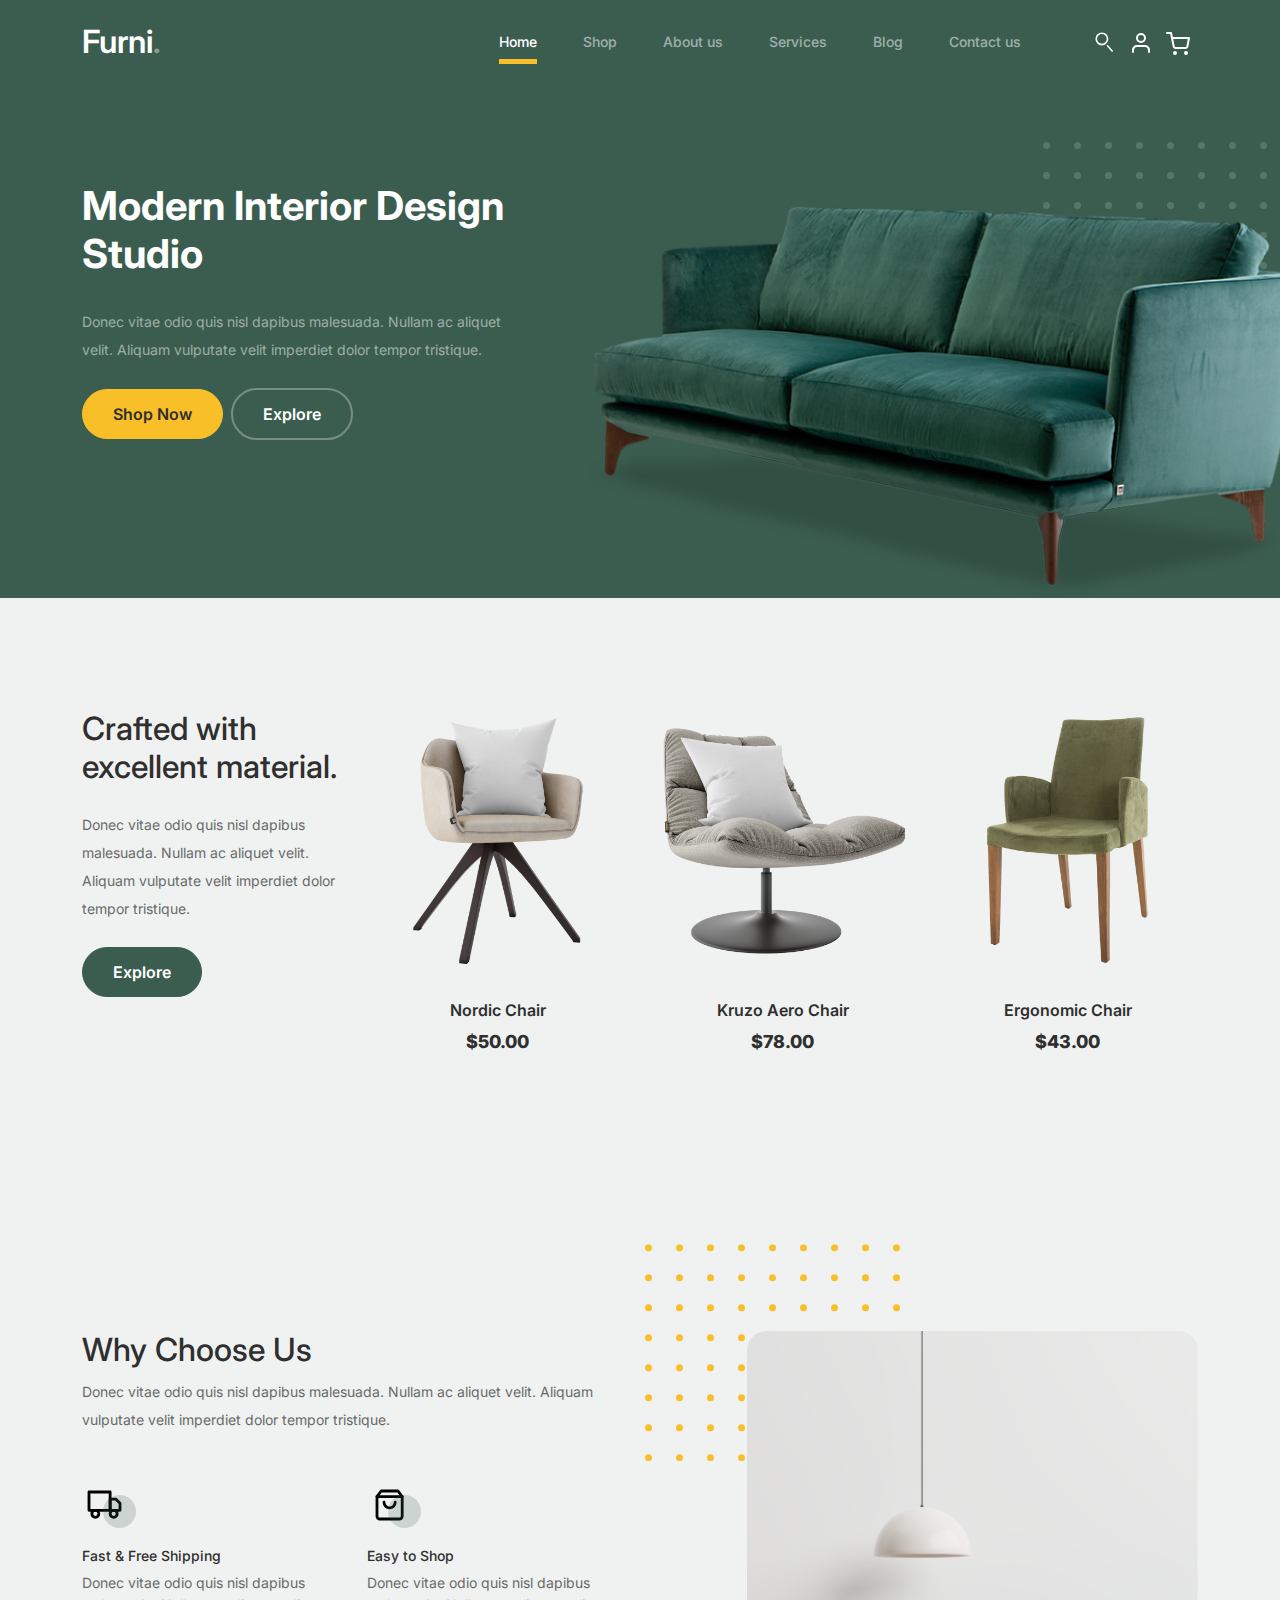
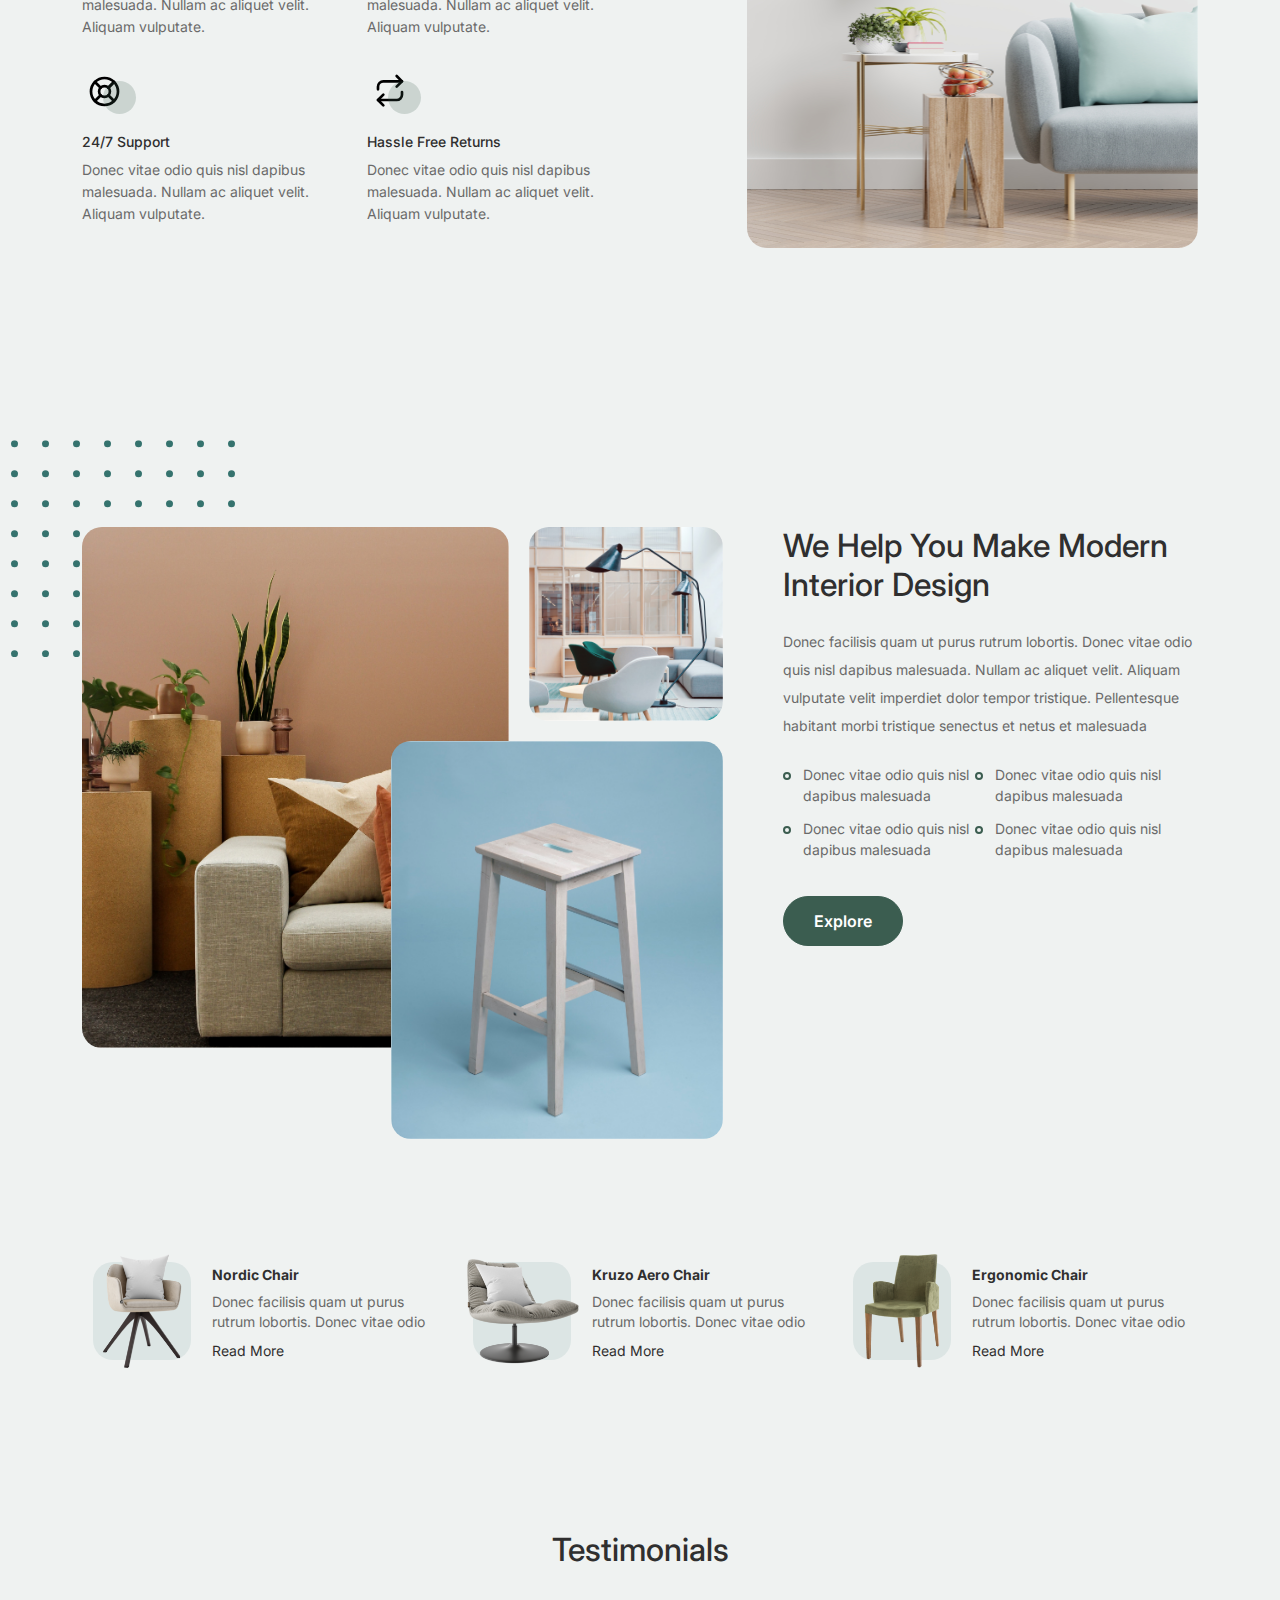
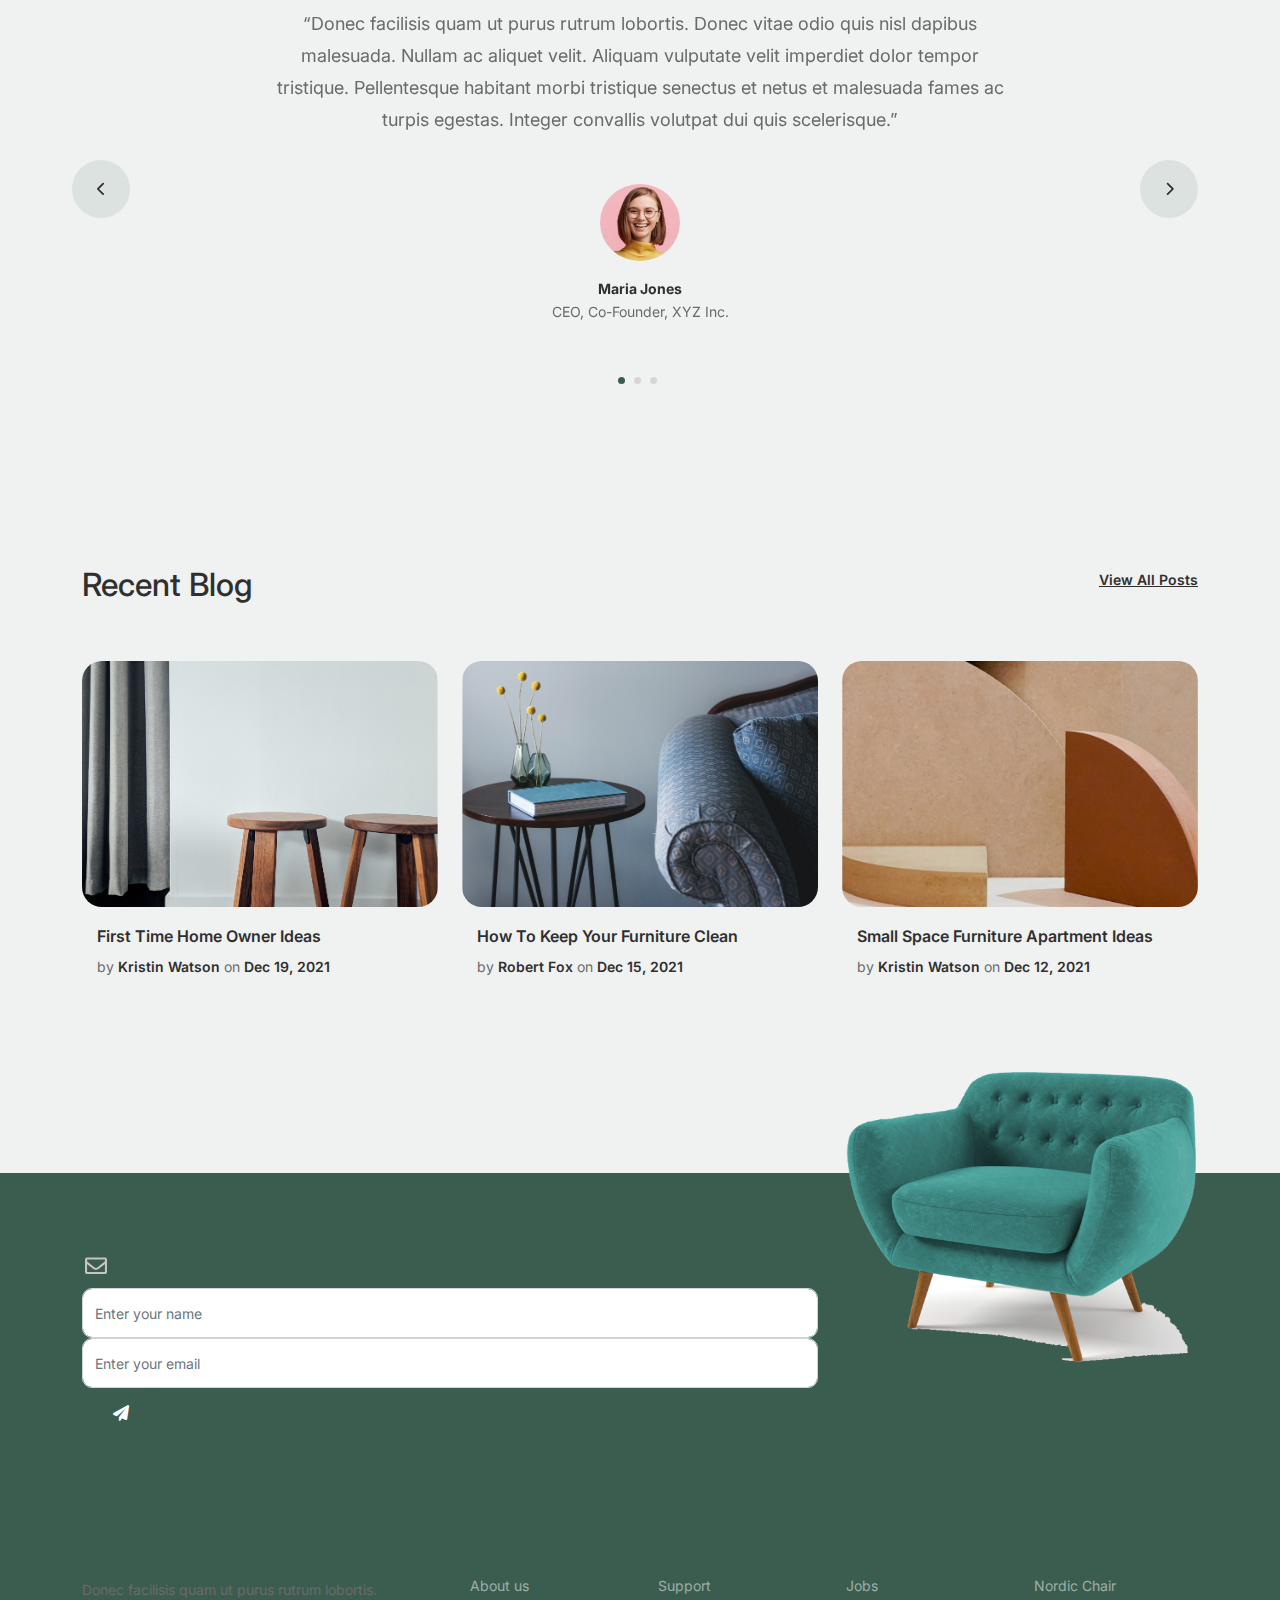
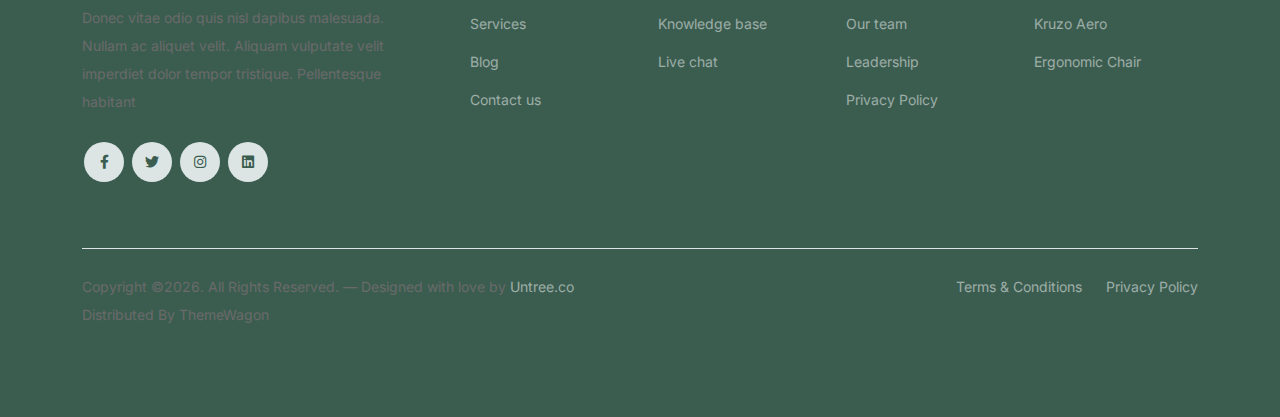
<file: index.html>
<!-- /*
* Bootstrap 5
* Template Name: Furni
* Template Author: Untree.co
* Template URI: https://untree.co/
* License: https://creativecommons.org/licenses/by/3.0/
*/ -->
<!doctype html>
<html lang="en">
<head>
  <meta charset="utf-8">
  <meta name="viewport" content="width=device-width, initial-scale=1, shrink-to-fit=no">
  <meta name="author" content="Untree.co">
  <link rel="shortcut icon" href="favicon.png">

  <meta name="description" content="" />
  <meta name="keywords" content="bootstrap, bootstrap4" />

		<!-- Bootstrap CSS -->
		<link href="css/bootstrap.min.css" rel="stylesheet">
		<link href="https://cdnjs.cloudflare.com/ajax/libs/font-awesome/6.0.0-beta3/css/all.min.css" rel="stylesheet">
		<link href="css/tiny-slider.css" rel="stylesheet">
		<link href="css/style.css" rel="stylesheet">
		<title>Furni Free Bootstrap 5 Template for Furniture and Interior Design Websites by Untree.co </title>
	</head>

	<body>

		<!-- Start Header/Navigation -->
		<nav class="custom-navbar navbar navbar navbar-expand-md navbar-dark bg-dark" arial-label="Furni navigation bar">

			<div class="container">
				<a class="navbar-brand" href="index.html">Furni<span>.</span></a>

				<button class="navbar-toggler" type="button" data-bs-toggle="collapse" data-bs-target="#navbarsFurni" aria-controls="navbarsFurni" aria-expanded="false" aria-label="Toggle navigation">
					<span class="navbar-toggler-icon"></span>
				</button>

				<div class="collapse navbar-collapse" id="navbarsFurni">
					<ul class="custom-navbar-nav navbar-nav ms-auto mb-2 mb-md-0">
						<li class="nav-item active">
							<a class="nav-link" href="index.html">Home</a>
						</li>
						<li><a class="nav-link" href="shop.html">Shop</a></li>
						<li><a class="nav-link" href="about.html">About us</a></li>
						<li><a class="nav-link" href="services.html">Services</a></li>
						<li><a class="nav-link" href="blog.html">Blog</a></li>
						<li><a class="nav-link" href="contact.html">Contact us</a></li>
					</ul>

					<ul class="custom-navbar-cta navbar-nav mb-2 mb-md-0 ms-5">
						<div class="search-interface"></div>
							<img class="search" src="/images/search.svg" alt="search">
							<div class="shadow-interface">
								<form action="/shop.html">
							</div>
						<li><a class="nav-link" href="/login.html"><img src="images/user.svg"></a></li>
						<li><a class="nav-link" href="cart.html"><img src="images/cart.svg"></a></li>
					</ul>
				</div>
			</div>
				
		</nav>
		<!-- End Header/Navigation -->

		<!-- Start Hero Section -->
			<div class="hero">
				<div class="container">
					<div class="row justify-content-between">
						<div class="col-lg-5">
							<div class="intro-excerpt">
								<h1>Modern Interior <span clsas="d-block">Design Studio</span></h1>
								<p class="mb-4">Donec vitae odio quis nisl dapibus malesuada. Nullam ac aliquet velit. Aliquam vulputate velit imperdiet dolor tempor tristique.</p>
								<p><a href="/shop.html" class="btn btn-secondary me-2">Shop Now</a><a href="#" class="btn btn-white-outline">Explore</a></p>
							</div>
						</div>
						<div class="col-lg-7">
							<div class="hero-img-wrap">
								<img src="images/couch.png" class="img-fluid">
							</div>
						</div>
					</div>
				</div>
			</div>
		<!-- End Hero Section -->

		<!-- Start Product Section -->
		<div class="product-section">
			<div class="container">
				<div class="row">

					<!-- Start Column 1 -->
					<div class="col-md-12 col-lg-3 mb-5 mb-lg-0">
						<h2 class="mb-4 section-title">Crafted with excellent material.</h2>
						<p class="mb-4">Donec vitae odio quis nisl dapibus malesuada. Nullam ac aliquet velit. Aliquam vulputate velit imperdiet dolor tempor tristique. </p>
						<p><a href="shop.html" class="btn">Explore</a></p>
					</div> 
					<!-- End Column 1 -->

					<!-- Start Column 2 -->
					<div class="col-12 col-md-4 col-lg-3 mb-5 mb-md-0">
						<a class="product-item" href="cart.html">
							<img src="images/product-1.png" class="img-fluid product-thumbnail">
							<h3 class="product-title">Nordic Chair</h3>
							<strong class="product-price">$50.00</strong>

							<span class="icon-cross">
								<img src="images/cross.svg" class="img-fluid">
							</span>
						</a>
					</div> 
					<!-- End Column 2 -->

					<!-- Start Column 3 -->
					<div class="col-12 col-md-4 col-lg-3 mb-5 mb-md-0">
						<a class="product-item" href="cart.html">
							<img src="images/product-2.png" class="img-fluid product-thumbnail">
							<h3 class="product-title">Kruzo Aero Chair</h3>
							<strong class="product-price">$78.00</strong>

							<span class="icon-cross">
								<img src="images/cross.svg" class="img-fluid">
							</span>
						</a>
					</div>
					<!-- End Column 3 -->

					<!-- Start Column 4 -->
					<div class="col-12 col-md-4 col-lg-3 mb-5 mb-md-0">
						<a class="product-item" href="cart.html">
							<img src="images/product-3.png" class="img-fluid product-thumbnail">
							<h3 class="product-title">Ergonomic Chair</h3>
							<strong class="product-price">$43.00</strong>

							<span class="icon-cross">
								<img src="images/cross.svg" class="img-fluid">
							</span>
						</a>
					</div>
					<!-- End Column 4 -->

				</div>
			</div>
		</div>
		<!-- End Product Section -->

		<!-- Start Why Choose Us Section -->
		<div class="why-choose-section">
			<div class="container">
				<div class="row justify-content-between">
					<div class="col-lg-6">
						<h2 class="section-title">Why Choose Us</h2>
						<p>Donec vitae odio quis nisl dapibus malesuada. Nullam ac aliquet velit. Aliquam vulputate velit imperdiet dolor tempor tristique.</p>

						<div class="row my-5">
							<div class="col-6 col-md-6">
								<div class="feature">
									<div class="icon">
										<img src="images/truck.svg" alt="Image" class="imf-fluid">
									</div>
									<h3>Fast &amp; Free Shipping</h3>
									<p>Donec vitae odio quis nisl dapibus malesuada. Nullam ac aliquet velit. Aliquam vulputate.</p>
								</div>
							</div>

							<div class="col-6 col-md-6">
								<div class="feature">
									<div class="icon">
										<img src="images/bag.svg" alt="Image" class="imf-fluid">
									</div>
									<h3>Easy to Shop</h3>
									<p>Donec vitae odio quis nisl dapibus malesuada. Nullam ac aliquet velit. Aliquam vulputate.</p>
								</div>
							</div>

							<div class="col-6 col-md-6">
								<div class="feature">
									<div class="icon">
										<img src="images/support.svg" alt="Image" class="imf-fluid">
									</div>
									<h3>24/7 Support</h3>
									<p>Donec vitae odio quis nisl dapibus malesuada. Nullam ac aliquet velit. Aliquam vulputate.</p>
								</div>
							</div>

							<div class="col-6 col-md-6">
								<div class="feature">
									<div class="icon">
										<img src="images/return.svg" alt="Image" class="imf-fluid">
									</div>
									<h3>Hassle Free Returns</h3>
									<p>Donec vitae odio quis nisl dapibus malesuada. Nullam ac aliquet velit. Aliquam vulputate.</p>
								</div>
							</div>

						</div>
					</div>

					<div class="col-lg-5">
						<div class="img-wrap">
							<img src="images/why-choose-us-img.jpg" alt="Image" class="img-fluid">
						</div>
					</div>

				</div>
			</div>
		</div>
		<!-- End Why Choose Us Section -->

		<!-- Start We Help Section -->
		<div class="we-help-section">
			<div class="container">
				<div class="row justify-content-between">
					<div class="col-lg-7 mb-5 mb-lg-0">
						<div class="imgs-grid">
							<div class="grid grid-1"><img src="images/img-grid-1.jpg" alt="Untree.co"></div>
							<div class="grid grid-2"><img src="images/img-grid-2.jpg" alt="Untree.co"></div>
							<div class="grid grid-3"><img src="images/img-grid-3.jpg" alt="Untree.co"></div>
						</div>
					</div>
					<div class="col-lg-5 ps-lg-5">
						<h2 class="section-title mb-4">We Help You Make Modern Interior Design</h2>
						<p>Donec facilisis quam ut purus rutrum lobortis. Donec vitae odio quis nisl dapibus malesuada. Nullam ac aliquet velit. Aliquam vulputate velit imperdiet dolor tempor tristique. Pellentesque habitant morbi tristique senectus et netus et malesuada</p>

						<ul class="list-unstyled custom-list my-4">
							<li>Donec vitae odio quis nisl dapibus malesuada</li>
							<li>Donec vitae odio quis nisl dapibus malesuada</li>
							<li>Donec vitae odio quis nisl dapibus malesuada</li>
							<li>Donec vitae odio quis nisl dapibus malesuada</li>
						</ul>
						<p><a herf="#" class="btn">Explore</a></p>
					</div>
				</div>
			</div>
		</div>
		<!-- End We Help Section -->

		<!-- Start Popular Product -->
		<div class="popular-product">
			<div class="container">
				<div class="row">

					<div class="col-12 col-md-6 col-lg-4 mb-4 mb-lg-0">
						<div class="product-item-sm d-flex">
							<div class="thumbnail">
								<img src="images/product-1.png" alt="Image" class="img-fluid">
							</div>
							<div class="pt-3">
								<h3>Nordic Chair</h3>
								<p>Donec facilisis quam ut purus rutrum lobortis. Donec vitae odio </p>
								<p><a href="#">Read More</a></p>
							</div>
						</div>
					</div>

					<div class="col-12 col-md-6 col-lg-4 mb-4 mb-lg-0">
						<div class="product-item-sm d-flex">
							<div class="thumbnail">
								<img src="images/product-2.png" alt="Image" class="img-fluid">
							</div>
							<div class="pt-3">
								<h3>Kruzo Aero Chair</h3>
								<p>Donec facilisis quam ut purus rutrum lobortis. Donec vitae odio </p>
								<p><a href="#">Read More</a></p>
							</div>
						</div>
					</div>

					<div class="col-12 col-md-6 col-lg-4 mb-4 mb-lg-0">
						<div class="product-item-sm d-flex">
							<div class="thumbnail">
								<img src="images/product-3.png" alt="Image" class="img-fluid">
							</div>
							<div class="pt-3">
								<h3>Ergonomic Chair</h3>
								<p>Donec facilisis quam ut purus rutrum lobortis. Donec vitae odio </p>
								<p><a href="#">Read More</a></p>
							</div>
						</div>
					</div>

				</div>
			</div>
		</div>
		<!-- End Popular Product -->

		<!-- Start Testimonial Slider -->
		<div class="testimonial-section">
			<div class="container">
				<div class="row">
					<div class="col-lg-7 mx-auto text-center">
						<h2 class="section-title">Testimonials</h2>
					</div>
				</div>

				<div class="row justify-content-center">
					<div class="col-lg-12">
						<div class="testimonial-slider-wrap text-center">

							<div id="testimonial-nav">
								<span class="prev" data-controls="prev"><span class="fa fa-chevron-left"></span></span>
								<span class="next" data-controls="next"><span class="fa fa-chevron-right"></span></span>
							</div>

							<div class="testimonial-slider">
								
								<div class="item">
									<div class="row justify-content-center">
										<div class="col-lg-8 mx-auto">

											<div class="testimonial-block text-center">
												<blockquote class="mb-5">
													<p>&ldquo;Donec facilisis quam ut purus rutrum lobortis. Donec vitae odio quis nisl dapibus malesuada. Nullam ac aliquet velit. Aliquam vulputate velit imperdiet dolor tempor tristique. Pellentesque habitant morbi tristique senectus et netus et malesuada fames ac turpis egestas. Integer convallis volutpat dui quis scelerisque.&rdquo;</p>
												</blockquote>

												<div class="author-info">
													<div class="author-pic">
														<img src="images/person-1.png" alt="Maria Jones" class="img-fluid">
													</div>
													<h3 class="font-weight-bold">Maria Jones</h3>
													<span class="position d-block mb-3">CEO, Co-Founder, XYZ Inc.</span>
												</div>
											</div>

										</div>
									</div>
								</div> 
								<!-- END item -->

								<div class="item">
									<div class="row justify-content-center">
										<div class="col-lg-8 mx-auto">

											<div class="testimonial-block text-center">
												<blockquote class="mb-5">
													<p>&ldquo;Donec facilisis quam ut purus rutrum lobortis. Donec vitae odio quis nisl dapibus malesuada. Nullam ac aliquet velit. Aliquam vulputate velit imperdiet dolor tempor tristique. Pellentesque habitant morbi tristique senectus et netus et malesuada fames ac turpis egestas. Integer convallis volutpat dui quis scelerisque.&rdquo;</p>
												</blockquote>

												<div class="author-info">
													<div class="author-pic">
														<img src="images/person-1.png" alt="Maria Jones" class="img-fluid">
													</div>
													<h3 class="font-weight-bold">Maria Jones</h3>
													<span class="position d-block mb-3">CEO, Co-Founder, XYZ Inc.</span>
												</div>
											</div>

										</div>
									</div>
								</div> 
								<!-- END item -->

								<div class="item">
									<div class="row justify-content-center">
										<div class="col-lg-8 mx-auto">

											<div class="testimonial-block text-center">
												<blockquote class="mb-5">
													<p>&ldquo;Donec facilisis quam ut purus rutrum lobortis. Donec vitae odio quis nisl dapibus malesuada. Nullam ac aliquet velit. Aliquam vulputate velit imperdiet dolor tempor tristique. Pellentesque habitant morbi tristique senectus et netus et malesuada fames ac turpis egestas. Integer convallis volutpat dui quis scelerisque.&rdquo;</p>
												</blockquote>

												<div class="author-info">
													<div class="author-pic">
														<img src="images/person-1.png" alt="Maria Jones" class="img-fluid">
													</div>
													<h3 class="font-weight-bold">Maria Jones</h3>
													<span class="position d-block mb-3">CEO, Co-Founder, XYZ Inc.</span>
												</div>
											</div>

										</div>
									</div>
								</div> 
								<!-- END item -->

							</div>

						</div>
					</div>
				</div>
			</div>
		</div>
		<!-- End Testimonial Slider -->

		<!-- Start Blog Section -->
		<div class="blog-section">
			<div class="container">
				<div class="row mb-5">
					<div class="col-md-6">
						<h2 class="section-title">Recent Blog</h2>
					</div>
					<div class="col-md-6 text-start text-md-end">
						<a href="#" class="more">View All Posts</a>
					</div>
				</div>

				<div class="row">

					<div class="col-12 col-sm-6 col-md-4 mb-4 mb-md-0">
						<div class="post-entry">
							<a href="#" class="post-thumbnail"><img src="images/post-1.jpg" alt="Image" class="img-fluid"></a>
							<div class="post-content-entry">
								<h3><a href="#">First Time Home Owner Ideas</a></h3>
								<div class="meta">
									<span>by <a href="#">Kristin Watson</a></span> <span>on <a href="#">Dec 19, 2021</a></span>
								</div>
							</div>
						</div>
					</div>

					<div class="col-12 col-sm-6 col-md-4 mb-4 mb-md-0">
						<div class="post-entry">
							<a href="#" class="post-thumbnail"><img src="images/post-2.jpg" alt="Image" class="img-fluid"></a>
							<div class="post-content-entry">
								<h3><a href="#">How To Keep Your Furniture Clean</a></h3>
								<div class="meta">
									<span>by <a href="#">Robert Fox</a></span> <span>on <a href="#">Dec 15, 2021</a></span>
								</div>
							</div>
						</div>
					</div>

					<div class="col-12 col-sm-6 col-md-4 mb-4 mb-md-0">
						<div class="post-entry">
							<a href="#" class="post-thumbnail"><img src="images/post-3.jpg" alt="Image" class="img-fluid"></a>
							<div class="post-content-entry">
								<h3><a href="#">Small Space Furniture Apartment Ideas</a></h3>
								<div class="meta">
									<span>by <a href="#">Kristin Watson</a></span> <span>on <a href="#">Dec 12, 2021</a></span>
								</div>
							</div>
						</div>
					</div>

				</div>
			</div>
		</div>
		<!-- End Blog Section -->	

		<!-- Start Footer Section -->
		<footer class="footer-section">
			<div class="container relative">
				<div class="sofa-img">
					<img src="images/sofa.png" alt="Image" class="img-fluid">
				</div>
				<div class="row">
					<div class="col-lg-8">
						<div class="subscription-form">
							<h3 class="d-flex align-items-center"><span class="me-1"><img src="images/envelope-outline.svg" alt="Image" class="img-fluid"></span><span>Subscribe to Newsletter</span></h3>
							<form action="#" class="row g-3">
								<div class="col-auto">
									<input type="text" class="form-control" placeholder="Enter your name">
								</div>
								<div class="col-auto">
									<input type="email" class="form-control" placeholder="Enter your email">
								</div>
								<div class="col-auto">
									<button class="btn btn-primary">
										<span class="fa fa-paper-plane"></span>
									</button>
								</div>
							</form>

						</div>
					</div>
				</div>

				<div class="row g-5 mb-5">
					<div class="col-lg-4">
						<div class="mb-4 footer-logo-wrap"><a href="#" class="footer-logo">Furni<span>.</span></a></div>
						<p class="mb-4">Donec facilisis quam ut purus rutrum lobortis. Donec vitae odio quis nisl dapibus malesuada. Nullam ac aliquet velit. Aliquam vulputate velit imperdiet dolor tempor tristique. Pellentesque habitant</p>

						<ul class="list-unstyled custom-social">
							<li><a href="https://www.facebook.com/?locale=zh_TW"><span class="fa fa-brands fa-facebook-f"></span></a></li>
							<li><a href="https://twitter.com/i/flow/login"><span class="fa fa-brands fa-twitter"></span></a></li>
							<li><a href="https://www.instagram.com/"><span class="fa fa-brands fa-instagram"></span></a></li>
							<li><a href="https://tw.linkedin.com/"><span class="fa fa-brands fa-linkedin"></span></a></li>
						</ul>
					</div>

					<div class="col-lg-8">
						<div class="row links-wrap">
							<div class="col-6 col-sm-6 col-md-3">
								<ul class="list-unstyled">
									<li><a href="http://127.0.0.1:5500/about.html">About us</a></li>
									<li><a href="http://127.0.0.1:5500/services.html">Services</a></li>
									<li><a href="http://127.0.0.1:5500/blog.html">Blog</a></li>
									<li><a href="/contact.html">Contact us</a></li>
								</ul>
							</div>

							<div class="col-6 col-sm-6 col-md-3">
								<ul class="list-unstyled">
									<li><a href="/contact.html">Support</a></li>
									<li><a href="#">Knowledge base</a></li>
									<li><a href="#">Live chat</a></li>
								</ul>
							</div>

							<div class="col-6 col-sm-6 col-md-3">
								<ul class="list-unstyled">
									<li><a href="#">Jobs</a></li>
									<li><a href="/ourteam.html">Our team</a></li>
									<li><a href="#">Leadership</a></li>
									<li><a href="#">Privacy Policy</a></li>
								</ul>
							</div>

							<div class="col-6 col-sm-6 col-md-3">
								<ul class="list-unstyled">
									<li><a href="#">Nordic Chair</a></li>
									<li><a href="#">Kruzo Aero</a></li>
									<li><a href="#">Ergonomic Chair</a></li>
								</ul>
							</div>
						</div>
					</div>

				</div>

				<div class="border-top copyright">
					<div class="row pt-4">
						<div class="col-lg-6">
							<p class="mb-2 text-center text-lg-start">Copyright &copy;<script>document.write(new Date().getFullYear());</script>. All Rights Reserved. &mdash; Designed with love by <a href="https://untree.co">Untree.co</a> Distributed By <a hreff="https://themewagon.com">ThemeWagon</a>  <!-- License information: https://untree.co/license/ --></p>
						</div>

						<div class="col-lg-6 text-center text-lg-end">
							<ul class="list-unstyled d-inline-flex ms-auto">
								<li class="me-4"><a href="#">Terms &amp; Conditions</a></li>
								<li><a href="#">Privacy Policy</a></li>
							</ul>
						</div>

					</div>
				</div>

			</div>
		</footer>
		<!-- End Footer Section -->	
		<script src="js/bootstrap.bundle.min.js"></script>
		<script src="js/tiny-slider.js"></script>
		<script src="js/custom.js"></script>
	</body>

</html>
</file>
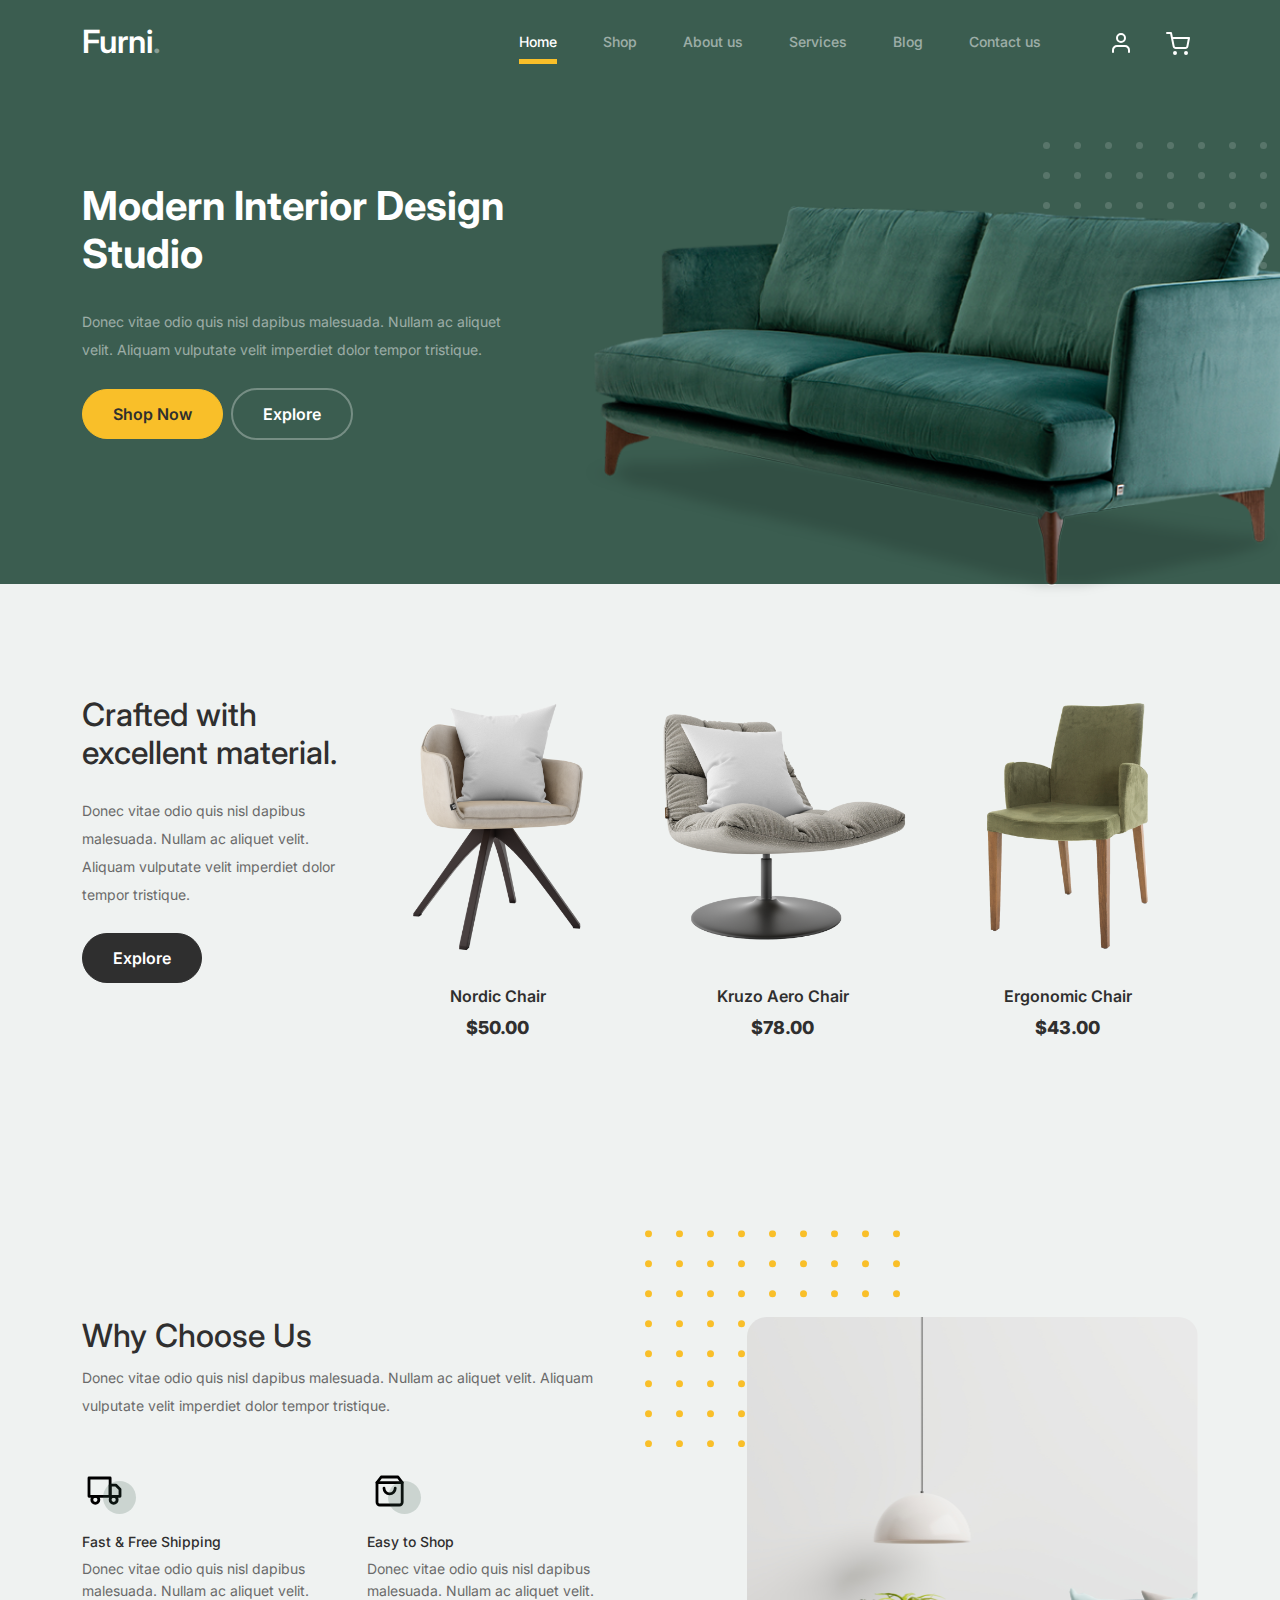
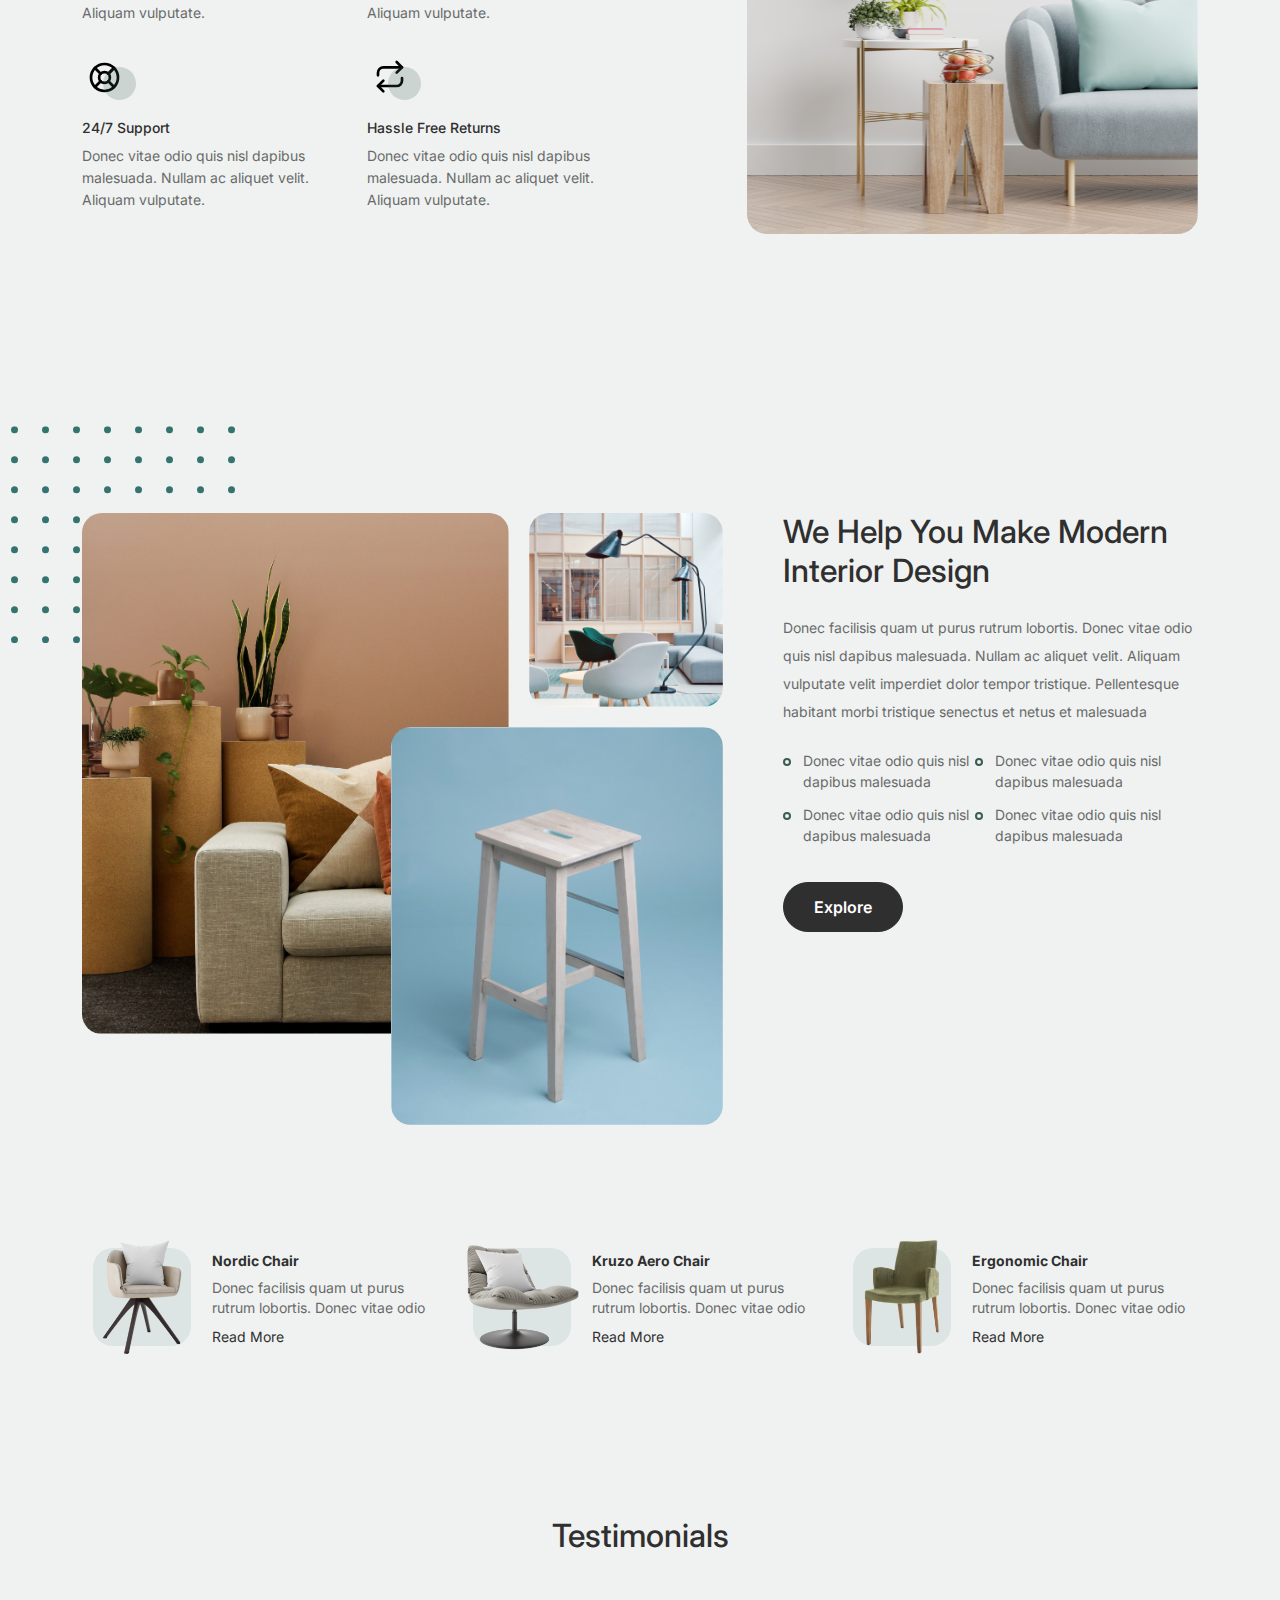
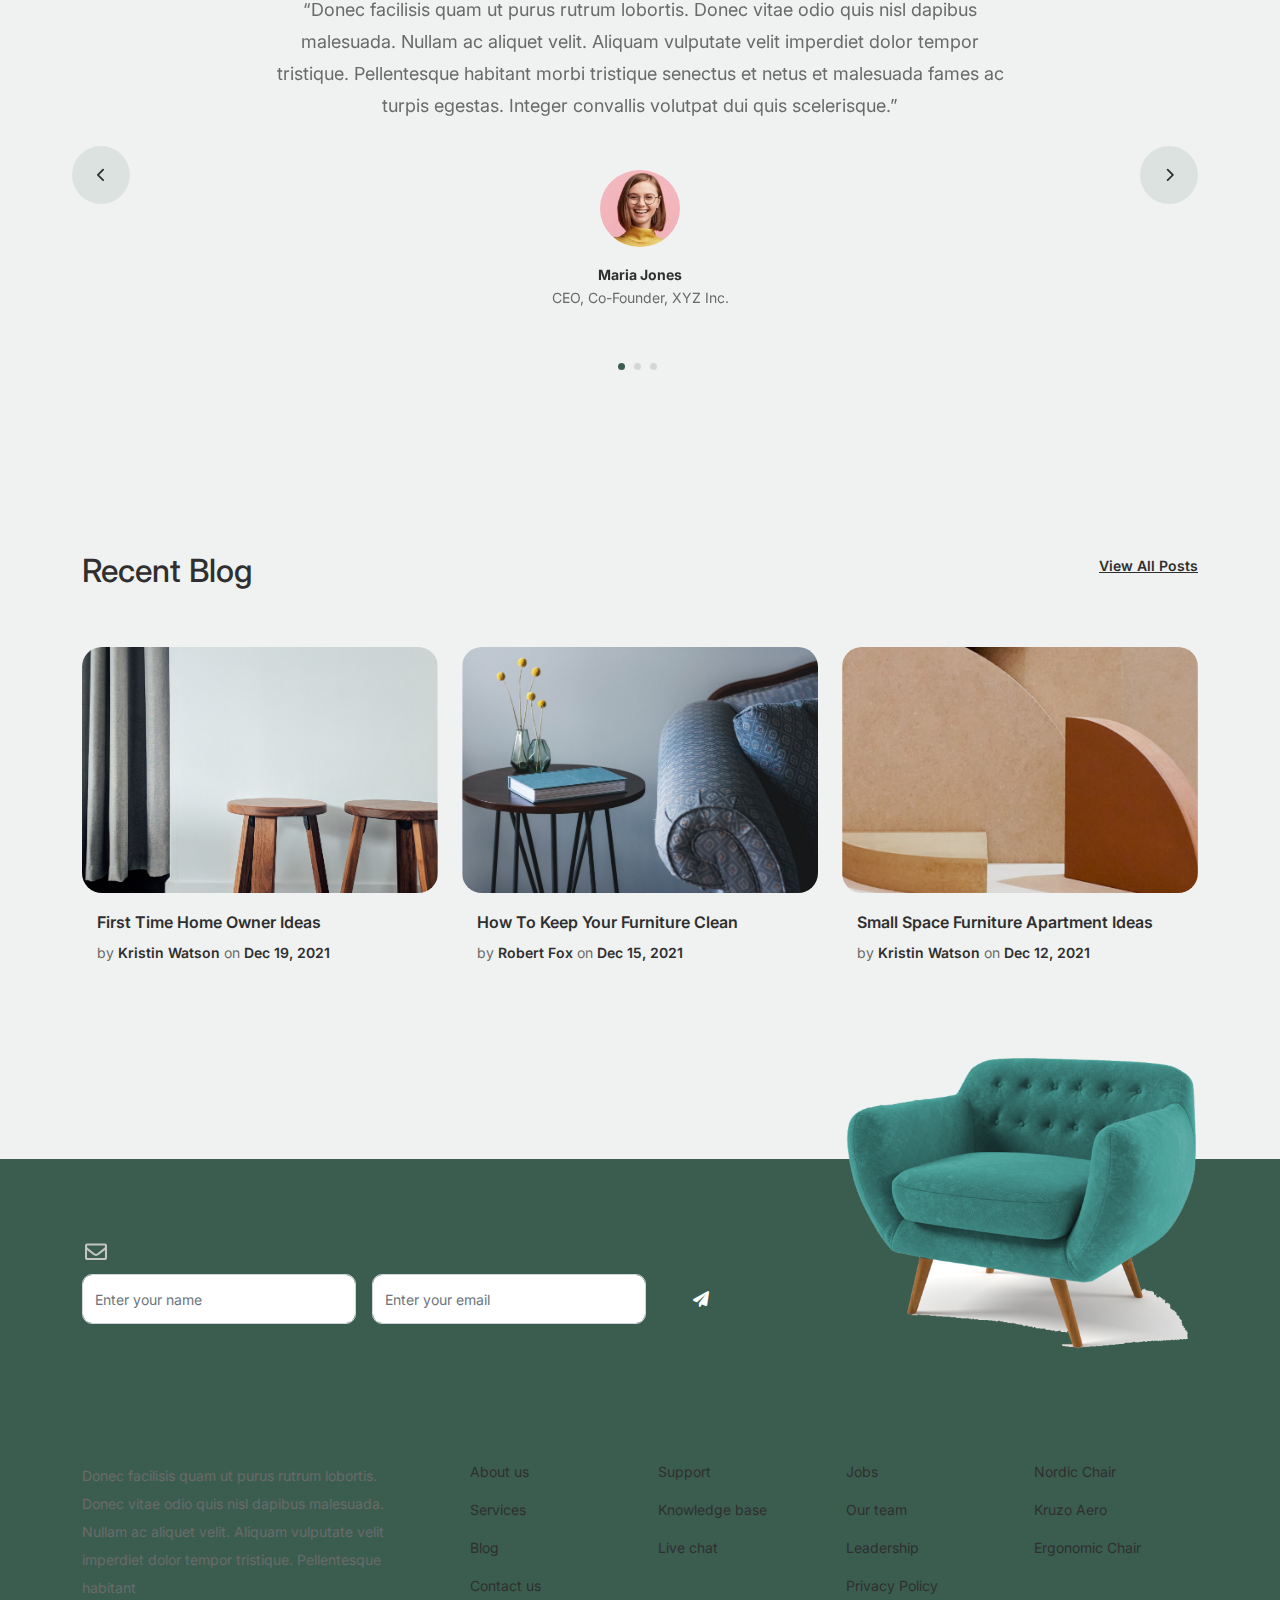
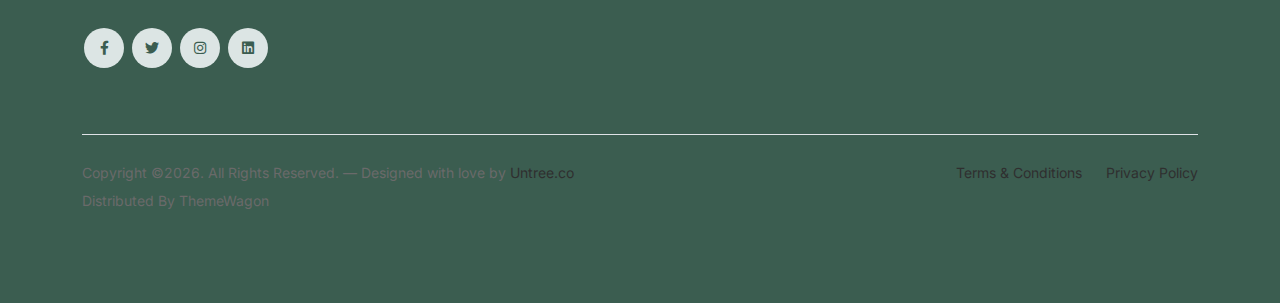
<file: furni-1.0.0/index.html>
<!-- /*
* Bootstrap 5
* Template Name: Furni
* Template Author: Untree.co
* Template URI: https://untree.co/
* License: https://creativecommons.org/licenses/by/3.0/
*/ -->
<!doctype html>
<html lang="en">
<head>
  <meta charset="utf-8">
  <meta name="viewport" content="width=device-width, initial-scale=1, shrink-to-fit=no">
  <meta name="author" content="Untree.co">
  <link rel="shortcut icon" href="favicon.png">

  <meta name="description" content="" />
  <meta name="keywords" content="bootstrap, bootstrap4" />

		<!-- Bootstrap CSS -->
		<link href="css/bootstrap.min.css" rel="stylesheet">
		<link href="https://cdnjs.cloudflare.com/ajax/libs/font-awesome/6.0.0-beta3/css/all.min.css" rel="stylesheet">
		<link href="css/tiny-slider.css" rel="stylesheet">
		<link href="css/style.css" rel="stylesheet">
		<title>Furni Free Bootstrap 5 Template for Furniture and Interior Design Websites by Untree.co </title>
	</head>

	<body>

		<!-- Start Header/Navigation -->
		<nav class="custom-navbar navbar navbar navbar-expand-md navbar-dark bg-dark" arial-label="Furni navigation bar">

			<div class="container">
				<a class="navbar-brand" href="index.html">Furni<span>.</span></a>

				<button class="navbar-toggler" type="button" data-bs-toggle="collapse" data-bs-target="#navbarsFurni" aria-controls="navbarsFurni" aria-expanded="false" aria-label="Toggle navigation">
					<span class="navbar-toggler-icon"></span>
				</button>

				<div class="collapse navbar-collapse" id="navbarsFurni">
					<ul class="custom-navbar-nav navbar-nav ms-auto mb-2 mb-md-0">
						<li class="nav-item active">
							<a class="nav-link" href="index.html">Home</a>
						</li>
						<li><a class="nav-link" href="shop.html">Shop</a></li>
						<li><a class="nav-link" href="about.html">About us</a></li>
						<li><a class="nav-link" href="services.html">Services</a></li>
						<li><a class="nav-link" href="blog.html">Blog</a></li>
						<li><a class="nav-link" href="contact.html">Contact us</a></li>
					</ul>

					<ul class="custom-navbar-cta navbar-nav mb-2 mb-md-0 ms-5">
						<li><a class="nav-link" href="#"><img src="images/user.svg"></a></li>
						<li><a class="nav-link" href="cart.html"><img src="images/cart.svg"></a></li>
					</ul>
				</div>
			</div>
				
		</nav>
		<!-- End Header/Navigation -->

		<!-- Start Hero Section -->
			<div class="hero">
				<div class="container">
					<div class="row justify-content-between">
						<div class="col-lg-5">
							<div class="intro-excerpt">
								<h1>Modern Interior <span clsas="d-block">Design Studio</span></h1>
								<p class="mb-4">Donec vitae odio quis nisl dapibus malesuada. Nullam ac aliquet velit. Aliquam vulputate velit imperdiet dolor tempor tristique.</p>
								<p><a href="" class="btn btn-secondary me-2">Shop Now</a><a href="#" class="btn btn-white-outline">Explore</a></p>
							</div>
						</div>
						<div class="col-lg-7">
							<div class="hero-img-wrap">
								<img src="images/couch.png" class="img-fluid">
							</div>
						</div>
					</div>
				</div>
			</div>
		<!-- End Hero Section -->

		<!-- Start Product Section -->
		<div class="product-section">
			<div class="container">
				<div class="row">

					<!-- Start Column 1 -->
					<div class="col-md-12 col-lg-3 mb-5 mb-lg-0">
						<h2 class="mb-4 section-title">Crafted with excellent material.</h2>
						<p class="mb-4">Donec vitae odio quis nisl dapibus malesuada. Nullam ac aliquet velit. Aliquam vulputate velit imperdiet dolor tempor tristique. </p>
						<p><a href="shop.html" class="btn">Explore</a></p>
					</div> 
					<!-- End Column 1 -->

					<!-- Start Column 2 -->
					<div class="col-12 col-md-4 col-lg-3 mb-5 mb-md-0">
						<a class="product-item" href="cart.html">
							<img src="images/product-1.png" class="img-fluid product-thumbnail">
							<h3 class="product-title">Nordic Chair</h3>
							<strong class="product-price">$50.00</strong>

							<span class="icon-cross">
								<img src="images/cross.svg" class="img-fluid">
							</span>
						</a>
					</div> 
					<!-- End Column 2 -->

					<!-- Start Column 3 -->
					<div class="col-12 col-md-4 col-lg-3 mb-5 mb-md-0">
						<a class="product-item" href="cart.html">
							<img src="images/product-2.png" class="img-fluid product-thumbnail">
							<h3 class="product-title">Kruzo Aero Chair</h3>
							<strong class="product-price">$78.00</strong>

							<span class="icon-cross">
								<img src="images/cross.svg" class="img-fluid">
							</span>
						</a>
					</div>
					<!-- End Column 3 -->

					<!-- Start Column 4 -->
					<div class="col-12 col-md-4 col-lg-3 mb-5 mb-md-0">
						<a class="product-item" href="cart.html">
							<img src="images/product-3.png" class="img-fluid product-thumbnail">
							<h3 class="product-title">Ergonomic Chair</h3>
							<strong class="product-price">$43.00</strong>

							<span class="icon-cross">
								<img src="images/cross.svg" class="img-fluid">
							</span>
						</a>
					</div>
					<!-- End Column 4 -->

				</div>
			</div>
		</div>
		<!-- End Product Section -->

		<!-- Start Why Choose Us Section -->
		<div class="why-choose-section">
			<div class="container">
				<div class="row justify-content-between">
					<div class="col-lg-6">
						<h2 class="section-title">Why Choose Us</h2>
						<p>Donec vitae odio quis nisl dapibus malesuada. Nullam ac aliquet velit. Aliquam vulputate velit imperdiet dolor tempor tristique.</p>

						<div class="row my-5">
							<div class="col-6 col-md-6">
								<div class="feature">
									<div class="icon">
										<img src="images/truck.svg" alt="Image" class="imf-fluid">
									</div>
									<h3>Fast &amp; Free Shipping</h3>
									<p>Donec vitae odio quis nisl dapibus malesuada. Nullam ac aliquet velit. Aliquam vulputate.</p>
								</div>
							</div>

							<div class="col-6 col-md-6">
								<div class="feature">
									<div class="icon">
										<img src="images/bag.svg" alt="Image" class="imf-fluid">
									</div>
									<h3>Easy to Shop</h3>
									<p>Donec vitae odio quis nisl dapibus malesuada. Nullam ac aliquet velit. Aliquam vulputate.</p>
								</div>
							</div>

							<div class="col-6 col-md-6">
								<div class="feature">
									<div class="icon">
										<img src="images/support.svg" alt="Image" class="imf-fluid">
									</div>
									<h3>24/7 Support</h3>
									<p>Donec vitae odio quis nisl dapibus malesuada. Nullam ac aliquet velit. Aliquam vulputate.</p>
								</div>
							</div>

							<div class="col-6 col-md-6">
								<div class="feature">
									<div class="icon">
										<img src="images/return.svg" alt="Image" class="imf-fluid">
									</div>
									<h3>Hassle Free Returns</h3>
									<p>Donec vitae odio quis nisl dapibus malesuada. Nullam ac aliquet velit. Aliquam vulputate.</p>
								</div>
							</div>

						</div>
					</div>

					<div class="col-lg-5">
						<div class="img-wrap">
							<img src="images/why-choose-us-img.jpg" alt="Image" class="img-fluid">
						</div>
					</div>

				</div>
			</div>
		</div>
		<!-- End Why Choose Us Section -->

		<!-- Start We Help Section -->
		<div class="we-help-section">
			<div class="container">
				<div class="row justify-content-between">
					<div class="col-lg-7 mb-5 mb-lg-0">
						<div class="imgs-grid">
							<div class="grid grid-1"><img src="images/img-grid-1.jpg" alt="Untree.co"></div>
							<div class="grid grid-2"><img src="images/img-grid-2.jpg" alt="Untree.co"></div>
							<div class="grid grid-3"><img src="images/img-grid-3.jpg" alt="Untree.co"></div>
						</div>
					</div>
					<div class="col-lg-5 ps-lg-5">
						<h2 class="section-title mb-4">We Help You Make Modern Interior Design</h2>
						<p>Donec facilisis quam ut purus rutrum lobortis. Donec vitae odio quis nisl dapibus malesuada. Nullam ac aliquet velit. Aliquam vulputate velit imperdiet dolor tempor tristique. Pellentesque habitant morbi tristique senectus et netus et malesuada</p>

						<ul class="list-unstyled custom-list my-4">
							<li>Donec vitae odio quis nisl dapibus malesuada</li>
							<li>Donec vitae odio quis nisl dapibus malesuada</li>
							<li>Donec vitae odio quis nisl dapibus malesuada</li>
							<li>Donec vitae odio quis nisl dapibus malesuada</li>
						</ul>
						<p><a herf="#" class="btn">Explore</a></p>
					</div>
				</div>
			</div>
		</div>
		<!-- End We Help Section -->

		<!-- Start Popular Product -->
		<div class="popular-product">
			<div class="container">
				<div class="row">

					<div class="col-12 col-md-6 col-lg-4 mb-4 mb-lg-0">
						<div class="product-item-sm d-flex">
							<div class="thumbnail">
								<img src="images/product-1.png" alt="Image" class="img-fluid">
							</div>
							<div class="pt-3">
								<h3>Nordic Chair</h3>
								<p>Donec facilisis quam ut purus rutrum lobortis. Donec vitae odio </p>
								<p><a href="#">Read More</a></p>
							</div>
						</div>
					</div>

					<div class="col-12 col-md-6 col-lg-4 mb-4 mb-lg-0">
						<div class="product-item-sm d-flex">
							<div class="thumbnail">
								<img src="images/product-2.png" alt="Image" class="img-fluid">
							</div>
							<div class="pt-3">
								<h3>Kruzo Aero Chair</h3>
								<p>Donec facilisis quam ut purus rutrum lobortis. Donec vitae odio </p>
								<p><a href="#">Read More</a></p>
							</div>
						</div>
					</div>

					<div class="col-12 col-md-6 col-lg-4 mb-4 mb-lg-0">
						<div class="product-item-sm d-flex">
							<div class="thumbnail">
								<img src="images/product-3.png" alt="Image" class="img-fluid">
							</div>
							<div class="pt-3">
								<h3>Ergonomic Chair</h3>
								<p>Donec facilisis quam ut purus rutrum lobortis. Donec vitae odio </p>
								<p><a href="#">Read More</a></p>
							</div>
						</div>
					</div>

				</div>
			</div>
		</div>
		<!-- End Popular Product -->

		<!-- Start Testimonial Slider -->
		<div class="testimonial-section">
			<div class="container">
				<div class="row">
					<div class="col-lg-7 mx-auto text-center">
						<h2 class="section-title">Testimonials</h2>
					</div>
				</div>

				<div class="row justify-content-center">
					<div class="col-lg-12">
						<div class="testimonial-slider-wrap text-center">

							<div id="testimonial-nav">
								<span class="prev" data-controls="prev"><span class="fa fa-chevron-left"></span></span>
								<span class="next" data-controls="next"><span class="fa fa-chevron-right"></span></span>
							</div>

							<div class="testimonial-slider">
								
								<div class="item">
									<div class="row justify-content-center">
										<div class="col-lg-8 mx-auto">

											<div class="testimonial-block text-center">
												<blockquote class="mb-5">
													<p>&ldquo;Donec facilisis quam ut purus rutrum lobortis. Donec vitae odio quis nisl dapibus malesuada. Nullam ac aliquet velit. Aliquam vulputate velit imperdiet dolor tempor tristique. Pellentesque habitant morbi tristique senectus et netus et malesuada fames ac turpis egestas. Integer convallis volutpat dui quis scelerisque.&rdquo;</p>
												</blockquote>

												<div class="author-info">
													<div class="author-pic">
														<img src="images/person-1.png" alt="Maria Jones" class="img-fluid">
													</div>
													<h3 class="font-weight-bold">Maria Jones</h3>
													<span class="position d-block mb-3">CEO, Co-Founder, XYZ Inc.</span>
												</div>
											</div>

										</div>
									</div>
								</div> 
								<!-- END item -->

								<div class="item">
									<div class="row justify-content-center">
										<div class="col-lg-8 mx-auto">

											<div class="testimonial-block text-center">
												<blockquote class="mb-5">
													<p>&ldquo;Donec facilisis quam ut purus rutrum lobortis. Donec vitae odio quis nisl dapibus malesuada. Nullam ac aliquet velit. Aliquam vulputate velit imperdiet dolor tempor tristique. Pellentesque habitant morbi tristique senectus et netus et malesuada fames ac turpis egestas. Integer convallis volutpat dui quis scelerisque.&rdquo;</p>
												</blockquote>

												<div class="author-info">
													<div class="author-pic">
														<img src="images/person-1.png" alt="Maria Jones" class="img-fluid">
													</div>
													<h3 class="font-weight-bold">Maria Jones</h3>
													<span class="position d-block mb-3">CEO, Co-Founder, XYZ Inc.</span>
												</div>
											</div>

										</div>
									</div>
								</div> 
								<!-- END item -->

								<div class="item">
									<div class="row justify-content-center">
										<div class="col-lg-8 mx-auto">

											<div class="testimonial-block text-center">
												<blockquote class="mb-5">
													<p>&ldquo;Donec facilisis quam ut purus rutrum lobortis. Donec vitae odio quis nisl dapibus malesuada. Nullam ac aliquet velit. Aliquam vulputate velit imperdiet dolor tempor tristique. Pellentesque habitant morbi tristique senectus et netus et malesuada fames ac turpis egestas. Integer convallis volutpat dui quis scelerisque.&rdquo;</p>
												</blockquote>

												<div class="author-info">
													<div class="author-pic">
														<img src="images/person-1.png" alt="Maria Jones" class="img-fluid">
													</div>
													<h3 class="font-weight-bold">Maria Jones</h3>
													<span class="position d-block mb-3">CEO, Co-Founder, XYZ Inc.</span>
												</div>
											</div>

										</div>
									</div>
								</div> 
								<!-- END item -->

							</div>

						</div>
					</div>
				</div>
			</div>
		</div>
		<!-- End Testimonial Slider -->

		<!-- Start Blog Section -->
		<div class="blog-section">
			<div class="container">
				<div class="row mb-5">
					<div class="col-md-6">
						<h2 class="section-title">Recent Blog</h2>
					</div>
					<div class="col-md-6 text-start text-md-end">
						<a href="#" class="more">View All Posts</a>
					</div>
				</div>

				<div class="row">

					<div class="col-12 col-sm-6 col-md-4 mb-4 mb-md-0">
						<div class="post-entry">
							<a href="#" class="post-thumbnail"><img src="images/post-1.jpg" alt="Image" class="img-fluid"></a>
							<div class="post-content-entry">
								<h3><a href="#">First Time Home Owner Ideas</a></h3>
								<div class="meta">
									<span>by <a href="#">Kristin Watson</a></span> <span>on <a href="#">Dec 19, 2021</a></span>
								</div>
							</div>
						</div>
					</div>

					<div class="col-12 col-sm-6 col-md-4 mb-4 mb-md-0">
						<div class="post-entry">
							<a href="#" class="post-thumbnail"><img src="images/post-2.jpg" alt="Image" class="img-fluid"></a>
							<div class="post-content-entry">
								<h3><a href="#">How To Keep Your Furniture Clean</a></h3>
								<div class="meta">
									<span>by <a href="#">Robert Fox</a></span> <span>on <a href="#">Dec 15, 2021</a></span>
								</div>
							</div>
						</div>
					</div>

					<div class="col-12 col-sm-6 col-md-4 mb-4 mb-md-0">
						<div class="post-entry">
							<a href="#" class="post-thumbnail"><img src="images/post-3.jpg" alt="Image" class="img-fluid"></a>
							<div class="post-content-entry">
								<h3><a href="#">Small Space Furniture Apartment Ideas</a></h3>
								<div class="meta">
									<span>by <a href="#">Kristin Watson</a></span> <span>on <a href="#">Dec 12, 2021</a></span>
								</div>
							</div>
						</div>
					</div>

				</div>
			</div>
		</div>
		<!-- End Blog Section -->	

		<!-- Start Footer Section -->
		<footer class="footer-section">
			<div class="container relative">

				<div class="sofa-img">
					<img src="images/sofa.png" alt="Image" class="img-fluid">
				</div>

				<div class="row">
					<div class="col-lg-8">
						<div class="subscription-form">
							<h3 class="d-flex align-items-center"><span class="me-1"><img src="images/envelope-outline.svg" alt="Image" class="img-fluid"></span><span>Subscribe to Newsletter</span></h3>

							<form action="#" class="row g-3">
								<div class="col-auto">
									<input type="text" class="form-control" placeholder="Enter your name">
								</div>
								<div class="col-auto">
									<input type="email" class="form-control" placeholder="Enter your email">
								</div>
								<div class="col-auto">
									<button class="btn btn-primary">
										<span class="fa fa-paper-plane"></span>
									</button>
								</div>
							</form>

						</div>
					</div>
				</div>

				<div class="row g-5 mb-5">
					<div class="col-lg-4">
						<div class="mb-4 footer-logo-wrap"><a href="#" class="footer-logo">Furni<span>.</span></a></div>
						<p class="mb-4">Donec facilisis quam ut purus rutrum lobortis. Donec vitae odio quis nisl dapibus malesuada. Nullam ac aliquet velit. Aliquam vulputate velit imperdiet dolor tempor tristique. Pellentesque habitant</p>

						<ul class="list-unstyled custom-social">
							<li><a href="#"><span class="fa fa-brands fa-facebook-f"></span></a></li>
							<li><a href="#"><span class="fa fa-brands fa-twitter"></span></a></li>
							<li><a href="#"><span class="fa fa-brands fa-instagram"></span></a></li>
							<li><a href="#"><span class="fa fa-brands fa-linkedin"></span></a></li>
						</ul>
					</div>

					<div class="col-lg-8">
						<div class="row links-wrap">
							<div class="col-6 col-sm-6 col-md-3">
								<ul class="list-unstyled">
									<li><a href="#">About us</a></li>
									<li><a href="#">Services</a></li>
									<li><a href="#">Blog</a></li>
									<li><a href="#">Contact us</a></li>
								</ul>
							</div>

							<div class="col-6 col-sm-6 col-md-3">
								<ul class="list-unstyled">
									<li><a href="#">Support</a></li>
									<li><a href="#">Knowledge base</a></li>
									<li><a href="#">Live chat</a></li>
								</ul>
							</div>

							<div class="col-6 col-sm-6 col-md-3">
								<ul class="list-unstyled">
									<li><a href="#">Jobs</a></li>
									<li><a href="#">Our team</a></li>
									<li><a href="#">Leadership</a></li>
									<li><a href="#">Privacy Policy</a></li>
								</ul>
							</div>

							<div class="col-6 col-sm-6 col-md-3">
								<ul class="list-unstyled">
									<li><a href="#">Nordic Chair</a></li>
									<li><a href="#">Kruzo Aero</a></li>
									<li><a href="#">Ergonomic Chair</a></li>
								</ul>
							</div>
						</div>
					</div>

				</div>

				<div class="border-top copyright">
					<div class="row pt-4">
						<div class="col-lg-6">
							<p class="mb-2 text-center text-lg-start">Copyright &copy;<script>document.write(new Date().getFullYear());</script>. All Rights Reserved. &mdash; Designed with love by <a href="https://untree.co">Untree.co</a> Distributed By <a hreff="https://themewagon.com">ThemeWagon</a>  <!-- License information: https://untree.co/license/ -->
            </p>
						</div>

						<div class="col-lg-6 text-center text-lg-end">
							<ul class="list-unstyled d-inline-flex ms-auto">
								<li class="me-4"><a href="#">Terms &amp; Conditions</a></li>
								<li><a href="#">Privacy Policy</a></li>
							</ul>
						</div>

					</div>
				</div>

			</div>
		</footer>
		<!-- End Footer Section -->	


		<script src="js/bootstrap.bundle.min.js"></script>
		<script src="js/tiny-slider.js"></script>
		<script src="js/custom.js"></script>
	</body>

</html>
</file>
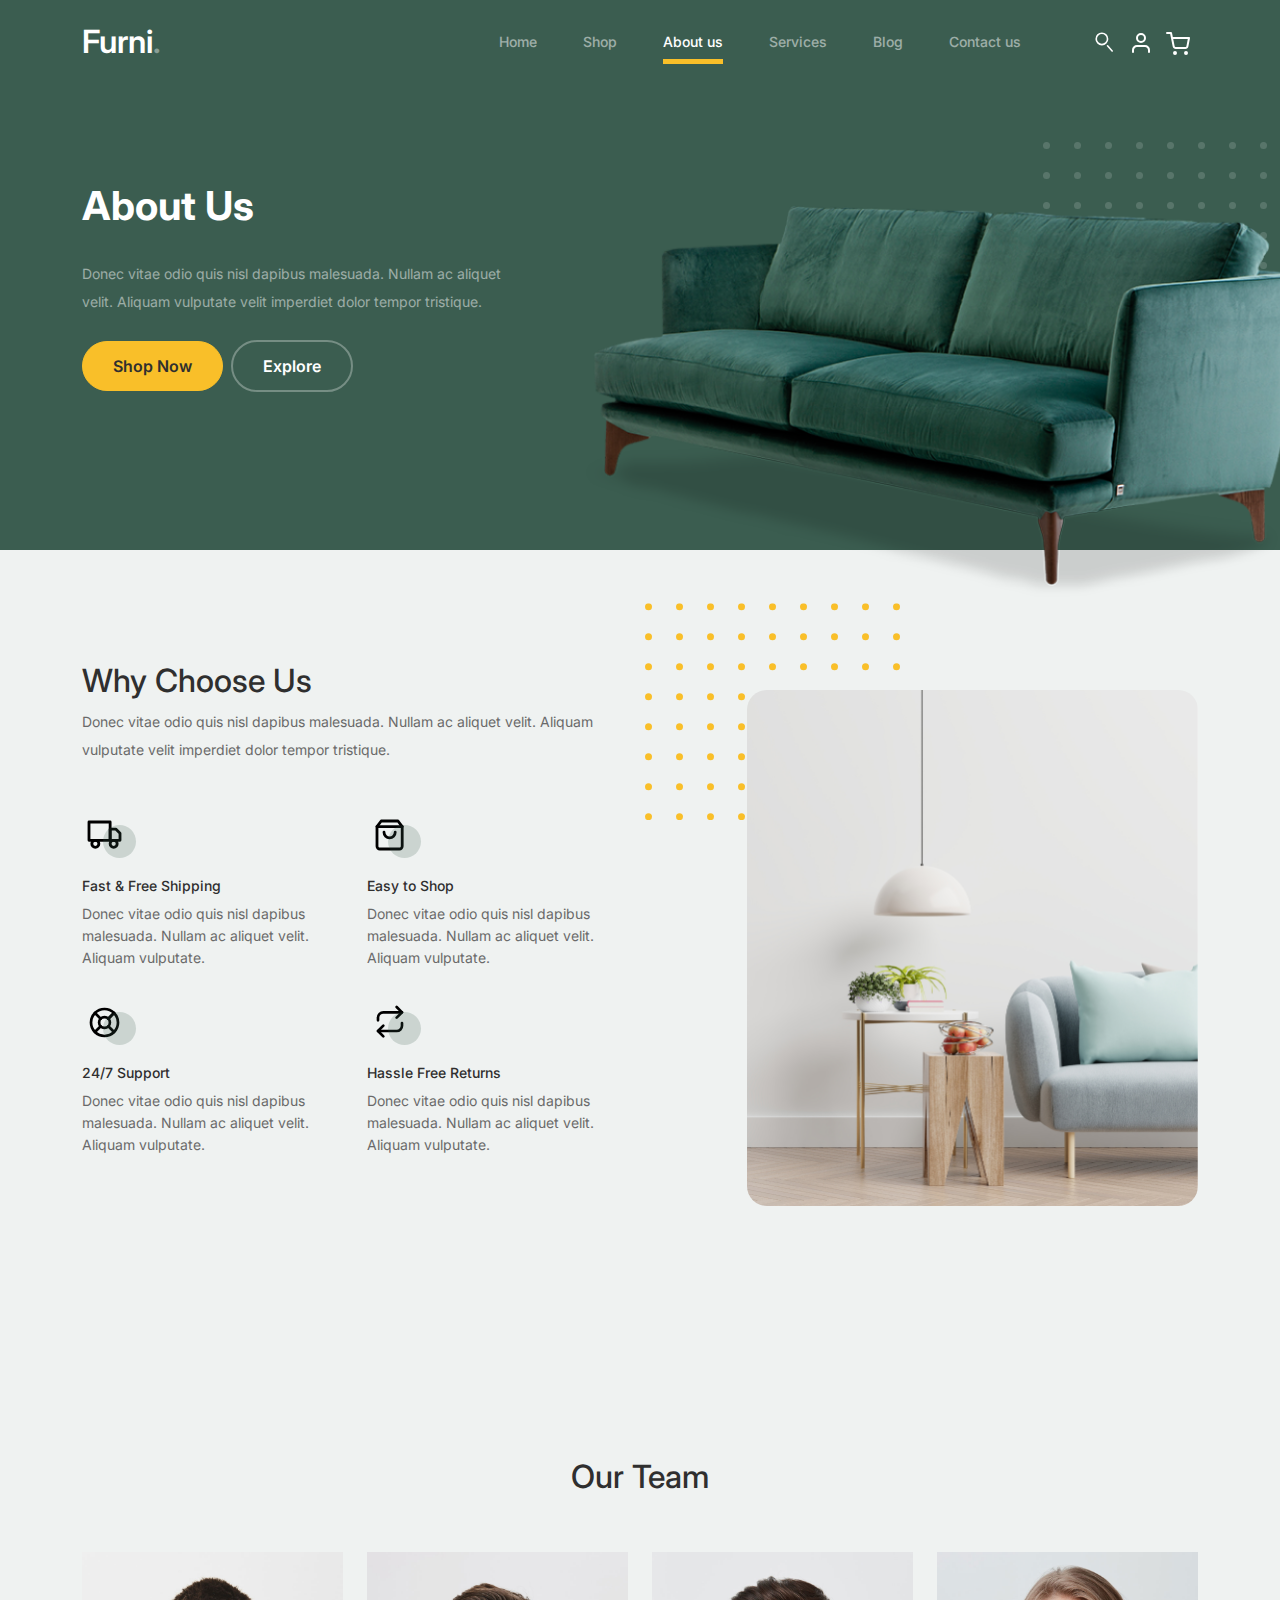
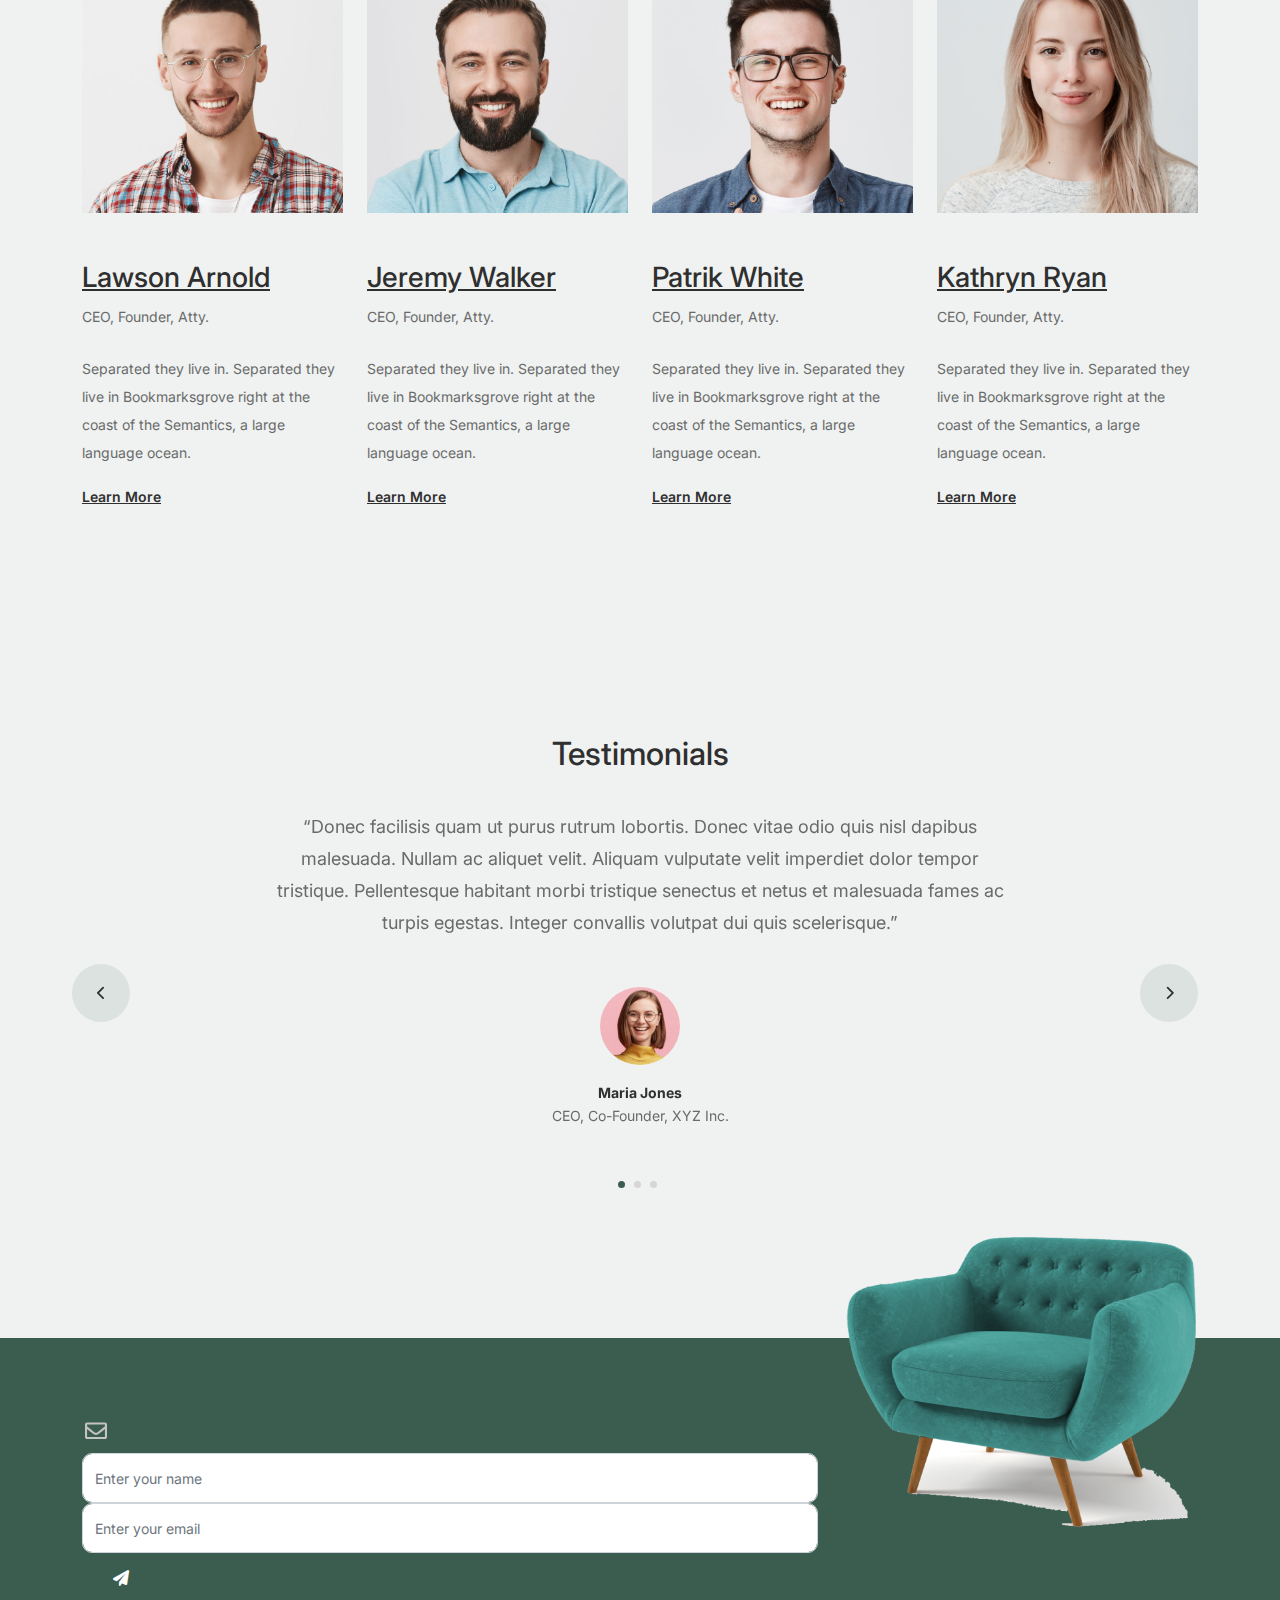
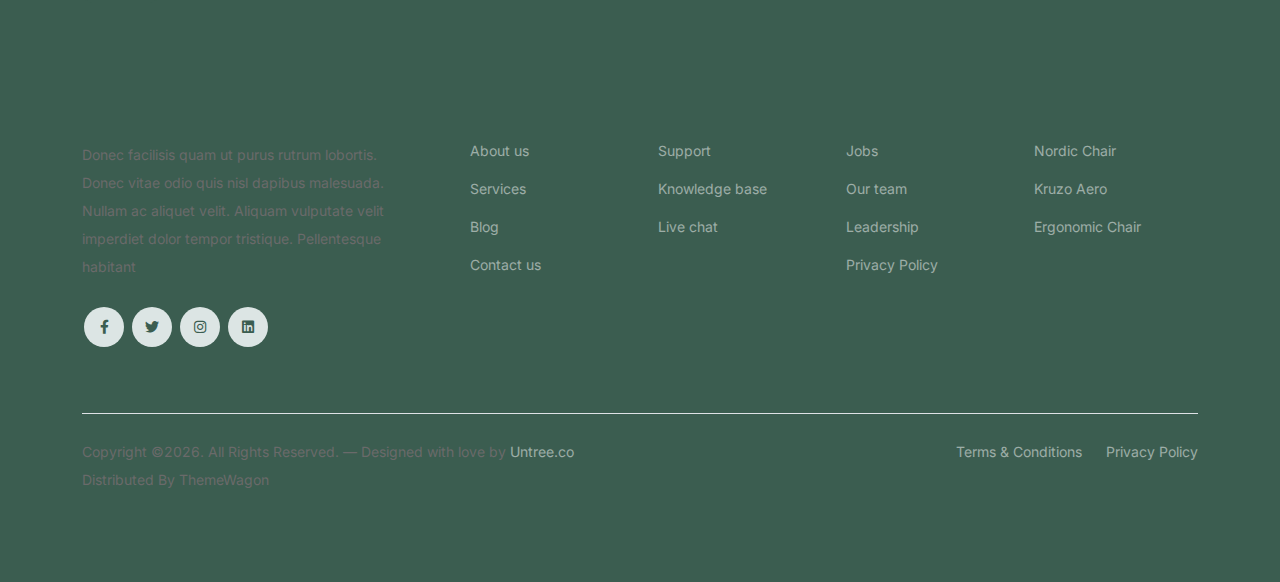
<file: about.html>
<!-- /*
* Bootstrap 5
* Template Name: Furni
* Template Author: Untree.co
* Template URI: https://untree.co/
* License: https://creativecommons.org/licenses/by/3.0/
*/ -->
<!doctype html>
<html lang="en">
<head>
  <meta charset="utf-8">
  <meta name="viewport" content="width=device-width, initial-scale=1, shrink-to-fit=no">
  <meta name="author" content="Untree.co">
  <link rel="shortcut icon" href="favicon.png">

  <meta name="description" content="" />
  <meta name="keywords" content="bootstrap, bootstrap4" />

		<!-- Bootstrap CSS -->
		<link href="css/bootstrap.min.css" rel="stylesheet">
		<link href="https://cdnjs.cloudflare.com/ajax/libs/font-awesome/6.0.0-beta3/css/all.min.css" rel="stylesheet">
		<link href="css/tiny-slider.css" rel="stylesheet">
		<link href="css/style.css" rel="stylesheet">
		<title>Furni Free Bootstrap 5 Template for Furniture and Interior Design Websites by Untree.co </title>
	</head>

	<body>

		<!-- Start Header/Navigation -->
		<nav class="custom-navbar navbar navbar navbar-expand-md navbar-dark bg-dark" arial-label="Furni navigation bar">

			<div class="container">
				<a class="navbar-brand" href="index.html">Furni<span>.</span></a>

				<button class="navbar-toggler" type="button" data-bs-toggle="collapse" data-bs-target="#navbarsFurni" aria-controls="navbarsFurni" aria-expanded="false" aria-label="Toggle navigation">
					<span class="navbar-toggler-icon"></span>
				</button>

				<div class="collapse navbar-collapse" id="navbarsFurni">
					<ul class="custom-navbar-nav navbar-nav ms-auto mb-2 mb-md-0">
						<li class="nav-item ">
							<a class="nav-link" href="index.html">Home</a>
						</li>
						<li><a class="nav-link" href="shop.html">Shop</a></li>
						<li class="active"><a class="nav-link" href="about.html">About us</a></li>
						<li><a class="nav-link" href="services.html">Services</a></li>
						<li><a class="nav-link" href="blog.html">Blog</a></li>
						<li><a class="nav-link" href="contact.html">Contact us</a></li>
					</ul>

					<ul class="custom-navbar-cta navbar-nav mb-2 mb-md-0 ms-5">
						<div class="search-interface"></div>
						<img class="search" src="/images/search.svg" alt="search">
						<div class="shadow-interface">
							<form action="/shop.html">
						</div>
						<li><a class="nav-link" href="/login.html"><img src="images/user.svg"></a></li>
						<li><a class="nav-link" href="cart.html"><img src="images/cart.svg"></a></li>
					</ul>
				</div>
			</div>
				
		</nav>
		<!-- End Header/Navigation -->

		<!-- Start Hero Section -->
			<div class="hero">
				<div class="container">
					<div class="row justify-content-between">
						<div class="col-lg-5">
							<div class="intro-excerpt">
								<h1>About Us</h1>
								<p class="mb-4">Donec vitae odio quis nisl dapibus malesuada. Nullam ac aliquet velit. Aliquam vulputate velit imperdiet dolor tempor tristique.</p>
								<p><a href="/shop.html" class="btn btn-secondary me-2">Shop Now</a><a href="#" class="btn btn-white-outline">Explore</a></p>
							</div>
						</div>
						<div class="col-lg-7">
							<div class="hero-img-wrap">
								<img src="images/couch.png" class="img-fluid">
							</div>
						</div>
					</div>
				</div>
			</div>
		<!-- End Hero Section -->

		

		<!-- Start Why Choose Us Section -->
		<div class="why-choose-section">
			<div class="container">
				<div class="row justify-content-between align-items-center">
					<div class="col-lg-6">
						<h2 class="section-title">Why Choose Us</h2>
						<p>Donec vitae odio quis nisl dapibus malesuada. Nullam ac aliquet velit. Aliquam vulputate velit imperdiet dolor tempor tristique.</p>

						<div class="row my-5">
							<div class="col-6 col-md-6">
								<div class="feature">
									<div class="icon">
										<img src="images/truck.svg" alt="Image" class="imf-fluid">
									</div>
									<h3>Fast &amp; Free Shipping</h3>
									<p>Donec vitae odio quis nisl dapibus malesuada. Nullam ac aliquet velit. Aliquam vulputate.</p>
								</div>
							</div>

							<div class="col-6 col-md-6">
								<div class="feature">
									<div class="icon">
										<img src="images/bag.svg" alt="Image" class="imf-fluid">
									</div>
									<h3>Easy to Shop</h3>
									<p>Donec vitae odio quis nisl dapibus malesuada. Nullam ac aliquet velit. Aliquam vulputate.</p>
								</div>
							</div>

							<div class="col-6 col-md-6">
								<div class="feature">
									<div class="icon">
										<img src="images/support.svg" alt="Image" class="imf-fluid">
									</div>
									<h3>24/7 Support</h3>
									<p>Donec vitae odio quis nisl dapibus malesuada. Nullam ac aliquet velit. Aliquam vulputate.</p>
								</div>
							</div>

							<div class="col-6 col-md-6">
								<div class="feature">
									<div class="icon">
										<img src="images/return.svg" alt="Image" class="imf-fluid">
									</div>
									<h3>Hassle Free Returns</h3>
									<p>Donec vitae odio quis nisl dapibus malesuada. Nullam ac aliquet velit. Aliquam vulputate.</p>
								</div>
							</div>

						</div>
					</div>

					<div class="col-lg-5">
						<div class="img-wrap">
							<img src="images/why-choose-us-img.jpg" alt="Image" class="img-fluid">
						</div>
					</div>

				</div>
			</div>
		</div>
		<!-- End Why Choose Us Section -->

		<!-- Start Team Section -->
		<div class="untree_co-section">
			<div class="container">

				<div class="row mb-5">
					<div class="col-lg-5 mx-auto text-center">
						<h2 class="section-title">Our Team</h2>
					</div>
				</div>

				<div class="row">

					<!-- Start Column 1 -->
					<div class="col-12 col-md-6 col-lg-3 mb-5 mb-md-0">
						<img src="images/person_1.jpg" class="img-fluid mb-5">
						<h3 clas><a href="#"><span class="">Lawson</span> Arnold</a></h3>
            <span class="d-block position mb-4">CEO, Founder, Atty.</span>
            <p>Separated they live in.
            Separated they live in Bookmarksgrove right at the coast of the Semantics, a large language ocean.</p>
            <p class="mb-0"><a href="#" class="more dark">Learn More <span class="icon-arrow_forward"></span></a></p>
					</div> 
					<!-- End Column 1 -->

					<!-- Start Column 2 -->
					<div class="col-12 col-md-6 col-lg-3 mb-5 mb-md-0">
						<img src="images/person_2.jpg" class="img-fluid mb-5">

						<h3 clas><a href="#"><span class="">Jeremy</span> Walker</a></h3>
            <span class="d-block position mb-4">CEO, Founder, Atty.</span>
            <p>Separated they live in.
            Separated they live in Bookmarksgrove right at the coast of the Semantics, a large language ocean.</p>
            <p class="mb-0"><a href="#" class="more dark">Learn More <span class="icon-arrow_forward"></span></a></p>

					</div> 
					<!-- End Column 2 -->

					<!-- Start Column 3 -->
					<div class="col-12 col-md-6 col-lg-3 mb-5 mb-md-0">
						<img src="images/person_3.jpg" class="img-fluid mb-5">
						<h3 clas><a href="#"><span class="">Patrik</span> White</a></h3>
            <span class="d-block position mb-4">CEO, Founder, Atty.</span>
            <p>Separated they live in.
            Separated they live in Bookmarksgrove right at the coast of the Semantics, a large language ocean.</p>
            <p class="mb-0"><a href="#" class="more dark">Learn More <span class="icon-arrow_forward"></span></a></p>
					</div> 
					<!-- End Column 3 -->

					<!-- Start Column 4 -->
					<div class="col-12 col-md-6 col-lg-3 mb-5 mb-md-0">
						<img src="images/person_4.jpg" class="img-fluid mb-5">

						<h3 clas><a href="#"><span class="">Kathryn</span> Ryan</a></h3>
            <span class="d-block position mb-4">CEO, Founder, Atty.</span>
            <p>Separated they live in.
            Separated they live in Bookmarksgrove right at the coast of the Semantics, a large language ocean.</p>
            <p class="mb-0"><a href="#" class="more dark">Learn More <span class="icon-arrow_forward"></span></a></p>

          
					</div> 
					<!-- End Column 4 -->

					

				</div>
			</div>
		</div>
		<!-- End Team Section -->

		

		<!-- Start Testimonial Slider -->
		<div class="testimonial-section before-footer-section">
			<div class="container">
				<div class="row">
					<div class="col-lg-7 mx-auto text-center">
						<h2 class="section-title">Testimonials</h2>
					</div>
				</div>

				<div class="row justify-content-center">
					<div class="col-lg-12">
						<div class="testimonial-slider-wrap text-center">

							<div id="testimonial-nav">
								<span class="prev" data-controls="prev"><span class="fa fa-chevron-left"></span></span>
								<span class="next" data-controls="next"><span class="fa fa-chevron-right"></span></span>
							</div>

							<div class="testimonial-slider">
								
								<div class="item">
									<div class="row justify-content-center">
										<div class="col-lg-8 mx-auto">

											<div class="testimonial-block text-center">
												<blockquote class="mb-5">
													<p>&ldquo;Donec facilisis quam ut purus rutrum lobortis. Donec vitae odio quis nisl dapibus malesuada. Nullam ac aliquet velit. Aliquam vulputate velit imperdiet dolor tempor tristique. Pellentesque habitant morbi tristique senectus et netus et malesuada fames ac turpis egestas. Integer convallis volutpat dui quis scelerisque.&rdquo;</p>
												</blockquote>

												<div class="author-info">
													<div class="author-pic">
														<img src="images/person-1.png" alt="Maria Jones" class="img-fluid">
													</div>
													<h3 class="font-weight-bold">Maria Jones</h3>
													<span class="position d-block mb-3">CEO, Co-Founder, XYZ Inc.</span>
												</div>
											</div>

										</div>
									</div>
								</div> 
								<!-- END item -->

								<div class="item">
									<div class="row justify-content-center">
										<div class="col-lg-8 mx-auto">

											<div class="testimonial-block text-center">
												<blockquote class="mb-5">
													<p>&ldquo;Donec facilisis quam ut purus rutrum lobortis. Donec vitae odio quis nisl dapibus malesuada. Nullam ac aliquet velit. Aliquam vulputate velit imperdiet dolor tempor tristique. Pellentesque habitant morbi tristique senectus et netus et malesuada fames ac turpis egestas. Integer convallis volutpat dui quis scelerisque.&rdquo;</p>
												</blockquote>

												<div class="author-info">
													<div class="author-pic">
														<img src="images/person-1.png" alt="Maria Jones" class="img-fluid">
													</div>
													<h3 class="font-weight-bold">Maria Jones</h3>
													<span class="position d-block mb-3">CEO, Co-Founder, XYZ Inc.</span>
												</div>
											</div>

										</div>
									</div>
								</div> 
								<!-- END item -->

								<div class="item">
									<div class="row justify-content-center">
										<div class="col-lg-8 mx-auto">

											<div class="testimonial-block text-center">
												<blockquote class="mb-5">
													<p>&ldquo;Donec facilisis quam ut purus rutrum lobortis. Donec vitae odio quis nisl dapibus malesuada. Nullam ac aliquet velit. Aliquam vulputate velit imperdiet dolor tempor tristique. Pellentesque habitant morbi tristique senectus et netus et malesuada fames ac turpis egestas. Integer convallis volutpat dui quis scelerisque.&rdquo;</p>
												</blockquote>

												<div class="author-info">
													<div class="author-pic">
														<img src="images/person-1.png" alt="Maria Jones" class="img-fluid">
													</div>
													<h3 class="font-weight-bold">Maria Jones</h3>
													<span class="position d-block mb-3">CEO, Co-Founder, XYZ Inc.</span>
												</div>
											</div>

										</div>
									</div>
								</div> 
								<!-- END item -->

							</div>

						</div>
					</div>
				</div>
			</div>
		</div>
		<!-- End Testimonial Slider -->

		

		<!-- Start Footer Section -->
		<footer class="footer-section">
			<div class="container relative">

				<div class="sofa-img">
					<img src="images/sofa.png" alt="Image" class="img-fluid">
				</div>

				<div class="row">
					<div class="col-lg-8">
						<div class="subscription-form">
							<h3 class="d-flex align-items-center"><span class="me-1"><img src="images/envelope-outline.svg" alt="Image" class="img-fluid"></span><span>Subscribe to Newsletter</span></h3>

							<form action="#" class="row g-3">
								<div class="col-auto">
									<input type="text" class="form-control" placeholder="Enter your name">
								</div>
								<div class="col-auto">
									<input type="email" class="form-control" placeholder="Enter your email">
								</div>
								<div class="col-auto">
									<button class="btn btn-primary">
										<span class="fa fa-paper-plane"></span>
									</button>
								</div>
							</form>

						</div>
					</div>
				</div>

				<div class="row g-5 mb-5">
					<div class="col-lg-4">
						<div class="mb-4 footer-logo-wrap"><a href="#" class="footer-logo">Furni<span>.</span></a></div>
						<p class="mb-4">Donec facilisis quam ut purus rutrum lobortis. Donec vitae odio quis nisl dapibus malesuada. Nullam ac aliquet velit. Aliquam vulputate velit imperdiet dolor tempor tristique. Pellentesque habitant</p>

						<ul class="list-unstyled custom-social">
							<li><a href="https://www.facebook.com/?locale=zh_TW"><span class="fa fa-brands fa-facebook-f"></span></a></li>
							<li><a href="https://twitter.com/i/flow/login"><span class="fa fa-brands fa-twitter"></span></a></li>
							<li><a href="https://www.instagram.com/"><span class="fa fa-brands fa-instagram"></span></a></li>
							<li><a href="https://tw.linkedin.com/"><span class="fa fa-brands fa-linkedin"></span></a></li>
						</ul>
					</div>

					<div class="col-lg-8">
						<div class="row links-wrap">
							<div class="col-6 col-sm-6 col-md-3">
								<ul class="list-unstyled">
									<li><a href="http://127.0.0.1:5500/about.html">About us</a></li>
									<li><a href="http://127.0.0.1:5500/services.html">Services</a></li>
									<li><a href="http://127.0.0.1:5500/blog.html">Blog</a></li>
									<li><a href="/contact.html">Contact us</a></li>
								</ul>
							</div>

							<div class="col-6 col-sm-6 col-md-3">
								<ul class="list-unstyled">
									<li><a href="/contact.html">Support</a></li>
									<li><a href="#">Knowledge base</a></li>
									<li><a href="#">Live chat</a></li>
								</ul>
							</div>

							<div class="col-6 col-sm-6 col-md-3">
								<ul class="list-unstyled">
									<li><a href="#">Jobs</a></li>
									<li><a href="/ourteam.html">Our team</a></li>
									<li><a href="#">Leadership</a></li>
									<li><a href="#">Privacy Policy</a></li>
								</ul>
							</div>

							<div class="col-6 col-sm-6 col-md-3">
								<ul class="list-unstyled">
									<li><a href="#">Nordic Chair</a></li>
									<li><a href="#">Kruzo Aero</a></li>
									<li><a href="#">Ergonomic Chair</a></li>
								</ul>
							</div>
						</div>
					</div>

				</div>

				<div class="border-top copyright">
					<div class="row pt-4">
						<div class="col-lg-6">
							<p class="mb-2 text-center text-lg-start">Copyright &copy;<script>document.write(new Date().getFullYear());</script>. All Rights Reserved. &mdash; Designed with love by <a href="https://untree.co">Untree.co</a> Distributed By <a hreff="https://themewagon.com">ThemeWagon</a>  <!-- License information: https://untree.co/license/ -->
            </p>
						</div>

						<div class="col-lg-6 text-center text-lg-end">
							<ul class="list-unstyled d-inline-flex ms-auto">
								<li class="me-4"><a href="#">Terms &amp; Conditions</a></li>
								<li><a href="#">Privacy Policy</a></li>
							</ul>
						</div>

					</div>
				</div>

			</div>
		</footer>
		<!-- End Footer Section -->	


		<script src="js/bootstrap.bundle.min.js"></script>
		<script src="js/tiny-slider.js"></script>
		<script src="js/custom.js"></script>
	</body>

</html>
</file>
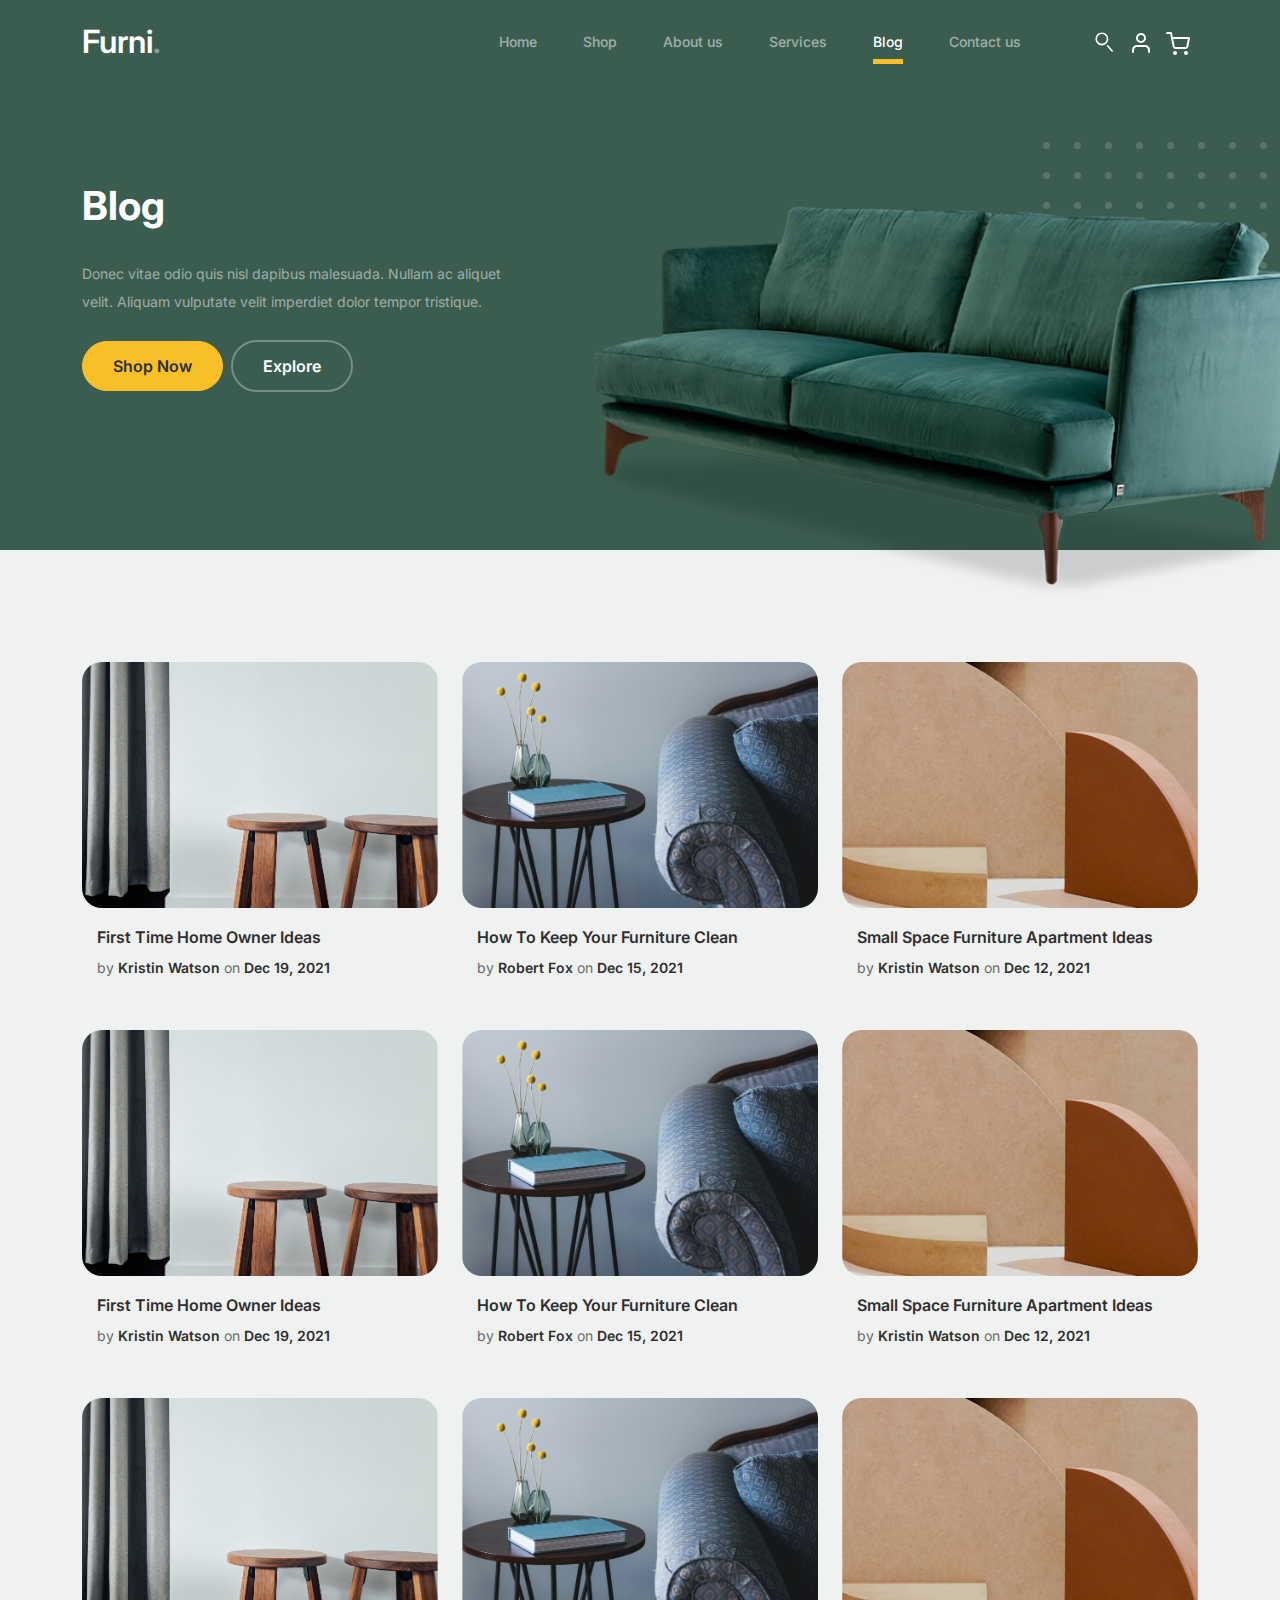
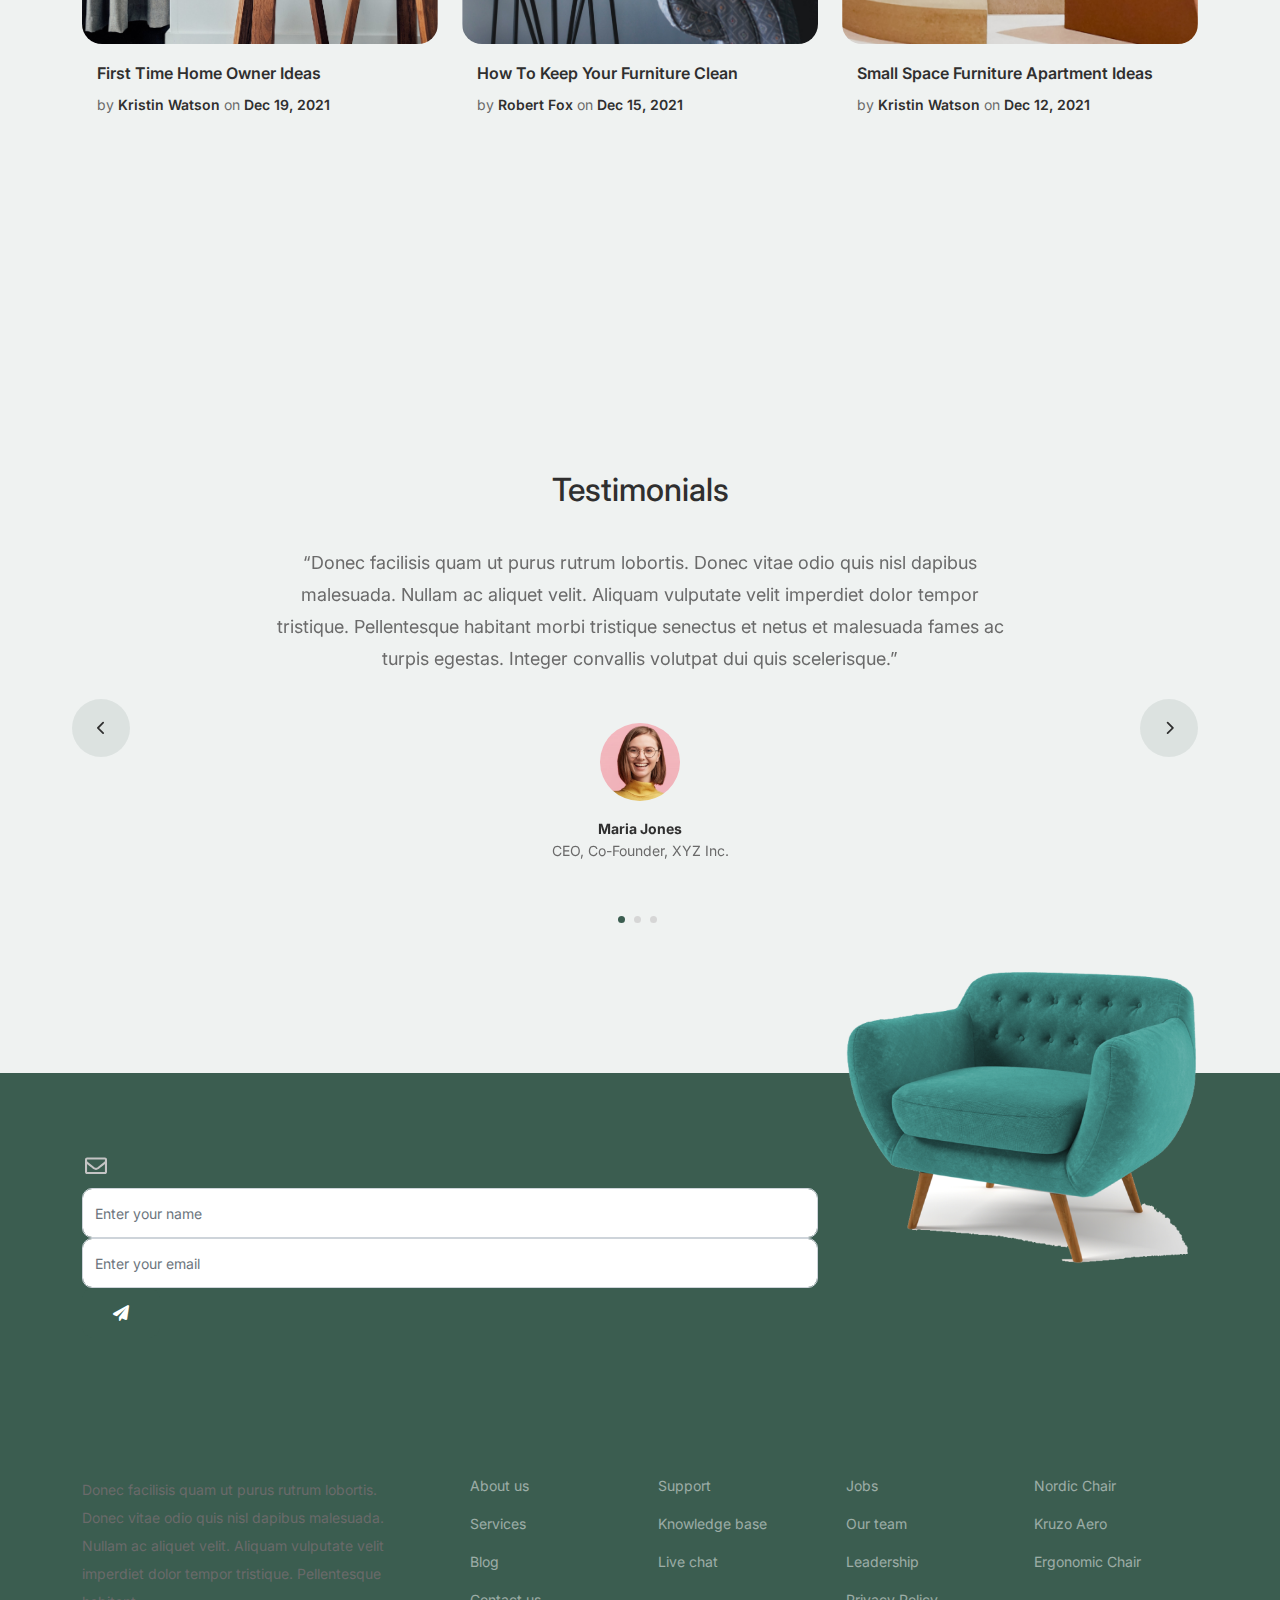
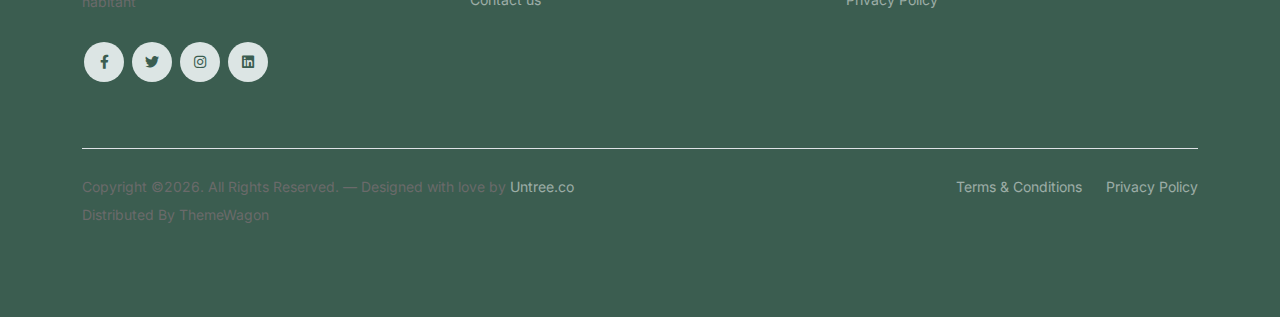
<file: blog.html>
<!-- /*
* Bootstrap 5
* Template Name: Furni
* Template Author: Untree.co
* Template URI: https://untree.co/
* License: https://creativecommons.org/licenses/by/3.0/
*/ -->
<!doctype html>
<html lang="en">
<head>
  <meta charset="utf-8">
  <meta name="viewport" content="width=device-width, initial-scale=1, shrink-to-fit=no">
  <meta name="author" content="Untree.co">
  <link rel="shortcut icon" href="favicon.png">

  <meta name="description" content="" />
  <meta name="keywords" content="bootstrap, bootstrap4" />

		<!-- Bootstrap CSS -->
		<link href="css/bootstrap.min.css" rel="stylesheet">
		<link href="https://cdnjs.cloudflare.com/ajax/libs/font-awesome/6.0.0-beta3/css/all.min.css" rel="stylesheet">
		<link href="css/tiny-slider.css" rel="stylesheet">
		<link href="css/style.css" rel="stylesheet">
		<title>Furni Free Bootstrap 5 Template for Furniture and Interior Design Websites by Untree.co </title>
	</head>

	<body>

		<!-- Start Header/Navigation -->
		<nav class="custom-navbar navbar navbar navbar-expand-md navbar-dark bg-dark" arial-label="Furni navigation bar">

			<div class="container">
				<a class="navbar-brand" href="index.html">Furni<span>.</span></a>

				<button class="navbar-toggler" type="button" data-bs-toggle="collapse" data-bs-target="#navbarsFurni" aria-controls="navbarsFurni" aria-expanded="false" aria-label="Toggle navigation">
					<span class="navbar-toggler-icon"></span>
				</button>

				<div class="collapse navbar-collapse" id="navbarsFurni">
					<ul class="custom-navbar-nav navbar-nav ms-auto mb-2 mb-md-0">
						<li class="nav-item">
							<a class="nav-link" href="index.html">Home</a>
						</li>
						<li><a class="nav-link" href="shop.html">Shop</a></li>
						<li><a class="nav-link" href="about.html">About us</a></li>
						<li><a class="nav-link" href="services.html">Services</a></li>
						<li class="active"><a class="nav-link" href="blog.html">Blog</a></li>
						<li><a class="nav-link" href="contact.html">Contact us</a></li>
					</ul>

					<ul class="custom-navbar-cta navbar-nav mb-2 mb-md-0 ms-5">
						<div class="search-interface"></div>
						<img class="search" src="/images/search.svg" alt="search">
						<div class="shadow-interface">
							<form action="/shop.html">
						</div>
						<li><a class="nav-link" href="/login.html"><img src="images/user.svg"></a></li>
						<li><a class="nav-link" href="cart.html"><img src="images/cart.svg"></a></li>
					</ul>
				</div>
			</div>
				
		</nav>
		<!-- End Header/Navigation -->

		<!-- Start Hero Section -->
			<div class="hero">
				<div class="container">
					<div class="row justify-content-between">
						<div class="col-lg-5">
							<div class="intro-excerpt">
								<h1>Blog</h1>
								<p class="mb-4">Donec vitae odio quis nisl dapibus malesuada. Nullam ac aliquet velit. Aliquam vulputate velit imperdiet dolor tempor tristique.</p>
								<p><a href="/shop.html" class="btn btn-secondary me-2">Shop Now</a><a href="#" class="btn btn-white-outline">Explore</a></p>
							</div>
						</div>
						<div class="col-lg-7">
							<div class="hero-img-wrap">
								<img src="images/couch.png" class="img-fluid">
							</div>
						</div>
					</div>
				</div>
			</div>
		<!-- End Hero Section -->

		

		<!-- Start Blog Section -->
		<div class="blog-section">
			<div class="container">
				
				<div class="row">

					<div class="col-12 col-sm-6 col-md-4 mb-5">
						<div class="post-entry">
							<a href="#" class="post-thumbnail"><img src="images/post-1.jpg" alt="Image" class="img-fluid"></a>
							<div class="post-content-entry">
								<h3><a href="#">First Time Home Owner Ideas</a></h3>
								<div class="meta">
									<span>by <a href="#">Kristin Watson</a></span> <span>on <a href="#">Dec 19, 2021</a></span>
								</div>
							</div>
						</div>
					</div>

					<div class="col-12 col-sm-6 col-md-4 mb-5">
						<div class="post-entry">
							<a href="#" class="post-thumbnail"><img src="images/post-2.jpg" alt="Image" class="img-fluid"></a>
							<div class="post-content-entry">
								<h3><a href="#">How To Keep Your Furniture Clean</a></h3>
								<div class="meta">
									<span>by <a href="#">Robert Fox</a></span> <span>on <a href="#">Dec 15, 2021</a></span>
								</div>
							</div>
						</div>
					</div>

					<div class="col-12 col-sm-6 col-md-4 mb-5">
						<div class="post-entry">
							<a href="#" class="post-thumbnail"><img src="images/post-3.jpg" alt="Image" class="img-fluid"></a>
							<div class="post-content-entry">
								<h3><a href="#">Small Space Furniture Apartment Ideas</a></h3>
								<div class="meta">
									<span>by <a href="#">Kristin Watson</a></span> <span>on <a href="#">Dec 12, 2021</a></span>
								</div>
							</div>
						</div>
					</div>

					<div class="col-12 col-sm-6 col-md-4 mb-5">
						<div class="post-entry">
							<a href="#" class="post-thumbnail"><img src="images/post-1.jpg" alt="Image" class="img-fluid"></a>
							<div class="post-content-entry">
								<h3><a href="#">First Time Home Owner Ideas</a></h3>
								<div class="meta">
									<span>by <a href="#">Kristin Watson</a></span> <span>on <a href="#">Dec 19, 2021</a></span>
								</div>
							</div>
						</div>
					</div>

					<div class="col-12 col-sm-6 col-md-4 mb-5">
						<div class="post-entry">
							<a href="#" class="post-thumbnail"><img src="images/post-2.jpg" alt="Image" class="img-fluid"></a>
							<div class="post-content-entry">
								<h3><a href="#">How To Keep Your Furniture Clean</a></h3>
								<div class="meta">
									<span>by <a href="#">Robert Fox</a></span> <span>on <a href="#">Dec 15, 2021</a></span>
								</div>
							</div>
						</div>
					</div>

					<div class="col-12 col-sm-6 col-md-4 mb-5">
						<div class="post-entry">
							<a href="#" class="post-thumbnail"><img src="images/post-3.jpg" alt="Image" class="img-fluid"></a>
							<div class="post-content-entry">
								<h3><a href="#">Small Space Furniture Apartment Ideas</a></h3>
								<div class="meta">
									<span>by <a href="#">Kristin Watson</a></span> <span>on <a href="#">Dec 12, 2021</a></span>
								</div>
							</div>
						</div>
					</div>

					<div class="col-12 col-sm-6 col-md-4 mb-5">
						<div class="post-entry">
							<a href="#" class="post-thumbnail"><img src="images/post-1.jpg" alt="Image" class="img-fluid"></a>
							<div class="post-content-entry">
								<h3><a href="#">First Time Home Owner Ideas</a></h3>
								<div class="meta">
									<span>by <a href="#">Kristin Watson</a></span> <span>on <a href="#">Dec 19, 2021</a></span>
								</div>
							</div>
						</div>
					</div>

					<div class="col-12 col-sm-6 col-md-4 mb-5">
						<div class="post-entry">
							<a href="#" class="post-thumbnail"><img src="images/post-2.jpg" alt="Image" class="img-fluid"></a>
							<div class="post-content-entry">
								<h3><a href="#">How To Keep Your Furniture Clean</a></h3>
								<div class="meta">
									<span>by <a href="#">Robert Fox</a></span> <span>on <a href="#">Dec 15, 2021</a></span>
								</div>
							</div>
						</div>
					</div>

					<div class="col-12 col-sm-6 col-md-4 mb-5">
						<div class="post-entry">
							<a href="#" class="post-thumbnail"><img src="images/post-3.jpg" alt="Image" class="img-fluid"></a>
							<div class="post-content-entry">
								<h3><a href="#">Small Space Furniture Apartment Ideas</a></h3>
								<div class="meta">
									<span>by <a href="#">Kristin Watson</a></span> <span>on <a href="#">Dec 12, 2021</a></span>
								</div>
							</div>
						</div>
					</div>

				</div>
			</div>
		</div>
		<!-- End Blog Section -->	

		

		<!-- Start Testimonial Slider -->
		<div class="testimonial-section before-footer-section">
			<div class="container">
				<div class="row">
					<div class="col-lg-7 mx-auto text-center">
						<h2 class="section-title">Testimonials</h2>
					</div>
				</div>

				<div class="row justify-content-center">
					<div class="col-lg-12">
						<div class="testimonial-slider-wrap text-center">

							<div id="testimonial-nav">
								<span class="prev" data-controls="prev"><span class="fa fa-chevron-left"></span></span>
								<span class="next" data-controls="next"><span class="fa fa-chevron-right"></span></span>
							</div>

							<div class="testimonial-slider">
								
								<div class="item">
									<div class="row justify-content-center">
										<div class="col-lg-8 mx-auto">

											<div class="testimonial-block text-center">
												<blockquote class="mb-5">
													<p>&ldquo;Donec facilisis quam ut purus rutrum lobortis. Donec vitae odio quis nisl dapibus malesuada. Nullam ac aliquet velit. Aliquam vulputate velit imperdiet dolor tempor tristique. Pellentesque habitant morbi tristique senectus et netus et malesuada fames ac turpis egestas. Integer convallis volutpat dui quis scelerisque.&rdquo;</p>
												</blockquote>

												<div class="author-info">
													<div class="author-pic">
														<img src="images/person-1.png" alt="Maria Jones" class="img-fluid">
													</div>
													<h3 class="font-weight-bold">Maria Jones</h3>
													<span class="position d-block mb-3">CEO, Co-Founder, XYZ Inc.</span>
												</div>
											</div>

										</div>
									</div>
								</div> 
								<!-- END item -->

								<div class="item">
									<div class="row justify-content-center">
										<div class="col-lg-8 mx-auto">

											<div class="testimonial-block text-center">
												<blockquote class="mb-5">
													<p>&ldquo;Donec facilisis quam ut purus rutrum lobortis. Donec vitae odio quis nisl dapibus malesuada. Nullam ac aliquet velit. Aliquam vulputate velit imperdiet dolor tempor tristique. Pellentesque habitant morbi tristique senectus et netus et malesuada fames ac turpis egestas. Integer convallis volutpat dui quis scelerisque.&rdquo;</p>
												</blockquote>

												<div class="author-info">
													<div class="author-pic">
														<img src="images/person-1.png" alt="Maria Jones" class="img-fluid">
													</div>
													<h3 class="font-weight-bold">Maria Jones</h3>
													<span class="position d-block mb-3">CEO, Co-Founder, XYZ Inc.</span>
												</div>
											</div>

										</div>
									</div>
								</div> 
								<!-- END item -->

								<div class="item">
									<div class="row justify-content-center">
										<div class="col-lg-8 mx-auto">

											<div class="testimonial-block text-center">
												<blockquote class="mb-5">
													<p>&ldquo;Donec facilisis quam ut purus rutrum lobortis. Donec vitae odio quis nisl dapibus malesuada. Nullam ac aliquet velit. Aliquam vulputate velit imperdiet dolor tempor tristique. Pellentesque habitant morbi tristique senectus et netus et malesuada fames ac turpis egestas. Integer convallis volutpat dui quis scelerisque.&rdquo;</p>
												</blockquote>

												<div class="author-info">
													<div class="author-pic">
														<img src="images/person-1.png" alt="Maria Jones" class="img-fluid">
													</div>
													<h3 class="font-weight-bold">Maria Jones</h3>
													<span class="position d-block mb-3">CEO, Co-Founder, XYZ Inc.</span>
												</div>
											</div>

										</div>
									</div>
								</div> 
								<!-- END item -->

							</div>

						</div>
					</div>
				</div>
			</div>
		</div>
		<!-- End Testimonial Slider -->

		

		<!-- Start Footer Section -->
		<footer class="footer-section">
			<div class="container relative">

				<div class="sofa-img">
					<img src="images/sofa.png" alt="Image" class="img-fluid">
				</div>

				<div class="row">
					<div class="col-lg-8">
						<div class="subscription-form">
							<h3 class="d-flex align-items-center"><span class="me-1"><img src="images/envelope-outline.svg" alt="Image" class="img-fluid"></span><span>Subscribe to Newsletter</span></h3>

							<form action="#" class="row g-3">
								<div class="col-auto">
									<input type="text" class="form-control" placeholder="Enter your name">
								</div>
								<div class="col-auto">
									<input type="email" class="form-control" placeholder="Enter your email">
								</div>
								<div class="col-auto">
									<button class="btn btn-primary">
										<span class="fa fa-paper-plane"></span>
									</button>
								</div>
							</form>

						</div>
					</div>
				</div>

				<div class="row g-5 mb-5">
					<div class="col-lg-4">
						<div class="mb-4 footer-logo-wrap"><a href="#" class="footer-logo">Furni<span>.</span></a></div>
						<p class="mb-4">Donec facilisis quam ut purus rutrum lobortis. Donec vitae odio quis nisl dapibus malesuada. Nullam ac aliquet velit. Aliquam vulputate velit imperdiet dolor tempor tristique. Pellentesque habitant</p>

						<ul class="list-unstyled custom-social">
							<li><a href="https://www.facebook.com/?locale=zh_TW"><span class="fa fa-brands fa-facebook-f"></span></a></li>
							<li><a href="https://twitter.com/i/flow/login"><span class="fa fa-brands fa-twitter"></span></a></li>
							<li><a href="https://www.instagram.com/"><span class="fa fa-brands fa-instagram"></span></a></li>
							<li><a href="https://tw.linkedin.com/"><span class="fa fa-brands fa-linkedin"></span></a></li>
						</ul>
					</div>

					<div class="col-lg-8">
						<div class="row links-wrap">
							<div class="col-6 col-sm-6 col-md-3">
								<ul class="list-unstyled">
									<li><a href="http://127.0.0.1:5500/about.html">About us</a></li>
									<li><a href="http://127.0.0.1:5500/services.html">Services</a></li>
									<li><a href="http://127.0.0.1:5500/blog.html">Blog</a></li>
									<li><a href="/contact.html">Contact us</a></li>
								</ul>
							</div>

							<div class="col-6 col-sm-6 col-md-3">
								<ul class="list-unstyled">
									<li><a href="/contact.html">Support</a></li>
									<li><a href="#">Knowledge base</a></li>
									<li><a href="#">Live chat</a></li>
								</ul>
							</div>

							<div class="col-6 col-sm-6 col-md-3">
								<ul class="list-unstyled">
									<li><a href="#">Jobs</a></li>
									<li><a href="/ourteam.html">Our team</a></li>
									<li><a href="#">Leadership</a></li>
									<li><a href="#">Privacy Policy</a></li>
								</ul>
							</div>

							<div class="col-6 col-sm-6 col-md-3">
								<ul class="list-unstyled">
									<li><a href="#">Nordic Chair</a></li>
									<li><a href="#">Kruzo Aero</a></li>
									<li><a href="#">Ergonomic Chair</a></li>
								</ul>
							</div>
						</div>
					</div>

				</div>

				<div class="border-top copyright">
					<div class="row pt-4">
						<div class="col-lg-6">
							<p class="mb-2 text-center text-lg-start">Copyright &copy;<script>document.write(new Date().getFullYear());</script>. All Rights Reserved. &mdash; Designed with love by <a href="https://untree.co">Untree.co</a> Distributed By <a hreff="https://themewagon.com">ThemeWagon</a>  <!-- License information: https://untree.co/license/ -->
            </p>
						</div>

						<div class="col-lg-6 text-center text-lg-end">
							<ul class="list-unstyled d-inline-flex ms-auto">
								<li class="me-4"><a href="#">Terms &amp; Conditions</a></li>
								<li><a href="#">Privacy Policy</a></li>
							</ul>
						</div>

					</div>
				</div>

			</div>
		</footer>
		<!-- End Footer Section -->	


		<script src="js/bootstrap.bundle.min.js"></script>
		<script src="js/tiny-slider.js"></script>
		<script src="js/custom.js"></script>
	</body>

</html>
</file>
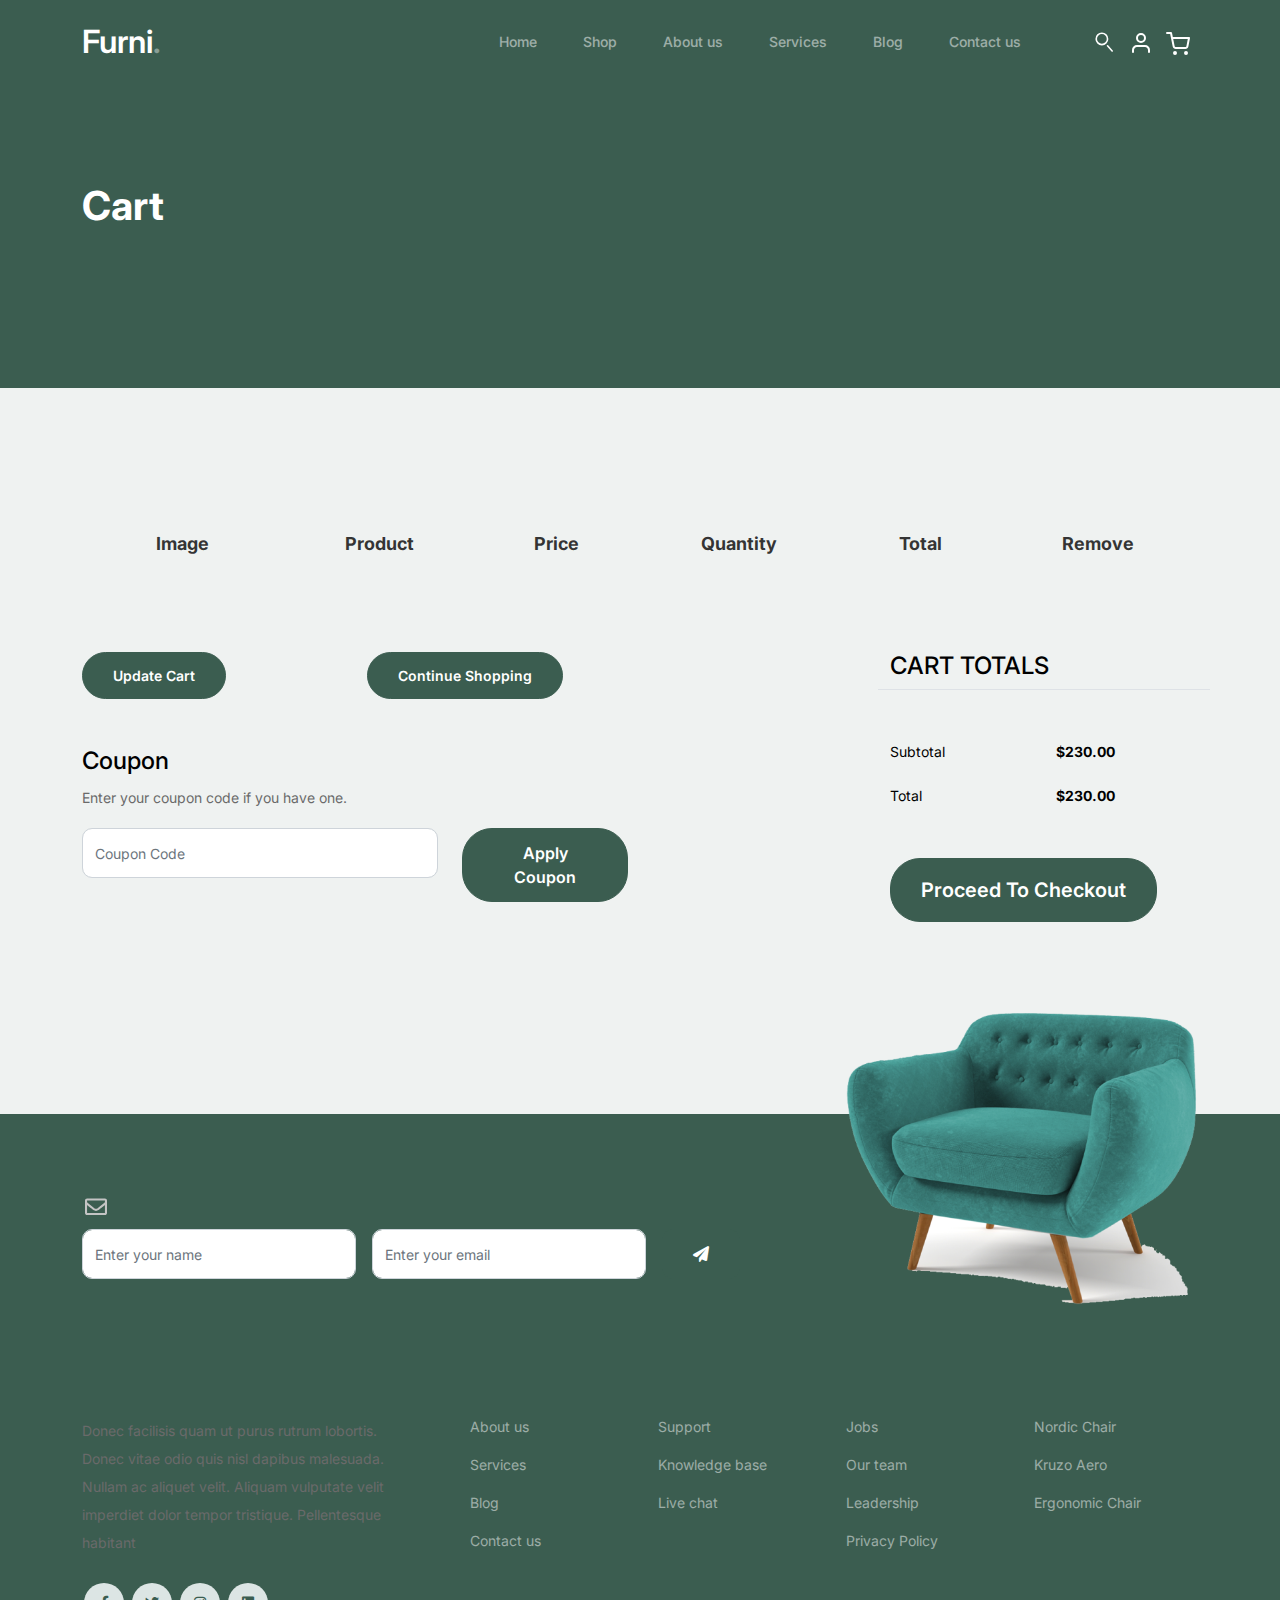
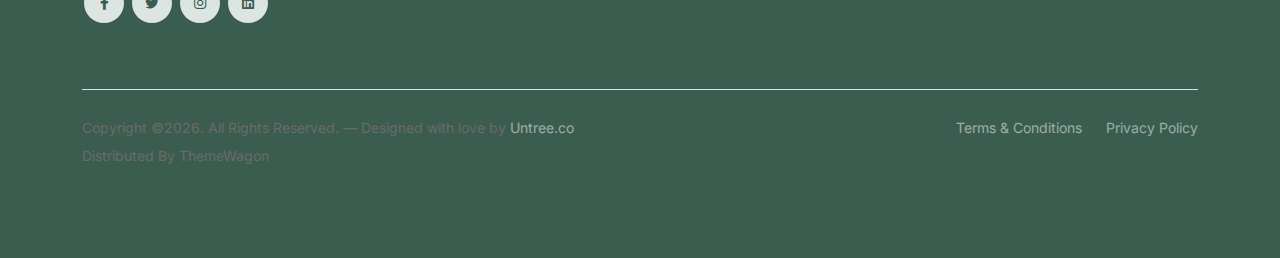
<file: cart.html>
<!-- /*
* Bootstrap 5
* Template Name: Furni
* Template Author: Untree.co
* Template URI: https://untree.co/
* License: https://creativecommons.org/licenses/by/3.0/
*/ -->
<!doctype html>
<html lang="en">
<head>
  <meta charset="utf-8">
  <meta name="viewport" content="width=device-width, initial-scale=1, shrink-to-fit=no">
  <meta name="author" content="Untree.co">
  <link rel="shortcut icon" href="favicon.png">

  <meta name="description" content="" />
  <meta name="keywords" content="bootstrap, bootstrap4" />

		<!-- Bootstrap CSS -->
		<link href="css/bootstrap.min.css" rel="stylesheet">
		<link href="https://cdnjs.cloudflare.com/ajax/libs/font-awesome/6.0.0-beta3/css/all.min.css" rel="stylesheet">
		<link href="css/tiny-slider.css" rel="stylesheet">
		<link href="css/style.css" rel="stylesheet">
		<title>Furni Free Bootstrap 5 Template for Furniture and Interior Design Websites by Untree.co </title>
	</head>

	<body>

		<!-- Start Header/Navigation -->
		<nav class="custom-navbar navbar navbar navbar-expand-md navbar-dark bg-dark" arial-label="Furni navigation bar">

			<div class="container">
				<a class="navbar-brand" href="index.html">Furni<span>.</span></a>

				<button class="navbar-toggler" type="button" data-bs-toggle="collapse" data-bs-target="#navbarsFurni" aria-controls="navbarsFurni" aria-expanded="false" aria-label="Toggle navigation">
					<span class="navbar-toggler-icon"></span>
				</button>

				<div class="collapse navbar-collapse" id="navbarsFurni">
					<ul class="custom-navbar-nav navbar-nav ms-auto mb-2 mb-md-0">
						<li class="nav-item ">
							<a class="nav-link" href="index.html">Home</a>
						</li>
						<li><a class="nav-link" href="shop.html">Shop</a></li>
						<li><a class="nav-link" href="about.html">About us</a></li>
						<li><a class="nav-link" href="services.html">Services</a></li>
						<li><a class="nav-link" href="blog.html">Blog</a></li>
						<li><a class="nav-link" href="contact.html">Contact us</a></li>
					</ul>

					<ul class="custom-navbar-cta navbar-nav mb-2 mb-md-0 ms-5">
						<div class="search-interface"></div>
						<img class="search" src="/images/search.svg" alt="search">
						<div class="shadow-interface">
							<form action="/shop.html">
						</div>
						<li><a class="nav-link" href="/login.html"><img src="images/user.svg"></a></li>
						<li><a class="nav-link" href="cart.html"><img src="images/cart.svg"></a></li>
					</ul>
				</div>
			</div>
				
		</nav>
		<!-- End Header/Navigation -->

		<!-- Start Hero Section -->
			<div class="hero">
				<div class="container">
					<div class="row justify-content-between">
						<div class="col-lg-5">
							<div class="intro-excerpt">
								<h1>Cart</h1>
							</div>
						</div>
						<div class="col-lg-7">
							
						</div>
					</div>
				</div>
			</div>
		<!-- End Hero Section -->

		

		<div class="untree_co-section before-footer-section">
            <div class="container">
              <div class="row mb-5">
                <form class="col-md-12" method="post">
                  <div class="site-blocks-table">
                    <table class="table">
                      <thead>
                        <tr>
                          <th class="product-thumbnail">Image</th>
                          <th class="product-name">Product</th>
                          <th class="product-price">Price</th>
                          <th class="product-quantity">Quantity</th>
                          <th class="product-total">Total</th>
                          <th class="product-remove">Remove</th>
                        </tr>
                      </thead>
                      <tbody class="">
                        <tr class="product-visiblity" id="product-1">
                          <td class="-thumbnail">
                            <img src="images/product-1.png" alt="Image" class="img-fluid">
                          </td>
                          <td class="product-name">
                            <h2 class="h5 text-black">Product 1</h2>
                          </td>
                          <td>$49.00</td>
                          <td>
                            <div class="input-group mb-3 d-flex align-items-center quantity-container" style="max-width: 120px;">
                              <div class="input-group-prepend">
                                <button class="btn btn-outline-black decrease" type="button">&minus;</button>
                              </div>
                              <input type="text" class="form-control text-center quantity-amount" value="1" placeholder="" aria-label="Example text with button addon" aria-describedby="button-addon1">
                              <div class="input-group-append">
                                <button class="btn btn-outline-black increase" type="button">&plus;</button>
                              </div>
                            </div>
        
                          </td>
                          <td>$49.00</td>
                          <td><button class="btn btn-black btn-sm">X</button></td>
                        </tr>

						<tr class="product-visiblity" id="product-3">
							<td class="product-thumbnail">
							  <img src="images/product-3.png" alt="Image" class="img-fluid">
							</td>
							<td class="product-name">
							  <h2 class="h5 text-black">Product 1</h2>
							</td>
							<td>$50.00</td>
							<td>
							  <div class="input-group mb-3 d-flex align-items-center quantity-container" style="max-width: 120px;">
								<div class="input-group-prepend">
								  <button class="btn btn-outline-black decrease" type="button">&minus;</button>
								</div>
								<input type="text" class="form-control text-center quantity-amount" value="1" placeholder="" aria-label="Example text with button addon" aria-describedby="button-addon1">
								<div class="input-group-append">
								  <button class="btn btn-outline-black increase" type="button">&plus;</button>
								</div>
							  </div>
		  
							</td>
							<td>$49.00</td>
							<td><a href="#" class="btn btn-black btn-sm">X</a></td>
						</tr>

					    <tr class="product-visiblity" id="product-1">
                        	<td class="product-thumbnail">
                            <img src="images/product-1.png" alt="Image" class="img-fluid">
                          </td>
                          <td class="product-name">
                            <h2 class="h5 text-black">Product 1</h2>
                          </td>
                          <td>$49.00</td>
                          <td>
                            <div class="input-group mb-3 d-flex align-items-center quantity-container" style="max-width: 120px;">
                              <div class="input-group-prepend">
                                <button class="btn btn-outline-black decrease" type="button">&minus;</button>
                              </div>
                              <input type="text" class="form-control text-center quantity-amount" value="1" placeholder="" aria-label="Example text with button addon" aria-describedby="button-addon1">
                              <div class="input-group-append">
                                <button class="btn btn-outline-black increase" type="button">&plus;</button>
                              </div>
                            </div>
        
                          </td>
                          <td>$49.00</td>
                          <td><a href="#" class="btn btn-black btn-sm">X</a></td>
                        </tr>

                        <tr class="product-visiblity" id="product-2">
                          <td class="product-thumbnail">
                            <img src="images/product-2.png" alt="Image" class="img-fluid">
                          </td>
                          <td class="product-name">
                            <h2 class="h5 text-black">Product 2</h2>
                          </td>
                          <td>$49.00</td>
                          <td>
                            <div class="input-group mb-3 d-flex align-items-center quantity-container" style="max-width: 120px;">
                              <div class="input-group-prepend">
                                <button class="btn btn-outline-black decrease" type="button">&minus;</button>
                              </div>
                              <input type="text" class="form-control text-center quantity-amount" value="1" placeholder="" aria-label="Example text with button addon" aria-describedby="button-addon1">
                              <div class="input-group-append">
                                <button class="btn btn-outline-black increase" type="button">&plus;</button>
                              </div>
                            </div>
        
                          </td>
                          <td>$49.00</td>
                          <td><a href="#" class="btn btn-black btn-sm">X</a></td>
                        </tr>

                      </tbody>
                    </table>
                  </div>
                </form>
              </div>
        
              <div class="row">
                <div class="col-md-6">
                  <div class="row mb-5">
                    <div class="col-md-6 mb-3 mb-md-0">
                      <button class="btn btn-black btn-sm btn-block">Update Cart</button>
                    </div>
                    <div class="col-md-6">
                      <button class="btn btn-outline-black btn-sm btn-block">Continue Shopping</button>
                    </div>
                  </div>
                  <div class="row">
                    <div class="col-md-12">
                      <label class="text-black h4" for="coupon">Coupon</label>
                      <p>Enter your coupon code if you have one.</p>
                    </div>
                    <div class="col-md-8 mb-3 mb-md-0">
                      <input type="text" class="form-control py-3" id="coupon" placeholder="Coupon Code">
                    </div>
                    <div class="col-md-4">
                      <button class="btn btn-black">Apply Coupon</button>
                    </div>
                  </div>
                </div>
                <div class="col-md-6 pl-5">
                  <div class="row justify-content-end">
                    <div class="col-md-7">
                      <div class="row">
                        <div class="col-md-12 text-right border-bottom mb-5">
                          <h3 class="text-black h4 text-uppercase">Cart Totals</h3>
                        </div>
                      </div>
                      <div class="row mb-3">
                        <div class="col-md-6">
                          <span class="text-black">Subtotal</span>
                        </div>
                        <div class="col-md-6 text-right">
                          <strong class="text-black">$230.00</strong>
                        </div>
                      </div>
                      <div class="row mb-5">
                        <div class="col-md-6">
                          <span class="text-black">Total</span>
                        </div>
                        <div class="col-md-6 text-right">
                          <strong class="text-black">$230.00</strong>
                        </div>
                      </div>
        
                      <div class="row">
                        <div class="col-md-12">
                          <button class="btn btn-black btn-lg py-3 btn-block" onclick="window.location='checkout.html'">Proceed To Checkout</button>
                        </div>
                      </div>
                    </div>
                  </div>
                </div>
              </div>
            </div>
          </div>
		

		<!-- Start Footer Section -->
		<footer class="footer-section">
			<div class="container relative">

				<div class="sofa-img">
					<img src="images/sofa.png" alt="Image" class="img-fluid">
				</div>

				<div class="row">
					<div class="col-lg-8">
						<div class="subscription-form">
							<h3 class="d-flex align-items-center"><span class="me-1"><img src="images/envelope-outline.svg" alt="Image" class="img-fluid"></span><span>Subscribe to Newsletter</span></h3>

							<form action="#" class="row g-3">
								<div class="col-auto">
									<input type="text" class="form-control" placeholder="Enter your name">
								</div>
								<div class="col-auto">
									<input type="email" class="form-control" placeholder="Enter your email">
								</div>
								<div class="col-auto">
									<button class="btn btn-primary">
										<span class="fa fa-paper-plane"></span>
									</button>
								</div>
							</form>

						</div>
					</div>
				</div>

				<div class="row g-5 mb-5">
					<div class="col-lg-4">
						<div class="mb-4 footer-logo-wrap"><a href="#" class="footer-logo">Furni<span>.</span></a></div>
						<p class="mb-4">Donec facilisis quam ut purus rutrum lobortis. Donec vitae odio quis nisl dapibus malesuada. Nullam ac aliquet velit. Aliquam vulputate velit imperdiet dolor tempor tristique. Pellentesque habitant</p>

						<ul class="list-unstyled custom-social">
							<li><a href="https://www.facebook.com/?locale=zh_TW"><span class="fa fa-brands fa-facebook-f"></span></a></li>
							<li><a href="https://twitter.com/i/flow/login"><span class="fa fa-brands fa-twitter"></span></a></li>
							<li><a href="https://www.instagram.com/"><span class="fa fa-brands fa-instagram"></span></a></li>
							<li><a href="https://tw.linkedin.com/"><span class="fa fa-brands fa-linkedin"></span></a></li>
						</ul>
					</div>

					<div class="col-lg-8">
						<div class="row links-wrap">
							<div class="col-6 col-sm-6 col-md-3">
								<ul class="list-unstyled">
									<li><a href="http://127.0.0.1:5500/about.html">About us</a></li>
									<li><a href="http://127.0.0.1:5500/services.html">Services</a></li>
									<li><a href="http://127.0.0.1:5500/blog.html">Blog</a></li>
									<li><a href="/contact.html">Contact us</a></li>
								</ul>
							</div>

							<div class="col-6 col-sm-6 col-md-3">
								<ul class="list-unstyled">
									<li><a href="/contact.html">Support</a></li>
									<li><a href="#">Knowledge base</a></li>
									<li><a href="#">Live chat</a></li>
								</ul>
							</div>

							<div class="col-6 col-sm-6 col-md-3">
								<ul class="list-unstyled">
									<li><a href="#">Jobs</a></li>
									<li><a href="/ourteam.html">Our team</a></li>
									<li><a href="#">Leadership</a></li>
									<li><a href="#">Privacy Policy</a></li>
								</ul>
							</div>

							<div class="col-6 col-sm-6 col-md-3">
								<ul class="list-unstyled">
									<li><a href="#">Nordic Chair</a></li>
									<li><a href="#">Kruzo Aero</a></li>
									<li><a href="#">Ergonomic Chair</a></li>
								</ul>
							</div>
						</div>
					</div>

				</div>

				<div class="border-top copyright">
					<div class="row pt-4">
						<div class="col-lg-6">
							<p class="mb-2 text-center text-lg-start">Copyright &copy;<script>document.write(new Date().getFullYear());</script>. All Rights Reserved. &mdash; Designed with love by <a href="https://untree.co">Untree.co</a> Distributed By <a hreff="https://themewagon.com">ThemeWagon</a>  <!-- License information: https://untree.co/license/ -->
            </p>
						</div>

						<div class="col-lg-6 text-center text-lg-end">
							<ul class="list-unstyled d-inline-flex ms-auto">
								<li class="me-4"><a href="#">Terms &amp; Conditions</a></li>
								<li><a href="#">Privacy Policy</a></li>
							</ul>
						</div>

					</div>
				</div>

			</div>
		</footer>
		<!-- End Footer Section -->	


		<script src="js/bootstrap.bundle.min.js"></script>
		<script src="js/tiny-slider.js"></script>
		<script src="js/custom.js"></script>
	</body>
</html>
</file>
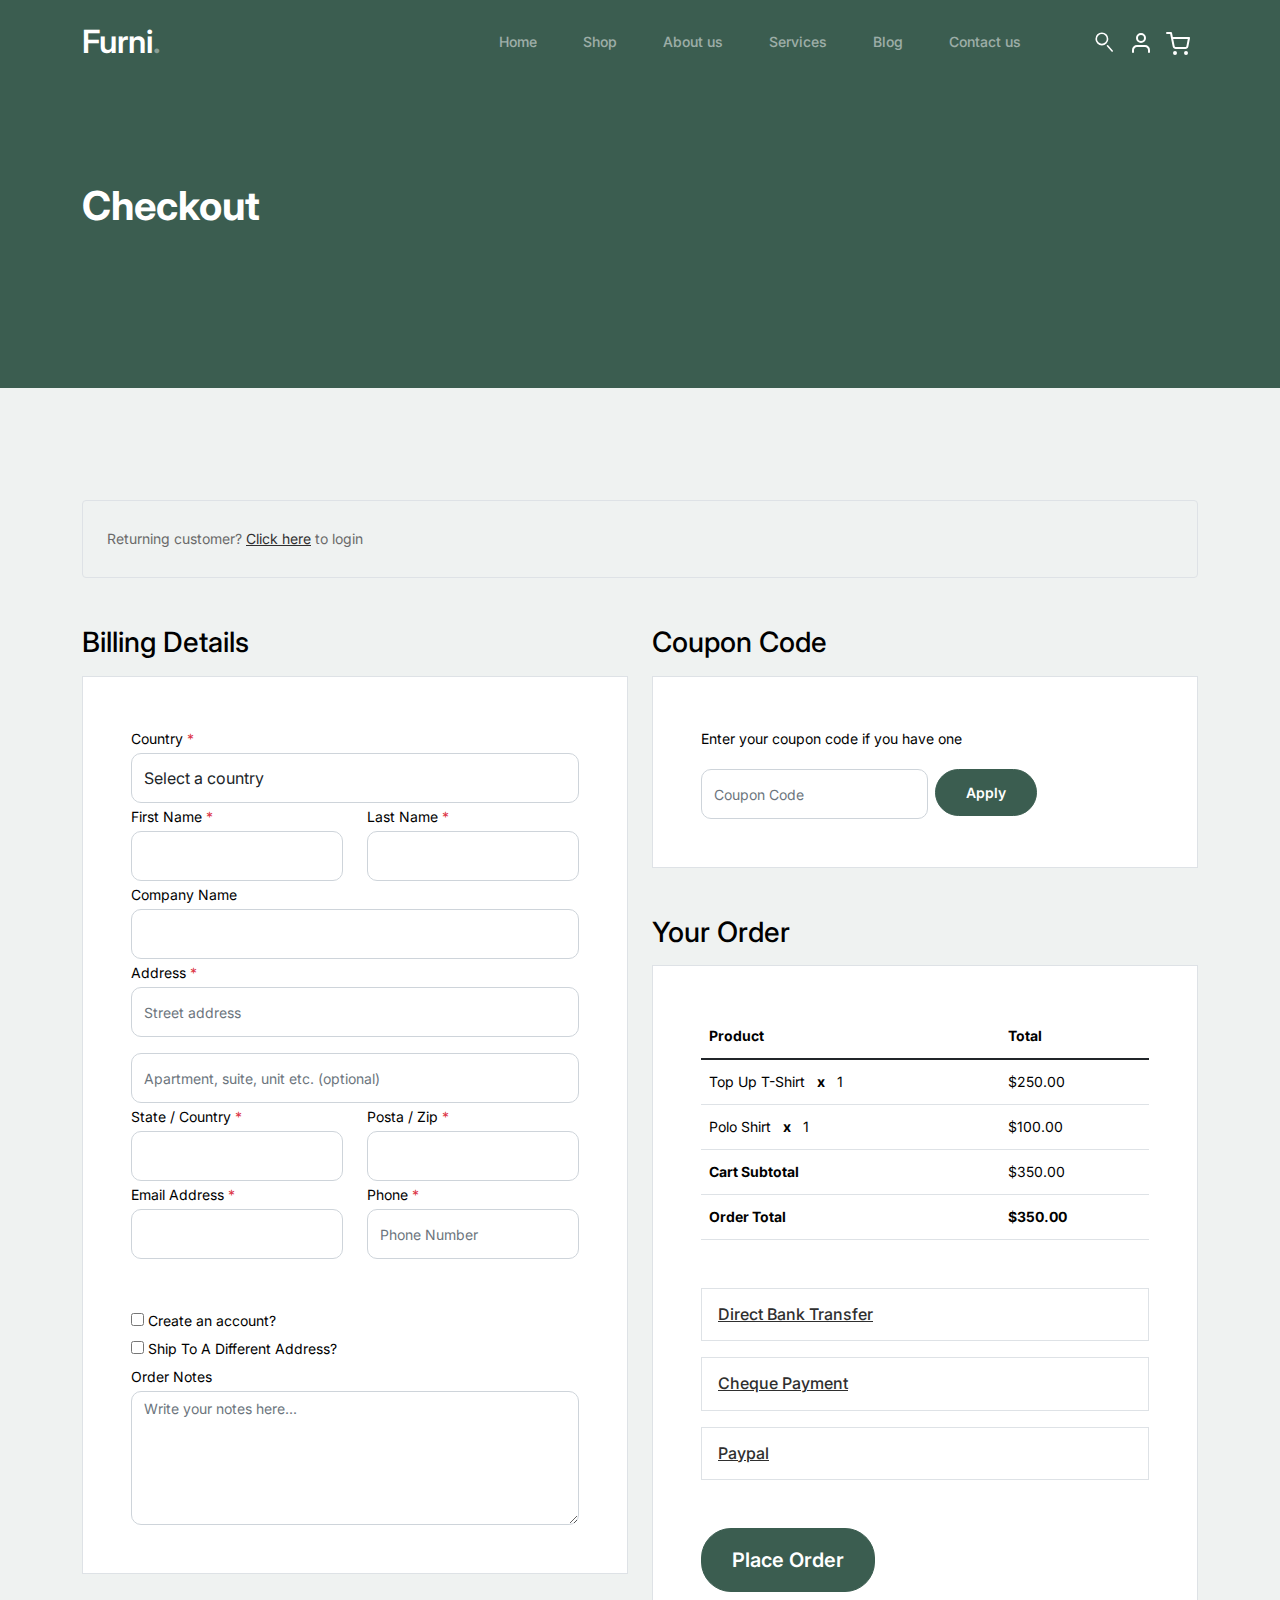
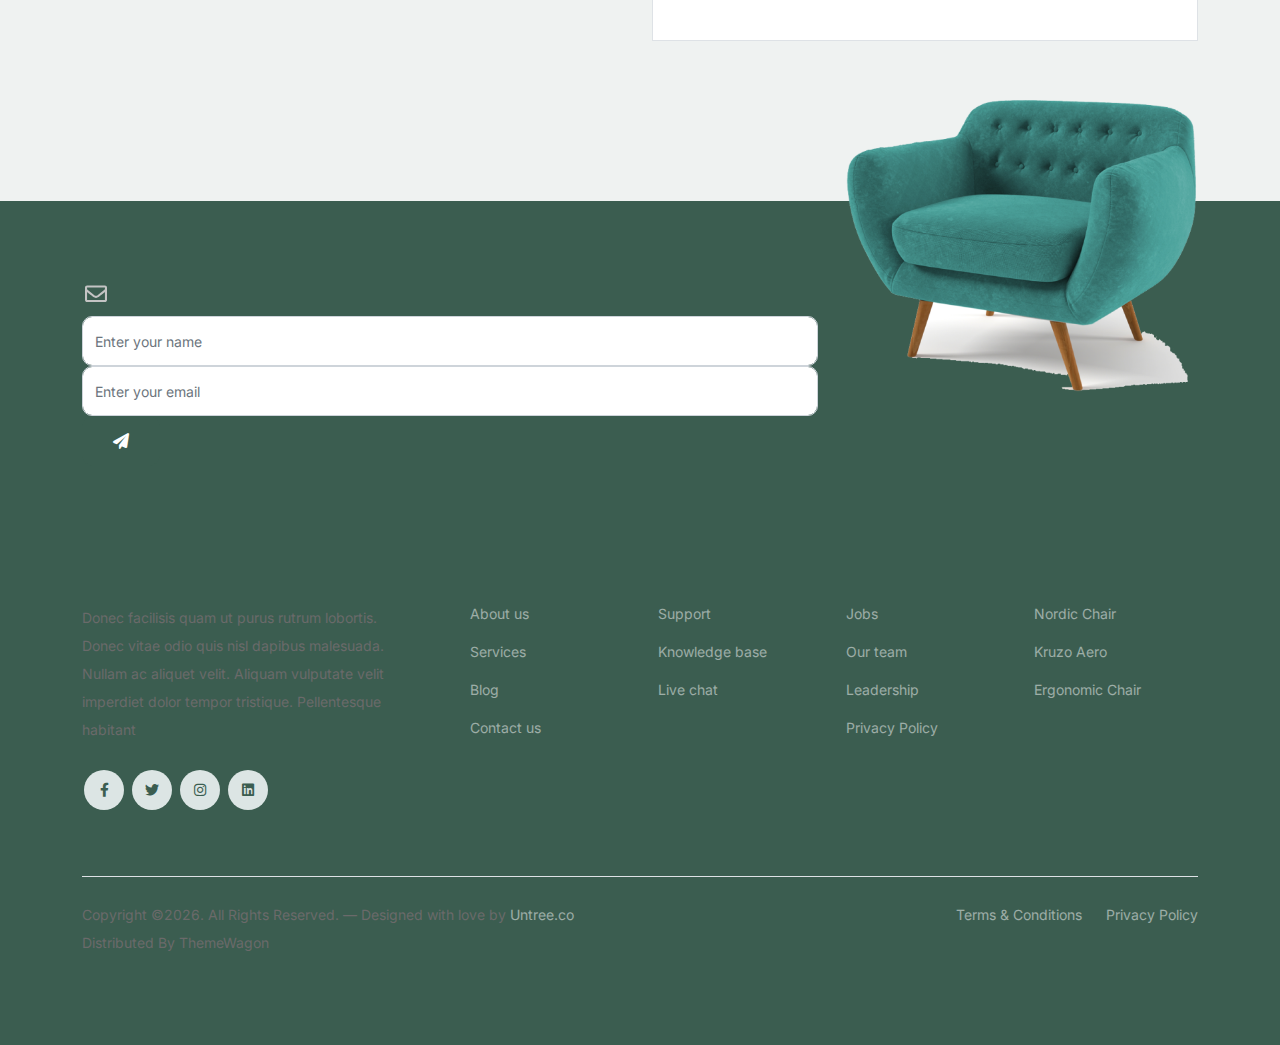
<file: checkout.html>
<!-- /*
* Bootstrap 5
* Template Name: Furni
* Template Author: Untree.co
* Template URI: https://untree.co/
* License: https://creativecommons.org/licenses/by/3.0/
*/ -->
<!doctype html>
<html lang="en">
<head>
  <meta charset="utf-8">
  <meta name="viewport" content="width=device-width, initial-scale=1, shrink-to-fit=no">
  <meta name="author" content="Untree.co">
  <link rel="shortcut icon" href="favicon.png">

  <meta name="description" content="" />
  <meta name="keywords" content="bootstrap, bootstrap4" />

		<!-- Bootstrap CSS -->
		<link href="css/bootstrap.min.css" rel="stylesheet">
		<link href="https://cdnjs.cloudflare.com/ajax/libs/font-awesome/6.0.0-beta3/css/all.min.css" rel="stylesheet">
		<link href="css/tiny-slider.css" rel="stylesheet">
		<link href="css/style.css" rel="stylesheet">
		<title>Furni Free Bootstrap 5 Template for Furniture and Interior Design Websites by Untree.co </title>
	</head>

	<body>

		<!-- Start Header/Navigation -->
		<nav class="custom-navbar navbar navbar navbar-expand-md navbar-dark bg-dark" arial-label="Furni navigation bar">

			<div class="container">
				<a class="navbar-brand" href="index.html">Furni<span>.</span></a>

				<button class="navbar-toggler" type="button" data-bs-toggle="collapse" data-bs-target="#navbarsFurni" aria-controls="navbarsFurni" aria-expanded="false" aria-label="Toggle navigation">
					<span class="navbar-toggler-icon"></span>
				</button>

				<div class="collapse navbar-collapse" id="navbarsFurni">
					<ul class="custom-navbar-nav navbar-nav ms-auto mb-2 mb-md-0">
						<li class="nav-item ">
							<a class="nav-link" href="index.html">Home</a>
						</li>
						<li><a class="nav-link" href="shop.html">Shop</a></li>
						<li><a class="nav-link" href="about.html">About us</a></li>
						<li><a class="nav-link" href="services.html">Services</a></li>
						<li><a class="nav-link" href="blog.html">Blog</a></li>
						<li><a class="nav-link" href="contact.html">Contact us</a></li>
					</ul>

					<ul class="custom-navbar-cta navbar-nav mb-2 mb-md-0 ms-5">
						<div class="search-interface"></div>
						<img class="search" src="/images/search.svg" alt="search">
						<div class="shadow-interface">
							<form action="/shop.html">
						</div>
						<li><a class="nav-link" href="/login.html"><img src="images/user.svg"></a></li>
						<li><a class="nav-link" href="cart.html"><img src="images/cart.svg"></a></li>
					</ul>
				</div>
			</div>
				
		</nav>
		<!-- End Header/Navigation -->

		<!-- Start Hero Section -->
			<div class="hero">
				<div class="container">
					<div class="row justify-content-between">
						<div class="col-lg-5">
							<div class="intro-excerpt">
								<h1>Checkout</h1>
							</div>
						</div>
						<div class="col-lg-7">
							
						</div>
					</div>
				</div>
			</div>
		<!-- End Hero Section -->

		<div class="untree_co-section">
		    <div class="container">
		      <div class="row mb-5">
		        <div class="col-md-12">
		          <div class="border p-4 rounded" role="alert">
		            Returning customer? <a href="#">Click here</a> to login
		          </div>
		        </div>
		      </div>
		      <div class="row">
		        <div class="col-md-6 mb-5 mb-md-0">
		          <h2 class="h3 mb-3 text-black">Billing Details</h2>
		          <div class="p-3 p-lg-5 border bg-white">
		            <div class="form-group">
		              <label for="c_country" class="text-black">Country <span class="text-danger">*</span></label>
		              <select id="c_country" class="form-control">
		                <option value="1">Select a country</option>    
		                <option value="2">bangladesh</option>    
		                <option value="3">Algeria</option>    
		                <option value="4">Afghanistan</option>    
		                <option value="5">Ghana</option>    
		                <option value="6">Albania</option>    
		                <option value="7">Bahrain</option>    
		                <option value="8">Colombia</option>    
		                <option value="9">Dominican Republic</option>    
		              </select>
		            </div>
		            <div class="form-group row">
		              <div class="col-md-6">
		                <label for="c_fname" class="text-black">First Name <span class="text-danger">*</span></label>
		                <input type="text" class="form-control" id="c_fname" name="c_fname">
		              </div>
		              <div class="col-md-6">
		                <label for="c_lname" class="text-black">Last Name <span class="text-danger">*</span></label>
		                <input type="text" class="form-control" id="c_lname" name="c_lname">
		              </div>
		            </div>

		            <div class="form-group row">
		              <div class="col-md-12">
		                <label for="c_companyname" class="text-black">Company Name </label>
		                <input type="text" class="form-control" id="c_companyname" name="c_companyname">
		              </div>
		            </div>

		            <div class="form-group row">
		              <div class="col-md-12">
		                <label for="c_address" class="text-black">Address <span class="text-danger">*</span></label>
		                <input type="text" class="form-control" id="c_address" name="c_address" placeholder="Street address">
		              </div>
		            </div>

		            <div class="form-group mt-3">
		              <input type="text" class="form-control" placeholder="Apartment, suite, unit etc. (optional)">
		            </div>

		            <div class="form-group row">
		              <div class="col-md-6">
		                <label for="c_state_country" class="text-black">State / Country <span class="text-danger">*</span></label>
		                <input type="text" class="form-control" id="c_state_country" name="c_state_country">
		              </div>
		              <div class="col-md-6">
		                <label for="c_postal_zip" class="text-black">Posta / Zip <span class="text-danger">*</span></label>
		                <input type="text" class="form-control" id="c_postal_zip" name="c_postal_zip">
		              </div>
		            </div>

		            <div class="form-group row mb-5">
		              <div class="col-md-6">
		                <label for="c_email_address" class="text-black">Email Address <span class="text-danger">*</span></label>
		                <input type="text" class="form-control" id="c_email_address" name="c_email_address">
		              </div>
		              <div class="col-md-6">
		                <label for="c_phone" class="text-black">Phone <span class="text-danger">*</span></label>
		                <input type="text" class="form-control" id="c_phone" name="c_phone" placeholder="Phone Number">
		              </div>
		            </div>

		            <div class="form-group">
		              <label for="c_create_account" class="text-black" data-bs-toggle="collapse" href="#create_an_account" role="button" aria-expanded="false" aria-controls="create_an_account"><input type="checkbox" value="1" id="c_create_account"> Create an account?</label>
		              <div class="collapse" id="create_an_account">
		                <div class="py-2 mb-4">
		                  <p class="mb-3">Create an account by entering the information below. If you are a returning customer please login at the top of the page.</p>
		                  <div class="form-group">
		                    <label for="c_account_password" class="text-black">Account Password</label>
		                    <input type="email" class="form-control" id="c_account_password" name="c_account_password" placeholder="">
		                  </div>
		                </div>
		              </div>
		            </div>


		            <div class="form-group">
		              <label for="c_ship_different_address" class="text-black" data-bs-toggle="collapse" href="#ship_different_address" role="button" aria-expanded="false" aria-controls="ship_different_address"><input type="checkbox" value="1" id="c_ship_different_address"> Ship To A Different Address?</label>
		              <div class="collapse" id="ship_different_address">
		                <div class="py-2">

		                  <div class="form-group">
		                    <label for="c_diff_country" class="text-black">Country <span class="text-danger">*</span></label>
		                    <select id="c_diff_country" class="form-control">
		                      <option value="1">Select a country</option>    
		                      <option value="2">bangladesh</option>    
		                      <option value="3">Algeria</option>    
		                      <option value="4">Afghanistan</option>    
		                      <option value="5">Ghana</option>    
		                      <option value="6">Albania</option>    
		                      <option value="7">Bahrain</option>    
		                      <option value="8">Colombia</option>    
		                      <option value="9">Dominican Republic</option>    
		                    </select>
		                  </div>


		                  <div class="form-group row">
		                    <div class="col-md-6">
		                      <label for="c_diff_fname" class="text-black">First Name <span class="text-danger">*</span></label>
		                      <input type="text" class="form-control" id="c_diff_fname" name="c_diff_fname">
		                    </div>
		                    <div class="col-md-6">
		                      <label for="c_diff_lname" class="text-black">Last Name <span class="text-danger">*</span></label>
		                      <input type="text" class="form-control" id="c_diff_lname" name="c_diff_lname">
		                    </div>
		                  </div>

		                  <div class="form-group row">
		                    <div class="col-md-12">
		                      <label for="c_diff_companyname" class="text-black">Company Name </label>
		                      <input type="text" class="form-control" id="c_diff_companyname" name="c_diff_companyname">
		                    </div>
		                  </div>

		                  <div class="form-group row  mb-3">
		                    <div class="col-md-12">
		                      <label for="c_diff_address" class="text-black">Address <span class="text-danger">*</span></label>
		                      <input type="text" class="form-control" id="c_diff_address" name="c_diff_address" placeholder="Street address">
		                    </div>
		                  </div>

		                  <div class="form-group">
		                    <input type="text" class="form-control" placeholder="Apartment, suite, unit etc. (optional)">
		                  </div>

		                  <div class="form-group row">
		                    <div class="col-md-6">
		                      <label for="c_diff_state_country" class="text-black">State / Country <span class="text-danger">*</span></label>
		                      <input type="text" class="form-control" id="c_diff_state_country" name="c_diff_state_country">
		                    </div>
		                    <div class="col-md-6">
		                      <label for="c_diff_postal_zip" class="text-black">Posta / Zip <span class="text-danger">*</span></label>
		                      <input type="text" class="form-control" id="c_diff_postal_zip" name="c_diff_postal_zip">
		                    </div>
		                  </div>

		                  <div class="form-group row mb-5">
		                    <div class="col-md-6">
		                      <label for="c_diff_email_address" class="text-black">Email Address <span class="text-danger">*</span></label>
		                      <input type="text" class="form-control" id="c_diff_email_address" name="c_diff_email_address">
		                    </div>
		                    <div class="col-md-6">
		                      <label for="c_diff_phone" class="text-black">Phone <span class="text-danger">*</span></label>
		                      <input type="text" class="form-control" id="c_diff_phone" name="c_diff_phone" placeholder="Phone Number">
		                    </div>
		                  </div>

		                </div>

		              </div>
		            </div>

		            <div class="form-group">
		              <label for="c_order_notes" class="text-black">Order Notes</label>
		              <textarea name="c_order_notes" id="c_order_notes" cols="30" rows="5" class="form-control" placeholder="Write your notes here..."></textarea>
		            </div>

		          </div>
		        </div>
		        <div class="col-md-6">

		          <div class="row mb-5">
		            <div class="col-md-12">
		              <h2 class="h3 mb-3 text-black">Coupon Code</h2>
		              <div class="p-3 p-lg-5 border bg-white">

		                <label for="c_code" class="text-black mb-3">Enter your coupon code if you have one</label>
		                <div class="input-group w-75 couponcode-wrap">
		                  <input type="text" class="form-control me-2" id="c_code" placeholder="Coupon Code" aria-label="Coupon Code" aria-describedby="button-addon2">
		                  <div class="input-group-append">
		                    <button class="btn btn-black btn-sm" type="button" id="button-addon2">Apply</button>
		                  </div>
		                </div>

		              </div>
		            </div>
		          </div>

		          <div class="row mb-5">
		            <div class="col-md-12">
		              <h2 class="h3 mb-3 text-black">Your Order</h2>
		              <div class="p-3 p-lg-5 border bg-white">
		                <table class="table site-block-order-table mb-5">
		                  <thead>
		                    <th>Product</th>
		                    <th>Total</th>
		                  </thead>
		                  <tbody>
		                    <tr>
		                      <td>Top Up T-Shirt <strong class="mx-2">x</strong> 1</td>
		                      <td>$250.00</td>
		                    </tr>
		                    <tr>
		                      <td>Polo Shirt <strong class="mx-2">x</strong>   1</td>
		                      <td>$100.00</td>
		                    </tr>
		                    <tr>
		                      <td class="text-black font-weight-bold"><strong>Cart Subtotal</strong></td>
		                      <td class="text-black">$350.00</td>
		                    </tr>
		                    <tr>
		                      <td class="text-black font-weight-bold"><strong>Order Total</strong></td>
		                      <td class="text-black font-weight-bold"><strong>$350.00</strong></td>
		                    </tr>
		                  </tbody>
		                </table>

		                <div class="border p-3 mb-3">
		                  <h3 class="h6 mb-0"><a class="d-block" data-bs-toggle="collapse" href="#collapsebank" role="button" aria-expanded="false" aria-controls="collapsebank">Direct Bank Transfer</a></h3>

		                  <div class="collapse" id="collapsebank">
		                    <div class="py-2">
		                      <p class="mb-0">Make your payment directly into our bank account. Please use your Order ID as the payment reference. Your order won’t be shipped until the funds have cleared in our account.</p>
		                    </div>
		                  </div>
		                </div>

		                <div class="border p-3 mb-3">
		                  <h3 class="h6 mb-0"><a class="d-block" data-bs-toggle="collapse" href="#collapsecheque" role="button" aria-expanded="false" aria-controls="collapsecheque">Cheque Payment</a></h3>

		                  <div class="collapse" id="collapsecheque">
		                    <div class="py-2">
		                      <p class="mb-0">Make your payment directly into our bank account. Please use your Order ID as the payment reference. Your order won’t be shipped until the funds have cleared in our account.</p>
		                    </div>
		                  </div>
		                </div>

		                <div class="border p-3 mb-5">
		                  <h3 class="h6 mb-0"><a class="d-block" data-bs-toggle="collapse" href="#collapsepaypal" role="button" aria-expanded="false" aria-controls="collapsepaypal">Paypal</a></h3>

		                  <div class="collapse" id="collapsepaypal">
		                    <div class="py-2">
		                      <p class="mb-0">Make your payment directly into our bank account. Please use your Order ID as the payment reference. Your order won’t be shipped until the funds have cleared in our account.</p>
		                    </div>
		                  </div>
		                </div>

		                <div class="form-group">
		                  <button class="btn btn-black btn-lg py-3 btn-block" onclick="window.location='thankyou.html'">Place Order</button>
		                </div>

		              </div>
		            </div>
		          </div>

		        </div>
		      </div>
		      <!-- </form> -->
		    </div>
		  </div>

		<!-- Start Footer Section -->
		<footer class="footer-section">
			<div class="container relative">

				<div class="sofa-img">
					<img src="images/sofa.png" alt="Image" class="img-fluid">
				</div>

				<div class="row">
					<div class="col-lg-8">
						<div class="subscription-form">
							<h3 class="d-flex align-items-center"><span class="me-1"><img src="images/envelope-outline.svg" alt="Image" class="img-fluid"></span><span>Subscribe to Newsletter</span></h3>

							<form action="#" class="row g-3">
								<div class="col-auto">
									<input type="text" class="form-control" placeholder="Enter your name">
								</div>
								<div class="col-auto">
									<input type="email" class="form-control" placeholder="Enter your email">
								</div>
								<div class="col-auto">
									<button class="btn btn-primary">
										<span class="fa fa-paper-plane"></span>
									</button>
								</div>
							</form>

						</div>
					</div>
				</div>

				<div class="row g-5 mb-5">
					<div class="col-lg-4">
						<div class="mb-4 footer-logo-wrap"><a href="#" class="footer-logo">Furni<span>.</span></a></div>
						<p class="mb-4">Donec facilisis quam ut purus rutrum lobortis. Donec vitae odio quis nisl dapibus malesuada. Nullam ac aliquet velit. Aliquam vulputate velit imperdiet dolor tempor tristique. Pellentesque habitant</p>

						<ul class="list-unstyled custom-social">
							<li><a href="https://www.facebook.com/?locale=zh_TW"><span class="fa fa-brands fa-facebook-f"></span></a></li>
							<li><a href="https://twitter.com/i/flow/login"><span class="fa fa-brands fa-twitter"></span></a></li>
							<li><a href="https://www.instagram.com/"><span class="fa fa-brands fa-instagram"></span></a></li>
							<li><a href="https://tw.linkedin.com/"><span class="fa fa-brands fa-linkedin"></span></a></li>
						</ul>
					</div>

					<div class="col-lg-8">
						<div class="row links-wrap">
							<div class="col-6 col-sm-6 col-md-3">
								<ul class="list-unstyled">
									<li><a href="http://127.0.0.1:5500/about.html">About us</a></li>
									<li><a href="http://127.0.0.1:5500/services.html">Services</a></li>
									<li><a href="http://127.0.0.1:5500/blog.html">Blog</a></li>
									<li><a href="/contact.html">Contact us</a></li>
								</ul>
							</div>

							<div class="col-6 col-sm-6 col-md-3">
								<ul class="list-unstyled">
									<li><a href="/contact.html">Support</a></li>
									<li><a href="#">Knowledge base</a></li>
									<li><a href="#">Live chat</a></li>
								</ul>
							</div>

							<div class="col-6 col-sm-6 col-md-3">
								<ul class="list-unstyled">
									<li><a href="#">Jobs</a></li>
									<li><a href="/ourteam.html">Our team</a></li>
									<li><a href="#">Leadership</a></li>
									<li><a href="#">Privacy Policy</a></li>
								</ul>
							</div>

							<div class="col-6 col-sm-6 col-md-3">
								<ul class="list-unstyled">
									<li><a href="#">Nordic Chair</a></li>
									<li><a href="#">Kruzo Aero</a></li>
									<li><a href="#">Ergonomic Chair</a></li>
								</ul>
							</div>
						</div>
					</div>

				</div>

				<div class="border-top copyright">
					<div class="row pt-4">
						<div class="col-lg-6">
							<p class="mb-2 text-center text-lg-start">Copyright &copy;<script>document.write(new Date().getFullYear());</script>. All Rights Reserved. &mdash; Designed with love by <a href="https://untree.co">Untree.co</a> Distributed By <a hreff="https://themewagon.com">ThemeWagon</a>  <!-- License information: https://untree.co/license/ -->
            </p>
						</div>

						<div class="col-lg-6 text-center text-lg-end">
							<ul class="list-unstyled d-inline-flex ms-auto">
								<li class="me-4"><a href="#">Terms &amp; Conditions</a></li>
								<li><a href="#">Privacy Policy</a></li>
							</ul>
						</div>

					</div>
				</div>

			</div>
		</footer>
		<!-- End Footer Section -->	


		<script src="js/bootstrap.bundle.min.js"></script>
		<script src="js/tiny-slider.js"></script>
		<script src="js/custom.js"></script>
	</body>

</html>
</file>
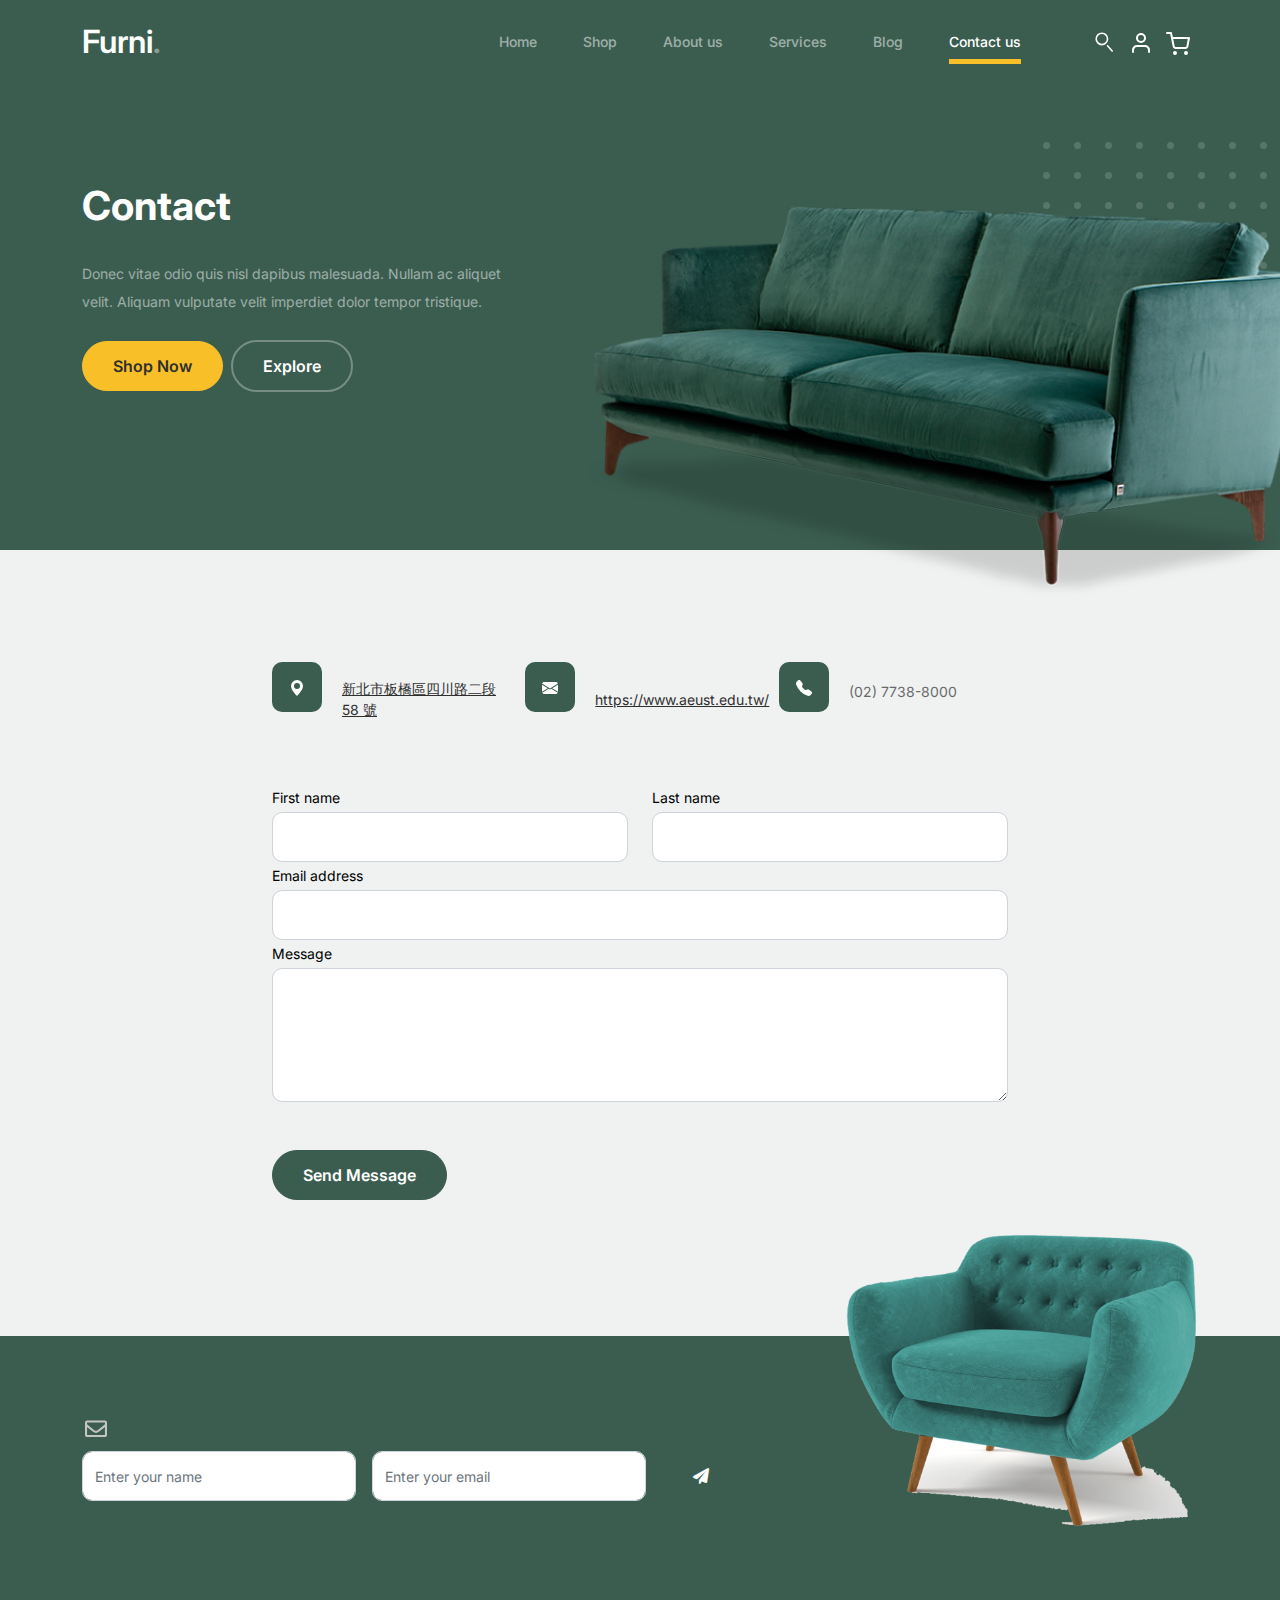
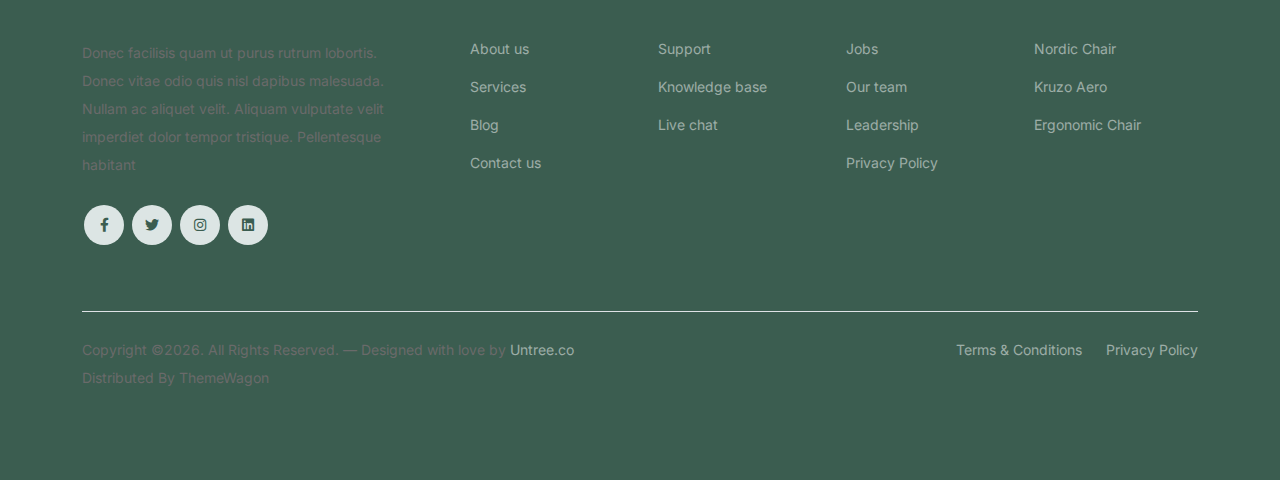
<file: contact.html>
<!-- /*
* Bootstrap 5
* Template Name: Furni
* Template Author: Untree.co
* Template URI: https://untree.co/
* License: https://creativecommons.org/licenses/by/3.0/
*/ -->
<!doctype html>
<html lang="en">
<head>
  <meta charset="utf-8">
  <meta name="viewport" content="width=device-width, initial-scale=1, shrink-to-fit=no">
  <meta name="author" content="Untree.co">
  <link rel="shortcut icon" href="favicon.png">

  <meta name="description" content="" />
  <meta name="keywords" content="bootstrap, bootstrap4" />

		<!-- Bootstrap CSS -->
		<link href="css/bootstrap.min.css" rel="stylesheet">
		<link href="https://cdnjs.cloudflare.com/ajax/libs/font-awesome/6.0.0-beta3/css/all.min.css" rel="stylesheet">
		<link href="css/tiny-slider.css" rel="stylesheet">
		<link href="css/style.css" rel="stylesheet">
		<title>Furni Free Bootstrap 5 Template for Furniture and Interior Design Websites by Untree.co </title>
	</head>

	<body>

		<!-- Start Header/Navigation -->
		<nav class="custom-navbar navbar navbar navbar-expand-md navbar-dark bg-dark" arial-label="Furni navigation bar">

			<div class="container">
				<a class="navbar-brand" href="index.html">Furni<span>.</span></a>

				<button class="navbar-toggler" type="button" data-bs-toggle="collapse" data-bs-target="#navbarsFurni" aria-controls="navbarsFurni" aria-expanded="false" aria-label="Toggle navigation">
					<span class="navbar-toggler-icon"></span>
				</button>

				<div class="collapse navbar-collapse" id="navbarsFurni">
					<ul class="custom-navbar-nav navbar-nav ms-auto mb-2 mb-md-0">
						<li class="nav-item">
							<a class="nav-link" href="index.html">Home</a>
						</li>
						<li><a class="nav-link" href="shop.html">Shop</a></li>
						<li><a class="nav-link" href="about.html">About us</a></li>
						<li><a class="nav-link" href="services.html">Services</a></li>
						<li><a class="nav-link" href="blog.html">Blog</a></li>
						<li class="active"><a class="nav-link" href="contact.html">Contact us</a></li>
					</ul>

					<ul class="custom-navbar-cta navbar-nav mb-2 mb-md-0 ms-5">
						<div class="search-interface"></div>
						<img class="search" src="/images/search.svg" alt="search">
						<div class="shadow-interface">
							<form action="/shop.html">
						</div>
						<li><a class="nav-link" href="/login.html"><img src="images/user.svg"></a></li>
						<li><a class="nav-link" href="cart.html"><img src="images/cart.svg"></a></li>
					</ul>
				</div>
			</div>
				
		</nav>
		<!-- End Header/Navigation -->

		<!-- Start Hero Section -->
			<div class="hero">
				<div class="container">
					<div class="row justify-content-between">
						<div class="col-lg-5">
							<div class="intro-excerpt">
								<h1>Contact</h1>
								<p class="mb-4">Donec vitae odio quis nisl dapibus malesuada. Nullam ac aliquet velit. Aliquam vulputate velit imperdiet dolor tempor tristique.</p>
								<p><a href="/shop.html" class="btn btn-secondary me-2">Shop Now</a><a href="#" class="btn btn-white-outline">Explore</a></p>
							</div>
						</div>
						<div class="col-lg-7">
							<div class="hero-img-wrap">
								<img src="images/couch.png" class="img-fluid">
							</div>
						</div>
					</div>
				</div>
			</div>
		<!-- End Hero Section -->

		
		<!-- Start Contact Form -->
		<div class="untree_co-section">
      <div class="container">

        <div class="block">
          <div class="row justify-content-center">


            <div class="col-md-8 col-lg-8 pb-4">


              <div class="row mb-5">
                <div class="col-lg-4">
                  <div  class="service no-shadow align-items-center link horizontal d-flex active" data-aos="fade-left" data-aos-delay="0">
                    <div class="service-icon color-1 mb-4">
                      <svg xmlns="http://www.w3.org/2000/svg" width="16" height="16" fill="currentColor" class="bi bi-geo-alt-fill" viewBox="0 0 16 16">
                        <path d="M8 16s6-5.686 6-10A6 6 0 0 0 2 6c0 4.314 6 10 6 10zm0-7a3 3 0 1 1 0-6 3 3 0 0 1 0 6z"/>
						
                      </svg>
                    </div> <!-- /.icon -->
                    <div class="service-contents">
                      <a href="https://www.google.com/maps/dir/24.9954304,121.4578688/220%E6%96%B0%E5%8C%97%E5%B8%82%E6%9D%BF%E6%A9%8B%E5%8D%80%E5%9B%9B%E5%B7%9D%E8%B7%AF%E4%BA%8C%E6%AE%B558%E8%99%9F/@24.9950101,121.4503525,16z/data=!3m1!4b1!4m9!4m8!1m1!4e1!1m5!1m1!1s0x346802b13ea1d36d:0xd01b3778d1569611!2m2!1d121.4531189!2d24.995194?entry=ttu">新北市板橋區四川路二段 58 號</a>
                    </div> <!-- /.service-contents-->
                  </div> <!-- /.service -->
                </div>

                <div class="col-lg-4">
                  <div  class="service no-shadow align-items-center link horizontal d-flex active" data-aos="fade-left" data-aos-delay="0">
                    <div class="service-icon color-1 mb-4">
                      <svg xmlns="http://www.w3.org/2000/svg" width="16" height="16" fill="currentColor" class="bi bi-envelope-fill" viewBox="0 0 16 16">
                        <path d="M.05 3.555A2 2 0 0 1 2 2h12a2 2 0 0 1 1.95 1.555L8 8.414.05 3.555zM0 4.697v7.104l5.803-3.558L0 4.697zM6.761 8.83l-6.57 4.027A2 2 0 0 0 2 14h12a2 2 0 0 0 1.808-1.144l-6.57-4.027L8 9.586l-1.239-.757zm3.436-.586L16 11.801V4.697l-5.803 3.546z"/>
                      </svg>
                    </div> <!-- /.icon -->
                    <div class="service-contents">
                      <a href="https://www.aeust.edu.tw/">https://www.aeust.edu.tw/</a>
                    </div> <!-- /.service-contents-->
                  </div> <!-- /.service -->
                </div>

                <div class="col-lg-4">
                  <div  class="service no-shadow align-items-center link horizontal d-flex active" data-aos="fade-left" data-aos-delay="0">
                    <div class="service-icon color-1 mb-4">
                      <svg xmlns="http://www.w3.org/2000/svg" width="16" height="16" fill="currentColor" class="bi bi-telephone-fill" viewBox="0 0 16 16">
                        <path fill-rule="evenodd" d="M1.885.511a1.745 1.745 0 0 1 2.61.163L6.29 2.98c.329.423.445.974.315 1.494l-.547 2.19a.678.678 0 0 0 .178.643l2.457 2.457a.678.678 0 0 0 .644.178l2.189-.547a1.745 1.745 0 0 1 1.494.315l2.306 1.794c.829.645.905 1.87.163 2.611l-1.034 1.034c-.74.74-1.846 1.065-2.877.702a18.634 18.634 0 0 1-7.01-4.42 18.634 18.634 0 0 1-4.42-7.009c-.362-1.03-.037-2.137.703-2.877L1.885.511z"/>
                      </svg>
                    </div> <!-- /.icon -->
                    <div class="service-contents">
                      <p>(02) 7738-8000</p>
                    </div> <!-- /.service-contents-->
                  </div> <!-- /.service -->
                </div>
              </div>

              <form>
                <div class="row">
                  <div class="col-6">
                    <div class="form-group">
                      <label class="text-black" for="fname">First name</label>
                      <input type="text" class="form-control" id="fname">
                    </div>
                  </div>
                  <div class="col-6">
                    <div class="form-group">
                      <label class="text-black" for="lname">Last name</label>
                      <input type="text" class="form-control" id="lname">
                    </div>
                  </div>
                </div>
                <div class="form-group">
                  <label class="text-black" for="email">Email address</label>
                  <input type="email" class="form-control" id="email">
                </div>

                <div class="form-group mb-5">
                  <label class="text-black" for="message">Message</label>
                  <textarea name="" class="form-control" id="message" cols="30" rows="5"></textarea>
                </div>

                <button type="submit" class="btn btn-primary-hover-outline">Send Message</button>
              </form>

            </div>

          </div>

        </div>

      </div>


    </div>
  </div>

  <!-- End Contact Form -->

		

		<!-- Start Footer Section -->
		<footer class="footer-section">
			<div class="container relative">

				<div class="sofa-img">
					<img src="images/sofa.png" alt="Image" class="img-fluid">
				</div>

				<div class="row">
					<div class="col-lg-8">
						<div class="subscription-form">
							<h3 class="d-flex align-items-center"><span class="me-1"><img src="images/envelope-outline.svg" alt="Image" class="img-fluid"></span><span>Subscribe to Newsletter</span></h3>

							<form action="#" class="row g-3">
								<div class="col-auto">
									<input type="text" class="form-control" placeholder="Enter your name">
								</div>
								<div class="col-auto">
									<input type="email" class="form-control" placeholder="Enter your email">
								</div>
								<div class="col-auto">
									<button class="btn btn-primary">
										<span class="fa fa-paper-plane"></span>
									</button>
								</div>
							</form>

						</div>
					</div>
				</div>

				<div class="row g-5 mb-5">
					<div class="col-lg-4">
						<div class="mb-4 footer-logo-wrap"><a href="#" class="footer-logo">Furni<span>.</span></a></div>
						<p class="mb-4">Donec facilisis quam ut purus rutrum lobortis. Donec vitae odio quis nisl dapibus malesuada. Nullam ac aliquet velit. Aliquam vulputate velit imperdiet dolor tempor tristique. Pellentesque habitant</p>

						<ul class="list-unstyled custom-social">
							<li><a href="https://www.facebook.com/?locale=zh_TW"><span class="fa fa-brands fa-facebook-f"></span></a></li>
							<li><a href="https://twitter.com/i/flow/login"><span class="fa fa-brands fa-twitter"></span></a></li>
							<li><a href="https://www.instagram.com/"><span class="fa fa-brands fa-instagram"></span></a></li>
							<li><a href="https://tw.linkedin.com/"><span class="fa fa-brands fa-linkedin"></span></a></li>
						</ul>
					</div>

					<div class="col-lg-8">
						<div class="row links-wrap">
							<div class="col-6 col-sm-6 col-md-3">
								<ul class="list-unstyled">
									<li><a href="http://127.0.0.1:5500/about.html">About us</a></li>
									<li><a href="http://127.0.0.1:5500/services.html">Services</a></li>
									<li><a href="http://127.0.0.1:5500/blog.html">Blog</a></li>
									<li><a href="/contact.html">Contact us</a></li>
								</ul>
							</div>

							<div class="col-6 col-sm-6 col-md-3">
								<ul class="list-unstyled">
									<li><a href="/contact.html">Support</a></li>
									<li><a href="#">Knowledge base</a></li>
									<li><a href="#">Live chat</a></li>
								</ul>
							</div>

							<div class="col-6 col-sm-6 col-md-3">
								<ul class="list-unstyled">
									<li><a href="#">Jobs</a></li>
									<li><a href="/ourteam.html">Our team</a></li>
									<li><a href="#">Leadership</a></li>
									<li><a href="#">Privacy Policy</a></li>
								</ul>
							</div>

							<div class="col-6 col-sm-6 col-md-3">
								<ul class="list-unstyled">
									<li><a href="#">Nordic Chair</a></li>
									<li><a href="#">Kruzo Aero</a></li>
									<li><a href="#">Ergonomic Chair</a></li>
								</ul>
							</div>
						</div>
					</div>

				</div>

				<div class="border-top copyright">
					<div class="row pt-4">
						<div class="col-lg-6">
							<p class="mb-2 text-center text-lg-start">Copyright &copy;<script>document.write(new Date().getFullYear());</script>. All Rights Reserved. &mdash; Designed with love by <a href="https://untree.co">Untree.co</a> Distributed By <a hreff="https://themewagon.com">ThemeWagon</a>  <!-- License information: https://untree.co/license/ -->
            </p>
						</div>

						<div class="col-lg-6 text-center text-lg-end">
							<ul class="list-unstyled d-inline-flex ms-auto">
								<li class="me-4"><a href="#">Terms &amp; Conditions</a></li>
								<li><a href="#">Privacy Policy</a></li>
							</ul>
						</div>

					</div>
				</div>

			</div>
		</footer>
		<!-- End Footer Section -->	


		<script src="js/bootstrap.bundle.min.js"></script>
		<script src="js/tiny-slider.js"></script>
		<script src="js/custom.js"></script>
	</body>

</html>
</file>
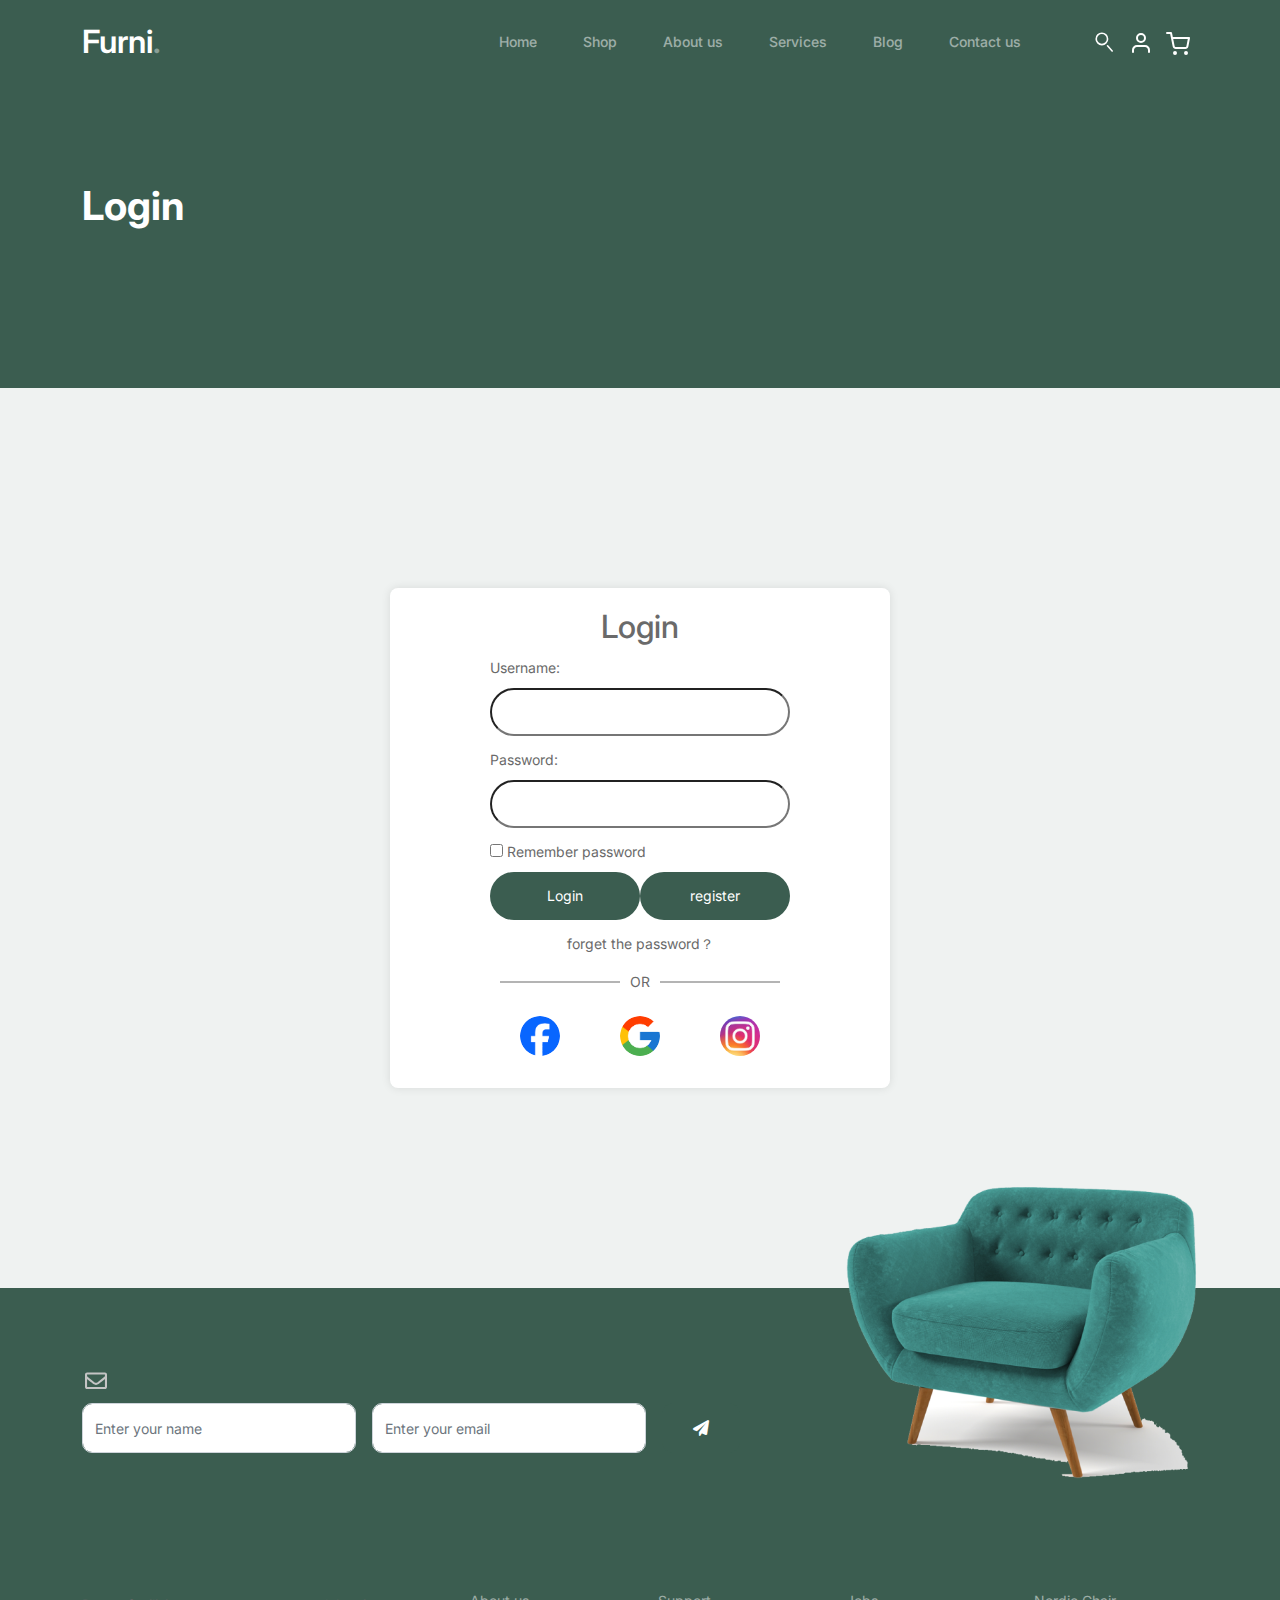
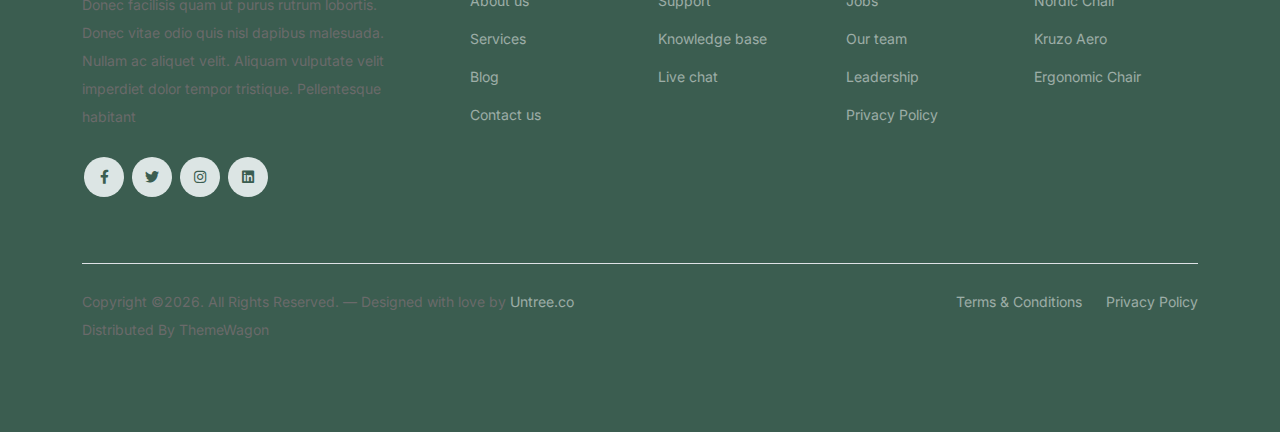
<file: login.html>
<!-- /*
* Bootstrap 5
* Template Name: Furni
* Template Author: Untree.co
* Template URI: https://untree.co/
* License: https://creativecommons.org/licenses/by/3.0/
*/ -->
<!doctype html>
<html lang="en">
<head>
  <meta charset="utf-8">
  <meta name="viewport" content="width=device-width, initial-scale=1, shrink-to-fit=no">
  <meta name="author" content="Untree.co">
  <link rel="shortcut icon" href="favicon.png">

  <meta name="description" content="" />
  <meta name="keywords" content="bootstrap, bootstrap4" />

	<!-- Bootstrap CSS -->
	<link href="css/bootstrap.min.css" rel="stylesheet">
	<link href="https://cdnjs.cloudflare.com/ajax/libs/font-awesome/6.0.0-beta3/css/all.min.css" rel="stylesheet">
	<link href="css/tiny-slider.css" rel="stylesheet">
	<link href="css/style.css" rel="stylesheet">
	<title>Furni Free Bootstrap 5 Template for Furniture and Interior Design Websites by Untree.co </title>
</head>

	<body>

		<!-- Start Header/Navigation -->
		<nav class="custom-navbar navbar navbar navbar-expand-md navbar-dark bg-dark" arial-label="Furni navigation bar">
			<div class="container">
				<a class="navbar-brand" href="index.html">Furni<span>.</span></a>
				<button class="navbar-toggler" type="button" data-bs-toggle="collapse" data-bs-target="#navbarsFurni" aria-controls="navbarsFurni" aria-expanded="false" aria-label="Toggle navigation">
					<span class="navbar-toggler-icon"></span>
				</button>

				<div class="collapse navbar-collapse" id="navbarsFurni">
					<ul class="custom-navbar-nav navbar-nav ms-auto mb-2 mb-md-0">
						<li class="nav-item">
							<a class="nav-link" href="index.html">Home</a>
						</li>
						<li><a class="nav-link" href="shop.html">Shop</a></li>
						<li><a class="nav-link" href="about.html">About us</a></li>
						<li><a class="nav-link" href="services.html">Services</a></li>
						<li><a class="nav-link" href="blog.html">Blog</a></li>
						<li><a class="nav-link" href="contact.html">Contact us</a></li>
					</ul>

					<ul class="custom-navbar-cta navbar-nav mb-2 mb-md-0 ms-5">
						<div class="search-interface"></div>
						<img class="search" src="/images/search.svg" alt="search">
						<div class="shadow-interface">
							<form action="/shop.html">
						</div>
						<li><a class="nav-link" href="/login.html"><img src="images/user.svg"></a></li>
						<li><a class="nav-link" href="cart.html"><img src="images/cart.svg"></a></li>
					</ul>
				</div>
			</div>	
		</nav>
		<!-- End Header/Navigation -->
		<div class="hero">
			<div class="container">
				<div class="row justify-content-between">
					<div class="col-lg-5">
						<div class="intro-excerpt">
							<h1>Login</h1>
						</div>
						<div class="col-lg-7"></div>
					</div>
				</div>
			</div>
		</div>
		<div class="untree_co-login">
			<div class="login">
				<div class="login-container">
					<h2>Login</h2>
					<form action="login.html" method="post">
						<label >Username:</label>
						<input class="login-container-frame"type="text" id="username" name="username" required>
								
						<label for="password">Password:</label>
						<input class="login-container-frame" type="password" id="password" name="password" required>	
						<div class="checkbox-container">
							<label for="rememberMe">
								<input class="login-container-hook" type="checkbox" id="rememberMe" name="rememberMe">
								<span>Remember password</span>
							</label>
						</div>
						<div class="Login-and-logout">
							<button class="login-1" type="submit">Login</button>
							<button class="register-1" type="submit">register</button>
						</div>
						<div class="forget-the-password">
							<a href="#">forget the password？</a>
						</div>	
						<div class="or-divider">
							<span>OR</span>
						</div>
						<div class="login-icons">
							<!-- Facebook 登录图标 -->
							
								<div class="social-icon facebook-icon">
									<a href="#" class="c-preview"><img src="/images/fb icon.png" alt="Facebook"></a>
								</div>
							<!-- google 登录图标 -->  
							<div class="social-icon google-icon">
								<a href="#" class="c-preview"><img src="/images/google icon.png" alt="Google"></a>
							</div>
							<!-- ig 登录图标 -->  
							<div class="social-icon instagram-icon">
								<a href="#" class="c-preview"><img src="/images/ig icon.jfif" alt="Instagram"></a>
							</div>
						</div>
					</form>
				</div>
			</div>
        </div>
 		 <!-- End Contact Form -->
		<!-- Start Footer Section -->
		<footer class="footer-section">
			<div class="container relative">
				<div class="sofa-img">
					<img src="images/sofa.png" alt="Image" class="img-fluid">
				</div>
				<div class="row">
					<div class="col-lg-8">
						<div class="subscription-form">
							<h3 class="d-flex align-items-center"><span class="me-1"><img src="images/envelope-outline.svg" alt="Image" class="img-fluid"></span><span>Subscribe to Newsletter</span></h3>
							<form action="#" class="row g-3">
								<div class="col-auto">
									<input type="text" class="form-control" placeholder="Enter your name">
								</div>
								<div class="col-auto">
									<input type="email" class="form-control" placeholder="Enter your email">
								</div>
								<div class="col-auto">
									<button class="btn btn-primary">
										<span class="fa fa-paper-plane"></span>
									</button>
								</div>
							</form>

						</div>
					</div>
				</div>

				<div class="row g-5 mb-5">
					<div class="col-lg-4">
						<div class="mb-4 footer-logo-wrap"><a href="#" class="footer-logo">Furni<span>.</span></a></div>
						<p class="mb-4">Donec facilisis quam ut purus rutrum lobortis. Donec vitae odio quis nisl dapibus malesuada. Nullam ac aliquet velit. Aliquam vulputate velit imperdiet dolor tempor tristique. Pellentesque habitant</p>

						<ul class="list-unstyled custom-social">
							<li><a href="https://www.facebook.com/?locale=zh_TW"><span class="fa fa-brands fa-facebook-f"></span></a></li>
							<li><a href="https://twitter.com/i/flow/login"><span class="fa fa-brands fa-twitter"></span></a></li>
							<li><a href="https://www.instagram.com/"><span class="fa fa-brands fa-instagram"></span></a></li>
							<li><a href="https://tw.linkedin.com/"><span class="fa fa-brands fa-linkedin"></span></a></li>
						</ul>
					</div>

					<div class="col-lg-8">
						<div class="row links-wrap">
							<div class="col-6 col-sm-6 col-md-3">
								<ul class="list-unstyled">
									<li><a href="http://127.0.0.1:5500/about.html">About us</a></li>
									<li><a href="http://127.0.0.1:5500/services.html">Services</a></li>
									<li><a href="http://127.0.0.1:5500/blog.html">Blog</a></li>
									<li><a href="/contact.html">Contact us</a></li>
								</ul>
							</div>

							<div class="col-6 col-sm-6 col-md-3">
								<ul class="list-unstyled">
									<li><a href="/contact.html">Support</a></li>
									<li><a href="#">Knowledge base</a></li>
									<li><a href="#">Live chat</a></li>
								</ul>
							</div>

							<div class="col-6 col-sm-6 col-md-3">
								<ul class="list-unstyled">
									<li><a href="#">Jobs</a></li>
									<li><a href="/ourteam.html">Our team</a></li>
									<li><a href="#">Leadership</a></li>
									<li><a href="#">Privacy Policy</a></li>
								</ul>
							</div>

							<div class="col-6 col-sm-6 col-md-3">
								<ul class="list-unstyled">
									<li><a href="#">Nordic Chair</a></li>
									<li><a href="#">Kruzo Aero</a></li>
									<li><a href="#">Ergonomic Chair</a></li>
								</ul>
							</div>
						</div>
					</div>

				</div>

				<div class="border-top copyright">
					<div class="row pt-4">
						<div class="col-lg-6">
							<p class="mb-2 text-center text-lg-start">Copyright &copy;<script>document.write(new Date().getFullYear());</script>. All Rights Reserved. &mdash; Designed with love by <a href="https://untree.co">Untree.co</a> Distributed By <a hreff="https://themewagon.com">ThemeWagon</a>  <!-- License information: https://untree.co/license/ --></p>
						</div>

						<div class="col-lg-6 text-center text-lg-end">
							<ul class="list-unstyled d-inline-flex ms-auto">
								<li class="me-4"><a href="#">Terms &amp; Conditions</a></li>
								<li><a href="#">Privacy Policy</a></li>
							</ul>
						</div>

					</div>
				</div>

			</div>
		</footer>
		<!-- End Footer Section -->	
		<script src="js/bootstrap.bundle.min.js"></script>
		<script src="js/tiny-slider.js"></script>
		<script src="js/custom.js"></script>
	</body>

</html>
</file>
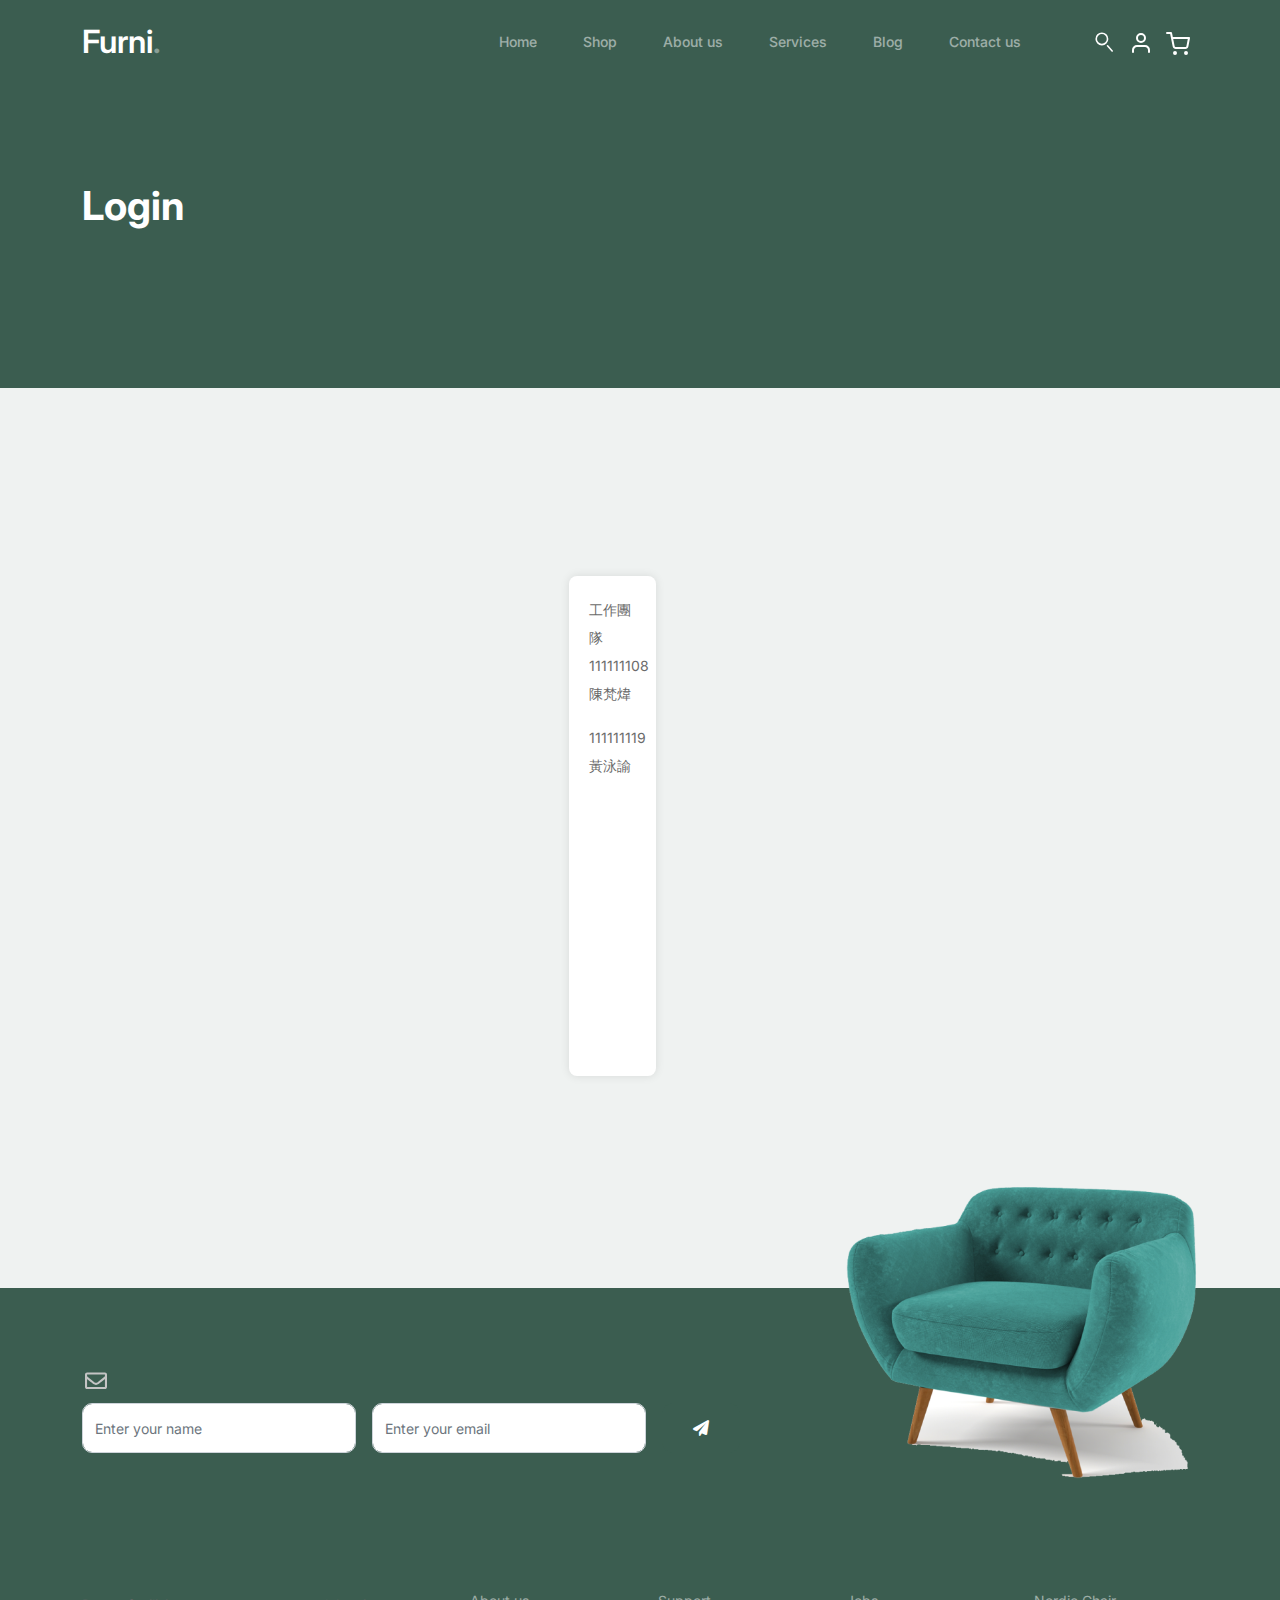
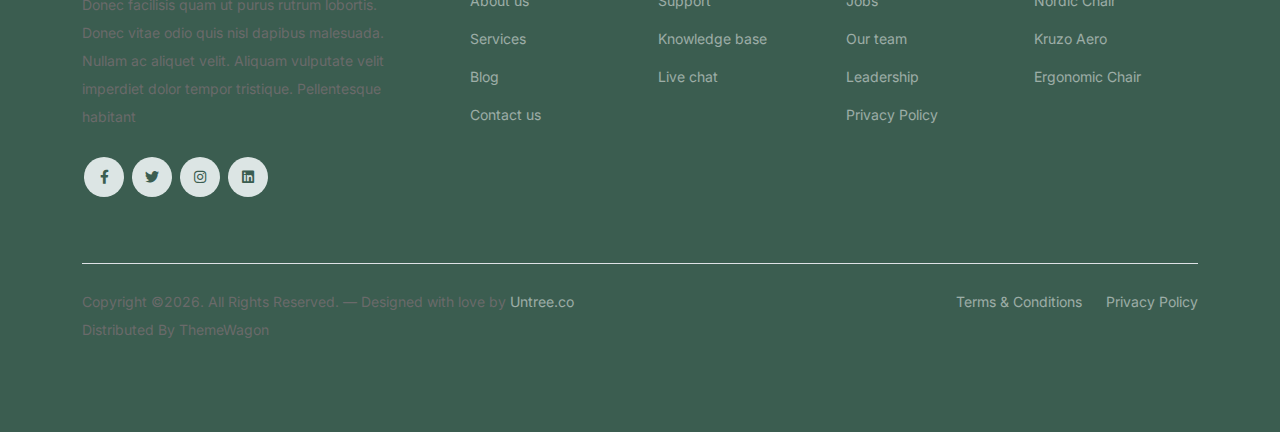
<file: ourteam.html>
<!-- /*
* Bootstrap 5
* Template Name: Furni
* Template Author: Untree.co
* Template URI: https://untree.co/
* License: https://creativecommons.org/licenses/by/3.0/
*/ -->
<!doctype html>
<html lang="en">
<head>
  <meta charset="utf-8">
  <meta name="viewport" content="width=device-width, initial-scale=1, shrink-to-fit=no">
  <meta name="author" content="Untree.co">
  <link rel="shortcut icon" href="favicon.png">

  <meta name="description" content="" />
  <meta name="keywords" content="bootstrap, bootstrap4" />

		<!-- Bootstrap CSS -->
		<link href="css/bootstrap.min.css" rel="stylesheet">
		<link href="https://cdnjs.cloudflare.com/ajax/libs/font-awesome/6.0.0-beta3/css/all.min.css" rel="stylesheet">
		<link href="css/tiny-slider.css" rel="stylesheet">
		<link href="css/style.css" rel="stylesheet">
		<title>Furni Free Bootstrap 5 Template for Furniture and Interior Design Websites by Untree.co </title>
	</head>

	<body>

		<!-- Start Header/Navigation -->
		<nav class="custom-navbar navbar navbar navbar-expand-md navbar-dark bg-dark" arial-label="Furni navigation bar">

			<div class="container">
				<a class="navbar-brand" href="index.html">Furni<span>.</span></a>

				<button class="navbar-toggler" type="button" data-bs-toggle="collapse" data-bs-target="#navbarsFurni" aria-controls="navbarsFurni" aria-expanded="false" aria-label="Toggle navigation">
					<span class="navbar-toggler-icon"></span>
				</button>

				<div class="collapse navbar-collapse" id="navbarsFurni">
					<ul class="custom-navbar-nav navbar-nav ms-auto mb-2 mb-md-0">
						<li class="nav-item">
							<a class="nav-link" href="index.html">Home</a>
						</li>
						<li><a class="nav-link" href="shop.html">Shop</a></li>
						<li><a class="nav-link" href="about.html">About us</a></li>
						<li><a class="nav-link" href="services.html">Services</a></li>
						<li><a class="nav-link" href="blog.html">Blog</a></li>
						<li><a class="nav-link" href="contact.html">Contact us</a></li>
					</ul>

					<ul class="custom-navbar-cta navbar-nav mb-2 mb-md-0 ms-5">
						<div class="search-interface"></div>
						<img class="search" src="/images/search.svg" alt="search">
						<div class="shadow-interface">
							<form action="/shop.html">
						</div>
						<li><a class="nav-link" href="/login.html"><img src="images/user.svg"></a></li>
						<li><a class="nav-link" href="cart.html"><img src="images/cart.svg"></a></li>
					</ul>
				</div>
			</div>
				
		</nav>
		<!-- End Header/Navigation -->
		<div class="hero">
			<div class="container">
				<div class="row justify-content-between">
					<div class="col-lg-5">
						<div class="intro-excerpt">
							<h1>Login</h1>
						</div>
					</div>
					<div class="col-lg-7"></div>
				</div>
			</div>
		</div>
		<div class="untree_co-login">
      	<div class="container">

        	<div class="login">
          		<div class="row justify-login">
					<div class="col-md-8 col-lg-8 pb-4">
						<div class="ourteam-container">
						<form action="/" method="post">
						<label for="username">工作團隊</label>
						<p>111111108陳梵煒</p>
						<p>111111119黃泳諭</p>
						</form>				
					  </div>
				</div>
	  
          </div>

        </div>

      </div>


    </div>
  </div>

  <!-- End Contact Form -->

		

		<!-- Start Footer Section -->
		<footer class="footer-section">
			<div class="container relative">

				<div class="sofa-img">
					<img src="images/sofa.png" alt="Image" class="img-fluid">
				</div>

				<div class="row">
					<div class="col-lg-8">
						<div class="subscription-form">
							<h3 class="d-flex align-items-center"><span class="me-1"><img src="images/envelope-outline.svg" alt="Image" class="img-fluid"></span><span>Subscribe to Newsletter</span></h3>

							<form action="#" class="row g-3">
								<div class="col-auto">
									<input type="text" class="form-control" placeholder="Enter your name">
								</div>
								<div class="col-auto">
									<input type="email" class="form-control" placeholder="Enter your email">
								</div>
								<div class="col-auto">
									<button class="btn btn-primary">
										<span class="fa fa-paper-plane"></span>
									</button>
								</div>
							</form>

						</div>
					</div>
				</div>

				<div class="row g-5 mb-5">
					<div class="col-lg-4">
						<div class="mb-4 footer-logo-wrap"><a href="#" class="footer-logo">Furni<span>.</span></a></div>
						<p class="mb-4">Donec facilisis quam ut purus rutrum lobortis. Donec vitae odio quis nisl dapibus malesuada. Nullam ac aliquet velit. Aliquam vulputate velit imperdiet dolor tempor tristique. Pellentesque habitant</p>

						<ul class="list-unstyled custom-social">
							<li><a href="https://www.facebook.com/?locale=zh_TW"><span class="fa fa-brands fa-facebook-f"></span></a></li>
							<li><a href="https://twitter.com/i/flow/login"><span class="fa fa-brands fa-twitter"></span></a></li>
							<li><a href="https://www.instagram.com/"><span class="fa fa-brands fa-instagram"></span></a></li>
							<li><a href="https://tw.linkedin.com/"><span class="fa fa-brands fa-linkedin"></span></a></li>
						</ul>
					</div>

					<div class="col-lg-8">
						<div class="row links-wrap">
							<div class="col-6 col-sm-6 col-md-3">
								<ul class="list-unstyled">
									<li><a href="http://127.0.0.1:5500/about.html">About us</a></li>
									<li><a href="http://127.0.0.1:5500/services.html">Services</a></li>
									<li><a href="http://127.0.0.1:5500/blog.html">Blog</a></li>
									<li><a href="/contact.html">Contact us</a></li>
								</ul>
							</div>

							<div class="col-6 col-sm-6 col-md-3">
								<ul class="list-unstyled">
									<li><a href="/contact.html">Support</a></li>
									<li><a href="#">Knowledge base</a></li>
									<li><a href="#">Live chat</a></li>
								</ul>
							</div>

							<div class="col-6 col-sm-6 col-md-3">
								<ul class="list-unstyled">
									<li><a href="#">Jobs</a></li>
									<li><a href="/ourteam.html">Our team</a></li>
									<li><a href="#">Leadership</a></li>
									<li><a href="#">Privacy Policy</a></li>
								</ul>
							</div>

							<div class="col-6 col-sm-6 col-md-3">
								<ul class="list-unstyled">
									<li><a href="#">Nordic Chair</a></li>
									<li><a href="#">Kruzo Aero</a></li>
									<li><a href="#">Ergonomic Chair</a></li>
								</ul>
							</div>
						</div>
					</div>

				</div>

				<div class="border-top copyright">
					<div class="row pt-4">
						<div class="col-lg-6">
							<p class="mb-2 text-center text-lg-start">Copyright &copy;<script>document.write(new Date().getFullYear());</script>. All Rights Reserved. &mdash; Designed with love by <a href="https://untree.co">Untree.co</a> Distributed By <a hreff="https://themewagon.com">ThemeWagon</a>  <!-- License information: https://untree.co/license/ -->
            </p>
						</div>

						<div class="col-lg-6 text-center text-lg-end">
							<ul class="list-unstyled d-inline-flex ms-auto">
								<li class="me-4"><a href="#">Terms &amp; Conditions</a></li>
								<li><a href="#">Privacy Policy</a></li>
							</ul>
						</div>

					</div>
				</div>

			</div>
		</footer>
		<!-- End Footer Section -->	


		<script src="js/bootstrap.bundle.min.js"></script>
		<script src="js/tiny-slider.js"></script>
		<script src="js/custom.js"></script>
	</body>

</html>
</file>
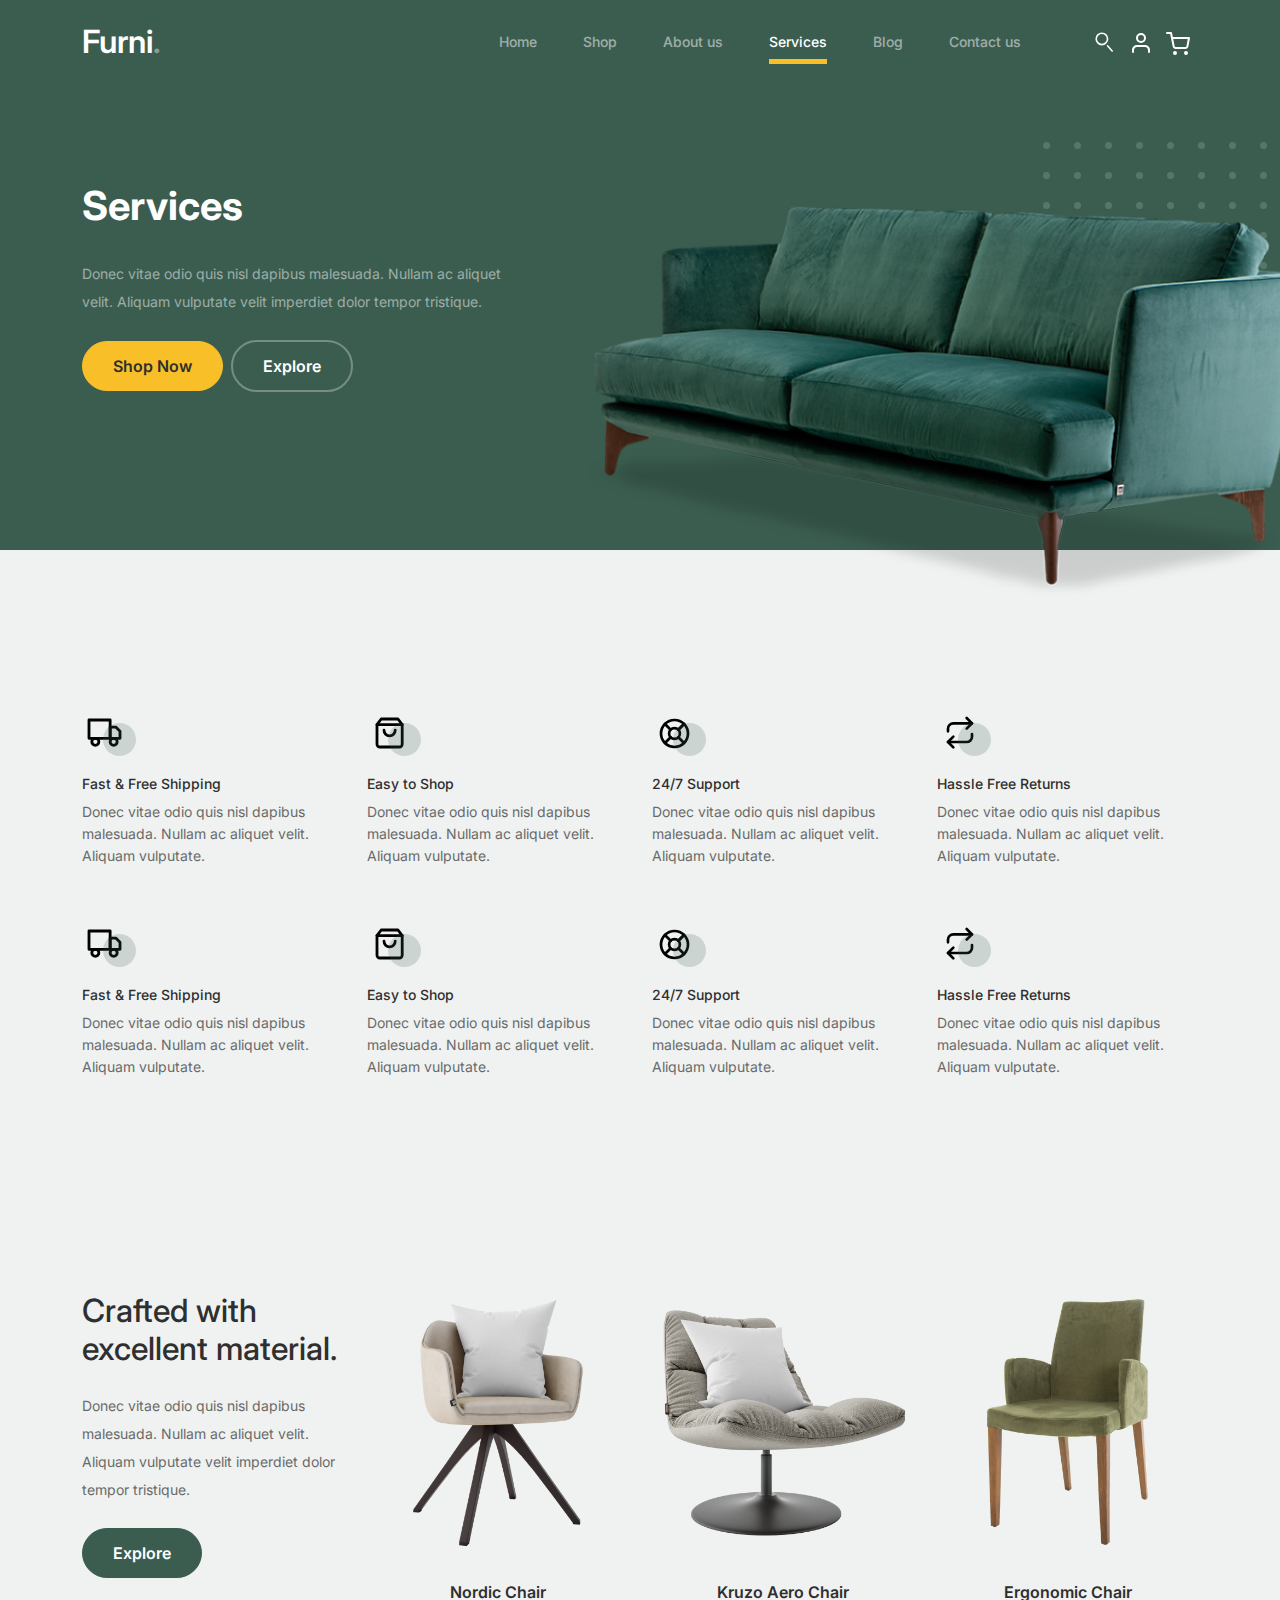
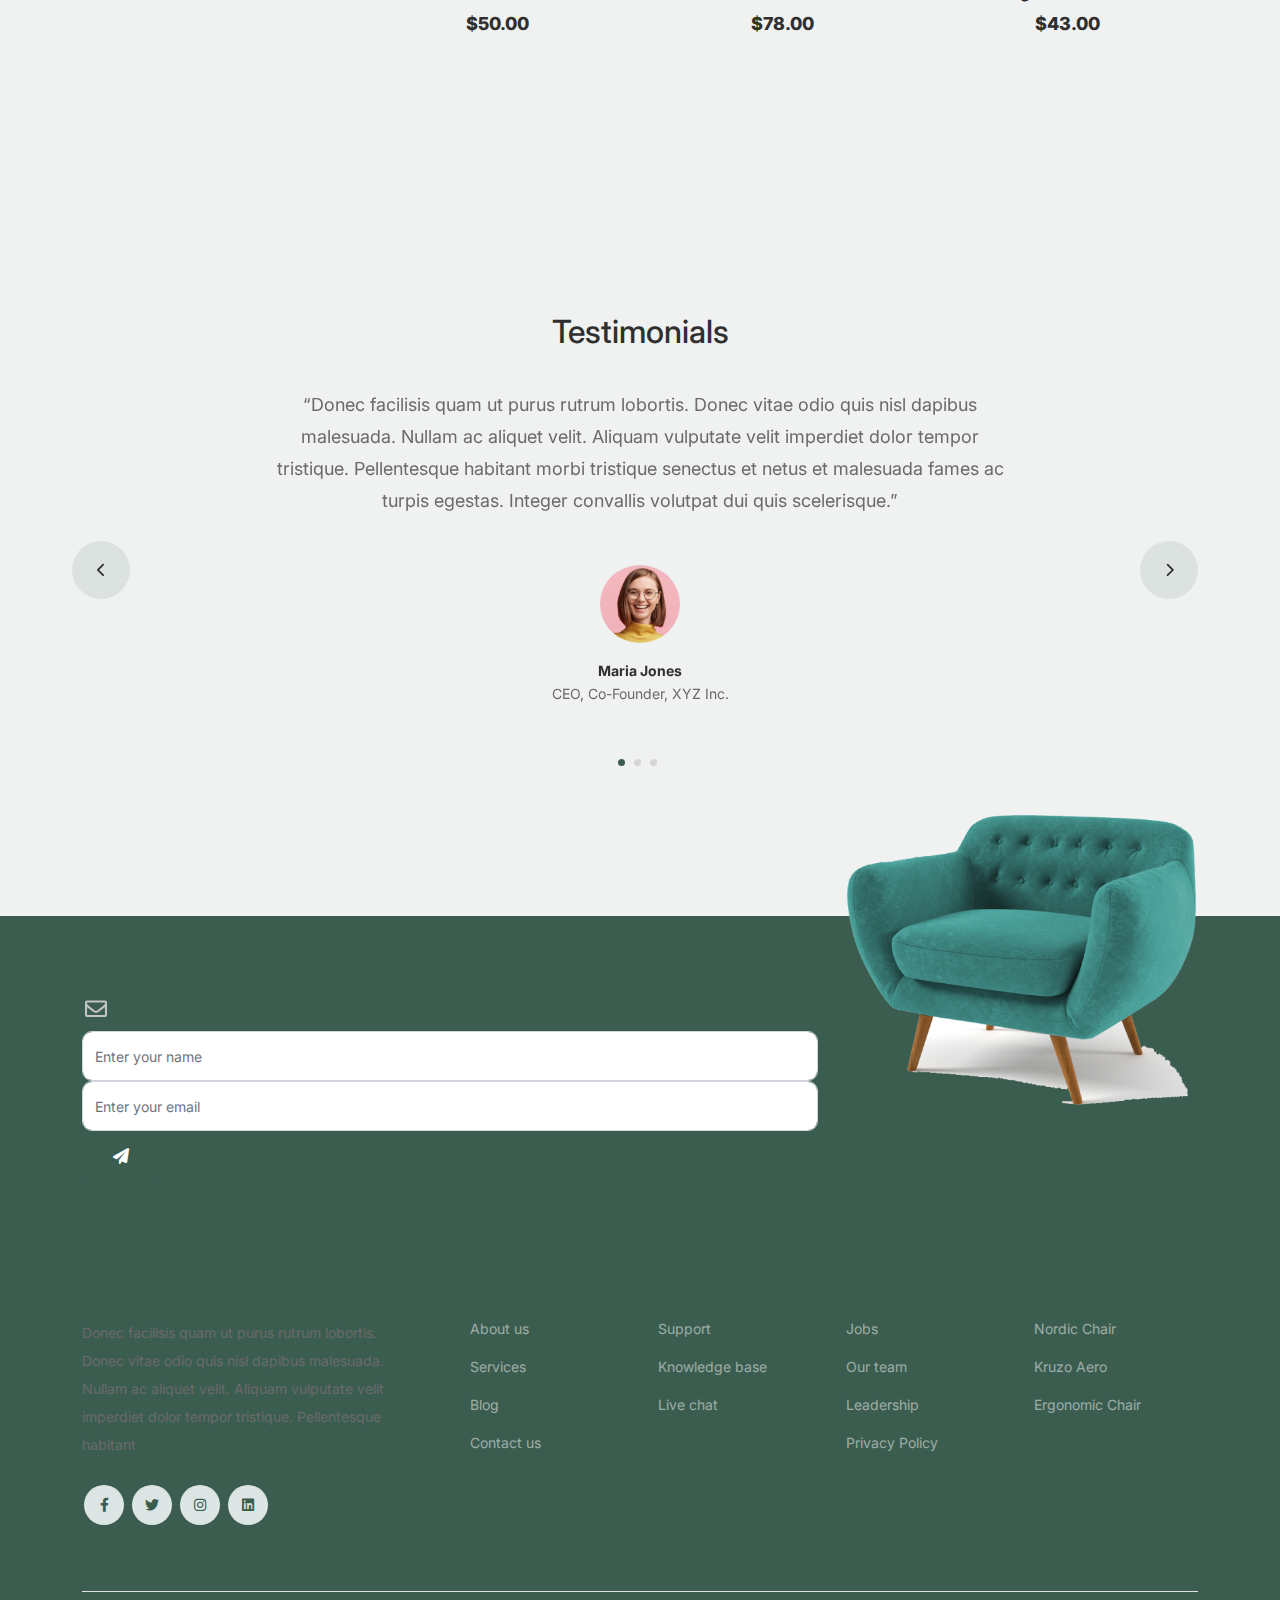
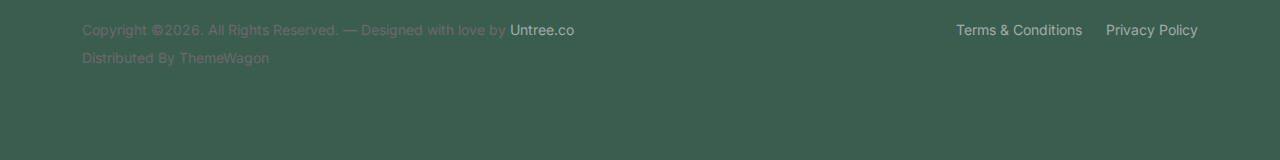
<file: services.html>
<!-- /*
* Bootstrap 5
* Template Name: Furni
* Template Author: Untree.co
* Template URI: https://untree.co/
* License: https://creativecommons.org/licenses/by/3.0/
*/ -->
<!doctype html>
<html lang="en">
<head>
  <meta charset="utf-8">
  <meta name="viewport" content="width=device-width, initial-scale=1, shrink-to-fit=no">
  <meta name="author" content="Untree.co">
  <link rel="shortcut icon" href="favicon.png">

  <meta name="description" content="" />
  <meta name="keywords" content="bootstrap, bootstrap4" />

		<!-- Bootstrap CSS -->
		<link href="css/bootstrap.min.css" rel="stylesheet">
		<link href="https://cdnjs.cloudflare.com/ajax/libs/font-awesome/6.0.0-beta3/css/all.min.css" rel="stylesheet">
		<link href="css/tiny-slider.css" rel="stylesheet">
		<link href="css/style.css" rel="stylesheet">
		<title>Furni Free Bootstrap 5 Template for Furniture and Interior Design Websites by Untree.co </title>
	</head>

	<body>

		<!-- Start Header/Navigation -->
		<nav class="custom-navbar navbar navbar navbar-expand-md navbar-dark bg-dark" arial-label="Furni navigation bar">

			<div class="container">
				<a class="navbar-brand" href="index.html">Furni<span>.</span></a>

				<button class="navbar-toggler" type="button" data-bs-toggle="collapse" data-bs-target="#navbarsFurni" aria-controls="navbarsFurni" aria-expanded="false" aria-label="Toggle navigation">
					<span class="navbar-toggler-icon"></span>
				</button>

				<div class="collapse navbar-collapse" id="navbarsFurni">
					<ul class="custom-navbar-nav navbar-nav ms-auto mb-2 mb-md-0">
						<li class="nav-item">
							<a class="nav-link" href="index.html">Home</a>
						</li>
						<li><a class="nav-link" href="shop.html">Shop</a></li>
						<li><a class="nav-link" href="about.html">About us</a></li>
						<li class="active"><a class="nav-link" href="services.html">Services</a></li>
						<li><a class="nav-link" href="blog.html">Blog</a></li>
						<li><a class="nav-link" href="contact.html">Contact us</a></li>
					</ul>

					<ul class="custom-navbar-cta navbar-nav mb-2 mb-md-0 ms-5">
						<div class="search-interface"></div>
						<img class="search" src="/images/search.svg" alt="search">
						<div class="shadow-interface">
							<form action="/shop.html">
						</div>
						<li><a class="nav-link" href="/login.html"><img src="images/user.svg"></a></li>
						<li><a class="nav-link" href="cart.html"><img src="images/cart.svg"></a></li>
					</ul>
				</div>
			</div>
				
		</nav>
		<!-- End Header/Navigation -->

		<!-- Start Hero Section -->
			<div class="hero">
				<div class="container">
					<div class="row justify-content-between">
						<div class="col-lg-5">
							<div class="intro-excerpt">
								<h1>Services</h1>
								<p class="mb-4">Donec vitae odio quis nisl dapibus malesuada. Nullam ac aliquet velit. Aliquam vulputate velit imperdiet dolor tempor tristique.</p>
								<p><a href="/shop.html" class="btn btn-secondary me-2">Shop Now</a><a href="#" class="btn btn-white-outline">Explore</a></p>
							</div>
						</div>
						<div class="col-lg-7">
							<div class="hero-img-wrap">
								<img src="images/couch.png" class="img-fluid">
							</div>
						</div>
					</div>
				</div>
			</div>
		<!-- End Hero Section -->

		

		<!-- Start Why Choose Us Section -->
		<div class="why-choose-section">
			<div class="container">
				
				
				<div class="row my-5">
					<div class="col-6 col-md-6 col-lg-3 mb-4">
						<div class="feature">
							<div class="icon">
								<img src="images/truck.svg" alt="Image" class="imf-fluid">
							</div>
							<h3>Fast &amp; Free Shipping</h3>
							<p>Donec vitae odio quis nisl dapibus malesuada. Nullam ac aliquet velit. Aliquam vulputate.</p>
						</div>
					</div>

					<div class="col-6 col-md-6 col-lg-3 mb-4">
						<div class="feature">
							<div class="icon">
								<img src="images/bag.svg" alt="Image" class="imf-fluid">
							</div>
							<h3>Easy to Shop</h3>
							<p>Donec vitae odio quis nisl dapibus malesuada. Nullam ac aliquet velit. Aliquam vulputate.</p>
						</div>
					</div>

					<div class="col-6 col-md-6 col-lg-3 mb-4">
						<div class="feature">
							<div class="icon">
								<img src="images/support.svg" alt="Image" class="imf-fluid">
							</div>
							<h3>24/7 Support</h3>
							<p>Donec vitae odio quis nisl dapibus malesuada. Nullam ac aliquet velit. Aliquam vulputate.</p>
						</div>
					</div>

					<div class="col-6 col-md-6 col-lg-3 mb-4">
						<div class="feature">
							<div class="icon">
								<img src="images/return.svg" alt="Image" class="imf-fluid">
							</div>
							<h3>Hassle Free Returns</h3>
							<p>Donec vitae odio quis nisl dapibus malesuada. Nullam ac aliquet velit. Aliquam vulputate.</p>
						</div>
					</div>

					<div class="col-6 col-md-6 col-lg-3 mb-4">
						<div class="feature">
							<div class="icon">
								<img src="images/truck.svg" alt="Image" class="imf-fluid">
							</div>
							<h3>Fast &amp; Free Shipping</h3>
							<p>Donec vitae odio quis nisl dapibus malesuada. Nullam ac aliquet velit. Aliquam vulputate.</p>
						</div>
					</div>

					<div class="col-6 col-md-6 col-lg-3 mb-4">
						<div class="feature">
							<div class="icon">
								<img src="images/bag.svg" alt="Image" class="imf-fluid">
							</div>
							<h3>Easy to Shop</h3>
							<p>Donec vitae odio quis nisl dapibus malesuada. Nullam ac aliquet velit. Aliquam vulputate.</p>
						</div>
					</div>

					<div class="col-6 col-md-6 col-lg-3 mb-4">
						<div class="feature">
							<div class="icon">
								<img src="images/support.svg" alt="Image" class="imf-fluid">
							</div>
							<h3>24/7 Support</h3>
							<p>Donec vitae odio quis nisl dapibus malesuada. Nullam ac aliquet velit. Aliquam vulputate.</p>
						</div>
					</div>

					<div class="col-6 col-md-6 col-lg-3 mb-4">
						<div class="feature">
							<div class="icon">
								<img src="images/return.svg" alt="Image" class="imf-fluid">
							</div>
							<h3>Hassle Free Returns</h3>
							<p>Donec vitae odio quis nisl dapibus malesuada. Nullam ac aliquet velit. Aliquam vulputate.</p>
						</div>
					</div>

				</div>
			
			</div>
		</div>
		<!-- End Why Choose Us Section -->

		<!-- Start Product Section -->
		<div class="product-section pt-0">
			<div class="container">
				<div class="row">

					<!-- Start Column 1 -->
					<div class="col-md-12 col-lg-3 mb-5 mb-lg-0">
						<h2 class="mb-4 section-title">Crafted with excellent material.</h2>
						<p class="mb-4">Donec vitae odio quis nisl dapibus malesuada. Nullam ac aliquet velit. Aliquam vulputate velit imperdiet dolor tempor tristique. </p>
						<p><a href="#" class="btn">Explore</a></p>
					</div> 
					<!-- End Column 1 -->

					<!-- Start Column 2 -->
					<div class="col-12 col-md-4 col-lg-3 mb-5 mb-md-0">
						<a class="product-item" href="#">
							<img src="images/product-1.png" class="img-fluid product-thumbnail">
							<h3 class="product-title">Nordic Chair</h3>
							<strong class="product-price">$50.00</strong>

							<span class="icon-cross">
								<img src="images/cross.svg" class="img-fluid">
							</span>
						</a>
					</div> 
					<!-- End Column 2 -->

					<!-- Start Column 3 -->
					<div class="col-12 col-md-4 col-lg-3 mb-5 mb-md-0">
						<a class="product-item" href="#">
							<img src="images/product-2.png" class="img-fluid product-thumbnail">
							<h3 class="product-title">Kruzo Aero Chair</h3>
							<strong class="product-price">$78.00</strong>

							<span class="icon-cross">
								<img src="images/cross.svg" class="img-fluid">
							</span>
						</a>
					</div>
					<!-- End Column 3 -->

					<!-- Start Column 4 -->
					<div class="col-12 col-md-4 col-lg-3 mb-5 mb-md-0">
						<a class="product-item" href="#">
							<img src="images/product-3.png" class="img-fluid product-thumbnail">
							<h3 class="product-title">Ergonomic Chair</h3>
							<strong class="product-price">$43.00</strong>

							<span class="icon-cross">
								<img src="images/cross.svg" class="img-fluid">
							</span>
						</a>
					</div>
					<!-- End Column 4 -->

				</div>
			</div>
		</div>
		<!-- End Product Section -->

		

		<!-- Start Testimonial Slider -->
		<div class="testimonial-section before-footer-section">
			<div class="container">
				<div class="row">
					<div class="col-lg-7 mx-auto text-center">
						<h2 class="section-title">Testimonials</h2>
					</div>
				</div>

				<div class="row justify-content-center">
					<div class="col-lg-12">
						<div class="testimonial-slider-wrap text-center">

							<div id="testimonial-nav">
								<span class="prev" data-controls="prev"><span class="fa fa-chevron-left"></span></span>
								<span class="next" data-controls="next"><span class="fa fa-chevron-right"></span></span>
							</div>

							<div class="testimonial-slider">
								
								<div class="item">
									<div class="row justify-content-center">
										<div class="col-lg-8 mx-auto">

											<div class="testimonial-block text-center">
												<blockquote class="mb-5">
													<p>&ldquo;Donec facilisis quam ut purus rutrum lobortis. Donec vitae odio quis nisl dapibus malesuada. Nullam ac aliquet velit. Aliquam vulputate velit imperdiet dolor tempor tristique. Pellentesque habitant morbi tristique senectus et netus et malesuada fames ac turpis egestas. Integer convallis volutpat dui quis scelerisque.&rdquo;</p>
												</blockquote>

												<div class="author-info">
													<div class="author-pic">
														<img src="images/person-1.png" alt="Maria Jones" class="img-fluid">
													</div>
													<h3 class="font-weight-bold">Maria Jones</h3>
													<span class="position d-block mb-3">CEO, Co-Founder, XYZ Inc.</span>
												</div>
											</div>

										</div>
									</div>
								</div> 
								<!-- END item -->

								<div class="item">
									<div class="row justify-content-center">
										<div class="col-lg-8 mx-auto">

											<div class="testimonial-block text-center">
												<blockquote class="mb-5">
													<p>&ldquo;Donec facilisis quam ut purus rutrum lobortis. Donec vitae odio quis nisl dapibus malesuada. Nullam ac aliquet velit. Aliquam vulputate velit imperdiet dolor tempor tristique. Pellentesque habitant morbi tristique senectus et netus et malesuada fames ac turpis egestas. Integer convallis volutpat dui quis scelerisque.&rdquo;</p>
												</blockquote>

												<div class="author-info">
													<div class="author-pic">
														<img src="images/person-1.png" alt="Maria Jones" class="img-fluid">
													</div>
													<h3 class="font-weight-bold">Maria Jones</h3>
													<span class="position d-block mb-3">CEO, Co-Founder, XYZ Inc.</span>
												</div>
											</div>

										</div>
									</div>
								</div> 
								<!-- END item -->

								<div class="item">
									<div class="row justify-content-center">
										<div class="col-lg-8 mx-auto">

											<div class="testimonial-block text-center">
												<blockquote class="mb-5">
													<p>&ldquo;Donec facilisis quam ut purus rutrum lobortis. Donec vitae odio quis nisl dapibus malesuada. Nullam ac aliquet velit. Aliquam vulputate velit imperdiet dolor tempor tristique. Pellentesque habitant morbi tristique senectus et netus et malesuada fames ac turpis egestas. Integer convallis volutpat dui quis scelerisque.&rdquo;</p>
												</blockquote>

												<div class="author-info">
													<div class="author-pic">
														<img src="images/person-1.png" alt="Maria Jones" class="img-fluid">
													</div>
													<h3 class="font-weight-bold">Maria Jones</h3>
													<span class="position d-block mb-3">CEO, Co-Founder, XYZ Inc.</span>
												</div>
											</div>

										</div>
									</div>
								</div> 
								<!-- END item -->

							</div>

						</div>
					</div>
				</div>
			</div>
		</div>
		<!-- End Testimonial Slider -->

		

		<!-- Start Footer Section -->
		<footer class="footer-section">
			<div class="container relative">

				<div class="sofa-img">
					<img src="images/sofa.png" alt="Image" class="img-fluid">
				</div>

				<div class="row">
					<div class="col-lg-8">
						<div class="subscription-form">
							<h3 class="d-flex align-items-center"><span class="me-1"><img src="images/envelope-outline.svg" alt="Image" class="img-fluid"></span><span>Subscribe to Newsletter</span></h3>

							<form action="#" class="row g-3">
								<div class="col-auto">
									<input type="text" class="form-control" placeholder="Enter your name">
								</div>
								<div class="col-auto">
									<input type="email" class="form-control" placeholder="Enter your email">
								</div>
								<div class="col-auto">
									<button class="btn btn-primary">
										<span class="fa fa-paper-plane"></span>
									</button>
								</div>
							</form>

						</div>
					</div>
				</div>

				<div class="row g-5 mb-5">
					<div class="col-lg-4">
						<div class="mb-4 footer-logo-wrap"><a href="#" class="footer-logo">Furni<span>.</span></a></div>
						<p class="mb-4">Donec facilisis quam ut purus rutrum lobortis. Donec vitae odio quis nisl dapibus malesuada. Nullam ac aliquet velit. Aliquam vulputate velit imperdiet dolor tempor tristique. Pellentesque habitant</p>

						<ul class="list-unstyled custom-social">
							<li><a href="https://www.facebook.com/?locale=zh_TW"><span class="fa fa-brands fa-facebook-f"></span></a></li>
							<li><a href="https://twitter.com/i/flow/login"><span class="fa fa-brands fa-twitter"></span></a></li>
							<li><a href="https://www.instagram.com/"><span class="fa fa-brands fa-instagram"></span></a></li>
							<li><a href="https://tw.linkedin.com/"><span class="fa fa-brands fa-linkedin"></span></a></li>
						</ul>
					</div>

					<div class="col-lg-8">
						<div class="row links-wrap">
							<div class="col-6 col-sm-6 col-md-3">
								<ul class="list-unstyled">
									<li><a href="http://127.0.0.1:5500/about.html">About us</a></li>
									<li><a href="http://127.0.0.1:5500/services.html">Services</a></li>
									<li><a href="http://127.0.0.1:5500/blog.html">Blog</a></li>
									<li><a href="/contact.html">Contact us</a></li>
								</ul>
							</div>

							<div class="col-6 col-sm-6 col-md-3">
								<ul class="list-unstyled">
									<li><a href="/contact.html">Support</a></li>
									<li><a href="#">Knowledge base</a></li>
									<li><a href="#">Live chat</a></li>
								</ul>
							</div>

							<div class="col-6 col-sm-6 col-md-3">
								<ul class="list-unstyled">
									<li><a href="#">Jobs</a></li>
									<li><a href="/ourteam.html">Our team</a></li>
									<li><a href="#">Leadership</a></li>
									<li><a href="#">Privacy Policy</a></li>
								</ul>
							</div>

							<div class="col-6 col-sm-6 col-md-3">
								<ul class="list-unstyled">
									<li><a href="#">Nordic Chair</a></li>
									<li><a href="#">Kruzo Aero</a></li>
									<li><a href="#">Ergonomic Chair</a></li>
								</ul>
							</div>
						</div>
					</div>

				</div>

				<div class="border-top copyright">
					<div class="row pt-4">
						<div class="col-lg-6">
							<p class="mb-2 text-center text-lg-start">Copyright &copy;<script>document.write(new Date().getFullYear());</script>. All Rights Reserved. &mdash; Designed with love by <a href="https://untree.co">Untree.co</a> Distributed By <a hreff="https://themewagon.com">ThemeWagon</a> <!-- License information: https://untree.co/license/ -->
            </p>
						</div>

						<div class="col-lg-6 text-center text-lg-end">
							<ul class="list-unstyled d-inline-flex ms-auto">
								<li class="me-4"><a href="#">Terms &amp; Conditions</a></li>
								<li><a href="#">Privacy Policy</a></li>
							</ul>
						</div>

					</div>
				</div>

			</div>
		</footer>
		<!-- End Footer Section -->	


		<script src="js/bootstrap.bundle.min.js"></script>
		<script src="js/tiny-slider.js"></script>
		<script src="js/custom.js"></script>
	</body>

</html>
</file>
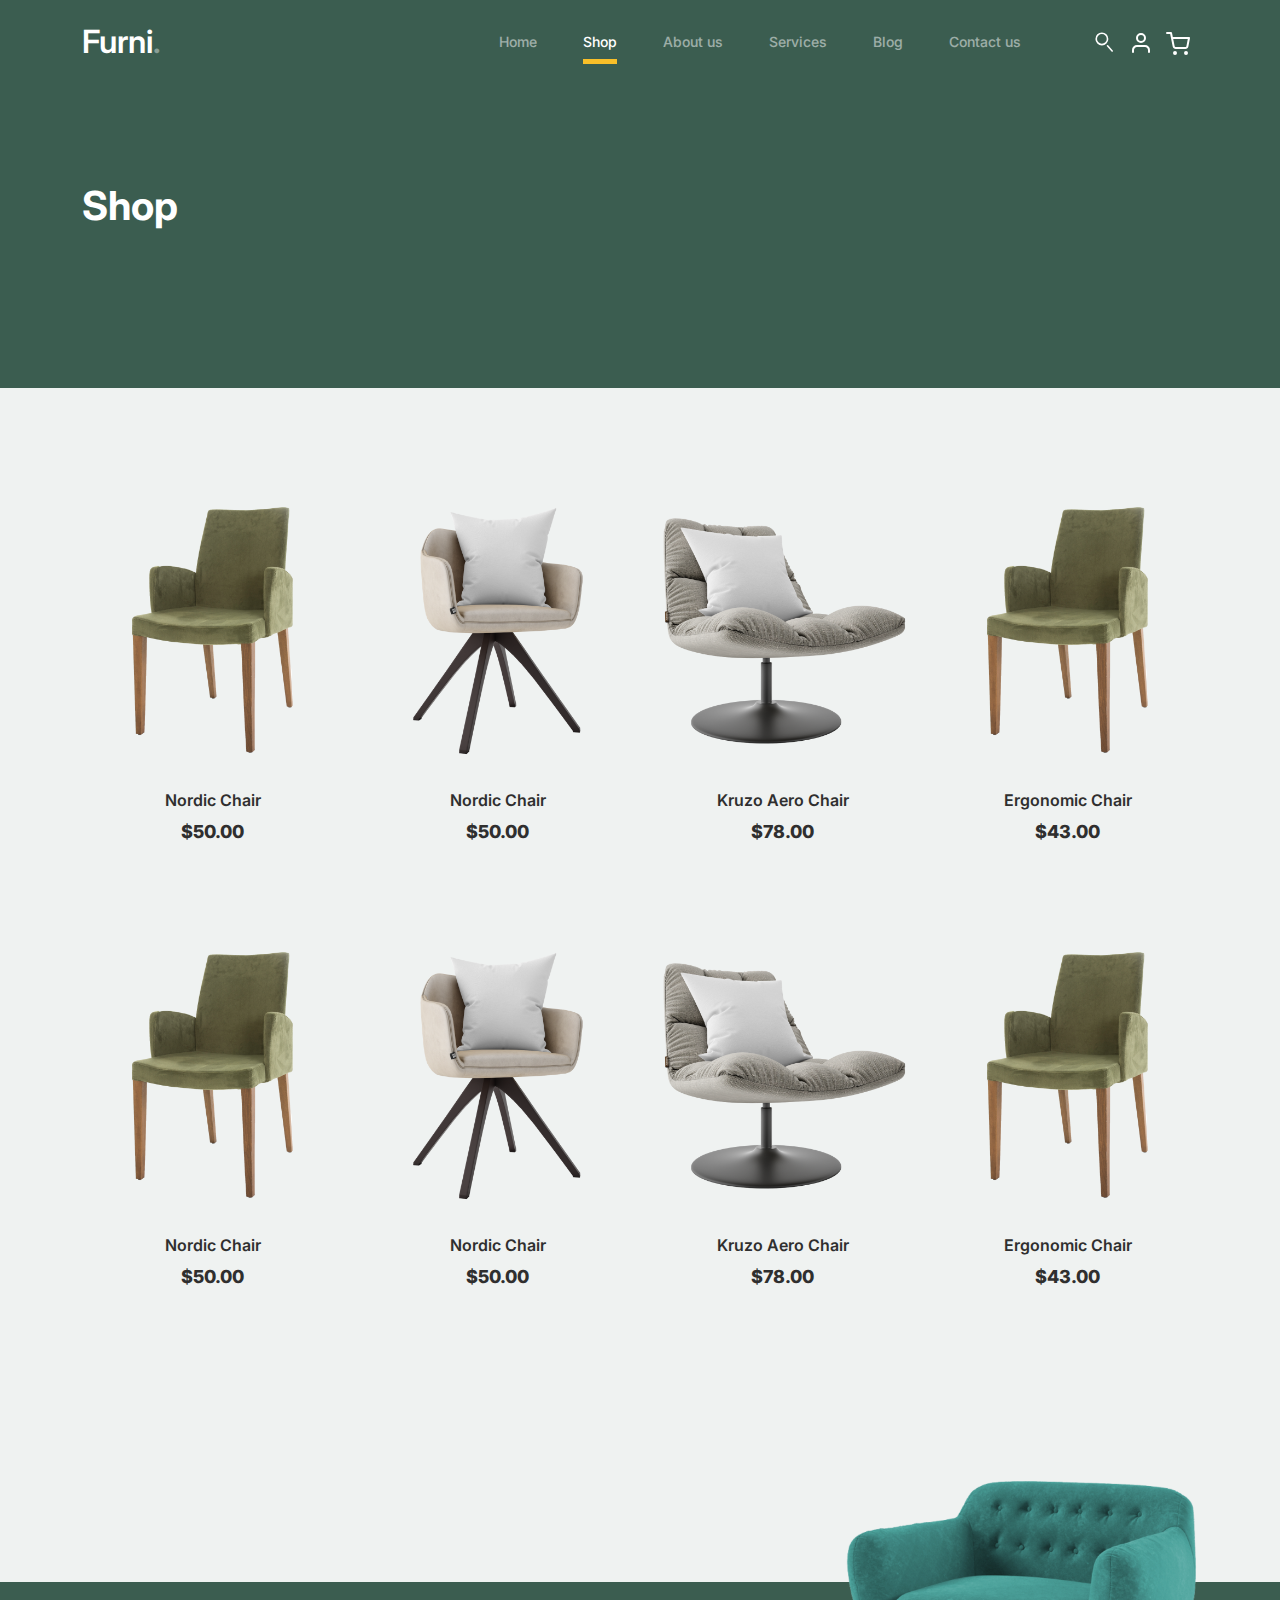
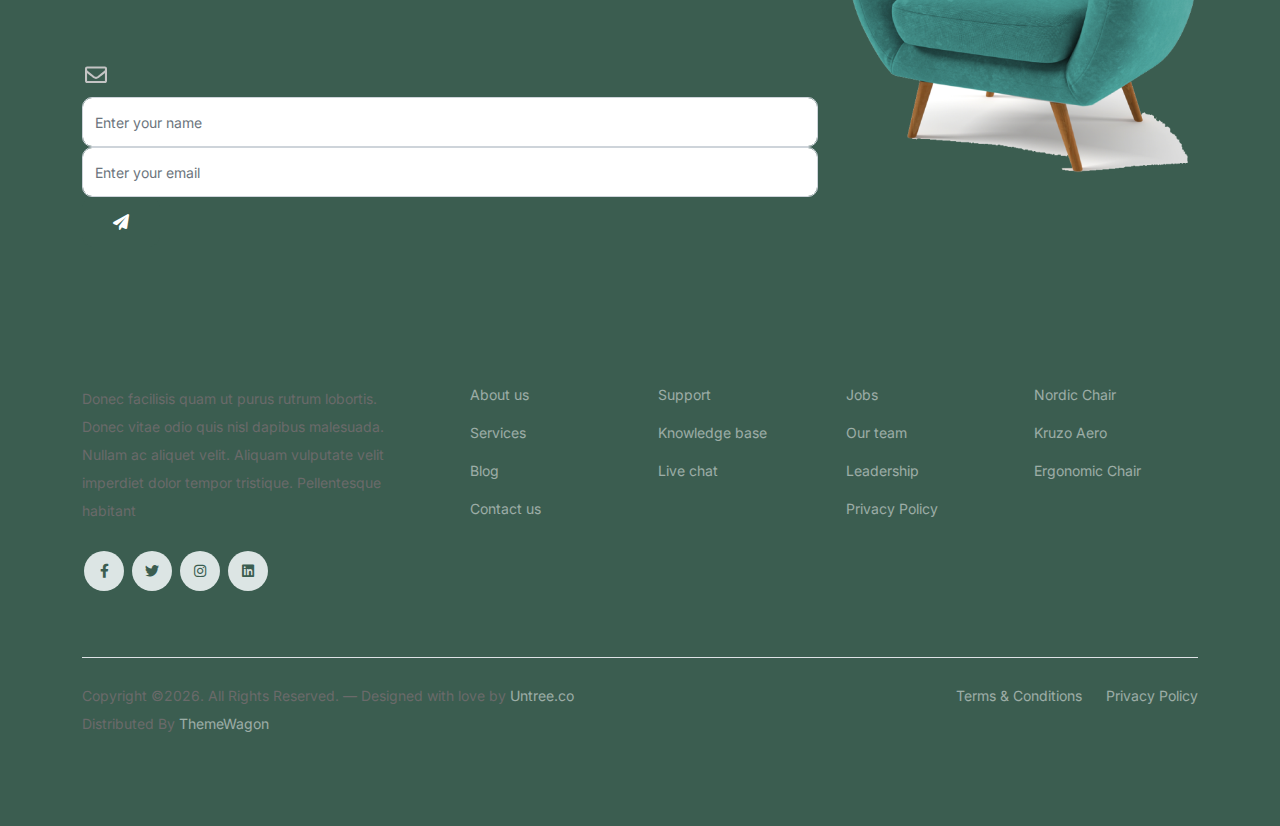
<file: shop.html>
<!-- /*
* Bootstrap 5
* Template Name: Furni
* Template Author: Untree.co
* Template URI: https://untree.co/
* License: https://creativecommons.org/licenses/by/3.0/
*/ -->
<!doctype html>
<html lang="en">
<head>
  <meta charset="utf-8">
  <meta name="viewport" content="width=device-width, initial-scale=1, shrink-to-fit=no">
  <meta name="author" content="Untree.co">
  <link rel="shortcut icon" href="favicon.png">

  <meta name="description" content="" />
  <meta name="keywords" content="bootstrap, bootstrap4" />

		<!-- Bootstrap CSS -->
		<link href="css/bootstrap.min.css" rel="stylesheet">
		<link href="https://cdnjs.cloudflare.com/ajax/libs/font-awesome/6.0.0-beta3/css/all.min.css" rel="stylesheet">
		<link href="css/tiny-slider.css" rel="stylesheet">
		<link href="css/style.css" rel="stylesheet">
		<title>Furni Free Bootstrap 5 Template for Furniture and Interior Design Websites by Untree.co </title>
	</head>

	<body>

		<!-- Start Header/Navigation -->
		<nav class="custom-navbar navbar navbar navbar-expand-md navbar-dark bg-dark" arial-label="Furni navigation bar">

			<div class="container">
				<a class="navbar-brand" href="index.html">Furni<span>.</span></a>

				<button class="navbar-toggler" type="button" data-bs-toggle="collapse" data-bs-target="#navbarsFurni" aria-controls="navbarsFurni" aria-expanded="false" aria-label="Toggle navigation">
					<span class="navbar-toggler-icon"></span>
				</button>

				<div class="collapse navbar-collapse" id="navbarsFurni">
					<ul class="custom-navbar-nav navbar-nav ms-auto mb-2 mb-md-0">
						<li class="nav-item ">
							<a class="nav-link" href="index.html">Home</a>
						</li>
						<li class="active"><a class="nav-link" href="shop.html">Shop</a></li>
						<li><a class="nav-link" href="about.html">About us</a></li>
						<li><a class="nav-link" href="services.html">Services</a></li>
						<li><a class="nav-link" href="blog.html">Blog</a></li>
						<li><a class="nav-link" href="contact.html">Contact us</a></li>
					</ul>

					<ul class="custom-navbar-cta navbar-nav mb-2 mb-md-0 ms-5">
						<div class="search-interface"></div>
						<img class="search" src="/images/search.svg" alt="search">
						<div class="shadow-interface">
							<form action="/shop.html">
						</div>
						<li><a class="nav-link" href="/login.html"><img src="images/user.svg"></a></li>
						<li><a class="nav-link" href="cart.html"><img src="images/cart.svg"></a></li>
					</ul>
				</div>
			</div>
				
		</nav>
		<!-- End Header/Navigation -->

		<!-- Start Hero Section -->
			<div class="hero">
				<div class="container">
					<div class="row justify-content-between">
						<div class="col-lg-5">
							<div class="intro-excerpt">
								<h1>Shop</h1>
							</div>
						</div>
						<div class="col-lg-7">
							
						</div>
					</div>
				</div>
			</div>
		<!-- End Hero Section -->

		

		<div class="untree_co-section product-section before-footer-section">
		    <div class="container">
		      	<div class="row">

		      		<!-- Start Column 1 -->
					<div class="col-12 col-md-4 col-lg-3 mb-5">
						<a class="product-item" href="/cart.html" id="product-3">
							<img src="images/product-3.png" class="img-fluid product-thumbnail">
							<h3 class="product-title">Nordic Chair</h3>
							<strong class="product-price">$50.00</strong>

							<span class="icon-cross">
								<img src="images/cross.svg" class="img-fluid">
							</span>
						</a>
					</div> 
					<!-- End Column 1 -->
						
					<!-- Start Column 2 -->
					<div class="col-12 col-md-4 col-lg-3 mb-5">
						<a class="product-item" href="#">
							<img src="images/product-1.png" class="img-fluid product-thumbnail">
							<h3 class="product-title">Nordic Chair</h3>
							<strong class="product-price">$50.00</strong>

							<span class="icon-cross">
								<img src="images/cross.svg" class="img-fluid">
							</span>
						</a>
					</div> 
					<!-- End Column 2 -->

					<!-- Start Column 3 -->
					<div class="col-12 col-md-4 col-lg-3 mb-5">
						<a class="product-item" href="#">
							<img src="images/product-2.png" class="img-fluid product-thumbnail">
							<h3 class="product-title">Kruzo Aero Chair</h3>
							<strong class="product-price">$78.00</strong>

							<span class="icon-cross">
								<img src="images/cross.svg" class="img-fluid">
							</span>
						</a>
					</div>
					<!-- End Column 3 -->

					<!-- Start Column 4 -->
					<div class="col-12 col-md-4 col-lg-3 mb-5">
						<a class="product-item" href="#">
							<img src="images/product-3.png" class="img-fluid product-thumbnail">
							<h3 class="product-title">Ergonomic Chair</h3>
							<strong class="product-price">$43.00</strong>

							<span class="icon-cross">
								<img src="images/cross.svg" class="img-fluid">
							</span>
						</a>
					</div>
					<!-- End Column 4 -->


					<!-- Start Column 1 -->
					<div class="col-12 col-md-4 col-lg-3 mb-5">
						<a class="product-item" href="#">
							<img src="images/product-3.png" class="img-fluid product-thumbnail">
							<h3 class="product-title">Nordic Chair</h3>
							<strong class="product-price">$50.00</strong>

							<span class="icon-cross">
								<img src="images/cross.svg" class="img-fluid">
							</span>
						</a>
					</div> 
					<!-- End Column 1 -->
						
					<!-- Start Column 2 -->
					<div class="col-12 col-md-4 col-lg-3 mb-5">
						<a class="product-item" href="#">
							<img src="images/product-1.png" class="img-fluid product-thumbnail">
							<h3 class="product-title">Nordic Chair</h3>
							<strong class="product-price">$50.00</strong>

							<span class="icon-cross">
								<img src="images/cross.svg" class="img-fluid">
							</span>
						</a>
					</div> 
					<!-- End Column 2 -->

					<!-- Start Column 3 -->
					<div class="col-12 col-md-4 col-lg-3 mb-5">
						<a class="product-item" href="#">
							<img src="images/product-2.png" class="img-fluid product-thumbnail">
							<h3 class="product-title">Kruzo Aero Chair</h3>
							<strong class="product-price">$78.00</strong>

							<span class="icon-cross">
								<img src="images/cross.svg" class="img-fluid">
							</span>
						</a>
					</div>
					<!-- End Column 3 -->

					<!-- Start Column 4 -->
					<div class="col-12 col-md-4 col-lg-3 mb-5">
						<a class="product-item" href="#">
							<img src="images/product-3.png" class="img-fluid product-thumbnail">
							<h3 class="product-title">Ergonomic Chair</h3>
							<strong class="product-price">$43.00</strong>

							<span class="icon-cross">
								<img src="images/cross.svg" class="img-fluid">
							</span>
						</a>
					</div>
					<!-- End Column 4 -->

		      	</div>
		    </div>
		</div>


		<!-- Start Footer Section -->
		<footer class="footer-section">
			<div class="container relative">

				<div class="sofa-img">
					<img src="images/sofa.png" alt="Image" class="img-fluid">
				</div>

				<div class="row">
					<div class="col-lg-8">
						<div class="subscription-form">
							<h3 class="d-flex align-items-center"><span class="me-1"><img src="images/envelope-outline.svg" alt="Image" class="img-fluid"></span><span>Subscribe to Newsletter</span></h3>

							<form action="#" class="row g-3">
								<div class="col-auto">
									<input type="text" class="form-control" placeholder="Enter your name">
								</div>
								<div class="col-auto">
									<input type="email" class="form-control" placeholder="Enter your email">
								</div>
								<div class="col-auto">
									<button class="btn btn-primary">
										<span class="fa fa-paper-plane"></span>
									</button>
								</div>
							</form>

						</div>
					</div>
				</div>

				<div class="row g-5 mb-5">
					<div class="col-lg-4">
						<div class="mb-4 footer-logo-wrap"><a href="#" class="footer-logo">Furni<span>.</span></a></div>
						<p class="mb-4">Donec facilisis quam ut purus rutrum lobortis. Donec vitae odio quis nisl dapibus malesuada. Nullam ac aliquet velit. Aliquam vulputate velit imperdiet dolor tempor tristique. Pellentesque habitant</p>

						<ul class="list-unstyled custom-social">
							<li><a href="https://www.facebook.com/?locale=zh_TW"><span class="fa fa-brands fa-facebook-f"></span></a></li>
							<li><a href="https://twitter.com/i/flow/login"><span class="fa fa-brands fa-twitter"></span></a></li>
							<li><a href="https://www.instagram.com/"><span class="fa fa-brands fa-instagram"></span></a></li>
							<li><a href="https://tw.linkedin.com/"><span class="fa fa-brands fa-linkedin"></span></a></li>
						</ul>
					</div>

					<div class="col-lg-8">
						<div class="row links-wrap">
							<div class="col-6 col-sm-6 col-md-3">
								<ul class="list-unstyled">
									<li><a href="http://127.0.0.1:5500/about.html">About us</a></li>
									<li><a href="http://127.0.0.1:5500/services.html">Services</a></li>
									<li><a href="http://127.0.0.1:5500/blog.html">Blog</a></li>
									<li><a href="/contact.html">Contact us</a></li>
								</ul>
							</div>

							<div class="col-6 col-sm-6 col-md-3">
								<ul class="list-unstyled">
									<li><a href="/contact.html">Support</a></li>
									<li><a href="#">Knowledge base</a></li>
									<li><a href="#">Live chat</a></li>
								</ul>
							</div>

							<div class="col-6 col-sm-6 col-md-3">
								<ul class="list-unstyled">
									<li><a href="#">Jobs</a></li>
									<li><a href="/ourteam.html">Our team</a></li>
									<li><a href="#">Leadership</a></li>
									<li><a href="#">Privacy Policy</a></li>
								</ul>
							</div>

							<div class="col-6 col-sm-6 col-md-3">
								<ul class="list-unstyled">
									<li><a href="#">Nordic Chair</a></li>
									<li><a href="#">Kruzo Aero</a></li>
									<li><a href="#">Ergonomic Chair</a></li>
								</ul>
							</div>
						</div>
					</div>

				</div>

				<div class="border-top copyright">
					<div class="row pt-4">
						<div class="col-lg-6">
							<p class="mb-2 text-center text-lg-start">Copyright &copy;<script>document.write(new Date().getFullYear());</script>. All Rights Reserved. &mdash; Designed with love by <a href="https://untree.co">Untree.co</a>  Distributed By <a href="https://themewagon.com">ThemeWagon</a> <!-- License information: https://untree.co/license/ -->
            </p>
						</div>

						<div class="col-lg-6 text-center text-lg-end">
							<ul class="list-unstyled d-inline-flex ms-auto">
								<li class="me-4"><a href="#">Terms &amp; Conditions</a></li>
								<li><a href="#">Privacy Policy</a></li>
							</ul>
						</div>

					</div>
				</div>

			</div>
		</footer>
		<!-- End Footer Section -->	


		<script src="js/bootstrap.bundle.min.js"></script>
		<script src="js/tiny-slider.js"></script>
		<script src="js/custom.js"></script>
	</body>

</html>
</file>
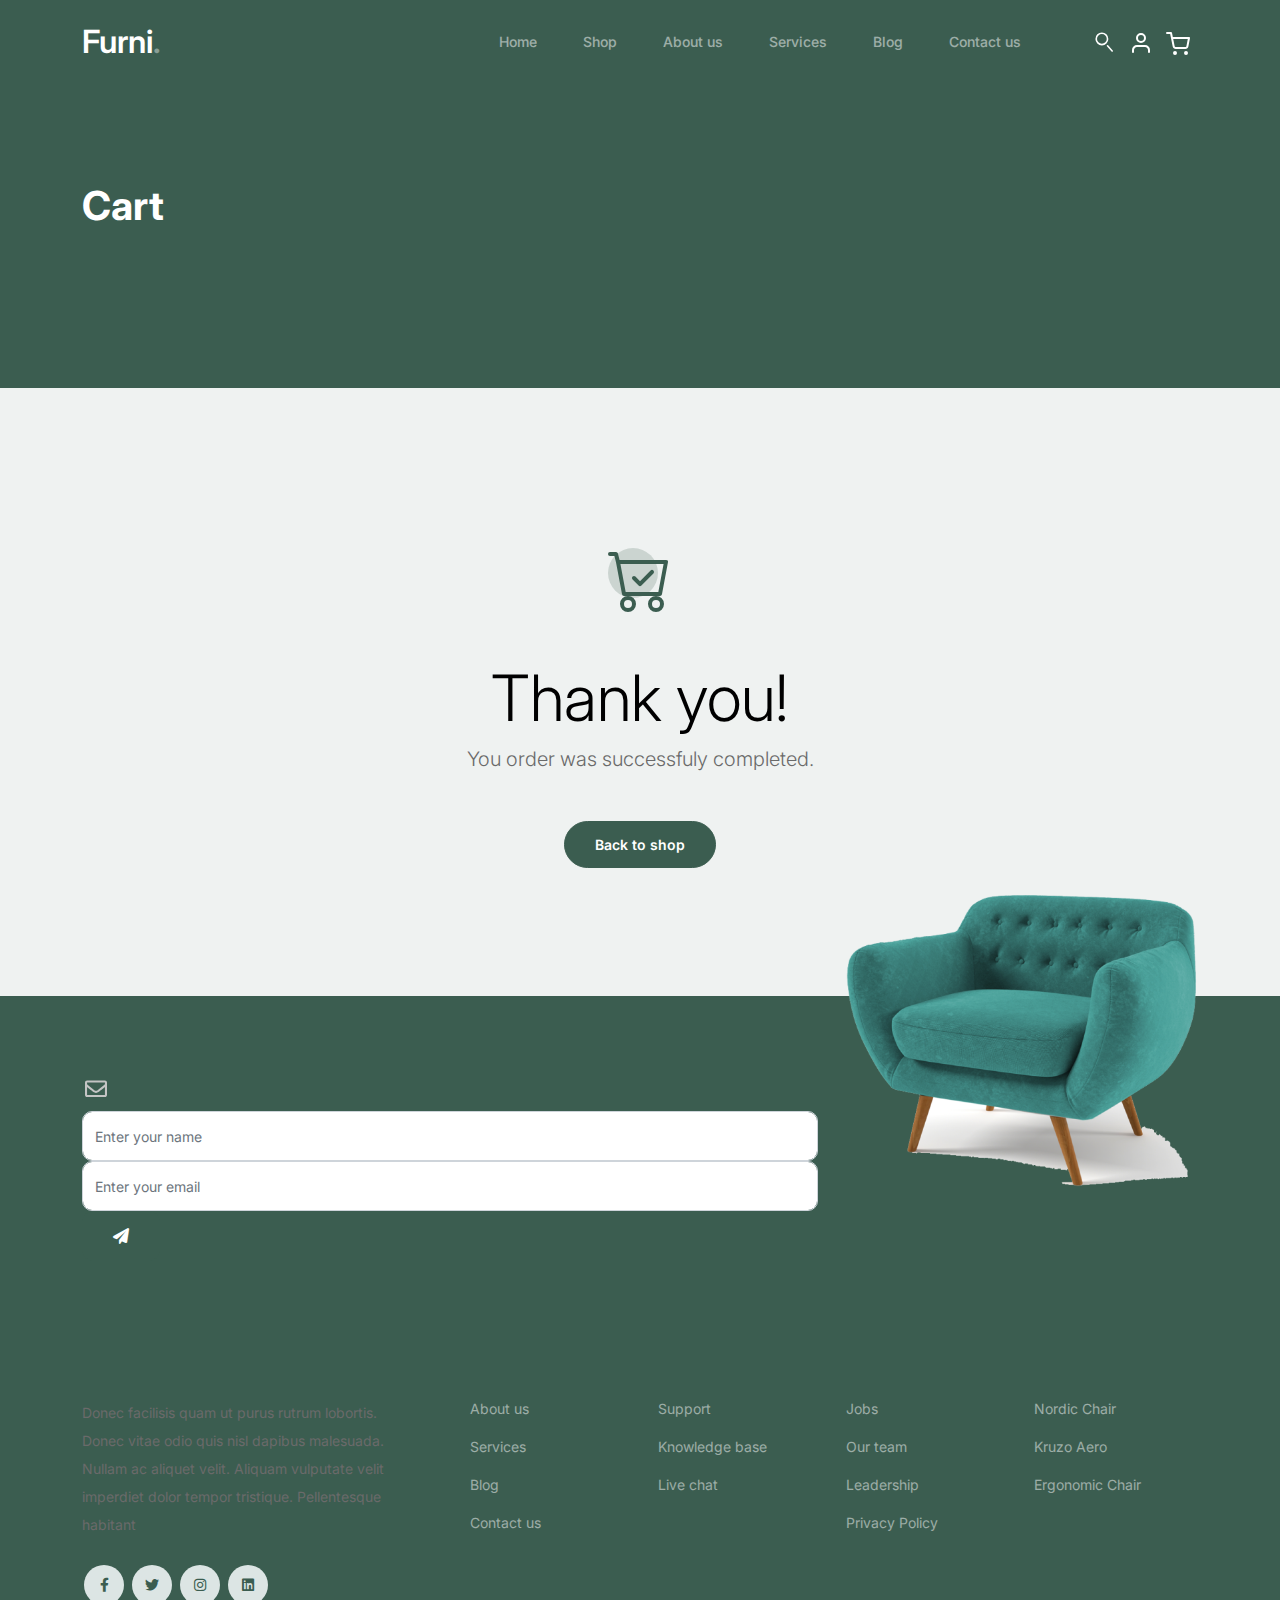
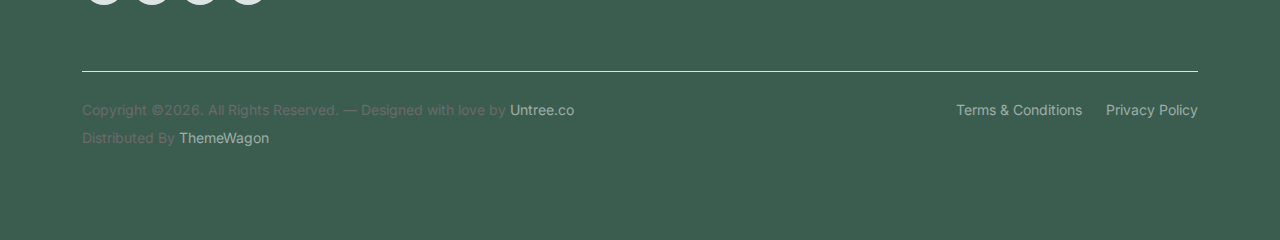
<file: thankyou.html>
<!-- /*
* Bootstrap 5
* Template Name: Furni
* Template Author: Untree.co
* Template URI: https://untree.co/
* License: https://creativecommons.org/licenses/by/3.0/
*/ -->
<!doctype html>
<html lang="en">
<head>
  <meta charset="utf-8">
  <meta name="viewport" content="width=device-width, initial-scale=1, shrink-to-fit=no">
  <meta name="author" content="Untree.co">
  <link rel="shortcut icon" href="favicon.png">

  <meta name="description" content="" />
  <meta name="keywords" content="bootstrap, bootstrap4" />

		<!-- Bootstrap CSS -->
		<link href="css/bootstrap.min.css" rel="stylesheet">
		<link href="https://cdnjs.cloudflare.com/ajax/libs/font-awesome/6.0.0-beta3/css/all.min.css" rel="stylesheet">
		<link href="css/tiny-slider.css" rel="stylesheet">
		<link href="css/style.css" rel="stylesheet">
		<title>Furni Free Bootstrap 5 Template for Furniture and Interior Design Websites by Untree.co </title>
	</head>

	<body>

		<!-- Start Header/Navigation -->
		<nav class="custom-navbar navbar navbar navbar-expand-md navbar-dark bg-dark" arial-label="Furni navigation bar">

			<div class="container">
				<a class="navbar-brand" href="index.html">Furni<span>.</span></a>

				<button class="navbar-toggler" type="button" data-bs-toggle="collapse" data-bs-target="#navbarsFurni" aria-controls="navbarsFurni" aria-expanded="false" aria-label="Toggle navigation">
					<span class="navbar-toggler-icon"></span>
				</button>

				<div class="collapse navbar-collapse" id="navbarsFurni">
					<ul class="custom-navbar-nav navbar-nav ms-auto mb-2 mb-md-0">
						<li class="nav-item ">
							<a class="nav-link" href="index.html">Home</a>
						</li>
						<li><a class="nav-link" href="shop.html">Shop</a></li>
						<li><a class="nav-link" href="about.html">About us</a></li>
						<li><a class="nav-link" href="services.html">Services</a></li>
						<li><a class="nav-link" href="blog.html">Blog</a></li>
						<li><a class="nav-link" href="contact.html">Contact us</a></li>
					</ul>

					<ul class="custom-navbar-cta navbar-nav mb-2 mb-md-0 ms-5">
						<div class="search-interface"></div>
						<img class="search" src="/images/search.svg" alt="search">
						<div class="shadow-interface">
							<form action="/shop.html">
						</div>
						<li><a class="nav-link" href="/login.html"><img src="images/user.svg"></a></li>
						<li><a class="nav-link" href="cart.html"><img src="images/cart.svg"></a></li>
					</ul>
				</div>
			</div>
				
		</nav>
		<!-- End Header/Navigation -->

		<!-- Start Hero Section -->
			<div class="hero">
				<div class="container">
					<div class="row justify-content-between">
						<div class="col-lg-5">
							<div class="intro-excerpt">
								<h1>Cart</h1>
							</div>
						</div>
						<div class="col-lg-7">
							
						</div>
					</div>
				</div>
			</div>
		<!-- End Hero Section -->

		

		<div class="untree_co-section">
    <div class="container">
      <div class="row">
        <div class="col-md-12 text-center pt-5">
          <span class="display-3 thankyou-icon text-primary">
            <svg width="1em" height="1em" viewBox="0 0 16 16" class="bi bi-cart-check mb-5" fill="currentColor" xmlns="http://www.w3.org/2000/svg">
              <path fill-rule="evenodd" d="M11.354 5.646a.5.5 0 0 1 0 .708l-3 3a.5.5 0 0 1-.708 0l-1.5-1.5a.5.5 0 1 1 .708-.708L8 8.293l2.646-2.647a.5.5 0 0 1 .708 0z"/>
              <path fill-rule="evenodd" d="M0 1.5A.5.5 0 0 1 .5 1H2a.5.5 0 0 1 .485.379L2.89 3H14.5a.5.5 0 0 1 .491.592l-1.5 8A.5.5 0 0 1 13 12H4a.5.5 0 0 1-.491-.408L2.01 3.607 1.61 2H.5a.5.5 0 0 1-.5-.5zM3.102 4l1.313 7h8.17l1.313-7H3.102zM5 12a2 2 0 1 0 0 4 2 2 0 0 0 0-4zm7 0a2 2 0 1 0 0 4 2 2 0 0 0 0-4zm-7 1a1 1 0 1 0 0 2 1 1 0 0 0 0-2zm7 0a1 1 0 1 0 0 2 1 1 0 0 0 0-2z"/>
            </svg>
          </span>
          <h2 class="display-3 text-black">Thank you!</h2>
          <p class="lead mb-5">You order was successfuly completed.</p>
          <p><a href="shop.html" class="btn btn-sm btn-outline-black">Back to shop</a></p>
        </div>
      </div>
    </div>
  </div>

		<!-- Start Footer Section -->
		<footer class="footer-section">
			<div class="container relative">

				<div class="sofa-img">
					<img src="images/sofa.png" alt="Image" class="img-fluid">
				</div>

				<div class="row">
					<div class="col-lg-8">
						<div class="subscription-form">
							<h3 class="d-flex align-items-center"><span class="me-1"><img src="images/envelope-outline.svg" alt="Image" class="img-fluid"></span><span>Subscribe to Newsletter</span></h3>

							<form action="#" class="row g-3">
								<div class="col-auto">
									<input type="text" class="form-control" placeholder="Enter your name">
								</div>
								<div class="col-auto">
									<input type="email" class="form-control" placeholder="Enter your email">
								</div>
								<div class="col-auto">
									<button class="btn btn-primary">
										<span class="fa fa-paper-plane"></span>
									</button>
								</div>
							</form>

						</div>
					</div>
				</div>

				<div class="row g-5 mb-5">
					<div class="col-lg-4">
						<div class="mb-4 footer-logo-wrap"><a href="#" class="footer-logo">Furni<span>.</span></a></div>
						<p class="mb-4">Donec facilisis quam ut purus rutrum lobortis. Donec vitae odio quis nisl dapibus malesuada. Nullam ac aliquet velit. Aliquam vulputate velit imperdiet dolor tempor tristique. Pellentesque habitant</p>

						<ul class="list-unstyled custom-social">
							<li><a href="https://www.facebook.com/?locale=zh_TW"><span class="fa fa-brands fa-facebook-f"></span></a></li>
							<li><a href="https://twitter.com/i/flow/login"><span class="fa fa-brands fa-twitter"></span></a></li>
							<li><a href="https://www.instagram.com/"><span class="fa fa-brands fa-instagram"></span></a></li>
							<li><a href="https://tw.linkedin.com/"><span class="fa fa-brands fa-linkedin"></span></a></li>
						</ul>
					</div>

					<div class="col-lg-8">
						<div class="row links-wrap">
							<div class="col-6 col-sm-6 col-md-3">
								<ul class="list-unstyled">
									<li><a href="http://127.0.0.1:5500/about.html">About us</a></li>
									<li><a href="http://127.0.0.1:5500/services.html">Services</a></li>
									<li><a href="http://127.0.0.1:5500/blog.html">Blog</a></li>
									<li><a href="/contact.html">Contact us</a></li>
								</ul>
							</div>

							<div class="col-6 col-sm-6 col-md-3">
								<ul class="list-unstyled">
									<li><a href="/contact.html">Support</a></li>
									<li><a href="#">Knowledge base</a></li>
									<li><a href="#">Live chat</a></li>
								</ul>
							</div>

							<div class="col-6 col-sm-6 col-md-3">
								<ul class="list-unstyled">
									<li><a href="#">Jobs</a></li>
									<li><a href="/ourteam.html">Our team</a></li>
									<li><a href="#">Leadership</a></li>
									<li><a href="#">Privacy Policy</a></li>
								</ul>
							</div>

							<div class="col-6 col-sm-6 col-md-3">
								<ul class="list-unstyled">
									<li><a href="#">Nordic Chair</a></li>
									<li><a href="#">Kruzo Aero</a></li>
									<li><a href="#">Ergonomic Chair</a></li>
								</ul>
							</div>
						</div>
					</div>

				</div>

				<div class="border-top copyright">
					<div class="row pt-4">
						<div class="col-lg-6">
							<p class="mb-2 text-center text-lg-start">Copyright &copy;<script>document.write(new Date().getFullYear());</script>. All Rights Reserved. &mdash; Designed with love by <a href="https://untree.co">Untree.co</a> Distributed By <a href="https://themewagon.com">ThemeWagon</a> <!-- License information: https://untree.co/license/ -->
            </p>
						</div>

						<div class="col-lg-6 text-center text-lg-end">
							<ul class="list-unstyled d-inline-flex ms-auto">
								<li class="me-4"><a href="#">Terms &amp; Conditions</a></li>
								<li><a href="#">Privacy Policy</a></li>
							</ul>
						</div>

					</div>
				</div>

			</div>
		</footer>
		<!-- End Footer Section -->	


		<script src="js/bootstrap.bundle.min.js"></script>
		<script src="js/tiny-slider.js"></script>
		<script src="js/custom.js"></script>
	</body>

</html>
</file>
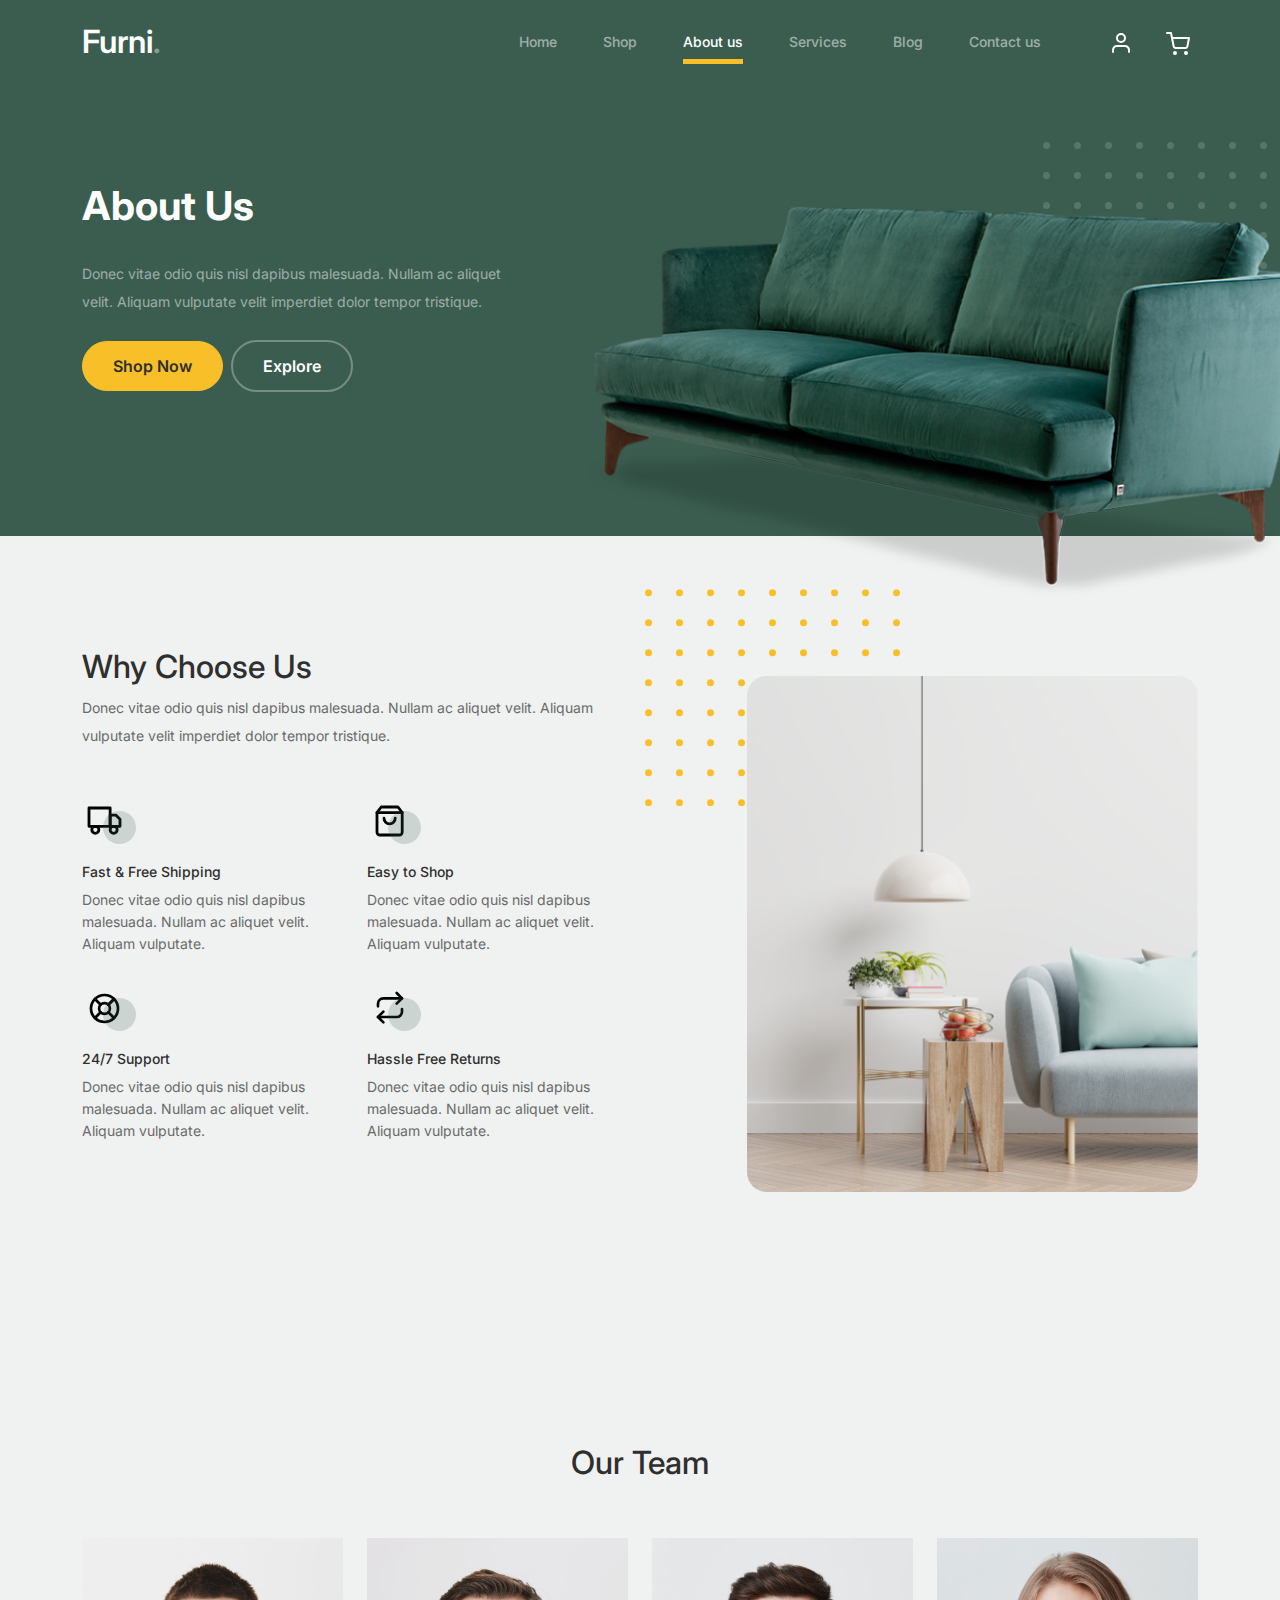
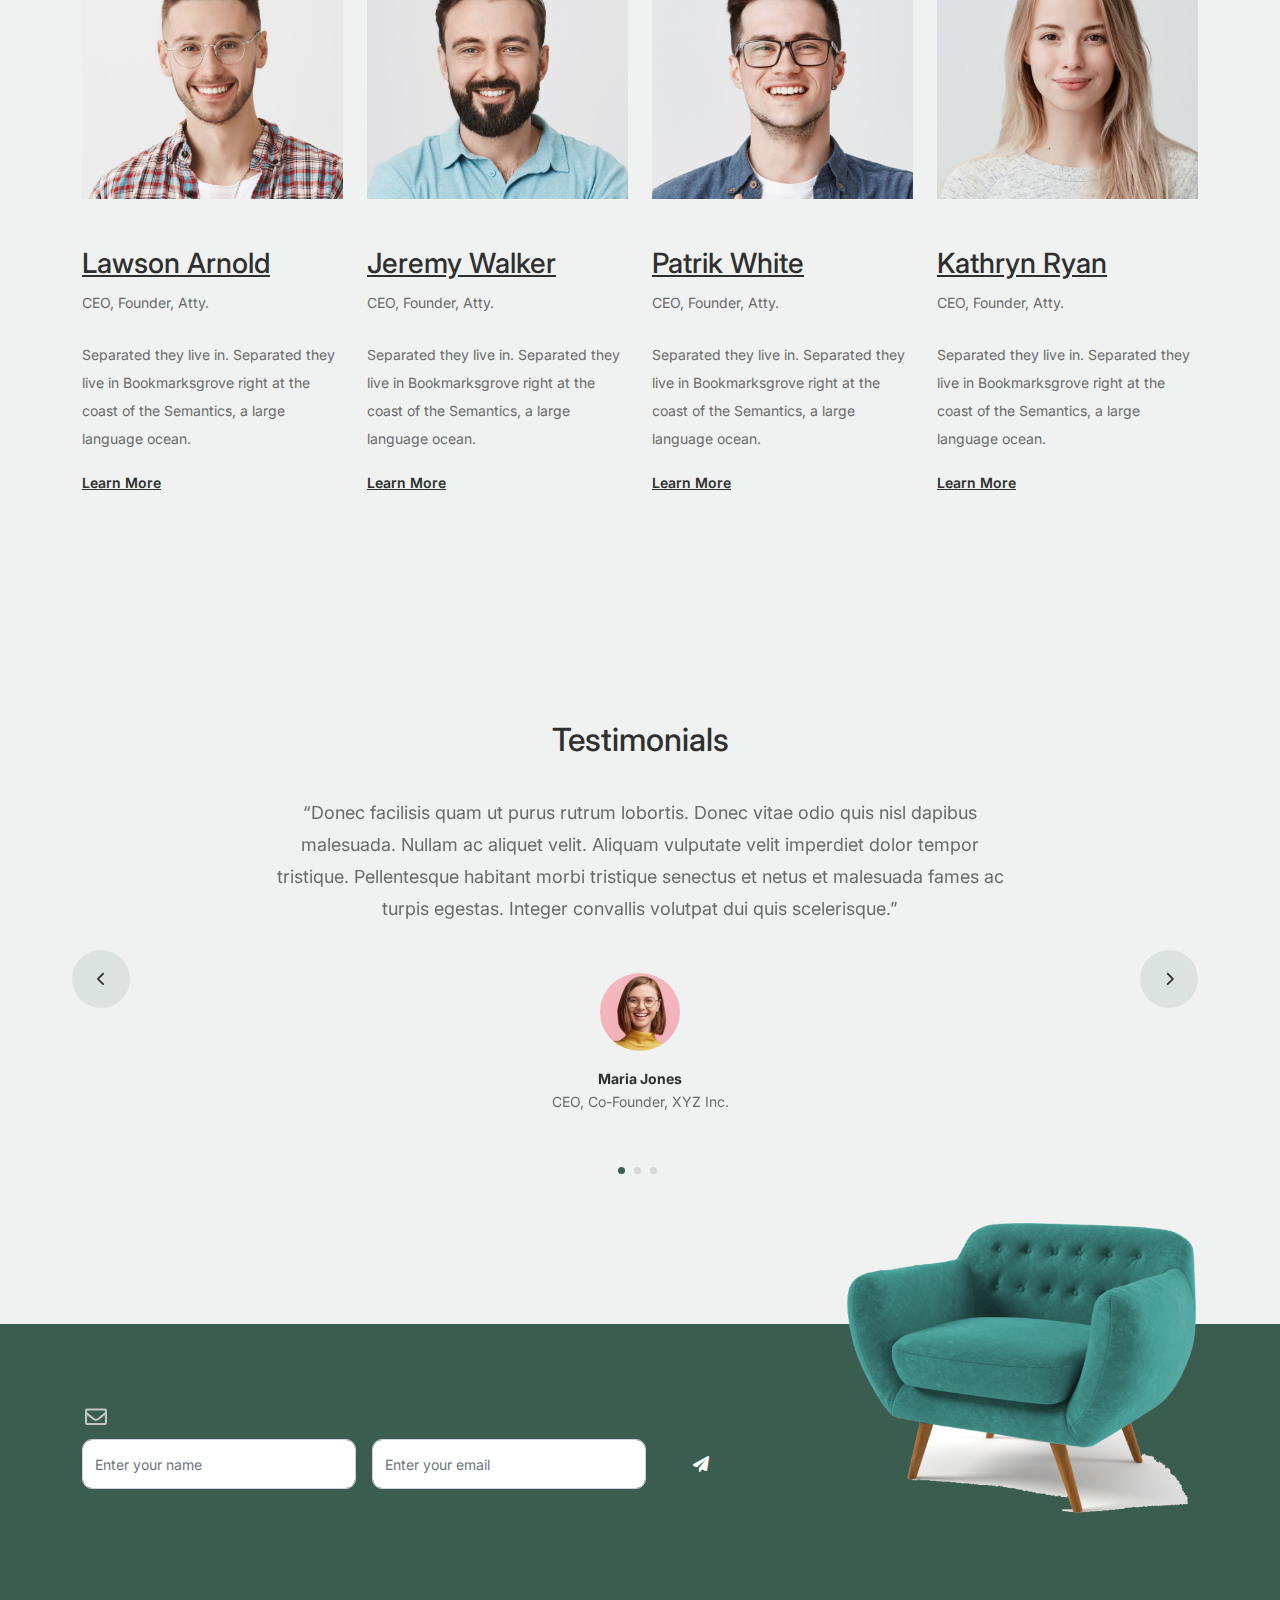
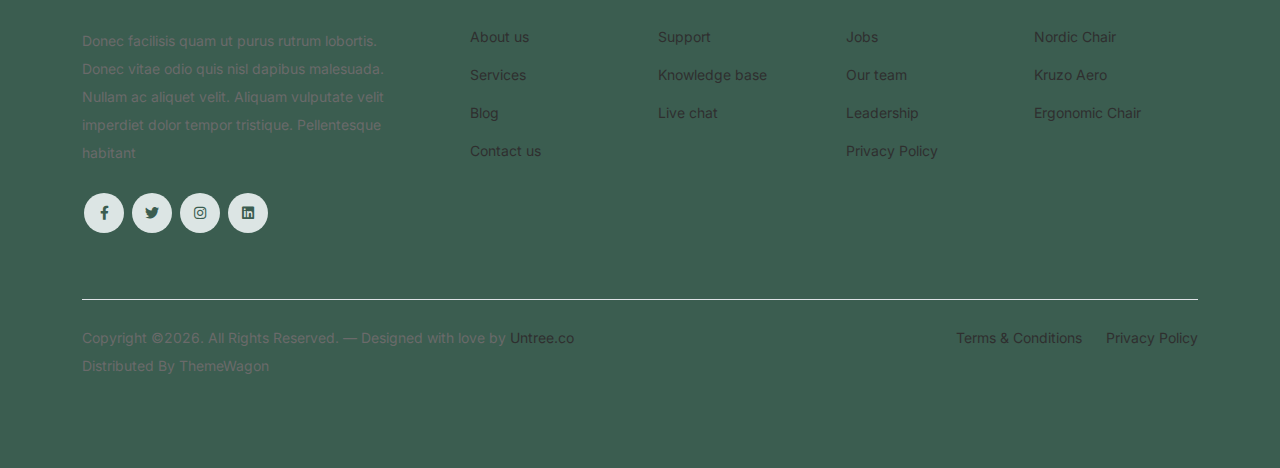
<file: furni-1.0.0/about.html>
<!-- /*
* Bootstrap 5
* Template Name: Furni
* Template Author: Untree.co
* Template URI: https://untree.co/
* License: https://creativecommons.org/licenses/by/3.0/
*/ -->
<!doctype html>
<html lang="en">
<head>
  <meta charset="utf-8">
  <meta name="viewport" content="width=device-width, initial-scale=1, shrink-to-fit=no">
  <meta name="author" content="Untree.co">
  <link rel="shortcut icon" href="favicon.png">

  <meta name="description" content="" />
  <meta name="keywords" content="bootstrap, bootstrap4" />

		<!-- Bootstrap CSS -->
		<link href="css/bootstrap.min.css" rel="stylesheet">
		<link href="https://cdnjs.cloudflare.com/ajax/libs/font-awesome/6.0.0-beta3/css/all.min.css" rel="stylesheet">
		<link href="css/tiny-slider.css" rel="stylesheet">
		<link href="css/style.css" rel="stylesheet">
		<title>Furni Free Bootstrap 5 Template for Furniture and Interior Design Websites by Untree.co </title>
	</head>

	<body>

		<!-- Start Header/Navigation -->
		<nav class="custom-navbar navbar navbar navbar-expand-md navbar-dark bg-dark" arial-label="Furni navigation bar">

			<div class="container">
				<a class="navbar-brand" href="index.html">Furni<span>.</span></a>

				<button class="navbar-toggler" type="button" data-bs-toggle="collapse" data-bs-target="#navbarsFurni" aria-controls="navbarsFurni" aria-expanded="false" aria-label="Toggle navigation">
					<span class="navbar-toggler-icon"></span>
				</button>

				<div class="collapse navbar-collapse" id="navbarsFurni">
					<ul class="custom-navbar-nav navbar-nav ms-auto mb-2 mb-md-0">
						<li class="nav-item ">
							<a class="nav-link" href="index.html">Home</a>
						</li>
						<li><a class="nav-link" href="shop.html">Shop</a></li>
						<li class="active"><a class="nav-link" href="about.html">About us</a></li>
						<li><a class="nav-link" href="services.html">Services</a></li>
						<li><a class="nav-link" href="blog.html">Blog</a></li>
						<li><a class="nav-link" href="contact.html">Contact us</a></li>
					</ul>

					<ul class="custom-navbar-cta navbar-nav mb-2 mb-md-0 ms-5">
						<li><a class="nav-link" href="#"><img src="images/user.svg"></a></li>
						<li><a class="nav-link" href="cart.html"><img src="images/cart.svg"></a></li>
					</ul>
				</div>
			</div>
				
		</nav>
		<!-- End Header/Navigation -->

		<!-- Start Hero Section -->
			<div class="hero">
				<div class="container">
					<div class="row justify-content-between">
						<div class="col-lg-5">
							<div class="intro-excerpt">
								<h1>About Us</h1>
								<p class="mb-4">Donec vitae odio quis nisl dapibus malesuada. Nullam ac aliquet velit. Aliquam vulputate velit imperdiet dolor tempor tristique.</p>
								<p><a href="" class="btn btn-secondary me-2">Shop Now</a><a href="#" class="btn btn-white-outline">Explore</a></p>
							</div>
						</div>
						<div class="col-lg-7">
							<div class="hero-img-wrap">
								<img src="images/couch.png" class="img-fluid">
							</div>
						</div>
					</div>
				</div>
			</div>
		<!-- End Hero Section -->

		

		<!-- Start Why Choose Us Section -->
		<div class="why-choose-section">
			<div class="container">
				<div class="row justify-content-between align-items-center">
					<div class="col-lg-6">
						<h2 class="section-title">Why Choose Us</h2>
						<p>Donec vitae odio quis nisl dapibus malesuada. Nullam ac aliquet velit. Aliquam vulputate velit imperdiet dolor tempor tristique.</p>

						<div class="row my-5">
							<div class="col-6 col-md-6">
								<div class="feature">
									<div class="icon">
										<img src="images/truck.svg" alt="Image" class="imf-fluid">
									</div>
									<h3>Fast &amp; Free Shipping</h3>
									<p>Donec vitae odio quis nisl dapibus malesuada. Nullam ac aliquet velit. Aliquam vulputate.</p>
								</div>
							</div>

							<div class="col-6 col-md-6">
								<div class="feature">
									<div class="icon">
										<img src="images/bag.svg" alt="Image" class="imf-fluid">
									</div>
									<h3>Easy to Shop</h3>
									<p>Donec vitae odio quis nisl dapibus malesuada. Nullam ac aliquet velit. Aliquam vulputate.</p>
								</div>
							</div>

							<div class="col-6 col-md-6">
								<div class="feature">
									<div class="icon">
										<img src="images/support.svg" alt="Image" class="imf-fluid">
									</div>
									<h3>24/7 Support</h3>
									<p>Donec vitae odio quis nisl dapibus malesuada. Nullam ac aliquet velit. Aliquam vulputate.</p>
								</div>
							</div>

							<div class="col-6 col-md-6">
								<div class="feature">
									<div class="icon">
										<img src="images/return.svg" alt="Image" class="imf-fluid">
									</div>
									<h3>Hassle Free Returns</h3>
									<p>Donec vitae odio quis nisl dapibus malesuada. Nullam ac aliquet velit. Aliquam vulputate.</p>
								</div>
							</div>

						</div>
					</div>

					<div class="col-lg-5">
						<div class="img-wrap">
							<img src="images/why-choose-us-img.jpg" alt="Image" class="img-fluid">
						</div>
					</div>

				</div>
			</div>
		</div>
		<!-- End Why Choose Us Section -->

		<!-- Start Team Section -->
		<div class="untree_co-section">
			<div class="container">

				<div class="row mb-5">
					<div class="col-lg-5 mx-auto text-center">
						<h2 class="section-title">Our Team</h2>
					</div>
				</div>

				<div class="row">

					<!-- Start Column 1 -->
					<div class="col-12 col-md-6 col-lg-3 mb-5 mb-md-0">
						<img src="images/person_1.jpg" class="img-fluid mb-5">
						<h3 clas><a href="#"><span class="">Lawson</span> Arnold</a></h3>
            <span class="d-block position mb-4">CEO, Founder, Atty.</span>
            <p>Separated they live in.
            Separated they live in Bookmarksgrove right at the coast of the Semantics, a large language ocean.</p>
            <p class="mb-0"><a href="#" class="more dark">Learn More <span class="icon-arrow_forward"></span></a></p>
					</div> 
					<!-- End Column 1 -->

					<!-- Start Column 2 -->
					<div class="col-12 col-md-6 col-lg-3 mb-5 mb-md-0">
						<img src="images/person_2.jpg" class="img-fluid mb-5">

						<h3 clas><a href="#"><span class="">Jeremy</span> Walker</a></h3>
            <span class="d-block position mb-4">CEO, Founder, Atty.</span>
            <p>Separated they live in.
            Separated they live in Bookmarksgrove right at the coast of the Semantics, a large language ocean.</p>
            <p class="mb-0"><a href="#" class="more dark">Learn More <span class="icon-arrow_forward"></span></a></p>

					</div> 
					<!-- End Column 2 -->

					<!-- Start Column 3 -->
					<div class="col-12 col-md-6 col-lg-3 mb-5 mb-md-0">
						<img src="images/person_3.jpg" class="img-fluid mb-5">
						<h3 clas><a href="#"><span class="">Patrik</span> White</a></h3>
            <span class="d-block position mb-4">CEO, Founder, Atty.</span>
            <p>Separated they live in.
            Separated they live in Bookmarksgrove right at the coast of the Semantics, a large language ocean.</p>
            <p class="mb-0"><a href="#" class="more dark">Learn More <span class="icon-arrow_forward"></span></a></p>
					</div> 
					<!-- End Column 3 -->

					<!-- Start Column 4 -->
					<div class="col-12 col-md-6 col-lg-3 mb-5 mb-md-0">
						<img src="images/person_4.jpg" class="img-fluid mb-5">

						<h3 clas><a href="#"><span class="">Kathryn</span> Ryan</a></h3>
            <span class="d-block position mb-4">CEO, Founder, Atty.</span>
            <p>Separated they live in.
            Separated they live in Bookmarksgrove right at the coast of the Semantics, a large language ocean.</p>
            <p class="mb-0"><a href="#" class="more dark">Learn More <span class="icon-arrow_forward"></span></a></p>

          
					</div> 
					<!-- End Column 4 -->

					

				</div>
			</div>
		</div>
		<!-- End Team Section -->

		

		<!-- Start Testimonial Slider -->
		<div class="testimonial-section before-footer-section">
			<div class="container">
				<div class="row">
					<div class="col-lg-7 mx-auto text-center">
						<h2 class="section-title">Testimonials</h2>
					</div>
				</div>

				<div class="row justify-content-center">
					<div class="col-lg-12">
						<div class="testimonial-slider-wrap text-center">

							<div id="testimonial-nav">
								<span class="prev" data-controls="prev"><span class="fa fa-chevron-left"></span></span>
								<span class="next" data-controls="next"><span class="fa fa-chevron-right"></span></span>
							</div>

							<div class="testimonial-slider">
								
								<div class="item">
									<div class="row justify-content-center">
										<div class="col-lg-8 mx-auto">

											<div class="testimonial-block text-center">
												<blockquote class="mb-5">
													<p>&ldquo;Donec facilisis quam ut purus rutrum lobortis. Donec vitae odio quis nisl dapibus malesuada. Nullam ac aliquet velit. Aliquam vulputate velit imperdiet dolor tempor tristique. Pellentesque habitant morbi tristique senectus et netus et malesuada fames ac turpis egestas. Integer convallis volutpat dui quis scelerisque.&rdquo;</p>
												</blockquote>

												<div class="author-info">
													<div class="author-pic">
														<img src="images/person-1.png" alt="Maria Jones" class="img-fluid">
													</div>
													<h3 class="font-weight-bold">Maria Jones</h3>
													<span class="position d-block mb-3">CEO, Co-Founder, XYZ Inc.</span>
												</div>
											</div>

										</div>
									</div>
								</div> 
								<!-- END item -->

								<div class="item">
									<div class="row justify-content-center">
										<div class="col-lg-8 mx-auto">

											<div class="testimonial-block text-center">
												<blockquote class="mb-5">
													<p>&ldquo;Donec facilisis quam ut purus rutrum lobortis. Donec vitae odio quis nisl dapibus malesuada. Nullam ac aliquet velit. Aliquam vulputate velit imperdiet dolor tempor tristique. Pellentesque habitant morbi tristique senectus et netus et malesuada fames ac turpis egestas. Integer convallis volutpat dui quis scelerisque.&rdquo;</p>
												</blockquote>

												<div class="author-info">
													<div class="author-pic">
														<img src="images/person-1.png" alt="Maria Jones" class="img-fluid">
													</div>
													<h3 class="font-weight-bold">Maria Jones</h3>
													<span class="position d-block mb-3">CEO, Co-Founder, XYZ Inc.</span>
												</div>
											</div>

										</div>
									</div>
								</div> 
								<!-- END item -->

								<div class="item">
									<div class="row justify-content-center">
										<div class="col-lg-8 mx-auto">

											<div class="testimonial-block text-center">
												<blockquote class="mb-5">
													<p>&ldquo;Donec facilisis quam ut purus rutrum lobortis. Donec vitae odio quis nisl dapibus malesuada. Nullam ac aliquet velit. Aliquam vulputate velit imperdiet dolor tempor tristique. Pellentesque habitant morbi tristique senectus et netus et malesuada fames ac turpis egestas. Integer convallis volutpat dui quis scelerisque.&rdquo;</p>
												</blockquote>

												<div class="author-info">
													<div class="author-pic">
														<img src="images/person-1.png" alt="Maria Jones" class="img-fluid">
													</div>
													<h3 class="font-weight-bold">Maria Jones</h3>
													<span class="position d-block mb-3">CEO, Co-Founder, XYZ Inc.</span>
												</div>
											</div>

										</div>
									</div>
								</div> 
								<!-- END item -->

							</div>

						</div>
					</div>
				</div>
			</div>
		</div>
		<!-- End Testimonial Slider -->

		

		<!-- Start Footer Section -->
		<footer class="footer-section">
			<div class="container relative">

				<div class="sofa-img">
					<img src="images/sofa.png" alt="Image" class="img-fluid">
				</div>

				<div class="row">
					<div class="col-lg-8">
						<div class="subscription-form">
							<h3 class="d-flex align-items-center"><span class="me-1"><img src="images/envelope-outline.svg" alt="Image" class="img-fluid"></span><span>Subscribe to Newsletter</span></h3>

							<form action="#" class="row g-3">
								<div class="col-auto">
									<input type="text" class="form-control" placeholder="Enter your name">
								</div>
								<div class="col-auto">
									<input type="email" class="form-control" placeholder="Enter your email">
								</div>
								<div class="col-auto">
									<button class="btn btn-primary">
										<span class="fa fa-paper-plane"></span>
									</button>
								</div>
							</form>

						</div>
					</div>
				</div>

				<div class="row g-5 mb-5">
					<div class="col-lg-4">
						<div class="mb-4 footer-logo-wrap"><a href="#" class="footer-logo">Furni<span>.</span></a></div>
						<p class="mb-4">Donec facilisis quam ut purus rutrum lobortis. Donec vitae odio quis nisl dapibus malesuada. Nullam ac aliquet velit. Aliquam vulputate velit imperdiet dolor tempor tristique. Pellentesque habitant</p>

						<ul class="list-unstyled custom-social">
							<li><a href="#"><span class="fa fa-brands fa-facebook-f"></span></a></li>
							<li><a href="#"><span class="fa fa-brands fa-twitter"></span></a></li>
							<li><a href="#"><span class="fa fa-brands fa-instagram"></span></a></li>
							<li><a href="#"><span class="fa fa-brands fa-linkedin"></span></a></li>
						</ul>
					</div>

					<div class="col-lg-8">
						<div class="row links-wrap">
							<div class="col-6 col-sm-6 col-md-3">
								<ul class="list-unstyled">
									<li><a href="#">About us</a></li>
									<li><a href="#">Services</a></li>
									<li><a href="#">Blog</a></li>
									<li><a href="#">Contact us</a></li>
								</ul>
							</div>

							<div class="col-6 col-sm-6 col-md-3">
								<ul class="list-unstyled">
									<li><a href="#">Support</a></li>
									<li><a href="#">Knowledge base</a></li>
									<li><a href="#">Live chat</a></li>
								</ul>
							</div>

							<div class="col-6 col-sm-6 col-md-3">
								<ul class="list-unstyled">
									<li><a href="#">Jobs</a></li>
									<li><a href="#">Our team</a></li>
									<li><a href="#">Leadership</a></li>
									<li><a href="#">Privacy Policy</a></li>
								</ul>
							</div>

							<div class="col-6 col-sm-6 col-md-3">
								<ul class="list-unstyled">
									<li><a href="#">Nordic Chair</a></li>
									<li><a href="#">Kruzo Aero</a></li>
									<li><a href="#">Ergonomic Chair</a></li>
								</ul>
							</div>
						</div>
					</div>

				</div>

				<div class="border-top copyright">
					<div class="row pt-4">
						<div class="col-lg-6">
							<p class="mb-2 text-center text-lg-start">Copyright &copy;<script>document.write(new Date().getFullYear());</script>. All Rights Reserved. &mdash; Designed with love by <a href="https://untree.co">Untree.co</a> Distributed By <a hreff="https://themewagon.com">ThemeWagon</a>  <!-- License information: https://untree.co/license/ -->
            </p>
						</div>

						<div class="col-lg-6 text-center text-lg-end">
							<ul class="list-unstyled d-inline-flex ms-auto">
								<li class="me-4"><a href="#">Terms &amp; Conditions</a></li>
								<li><a href="#">Privacy Policy</a></li>
							</ul>
						</div>

					</div>
				</div>

			</div>
		</footer>
		<!-- End Footer Section -->	


		<script src="js/bootstrap.bundle.min.js"></script>
		<script src="js/tiny-slider.js"></script>
		<script src="js/custom.js"></script>
	</body>

</html>
</file>
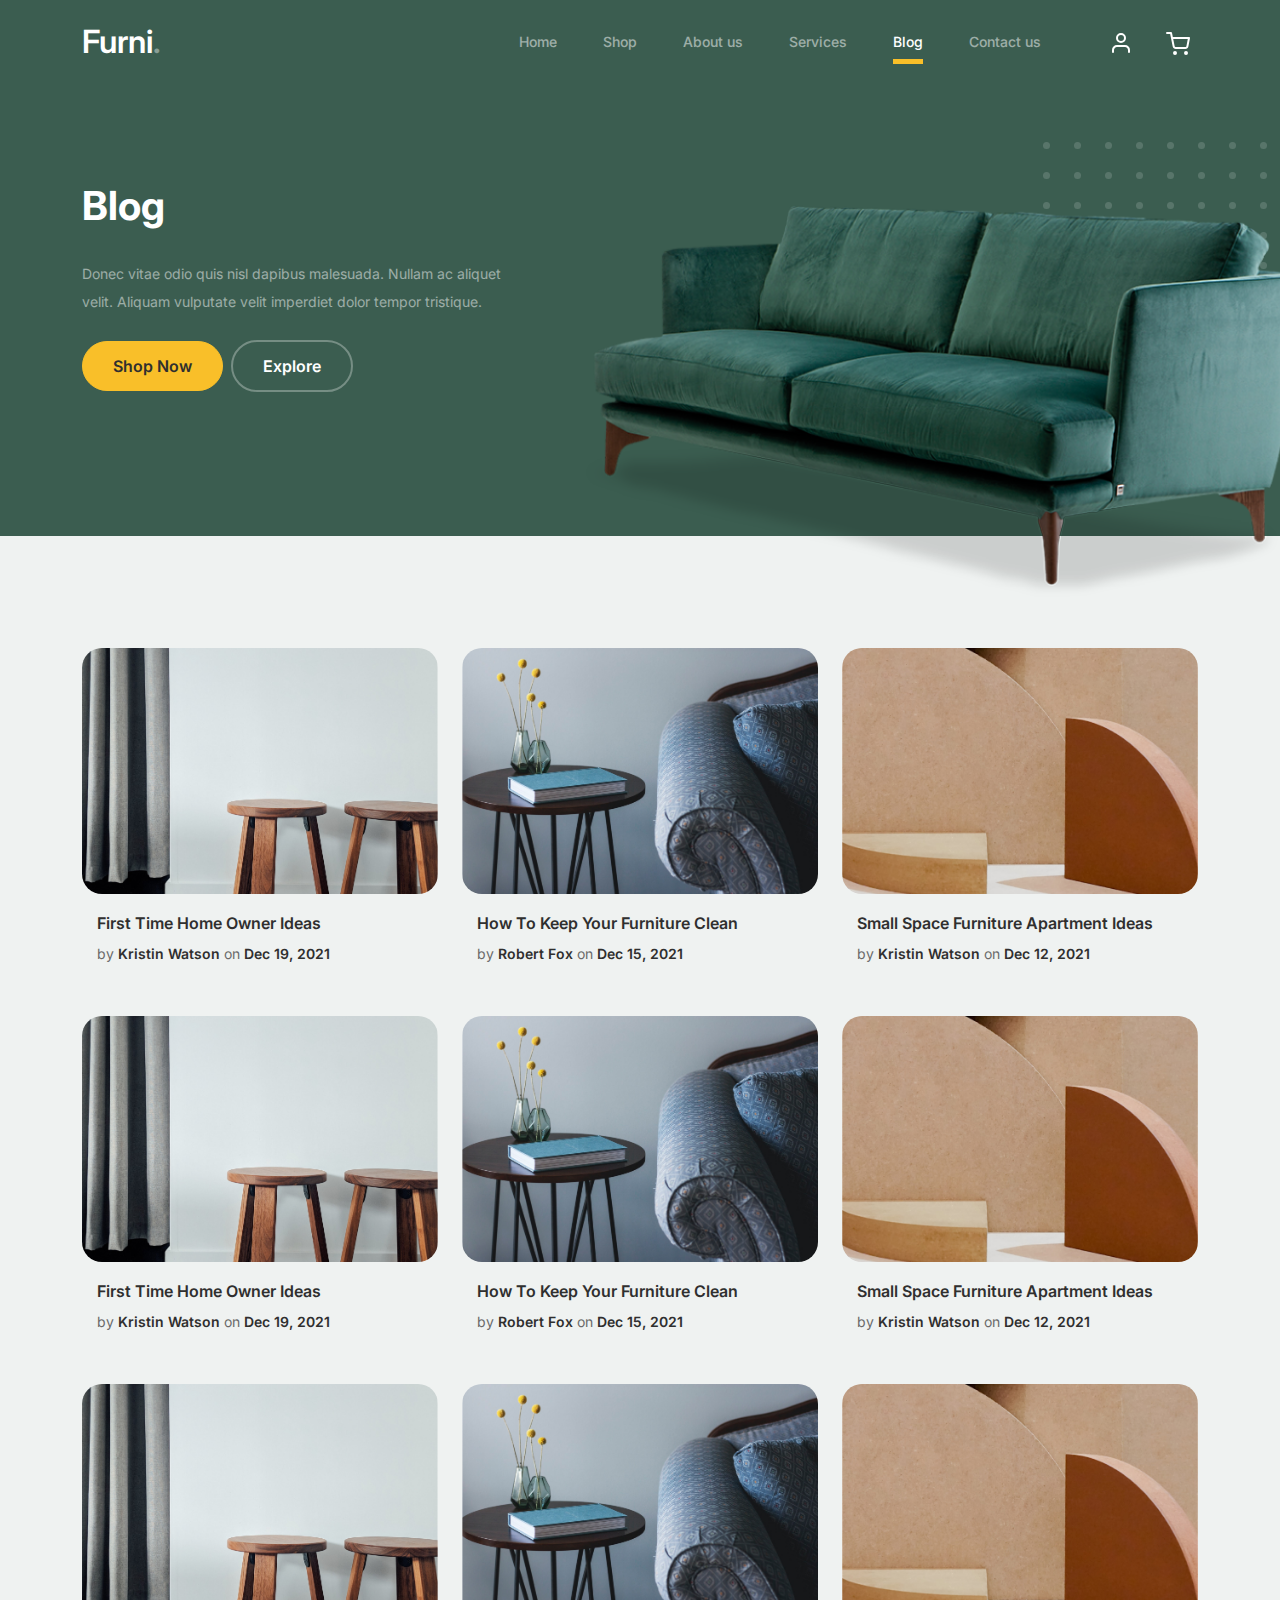
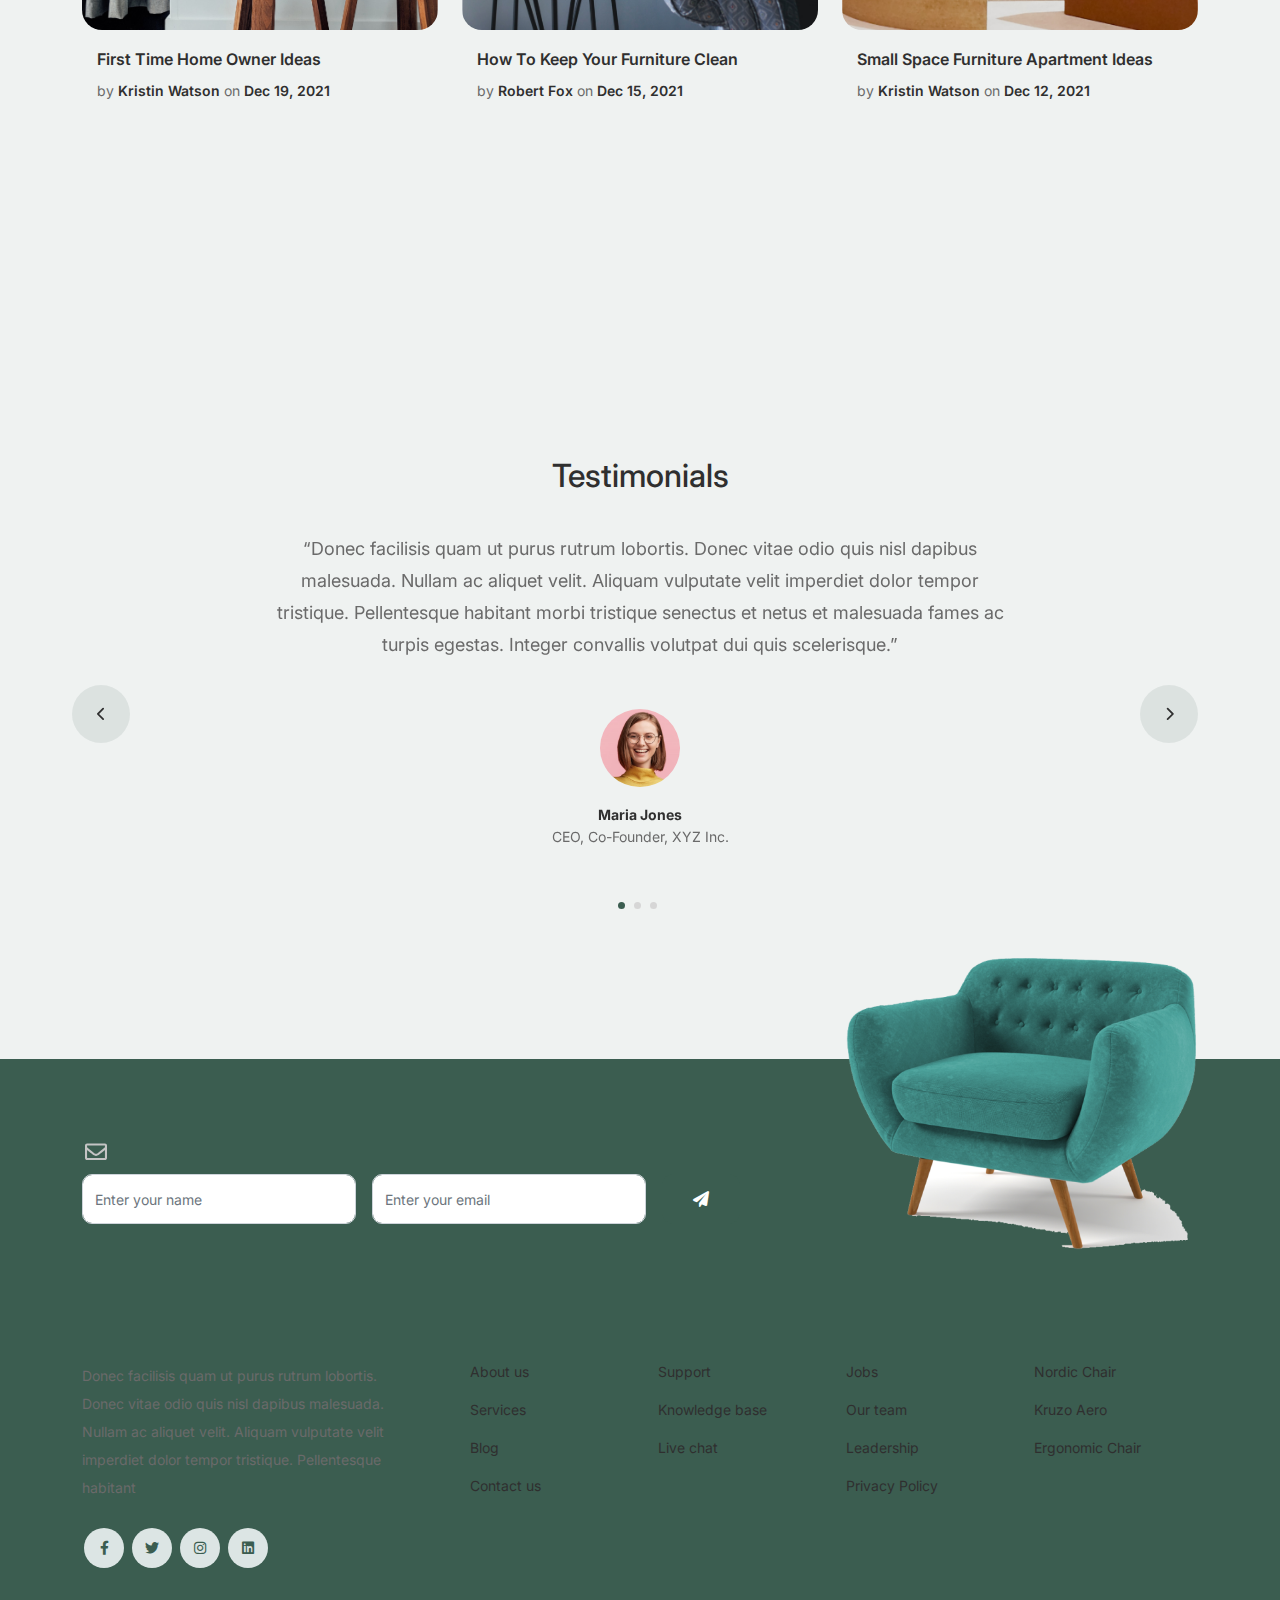
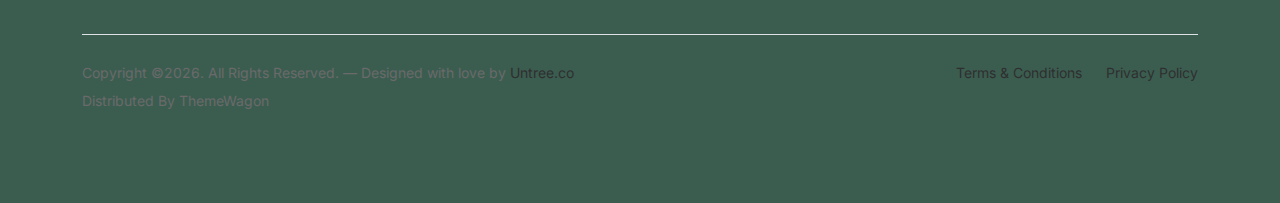
<file: furni-1.0.0/blog.html>
<!-- /*
* Bootstrap 5
* Template Name: Furni
* Template Author: Untree.co
* Template URI: https://untree.co/
* License: https://creativecommons.org/licenses/by/3.0/
*/ -->
<!doctype html>
<html lang="en">
<head>
  <meta charset="utf-8">
  <meta name="viewport" content="width=device-width, initial-scale=1, shrink-to-fit=no">
  <meta name="author" content="Untree.co">
  <link rel="shortcut icon" href="favicon.png">

  <meta name="description" content="" />
  <meta name="keywords" content="bootstrap, bootstrap4" />

		<!-- Bootstrap CSS -->
		<link href="css/bootstrap.min.css" rel="stylesheet">
		<link href="https://cdnjs.cloudflare.com/ajax/libs/font-awesome/6.0.0-beta3/css/all.min.css" rel="stylesheet">
		<link href="css/tiny-slider.css" rel="stylesheet">
		<link href="css/style.css" rel="stylesheet">
		<title>Furni Free Bootstrap 5 Template for Furniture and Interior Design Websites by Untree.co </title>
	</head>

	<body>

		<!-- Start Header/Navigation -->
		<nav class="custom-navbar navbar navbar navbar-expand-md navbar-dark bg-dark" arial-label="Furni navigation bar">

			<div class="container">
				<a class="navbar-brand" href="index.html">Furni<span>.</span></a>

				<button class="navbar-toggler" type="button" data-bs-toggle="collapse" data-bs-target="#navbarsFurni" aria-controls="navbarsFurni" aria-expanded="false" aria-label="Toggle navigation">
					<span class="navbar-toggler-icon"></span>
				</button>

				<div class="collapse navbar-collapse" id="navbarsFurni">
					<ul class="custom-navbar-nav navbar-nav ms-auto mb-2 mb-md-0">
						<li class="nav-item">
							<a class="nav-link" href="index.html">Home</a>
						</li>
						<li><a class="nav-link" href="shop.html">Shop</a></li>
						<li><a class="nav-link" href="about.html">About us</a></li>
						<li><a class="nav-link" href="services.html">Services</a></li>
						<li class="active"><a class="nav-link" href="blog.html">Blog</a></li>
						<li><a class="nav-link" href="contact.html">Contact us</a></li>
					</ul>

					<ul class="custom-navbar-cta navbar-nav mb-2 mb-md-0 ms-5">
						<li><a class="nav-link" href="#"><img src="images/user.svg"></a></li>
						<li><a class="nav-link" href="cart.html"><img src="images/cart.svg"></a></li>
					</ul>
				</div>
			</div>
				
		</nav>
		<!-- End Header/Navigation -->

		<!-- Start Hero Section -->
			<div class="hero">
				<div class="container">
					<div class="row justify-content-between">
						<div class="col-lg-5">
							<div class="intro-excerpt">
								<h1>Blog</h1>
								<p class="mb-4">Donec vitae odio quis nisl dapibus malesuada. Nullam ac aliquet velit. Aliquam vulputate velit imperdiet dolor tempor tristique.</p>
								<p><a href="" class="btn btn-secondary me-2">Shop Now</a><a href="#" class="btn btn-white-outline">Explore</a></p>
							</div>
						</div>
						<div class="col-lg-7">
							<div class="hero-img-wrap">
								<img src="images/couch.png" class="img-fluid">
							</div>
						</div>
					</div>
				</div>
			</div>
		<!-- End Hero Section -->

		

		<!-- Start Blog Section -->
		<div class="blog-section">
			<div class="container">
				
				<div class="row">

					<div class="col-12 col-sm-6 col-md-4 mb-5">
						<div class="post-entry">
							<a href="#" class="post-thumbnail"><img src="images/post-1.jpg" alt="Image" class="img-fluid"></a>
							<div class="post-content-entry">
								<h3><a href="#">First Time Home Owner Ideas</a></h3>
								<div class="meta">
									<span>by <a href="#">Kristin Watson</a></span> <span>on <a href="#">Dec 19, 2021</a></span>
								</div>
							</div>
						</div>
					</div>

					<div class="col-12 col-sm-6 col-md-4 mb-5">
						<div class="post-entry">
							<a href="#" class="post-thumbnail"><img src="images/post-2.jpg" alt="Image" class="img-fluid"></a>
							<div class="post-content-entry">
								<h3><a href="#">How To Keep Your Furniture Clean</a></h3>
								<div class="meta">
									<span>by <a href="#">Robert Fox</a></span> <span>on <a href="#">Dec 15, 2021</a></span>
								</div>
							</div>
						</div>
					</div>

					<div class="col-12 col-sm-6 col-md-4 mb-5">
						<div class="post-entry">
							<a href="#" class="post-thumbnail"><img src="images/post-3.jpg" alt="Image" class="img-fluid"></a>
							<div class="post-content-entry">
								<h3><a href="#">Small Space Furniture Apartment Ideas</a></h3>
								<div class="meta">
									<span>by <a href="#">Kristin Watson</a></span> <span>on <a href="#">Dec 12, 2021</a></span>
								</div>
							</div>
						</div>
					</div>

					<div class="col-12 col-sm-6 col-md-4 mb-5">
						<div class="post-entry">
							<a href="#" class="post-thumbnail"><img src="images/post-1.jpg" alt="Image" class="img-fluid"></a>
							<div class="post-content-entry">
								<h3><a href="#">First Time Home Owner Ideas</a></h3>
								<div class="meta">
									<span>by <a href="#">Kristin Watson</a></span> <span>on <a href="#">Dec 19, 2021</a></span>
								</div>
							</div>
						</div>
					</div>

					<div class="col-12 col-sm-6 col-md-4 mb-5">
						<div class="post-entry">
							<a href="#" class="post-thumbnail"><img src="images/post-2.jpg" alt="Image" class="img-fluid"></a>
							<div class="post-content-entry">
								<h3><a href="#">How To Keep Your Furniture Clean</a></h3>
								<div class="meta">
									<span>by <a href="#">Robert Fox</a></span> <span>on <a href="#">Dec 15, 2021</a></span>
								</div>
							</div>
						</div>
					</div>

					<div class="col-12 col-sm-6 col-md-4 mb-5">
						<div class="post-entry">
							<a href="#" class="post-thumbnail"><img src="images/post-3.jpg" alt="Image" class="img-fluid"></a>
							<div class="post-content-entry">
								<h3><a href="#">Small Space Furniture Apartment Ideas</a></h3>
								<div class="meta">
									<span>by <a href="#">Kristin Watson</a></span> <span>on <a href="#">Dec 12, 2021</a></span>
								</div>
							</div>
						</div>
					</div>

					<div class="col-12 col-sm-6 col-md-4 mb-5">
						<div class="post-entry">
							<a href="#" class="post-thumbnail"><img src="images/post-1.jpg" alt="Image" class="img-fluid"></a>
							<div class="post-content-entry">
								<h3><a href="#">First Time Home Owner Ideas</a></h3>
								<div class="meta">
									<span>by <a href="#">Kristin Watson</a></span> <span>on <a href="#">Dec 19, 2021</a></span>
								</div>
							</div>
						</div>
					</div>

					<div class="col-12 col-sm-6 col-md-4 mb-5">
						<div class="post-entry">
							<a href="#" class="post-thumbnail"><img src="images/post-2.jpg" alt="Image" class="img-fluid"></a>
							<div class="post-content-entry">
								<h3><a href="#">How To Keep Your Furniture Clean</a></h3>
								<div class="meta">
									<span>by <a href="#">Robert Fox</a></span> <span>on <a href="#">Dec 15, 2021</a></span>
								</div>
							</div>
						</div>
					</div>

					<div class="col-12 col-sm-6 col-md-4 mb-5">
						<div class="post-entry">
							<a href="#" class="post-thumbnail"><img src="images/post-3.jpg" alt="Image" class="img-fluid"></a>
							<div class="post-content-entry">
								<h3><a href="#">Small Space Furniture Apartment Ideas</a></h3>
								<div class="meta">
									<span>by <a href="#">Kristin Watson</a></span> <span>on <a href="#">Dec 12, 2021</a></span>
								</div>
							</div>
						</div>
					</div>

				</div>
			</div>
		</div>
		<!-- End Blog Section -->	

		

		<!-- Start Testimonial Slider -->
		<div class="testimonial-section before-footer-section">
			<div class="container">
				<div class="row">
					<div class="col-lg-7 mx-auto text-center">
						<h2 class="section-title">Testimonials</h2>
					</div>
				</div>

				<div class="row justify-content-center">
					<div class="col-lg-12">
						<div class="testimonial-slider-wrap text-center">

							<div id="testimonial-nav">
								<span class="prev" data-controls="prev"><span class="fa fa-chevron-left"></span></span>
								<span class="next" data-controls="next"><span class="fa fa-chevron-right"></span></span>
							</div>

							<div class="testimonial-slider">
								
								<div class="item">
									<div class="row justify-content-center">
										<div class="col-lg-8 mx-auto">

											<div class="testimonial-block text-center">
												<blockquote class="mb-5">
													<p>&ldquo;Donec facilisis quam ut purus rutrum lobortis. Donec vitae odio quis nisl dapibus malesuada. Nullam ac aliquet velit. Aliquam vulputate velit imperdiet dolor tempor tristique. Pellentesque habitant morbi tristique senectus et netus et malesuada fames ac turpis egestas. Integer convallis volutpat dui quis scelerisque.&rdquo;</p>
												</blockquote>

												<div class="author-info">
													<div class="author-pic">
														<img src="images/person-1.png" alt="Maria Jones" class="img-fluid">
													</div>
													<h3 class="font-weight-bold">Maria Jones</h3>
													<span class="position d-block mb-3">CEO, Co-Founder, XYZ Inc.</span>
												</div>
											</div>

										</div>
									</div>
								</div> 
								<!-- END item -->

								<div class="item">
									<div class="row justify-content-center">
										<div class="col-lg-8 mx-auto">

											<div class="testimonial-block text-center">
												<blockquote class="mb-5">
													<p>&ldquo;Donec facilisis quam ut purus rutrum lobortis. Donec vitae odio quis nisl dapibus malesuada. Nullam ac aliquet velit. Aliquam vulputate velit imperdiet dolor tempor tristique. Pellentesque habitant morbi tristique senectus et netus et malesuada fames ac turpis egestas. Integer convallis volutpat dui quis scelerisque.&rdquo;</p>
												</blockquote>

												<div class="author-info">
													<div class="author-pic">
														<img src="images/person-1.png" alt="Maria Jones" class="img-fluid">
													</div>
													<h3 class="font-weight-bold">Maria Jones</h3>
													<span class="position d-block mb-3">CEO, Co-Founder, XYZ Inc.</span>
												</div>
											</div>

										</div>
									</div>
								</div> 
								<!-- END item -->

								<div class="item">
									<div class="row justify-content-center">
										<div class="col-lg-8 mx-auto">

											<div class="testimonial-block text-center">
												<blockquote class="mb-5">
													<p>&ldquo;Donec facilisis quam ut purus rutrum lobortis. Donec vitae odio quis nisl dapibus malesuada. Nullam ac aliquet velit. Aliquam vulputate velit imperdiet dolor tempor tristique. Pellentesque habitant morbi tristique senectus et netus et malesuada fames ac turpis egestas. Integer convallis volutpat dui quis scelerisque.&rdquo;</p>
												</blockquote>

												<div class="author-info">
													<div class="author-pic">
														<img src="images/person-1.png" alt="Maria Jones" class="img-fluid">
													</div>
													<h3 class="font-weight-bold">Maria Jones</h3>
													<span class="position d-block mb-3">CEO, Co-Founder, XYZ Inc.</span>
												</div>
											</div>

										</div>
									</div>
								</div> 
								<!-- END item -->

							</div>

						</div>
					</div>
				</div>
			</div>
		</div>
		<!-- End Testimonial Slider -->

		

		<!-- Start Footer Section -->
		<footer class="footer-section">
			<div class="container relative">

				<div class="sofa-img">
					<img src="images/sofa.png" alt="Image" class="img-fluid">
				</div>

				<div class="row">
					<div class="col-lg-8">
						<div class="subscription-form">
							<h3 class="d-flex align-items-center"><span class="me-1"><img src="images/envelope-outline.svg" alt="Image" class="img-fluid"></span><span>Subscribe to Newsletter</span></h3>

							<form action="#" class="row g-3">
								<div class="col-auto">
									<input type="text" class="form-control" placeholder="Enter your name">
								</div>
								<div class="col-auto">
									<input type="email" class="form-control" placeholder="Enter your email">
								</div>
								<div class="col-auto">
									<button class="btn btn-primary">
										<span class="fa fa-paper-plane"></span>
									</button>
								</div>
							</form>

						</div>
					</div>
				</div>

				<div class="row g-5 mb-5">
					<div class="col-lg-4">
						<div class="mb-4 footer-logo-wrap"><a href="#" class="footer-logo">Furni<span>.</span></a></div>
						<p class="mb-4">Donec facilisis quam ut purus rutrum lobortis. Donec vitae odio quis nisl dapibus malesuada. Nullam ac aliquet velit. Aliquam vulputate velit imperdiet dolor tempor tristique. Pellentesque habitant</p>

						<ul class="list-unstyled custom-social">
							<li><a href="#"><span class="fa fa-brands fa-facebook-f"></span></a></li>
							<li><a href="#"><span class="fa fa-brands fa-twitter"></span></a></li>
							<li><a href="#"><span class="fa fa-brands fa-instagram"></span></a></li>
							<li><a href="#"><span class="fa fa-brands fa-linkedin"></span></a></li>
						</ul>
					</div>

					<div class="col-lg-8">
						<div class="row links-wrap">
							<div class="col-6 col-sm-6 col-md-3">
								<ul class="list-unstyled">
									<li><a href="#">About us</a></li>
									<li><a href="#">Services</a></li>
									<li><a href="#">Blog</a></li>
									<li><a href="#">Contact us</a></li>
								</ul>
							</div>

							<div class="col-6 col-sm-6 col-md-3">
								<ul class="list-unstyled">
									<li><a href="#">Support</a></li>
									<li><a href="#">Knowledge base</a></li>
									<li><a href="#">Live chat</a></li>
								</ul>
							</div>

							<div class="col-6 col-sm-6 col-md-3">
								<ul class="list-unstyled">
									<li><a href="#">Jobs</a></li>
									<li><a href="#">Our team</a></li>
									<li><a href="#">Leadership</a></li>
									<li><a href="#">Privacy Policy</a></li>
								</ul>
							</div>

							<div class="col-6 col-sm-6 col-md-3">
								<ul class="list-unstyled">
									<li><a href="#">Nordic Chair</a></li>
									<li><a href="#">Kruzo Aero</a></li>
									<li><a href="#">Ergonomic Chair</a></li>
								</ul>
							</div>
						</div>
					</div>

				</div>

				<div class="border-top copyright">
					<div class="row pt-4">
						<div class="col-lg-6">
							<p class="mb-2 text-center text-lg-start">Copyright &copy;<script>document.write(new Date().getFullYear());</script>. All Rights Reserved. &mdash; Designed with love by <a href="https://untree.co">Untree.co</a> Distributed By <a hreff="https://themewagon.com">ThemeWagon</a>  <!-- License information: https://untree.co/license/ -->
            </p>
						</div>

						<div class="col-lg-6 text-center text-lg-end">
							<ul class="list-unstyled d-inline-flex ms-auto">
								<li class="me-4"><a href="#">Terms &amp; Conditions</a></li>
								<li><a href="#">Privacy Policy</a></li>
							</ul>
						</div>

					</div>
				</div>

			</div>
		</footer>
		<!-- End Footer Section -->	


		<script src="js/bootstrap.bundle.min.js"></script>
		<script src="js/tiny-slider.js"></script>
		<script src="js/custom.js"></script>
	</body>

</html>
</file>
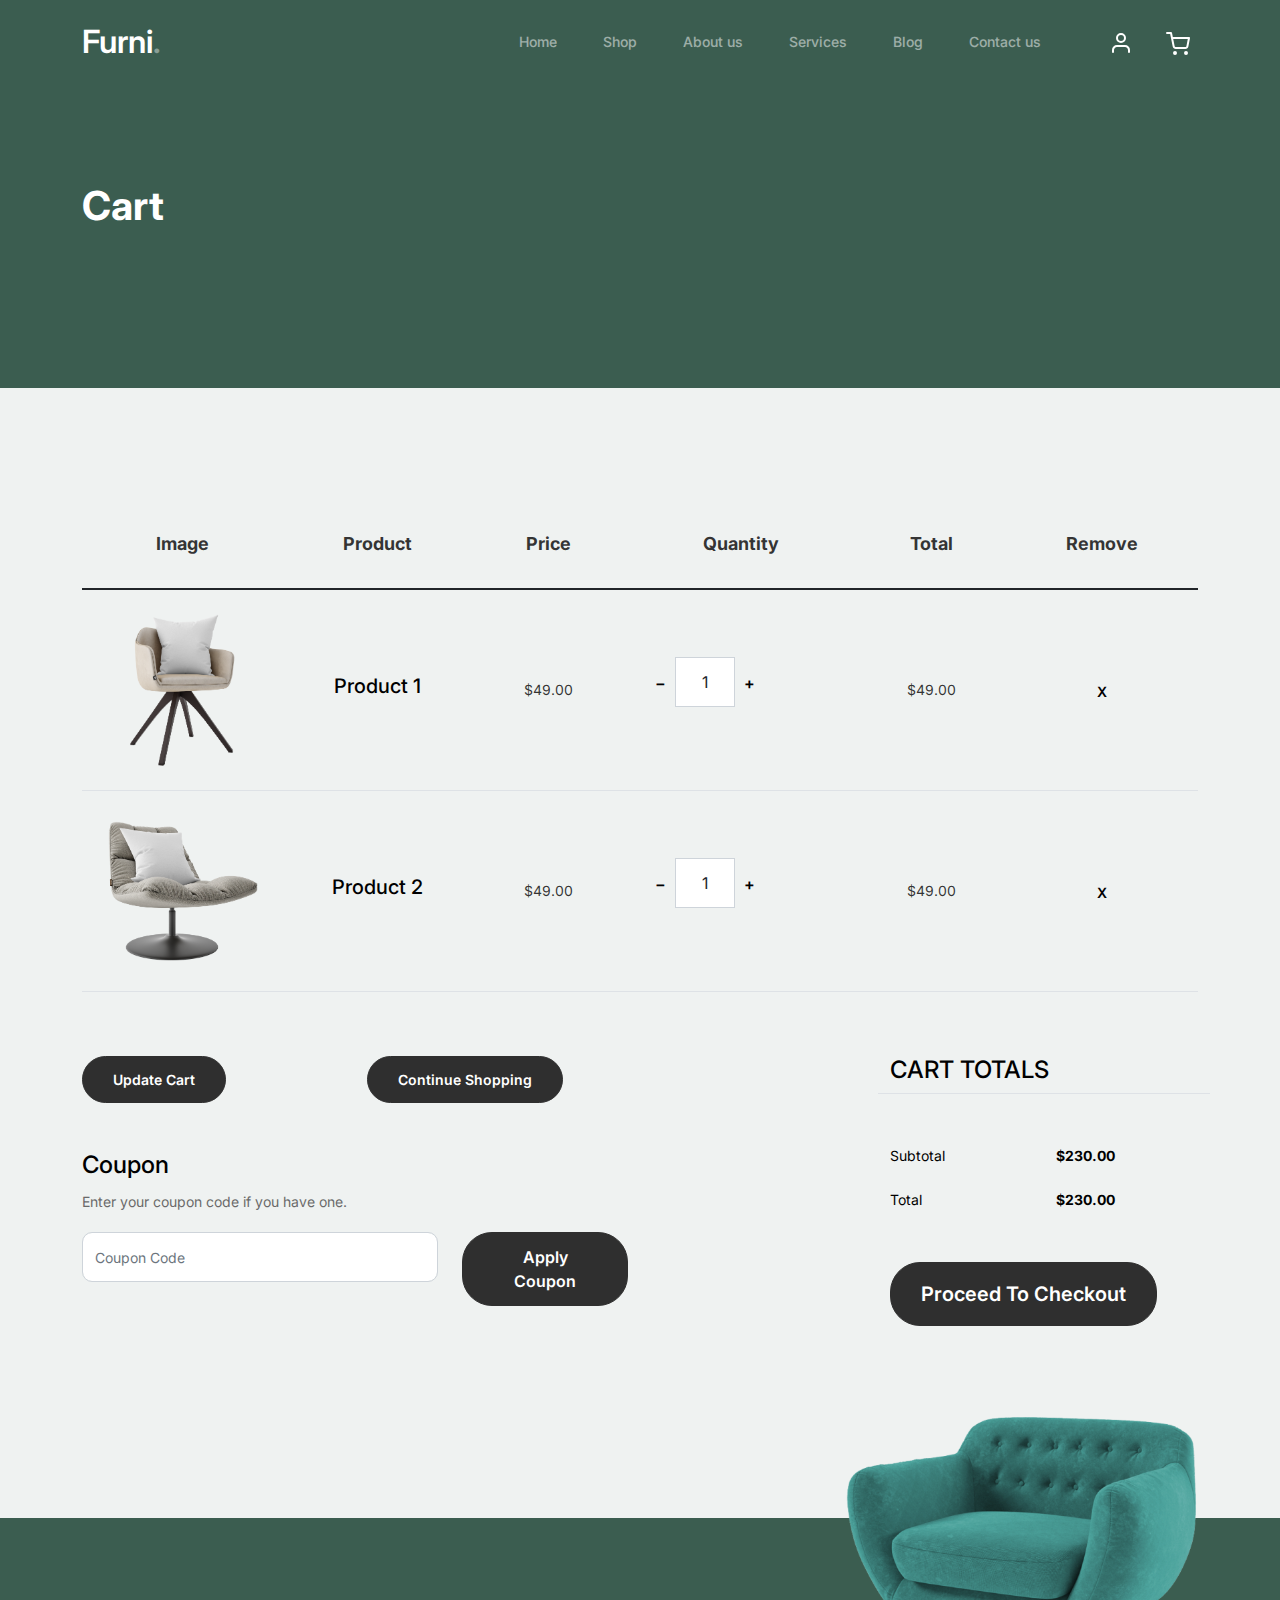
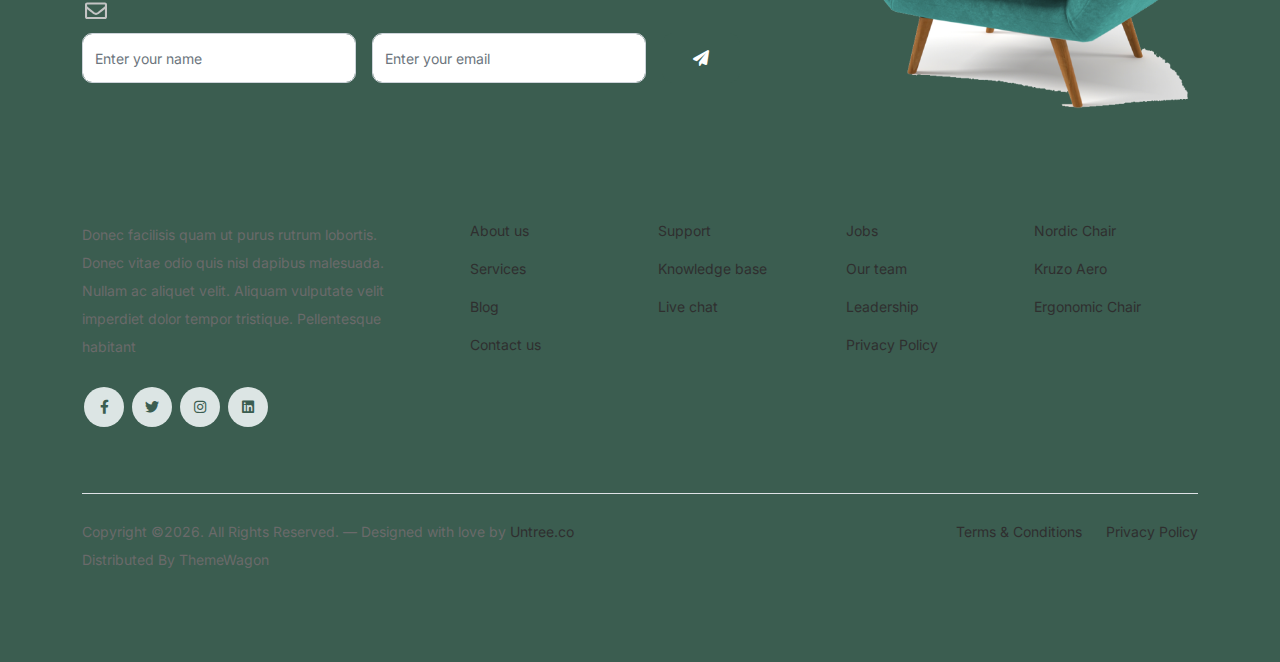
<file: furni-1.0.0/cart.html>
<!-- /*
* Bootstrap 5
* Template Name: Furni
* Template Author: Untree.co
* Template URI: https://untree.co/
* License: https://creativecommons.org/licenses/by/3.0/
*/ -->
<!doctype html>
<html lang="en">
<head>
  <meta charset="utf-8">
  <meta name="viewport" content="width=device-width, initial-scale=1, shrink-to-fit=no">
  <meta name="author" content="Untree.co">
  <link rel="shortcut icon" href="favicon.png">

  <meta name="description" content="" />
  <meta name="keywords" content="bootstrap, bootstrap4" />

		<!-- Bootstrap CSS -->
		<link href="css/bootstrap.min.css" rel="stylesheet">
		<link href="https://cdnjs.cloudflare.com/ajax/libs/font-awesome/6.0.0-beta3/css/all.min.css" rel="stylesheet">
		<link href="css/tiny-slider.css" rel="stylesheet">
		<link href="css/style.css" rel="stylesheet">
		<title>Furni Free Bootstrap 5 Template for Furniture and Interior Design Websites by Untree.co </title>
	</head>

	<body>

		<!-- Start Header/Navigation -->
		<nav class="custom-navbar navbar navbar navbar-expand-md navbar-dark bg-dark" arial-label="Furni navigation bar">

			<div class="container">
				<a class="navbar-brand" href="index.html">Furni<span>.</span></a>

				<button class="navbar-toggler" type="button" data-bs-toggle="collapse" data-bs-target="#navbarsFurni" aria-controls="navbarsFurni" aria-expanded="false" aria-label="Toggle navigation">
					<span class="navbar-toggler-icon"></span>
				</button>

				<div class="collapse navbar-collapse" id="navbarsFurni">
					<ul class="custom-navbar-nav navbar-nav ms-auto mb-2 mb-md-0">
						<li class="nav-item ">
							<a class="nav-link" href="index.html">Home</a>
						</li>
						<li><a class="nav-link" href="shop.html">Shop</a></li>
						<li><a class="nav-link" href="about.html">About us</a></li>
						<li><a class="nav-link" href="services.html">Services</a></li>
						<li><a class="nav-link" href="blog.html">Blog</a></li>
						<li><a class="nav-link" href="contact.html">Contact us</a></li>
					</ul>

					<ul class="custom-navbar-cta navbar-nav mb-2 mb-md-0 ms-5">
						<li><a class="nav-link" href="#"><img src="images/user.svg"></a></li>
						<li><a class="nav-link" href="cart.html"><img src="images/cart.svg"></a></li>
					</ul>
				</div>
			</div>
				
		</nav>
		<!-- End Header/Navigation -->

		<!-- Start Hero Section -->
			<div class="hero">
				<div class="container">
					<div class="row justify-content-between">
						<div class="col-lg-5">
							<div class="intro-excerpt">
								<h1>Cart</h1>
							</div>
						</div>
						<div class="col-lg-7">
							
						</div>
					</div>
				</div>
			</div>
		<!-- End Hero Section -->

		

		<div class="untree_co-section before-footer-section">
            <div class="container">
              <div class="row mb-5">
                <form class="col-md-12" method="post">
                  <div class="site-blocks-table">
                    <table class="table">
                      <thead>
                        <tr>
                          <th class="product-thumbnail">Image</th>
                          <th class="product-name">Product</th>
                          <th class="product-price">Price</th>
                          <th class="product-quantity">Quantity</th>
                          <th class="product-total">Total</th>
                          <th class="product-remove">Remove</th>
                        </tr>
                      </thead>
                      <tbody>
                        <tr>
                          <td class="product-thumbnail">
                            <img src="images/product-1.png" alt="Image" class="img-fluid">
                          </td>
                          <td class="product-name">
                            <h2 class="h5 text-black">Product 1</h2>
                          </td>
                          <td>$49.00</td>
                          <td>
                            <div class="input-group mb-3 d-flex align-items-center quantity-container" style="max-width: 120px;">
                              <div class="input-group-prepend">
                                <button class="btn btn-outline-black decrease" type="button">&minus;</button>
                              </div>
                              <input type="text" class="form-control text-center quantity-amount" value="1" placeholder="" aria-label="Example text with button addon" aria-describedby="button-addon1">
                              <div class="input-group-append">
                                <button class="btn btn-outline-black increase" type="button">&plus;</button>
                              </div>
                            </div>
        
                          </td>
                          <td>$49.00</td>
                          <td><a href="#" class="btn btn-black btn-sm">X</a></td>
                        </tr>
        
                        <tr>
                          <td class="product-thumbnail">
                            <img src="images/product-2.png" alt="Image" class="img-fluid">
                          </td>
                          <td class="product-name">
                            <h2 class="h5 text-black">Product 2</h2>
                          </td>
                          <td>$49.00</td>
                          <td>
                            <div class="input-group mb-3 d-flex align-items-center quantity-container" style="max-width: 120px;">
                              <div class="input-group-prepend">
                                <button class="btn btn-outline-black decrease" type="button">&minus;</button>
                              </div>
                              <input type="text" class="form-control text-center quantity-amount" value="1" placeholder="" aria-label="Example text with button addon" aria-describedby="button-addon1">
                              <div class="input-group-append">
                                <button class="btn btn-outline-black increase" type="button">&plus;</button>
                              </div>
                            </div>
        
                          </td>
                          <td>$49.00</td>
                          <td><a href="#" class="btn btn-black btn-sm">X</a></td>
                        </tr>
                      </tbody>
                    </table>
                  </div>
                </form>
              </div>
        
              <div class="row">
                <div class="col-md-6">
                  <div class="row mb-5">
                    <div class="col-md-6 mb-3 mb-md-0">
                      <button class="btn btn-black btn-sm btn-block">Update Cart</button>
                    </div>
                    <div class="col-md-6">
                      <button class="btn btn-outline-black btn-sm btn-block">Continue Shopping</button>
                    </div>
                  </div>
                  <div class="row">
                    <div class="col-md-12">
                      <label class="text-black h4" for="coupon">Coupon</label>
                      <p>Enter your coupon code if you have one.</p>
                    </div>
                    <div class="col-md-8 mb-3 mb-md-0">
                      <input type="text" class="form-control py-3" id="coupon" placeholder="Coupon Code">
                    </div>
                    <div class="col-md-4">
                      <button class="btn btn-black">Apply Coupon</button>
                    </div>
                  </div>
                </div>
                <div class="col-md-6 pl-5">
                  <div class="row justify-content-end">
                    <div class="col-md-7">
                      <div class="row">
                        <div class="col-md-12 text-right border-bottom mb-5">
                          <h3 class="text-black h4 text-uppercase">Cart Totals</h3>
                        </div>
                      </div>
                      <div class="row mb-3">
                        <div class="col-md-6">
                          <span class="text-black">Subtotal</span>
                        </div>
                        <div class="col-md-6 text-right">
                          <strong class="text-black">$230.00</strong>
                        </div>
                      </div>
                      <div class="row mb-5">
                        <div class="col-md-6">
                          <span class="text-black">Total</span>
                        </div>
                        <div class="col-md-6 text-right">
                          <strong class="text-black">$230.00</strong>
                        </div>
                      </div>
        
                      <div class="row">
                        <div class="col-md-12">
                          <button class="btn btn-black btn-lg py-3 btn-block" onclick="window.location='checkout.html'">Proceed To Checkout</button>
                        </div>
                      </div>
                    </div>
                  </div>
                </div>
              </div>
            </div>
          </div>
		

		<!-- Start Footer Section -->
		<footer class="footer-section">
			<div class="container relative">

				<div class="sofa-img">
					<img src="images/sofa.png" alt="Image" class="img-fluid">
				</div>

				<div class="row">
					<div class="col-lg-8">
						<div class="subscription-form">
							<h3 class="d-flex align-items-center"><span class="me-1"><img src="images/envelope-outline.svg" alt="Image" class="img-fluid"></span><span>Subscribe to Newsletter</span></h3>

							<form action="#" class="row g-3">
								<div class="col-auto">
									<input type="text" class="form-control" placeholder="Enter your name">
								</div>
								<div class="col-auto">
									<input type="email" class="form-control" placeholder="Enter your email">
								</div>
								<div class="col-auto">
									<button class="btn btn-primary">
										<span class="fa fa-paper-plane"></span>
									</button>
								</div>
							</form>

						</div>
					</div>
				</div>

				<div class="row g-5 mb-5">
					<div class="col-lg-4">
						<div class="mb-4 footer-logo-wrap"><a href="#" class="footer-logo">Furni<span>.</span></a></div>
						<p class="mb-4">Donec facilisis quam ut purus rutrum lobortis. Donec vitae odio quis nisl dapibus malesuada. Nullam ac aliquet velit. Aliquam vulputate velit imperdiet dolor tempor tristique. Pellentesque habitant</p>

						<ul class="list-unstyled custom-social">
							<li><a href="#"><span class="fa fa-brands fa-facebook-f"></span></a></li>
							<li><a href="#"><span class="fa fa-brands fa-twitter"></span></a></li>
							<li><a href="#"><span class="fa fa-brands fa-instagram"></span></a></li>
							<li><a href="#"><span class="fa fa-brands fa-linkedin"></span></a></li>
						</ul>
					</div>

					<div class="col-lg-8">
						<div class="row links-wrap">
							<div class="col-6 col-sm-6 col-md-3">
								<ul class="list-unstyled">
									<li><a href="#">About us</a></li>
									<li><a href="#">Services</a></li>
									<li><a href="#">Blog</a></li>
									<li><a href="#">Contact us</a></li>
								</ul>
							</div>

							<div class="col-6 col-sm-6 col-md-3">
								<ul class="list-unstyled">
									<li><a href="#">Support</a></li>
									<li><a href="#">Knowledge base</a></li>
									<li><a href="#">Live chat</a></li>
								</ul>
							</div>

							<div class="col-6 col-sm-6 col-md-3">
								<ul class="list-unstyled">
									<li><a href="#">Jobs</a></li>
									<li><a href="#">Our team</a></li>
									<li><a href="#">Leadership</a></li>
									<li><a href="#">Privacy Policy</a></li>
								</ul>
							</div>

							<div class="col-6 col-sm-6 col-md-3">
								<ul class="list-unstyled">
									<li><a href="#">Nordic Chair</a></li>
									<li><a href="#">Kruzo Aero</a></li>
									<li><a href="#">Ergonomic Chair</a></li>
								</ul>
							</div>
						</div>
					</div>

				</div>

				<div class="border-top copyright">
					<div class="row pt-4">
						<div class="col-lg-6">
							<p class="mb-2 text-center text-lg-start">Copyright &copy;<script>document.write(new Date().getFullYear());</script>. All Rights Reserved. &mdash; Designed with love by <a href="https://untree.co">Untree.co</a> Distributed By <a hreff="https://themewagon.com">ThemeWagon</a>  <!-- License information: https://untree.co/license/ -->
            </p>
						</div>

						<div class="col-lg-6 text-center text-lg-end">
							<ul class="list-unstyled d-inline-flex ms-auto">
								<li class="me-4"><a href="#">Terms &amp; Conditions</a></li>
								<li><a href="#">Privacy Policy</a></li>
							</ul>
						</div>

					</div>
				</div>

			</div>
		</footer>
		<!-- End Footer Section -->	


		<script src="js/bootstrap.bundle.min.js"></script>
		<script src="js/tiny-slider.js"></script>
		<script src="js/custom.js"></script>
	</body>

</html>
</file>
<file: css/tiny-slider.css>
.tns-outer{padding:0 !important}.tns-outer [hidden]{display:none !important}.tns-outer [aria-controls],.tns-outer [data-action]{cursor:pointer}.tns-slider{-webkit-transition:all 0s;-moz-transition:all 0s;transition:all 0s}.tns-slider>.tns-item{-webkit-box-sizing:border-box;-moz-box-sizing:border-box;box-sizing:border-box}.tns-horizontal.tns-subpixel{white-space:nowrap}.tns-horizontal.tns-subpixel>.tns-item{display:inline-block;vertical-align:top;white-space:normal}.tns-horizontal.tns-no-subpixel:after{content:'';display:table;clear:both}.tns-horizontal.tns-no-subpixel>.tns-item{float:left}.tns-horizontal.tns-carousel.tns-no-subpixel>.tns-item{margin-right:-100%}.tns-no-calc{position:relative;left:0}.tns-gallery{position:relative;left:0;min-height:1px}.tns-gallery>.tns-item{position:absolute;left:-100%;-webkit-transition:transform 0s, opacity 0s;-moz-transition:transform 0s, opacity 0s;transition:transform 0s, opacity 0s}.tns-gallery>.tns-slide-active{position:relative;left:auto !important}.tns-gallery>.tns-moving{-webkit-transition:all 0.25s;-moz-transition:all 0.25s;transition:all 0.25s}.tns-autowidth{display:inline-block}.tns-lazy-img{-webkit-transition:opacity 0.6s;-moz-transition:opacity 0.6s;transition:opacity 0.6s;opacity:0.6}.tns-lazy-img.tns-complete{opacity:1}.tns-ah{-webkit-transition:height 0s;-moz-transition:height 0s;transition:height 0s}.tns-ovh{overflow:hidden}.tns-visually-hidden{position:absolute;left:-10000em}.tns-transparent{opacity:0;visibility:hidden}.tns-fadeIn{opacity:1;filter:alpha(opacity=100);z-index:0}.tns-normal,.tns-fadeOut{opacity:0;filter:alpha(opacity=0);z-index:-1}.tns-vpfix{white-space:nowrap}.tns-vpfix>div,.tns-vpfix>li{display:inline-block}.tns-t-subp2{margin:0 auto;width:310px;position:relative;height:10px;overflow:hidden}.tns-t-ct{width:2333.3333333%;width:-webkit-calc(100% * 70 / 3);width:-moz-calc(100% * 70 / 3);width:calc(100% * 70 / 3);position:absolute;right:0}.tns-t-ct:after{content:'';display:table;clear:both}.tns-t-ct>div{width:1.4285714%;width:-webkit-calc(100% / 70);width:-moz-calc(100% / 70);width:calc(100% / 70);height:10px;float:left}

/*# sourceMappingURL=sourcemaps/tiny-slider.css.map */
</file>
<file: css/style.css>
/*
* Template Name: UntreeStore
* Template Author: Untree.co
* Author URI: https://untree.co/
* License: https://creativecommons.org/licenses/by/3.0/
*/
@import url("https://fonts.googleapis.com/css2?family=Inter:wght@400;500;600;700;800&display=swap");
body {
  overflow-x: hidden;
  position: relative; }

body {
  font-family: "Inter", sans-serif;
  font-weight: 400;
  line-height: 28px;
  color: #6a6a6a;
  font-size: 14px;
  background-color: #eff2f1; }

a {
  text-decoration: none;
  -webkit-transition: .3s all ease;
  -o-transition: .3s all ease;
  transition: .3s all ease;
  color: #2f2f2f;
  text-decoration: underline; }
  a:hover {
    color: #2f2f2f;
    text-decoration: none; }
  a.more {
    font-weight: 600; }

.custom-navbar {
  background: #3b5d50 !important;
  padding-top: 20px;
  padding-bottom: 20px; }
  .custom-navbar .navbar-brand {
    font-size: 32px;
    font-weight: 600; }
    .custom-navbar .navbar-brand > span {
      opacity: .4; }
  .custom-navbar .navbar-toggler {
    border-color: transparent; }
    .custom-navbar .navbar-toggler:active, .custom-navbar .navbar-toggler:focus {
      -webkit-box-shadow: none;
      box-shadow: none;
      outline: none; }
  @media (min-width: 992px) {
    .custom-navbar .custom-navbar-nav li {
      margin-left: 15px;
      margin-right: 15px; } }
  .custom-navbar .custom-navbar-nav li a {
    font-weight: 500;
    color: #ffffff !important;
    opacity: .5;
    -webkit-transition: .3s all ease;
    -o-transition: .3s all ease;
    transition: .3s all ease;
    position: relative; }
    @media (min-width: 768px) {
      .custom-navbar .custom-navbar-nav li a:before {
        content: "";
        position: absolute;
        bottom: 0;
        left: 8px;
        right: 8px;
        background: #f9bf29;
        height: 5px;
        opacity: 1;
        visibility: visible;
        width: 0;
        -webkit-transition: .15s all ease-out;
        -o-transition: .15s all ease-out;
        transition: .15s all ease-out; } }
    .custom-navbar .custom-navbar-nav li a:hover {
      opacity: 1; }
      .custom-navbar .custom-navbar-nav li a:hover:before {
        width: calc(100% - 16px); }
  .custom-navbar .custom-navbar-nav li.active a {
    opacity: 1; }
    .custom-navbar .custom-navbar-nav li.active a:before {
      width: calc(100% - 16px); }
  .custom-navbar .custom-navbar-cta {
    margin-left: 0 !important;
    -webkit-box-orient: horizontal;
    -webkit-box-direction: normal;
    -ms-flex-direction: row;
    flex-direction: row; }
    @media (min-width: 768px) {
      .custom-navbar .custom-navbar-cta {
        margin-left: 40px !important; } }
    .custom-navbar .custom-navbar-cta li {
      margin-left: 0px;
      margin-right: 0px; }
      .custom-navbar .custom-navbar-cta li:first-child {
        margin-right: 20px; }

.hero {
  background: #3b5d50;
  padding: calc(4rem - 30px) 0 0rem 0; }
  @media (min-width: 768px) {
    .hero {
      padding: calc(4rem - 30px) 0 4rem 0; } }
  @media (min-width: 992px) {
    .hero {
      padding: calc(8rem - 30px) 0 8rem 0; } }
  .hero .intro-excerpt {
    position: relative;
    z-index: 4; }
    @media (min-width: 992px) {
      .hero .intro-excerpt {
        max-width: 450px; } }
  .hero h1 {
    font-weight: 700;
    color: #ffffff;
    margin-bottom: 30px; }
    @media (min-width: 1400px) {
      .hero h1 {
        font-size: 54px; } }
  .hero p {
    color: rgba(255, 255, 255, 0.5);
    margin-bottom: 30px; }
  .hero .hero-img-wrap {
    position: relative; }
    .hero .hero-img-wrap img {
      position: relative;
      top: 0px;
      right: 0px;
      z-index: 2;
      max-width: 780px;
      left: -20px; }
      @media (min-width: 768px) {
        .hero .hero-img-wrap img {
          right: 0px;
          left: -100px; } }
      @media (min-width: 992px) {
        .hero .hero-img-wrap img {
          left: 0px;
          top: -80px;
          position: absolute;
          right: -50px; } }
      @media (min-width: 1200px) {
        .hero .hero-img-wrap img {
          left: 0px;
          top: -80px;
          right: -100px; } }
    .hero .hero-img-wrap:after {
      content: "";
      position: absolute;
      width: 255px;
      height: 217px;
      background-image: url("../images/dots-light.svg");
      background-size: contain;
      background-repeat: no-repeat;
      right: -100px;
      top: -0px; }
      @media (min-width: 1200px) {
        .hero .hero-img-wrap:after {
          top: -40px; } }

.btn {
  font-weight: 600;
  padding: 12px 30px;
  border-radius: 30px;
  color: #ffffff;
  background: #3b5d50;
  border-color: #3b5d50; }
  .btn:hover {
    color: #ffffff;
    background: #222222;
    border-color: #222222; }
  .btn:active, .btn:focus {
    outline: none !important;
    -webkit-box-shadow: none;
    box-shadow: none; }
  .btn.btn-primary {
    background: #3b5d50;
    border-color: #3b5d50; }
    .btn.btn-primary:hover {
      background: #314d43;
      border-color: #314d43; }
  .btn.btn-secondary {
    color: #2f2f2f;
    background: #f9bf29;
    border-color: #f9bf29; }
    .btn.btn-secondary:hover {
      background: #f8b810;
      border-color: #f8b810; }
  .btn.btn-white-outline {
    background: transparent;
    border-width: 2px;
    border-color: rgba(255, 255, 255, 0.3); }
    .btn.btn-white-outline:hover {
      border-color: white;
      color: #ffffff; }

.section-title {
  color: #2f2f2f; }

.product-section {
  padding: 7rem 0; }
  .product-section .product-item {
    text-align: center;
    text-decoration: none;
    display: block;
    position: relative;
    padding-bottom: 50px;
    cursor: pointer; }
    .product-section .product-item .product-thumbnail {
      margin-bottom: 30px;
      position: relative;
      top: 0;
      -webkit-transition: .3s all ease;
      -o-transition: .3s all ease;
      transition: .3s all ease; }
    .product-section .product-item h3 {
      font-weight: 600;
      font-size: 16px; }
    .product-section .product-item strong {
      font-weight: 800 !important;
      font-size: 18px !important; }
    .product-section .product-item h3, .product-section .product-item strong {
      color: #2f2f2f;
      text-decoration: none; }
    .product-section .product-item .icon-cross {
      position: absolute;
      width: 35px;
      height: 35px;
      display: inline-block;
      background: #2f2f2f;
      bottom: 15px;
      left: 50%;
      -webkit-transform: translateX(-50%);
      -ms-transform: translateX(-50%);
      transform: translateX(-50%);
      margin-bottom: -17.5px;
      border-radius: 50%;
      opacity: 0;
      visibility: hidden;
      -webkit-transition: .3s all ease;
      -o-transition: .3s all ease;
      transition: .3s all ease; }
      .product-section .product-item .icon-cross img {
        position: absolute;
        left: 50%;
        top: 50%;
        -webkit-transform: translate(-50%, -50%);
        -ms-transform: translate(-50%, -50%);
        transform: translate(-50%, -50%); }
    .product-section .product-item:before {
      bottom: 0;
      left: 0;
      right: 0;
      position: absolute;
      content: "";
      background: #dce5e4;
      height: 0%;
      z-index: -1;
      border-radius: 10px;
      -webkit-transition: .3s all ease;
      -o-transition: .3s all ease;
      transition: .3s all ease; }
    .product-section .product-item:hover .product-thumbnail {
      top: -25px; }
    .product-section .product-item:hover .icon-cross {
      bottom: 0;
      opacity: 1;
      visibility: visible; }
    .product-section .product-item:hover:before {
      height: 70%; }

.why-choose-section {
  padding: 7rem 0; }
  .why-choose-section .img-wrap {
    position: relative; }
    .why-choose-section .img-wrap:before {
      position: absolute;
      content: "";
      width: 255px;
      height: 217px;
      background-image: url("../images/dots-yellow.svg");
      background-repeat: no-repeat;
      background-size: contain;
      -webkit-transform: translate(-40%, -40%);
      -ms-transform: translate(-40%, -40%);
      transform: translate(-40%, -40%);
      z-index: -1; }
    .why-choose-section .img-wrap img {
      border-radius: 20px; }

.feature {
  margin-bottom: 30px; }
  .feature .icon {
    display: inline-block;
    position: relative;
    margin-bottom: 20px; }
    .feature .icon:before {
      content: "";
      width: 33px;
      height: 33px;
      position: absolute;
      background: rgba(59, 93, 80, 0.2);
      border-radius: 50%;
      right: -8px;
      bottom: 0; }
  .feature h3 {
    font-size: 14px;
    color: #2f2f2f; }
  .feature p {
    font-size: 14px;
    line-height: 22px;
    color: #6a6a6a; }

.we-help-section {
  padding: 7rem 0; }
  .we-help-section .imgs-grid {
    display: -ms-grid;
    display: grid;
    -ms-grid-columns: (1fr)[27];
    grid-template-columns: repeat(27, 1fr);
    position: relative;}
    .we-help-section .imgs-grid:before {
      position: absolute;
      content: "";
      width: 255px;
      height: 217px;
      background-image: url("../images/dots-green.svg");
      background-size: contain;
      background-repeat: no-repeat;
      -webkit-transform: translate(-40%, -40%);
      -ms-transform: translate(-40%, -40%);
      transform: translate(-40%, -40%);
      z-index: -1; }
    .we-help-section .imgs-grid .grid {
      position: relative; }
      .we-help-section .imgs-grid .grid img {
        border-radius: 20px;
        max-width: 100%; }
      .we-help-section .imgs-grid .grid.grid-1 {
        -ms-grid-column: 1;
        -ms-grid-column-span: 18;
        grid-column: 1 / span 18;
        -ms-grid-row: 1;
        -ms-grid-row-span: 27;
        grid-row: 1 / span 27; }
      .we-help-section .imgs-grid .grid.grid-2 {
        -ms-grid-column: 19;
        -ms-grid-column-span: 27;
        grid-column: 19 / span 27;
        -ms-grid-row: 1;
        -ms-grid-row-span: 5;
        grid-row: 1 / span 5;
        padding-left: 20px; }
      .we-help-section .imgs-grid .grid.grid-3 {
        -ms-grid-column: 14;
        -ms-grid-column-span: 16;
        grid-column: 14 / span 16;
        -ms-grid-row: 6;
        -ms-grid-row-span: 27;
        grid-row: 6 / span 27;
        padding-top: 20px; }

.custom-list {
  width: 100%; }
  .custom-list li {
    display: inline-block;
    width: calc(50% - 20px);
    margin-bottom: 12px;
    line-height: 1.5;
    position: relative;
    padding-left: 20px; }
    .custom-list li:before {
      content: "";
      width: 8px;
      height: 8px;
      border-radius: 50%;
      border: 2px solid #3b5d50;
      position: absolute;
      left: 0;
      top: 8px; }

.popular-product {
  padding: 0 0 7rem 0; }
  .popular-product .product-item-sm h3 {
    font-size: 14px;
    font-weight: 700;
    color: #2f2f2f; }
  .popular-product .product-item-sm a {
    text-decoration: none;
    color: #2f2f2f;
    -webkit-transition: .3s all ease;
    -o-transition: .3s all ease;
    transition: .3s all ease; }
    .popular-product .product-item-sm a:hover {
      color: rgba(47, 47, 47, 0.5); }
  .popular-product .product-item-sm p {
    line-height: 1.4;
    margin-bottom: 10px;
    font-size: 14px; }
  .popular-product .product-item-sm .thumbnail {
    margin-right: 10px;
    -webkit-box-flex: 0;
    -ms-flex: 0 0 120px;
    flex: 0 0 120px;
    position: relative; }
    .popular-product .product-item-sm .thumbnail:before {
      content: "";
      position: absolute;
      border-radius: 20px;
      background: #dce5e4;
      width: 98px;
      height: 98px;
      top: 50%;
      left: 50%;
      -webkit-transform: translate(-50%, -50%);
      -ms-transform: translate(-50%, -50%);
      transform: translate(-50%, -50%);
      z-index: -1; }

.testimonial-section {
  padding: 3rem 0 7rem 0; }

.testimonial-slider-wrap {
  position: relative; }
  .testimonial-slider-wrap .tns-inner {
    padding-top: 30px; }
  .testimonial-slider-wrap .item .testimonial-block blockquote {
    font-size: 16px; }
    @media (min-width: 768px) {
      .testimonial-slider-wrap .item .testimonial-block blockquote {
        line-height: 32px;
        font-size: 18px; } }
  .testimonial-slider-wrap .item .testimonial-block .author-info .author-pic {
    margin-bottom: 20px; }
    .testimonial-slider-wrap .item .testimonial-block .author-info .author-pic img {
      max-width: 80px;
      border-radius: 50%; }
  .testimonial-slider-wrap .item .testimonial-block .author-info h3 {
    font-size: 14px;
    font-weight: 700;
    color: #2f2f2f;
    margin-bottom: 0; }
  .testimonial-slider-wrap #testimonial-nav {
    position: absolute;
    top: 50%;
    z-index: 99;
    width: 100%;
    display: none; }
    @media (min-width: 768px) {
      .testimonial-slider-wrap #testimonial-nav {
        display: block; } }
    .testimonial-slider-wrap #testimonial-nav > span {
      cursor: pointer;
      position: absolute;
      width: 58px;
      height: 58px;
      line-height: 58px;
      border-radius: 50%;
      background: rgba(59, 93, 80, 0.1);
      color: #2f2f2f;
      -webkit-transition: .3s all ease;
      -o-transition: .3s all ease;
      transition: .3s all ease; }
      .testimonial-slider-wrap #testimonial-nav > span:hover {
        background: #3b5d50;
        color: #ffffff; }
    .testimonial-slider-wrap #testimonial-nav .prev {
      left: -10px; }
    .testimonial-slider-wrap #testimonial-nav .next {
      right: 0; }
  .testimonial-slider-wrap .tns-nav {
    position: absolute;
    bottom: -50px;
    left: 50%;
    -webkit-transform: translateX(-50%);
    -ms-transform: translateX(-50%);
    transform: translateX(-50%); }
    .testimonial-slider-wrap .tns-nav button {
      background: none;
      border: none;
      display: inline-block;
      position: relative;
      width: 0 !important;
      height: 7px !important;
      margin: 2px; }
      .testimonial-slider-wrap .tns-nav button:active, .testimonial-slider-wrap .tns-nav button:focus, .testimonial-slider-wrap .tns-nav button:hover {
        outline: none;
        -webkit-box-shadow: none;
        box-shadow: none;
        background: none; }
      .testimonial-slider-wrap .tns-nav button:before {
        display: block;
        width: 7px;
        height: 7px;
        left: 0;
        top: 0;
        position: absolute;
        content: "";
        border-radius: 50%;
        -webkit-transition: .3s all ease;
        -o-transition: .3s all ease;
        transition: .3s all ease;
        background-color: #d6d6d6; }
      .testimonial-slider-wrap .tns-nav button:hover:before, .testimonial-slider-wrap .tns-nav button.tns-nav-active:before {
        background-color: #3b5d50; }

.before-footer-section {
  padding: 7rem 0 12rem 0 !important; }

.blog-section {
  padding: 7rem 0 12rem 0; }
  .blog-section .post-entry a {
    text-decoration: none; }
  .blog-section .post-entry .post-thumbnail {
    display: block;
    margin-bottom: 20px; }
    .blog-section .post-entry .post-thumbnail img {
      border-radius: 20px;
      -webkit-transition: .3s all ease;
      -o-transition: .3s all ease;
      transition: .3s all ease; }
  .blog-section .post-entry .post-content-entry {
    padding-left: 15px;
    padding-right: 15px; }
    .blog-section .post-entry .post-content-entry h3 {
      font-size: 16px;
      margin-bottom: 0;
      font-weight: 600;
      margin-bottom: 7px; }
    .blog-section .post-entry .post-content-entry .meta {
      font-size: 14px; }
      .blog-section .post-entry .post-content-entry .meta a {
        font-weight: 600; }
  .blog-section .post-entry:hover .post-thumbnail img, .blog-section .post-entry:focus .post-thumbnail img {
    opacity: .7; }

.footer-section {
  padding: 80px 0;
  background: #3b5d50; }
  .footer-section .relative {
    position: relative; }
  .footer-section a {
    text-decoration: none;
    color: rgba(255, 255, 255, 0.5);
    -webkit-transition: .3s all ease;
    -o-transition: .3s all ease;
    transition: .3s all ease; }
    .footer-section a:hover {
      color: rgba(47, 47, 47, 0.5); }
  .footer-section .subscription-form {
    margin-bottom: 40px;
    position: relative;
    z-index: 2;
    margin-top: 100px; }
    @media (min-width: 992px) {
      .footer-section .subscription-form {
        margin-top: 0px;
        margin-bottom: 80px; } }
    .footer-section .subscription-form h3 {
      font-size: 18px;
      font-weight: 500;
      color: #3b5d50; }
    .footer-section .subscription-form .form-control {
      height: 50px;
      border-radius: 10px;
      font-family: "Inter", sans-serif; 
    }
      .footer-section .subscription-form .form-control:active, .footer-section .subscription-form .form-control:focus {
        outline: none;
        -webkit-box-shadow: none;
        box-shadow: none;
        border-color: #3b5d50;
        -webkit-box-shadow: 0 1px 4px 0 rgba(0, 0, 0, 0.2);
        box-shadow: 0 1px 4px 0 rgba(0, 0, 0, 0.2); }
      .footer-section .subscription-form .form-control::-webkit-input-placeholder {
        font-size: 14px; }
      .footer-section .subscription-form .form-control::-moz-placeholder {
        font-size: 14px; }
      .footer-section .subscription-form .form-control:-ms-input-placeholder {
        font-size: 14px; }
      .footer-section .subscription-form .form-control:-moz-placeholder {
        font-size: 14px; }
    .footer-section .subscription-form .btn {
      border-radius: 10px !important; }
  .footer-section .sofa-img {
    position: absolute;
    top: -200px;
    z-index: 1;
    right: 0; }
    .footer-section .sofa-img img {
      max-width: 380px; }
  .footer-section .links-wrap {
    margin-top: 0px; }
    @media (min-width: 992px) {
      .footer-section .links-wrap {
        margin-top: 54px; } }
    .footer-section .links-wrap ul li {
      margin-bottom: 10px; }
  .footer-section .footer-logo-wrap .footer-logo {
    font-size: 32px;
    font-weight: 500;
    text-decoration: none;
    color: #3b5d50; }
  .footer-section .custom-social li {
    margin: 2px;
    display: inline-block; }
    .footer-section .custom-social li a {
      width: 40px;
      height: 40px;
      text-align: center;
      line-height: 40px;
      display: inline-block;
      background: #dce5e4;
      color: #3b5d50;
      border-radius: 50%; }
      .footer-section .custom-social li a:hover {
        background: #3b5d50;
        color: #ffffff; }
  .footer-section .border-top {
    border-color: #dce5e4; }
    .footer-section .border-top.copyright {
      font-size: 14px !important; }

.untree_co-section {
  padding: 7rem 0; 
}

.form-control {
  height: 50px;
  border-radius: 10px;
  font-family: "Inter", sans-serif;
}
  .form-control:active, .form-control:focus {
    outline: none;
    -webkit-box-shadow: none;
    box-shadow: none;
    border-color: #3b5d50;
    -webkit-box-shadow: 0 1px 4px 0 rgba(0, 0, 0, 0.2);
    box-shadow: 0 1px 4px 0 rgba(0, 0, 0, 0.2); }
  .form-control::-webkit-input-placeholder {
    font-size: 14px; }
  .form-control::-moz-placeholder {
    font-size: 14px; }
  .form-control:-ms-input-placeholder {
    font-size: 14px; }
  .form-control:-moz-placeholder {
    font-size: 14px; }

.service {
  line-height: 1.5; }
  .service .service-icon {
    border-radius: 10px;
    -webkit-box-flex: 0;
    -ms-flex: 0 0 50px;
    flex: 0 0 50px;
    height: 50px;
    line-height: 50px;
    text-align: center;
    background: #3b5d50;
    margin-right: 20px;
    color: #ffffff; }

textarea {
  height: auto !important; }

.site-blocks-table {
  overflow: auto; }
  .site-blocks-table .product-thumbnail {
    width: 200px; }
  .site-blocks-table .btn {
    padding: 2px 10px; }
  .site-blocks-table thead th {
    padding: 30px;
    text-align: center;
    border-width: 0px !important;
    vertical-align: middle;
    color: rgba(0, 0, 0, 0.8);
    font-size: 18px; }
  .site-blocks-table td {
    padding: 20px;
    text-align: center;
    vertical-align: middle;
    color: rgba(0, 0, 0, 0.8); }
  .site-blocks-table tbody tr:first-child td {
    border-top: 1px solid #3b5d50 !important; }
  .site-blocks-table .btn {
    background: none !important;
    color: #000000;
    border: none;
    height: auto !important; }

.site-block-order-table th {
  border-top: none !important;
  border-bottom-width: 1px !important; }

.site-block-order-table td, .site-block-order-table th {
  color: #000000; }

.couponcode-wrap input {
  border-radius: 10px !important; }

.text-primary {
  color: #3b5d50 !important; }

.thankyou-icon {
  position: relative;
  color: #3b5d50; }
.thankyou-icon:before {
  position: absolute;
  content: "";
  width: 50px;
  height: 50px;
  border-radius: 50%;
  background: rgba(59, 93, 80, 0.2);
 }
.login-container {
    width: 500px;
    height: 500px;
    background-color: #ffffff;
    padding: 20px;
    padding-left: 100px;
    padding-right: 100px;
    border-radius: 8px;
    box-shadow: 0 0 10px rgba(0, 0, 0, 0.1); 
}
  
  .login-container h2 {
      text-align: center;
  }
  
  .login-container form {
      max-width: 300px;
      margin: 0 auto; 
  }
  
  .login-container label {
      display: block;
      margin-bottom: 6px;
  }
  
.login-container-hook{
  padding: 0px;
  border-radius: 30px;
  margin-bottom: 5px;
  box-sizing: border-box;
}
.checkbox-container:hover span,input{
  cursor: pointer;
}
.login-container-frame{
  width: 100%;
  padding: 8px;
  border-radius: 30px;
  margin-bottom: 10px;
  box-sizing: border-box;
}
.login-container button {
  width: 100%;
  padding: 10px;
  background-color: #3b5d50;
  color: #fff;
  border: none;
  border-radius: 4px;
  cursor: pointer;
  border-radius: 30px;
}
.Login-and-logout{
  display: flex;
}
.login-1:hover{
  filter:grayscale(80%);-moz-opacity:0.8;opacity:0.8
}
.register-1:hover{
  filter:grayscale(80%);-moz-opacity:0.8;opacity:0.8
}


input[type=checkbox]+span {
  user-select: none; 
}
.or-divider {
  text-align: center;
  position: relative;
}

.or-divider::before,
.or-divider::after {
  content: "";
  display: inline-block;
  width: 40%;
  height: 1px; 
  background-color: #6a6a6a;
  position: absolute;
  top: 50%;
  transform: translateY(-50%);
}

.or-divider::before {
  right: 10px; 
}

.or-divider::after {
  left: 10px; 
}

.or-divider span {
  background-color: #ffffff; 
  padding: 0 10px; 
  color: #6a6a6a; 
}
.or-divider::before,
.or-divider::after {
    content: "";
    display: inline-block;
    width: 40%; 
    height: 1px; 
    background-color: #6a6a6a;
    position: absolute;
    top: 50%;
    transform: translateY(-50%);
}
.or-divider span {
    background-color: #ffffff; 
    padding: 0 10px;
    color: #6a6a6a; 
}

.login-icons {
    display: flex;
    justify-content: space-around;
    align-items: center;
    margin-top: 20px;
}

.login-icon {
  width: 40px; 
  height: 40px; 
  border-radius: 50%;
  background-color: #ffffff; 
  display: flex;
  justify-content: center;
  align-items: center;
}

.c-preview:hover img{
  filter:grayscale(80%);-moz-opacity:0.8;opacity:0.8
}
.social-icon {
  width: 40px;
  height: 40px;
  border-radius: 50%;
  overflow: hidden;
  margin: 0 5px;
}
.social-icon img {
  width: 100%;
  height: 100%;
  object-fit: cover;
}
.login{
  display: flex;
  justify-content: center;
  align-items: center;
  height: 900px;
}
.search{
  height: 40px;
  padding: 8px;
}
.custom-navbar-cta{
  align-items: center;
}
.forget-the-password{
  margin: 10px 0;
  display: flex;
  justify-content: center;
  color:#eff2f1;
}
.forget-the-password a {
  color:#6a6a6a;
  text-decoration:none;
}
.forget-the-password a:hover{
  color: #302727;
}
.ourteam-container{
<<<<<<< HEAD
width: 500px;
height: 500px;
background-color: #ffffff;
padding: 20px;
border-radius: 8px;
box-shadow: 0 0 10px rgba(0, 0, 0, 0.1);
}

.product-visiblity{
  display: none;
}
=======
  
}
>>>>>>> f5b5b28050541e0adf1e545838a7fb74c44ad46d
</file>
<file: furni-1.0.0/css/tiny-slider.css>
.tns-outer{padding:0 !important}.tns-outer [hidden]{display:none !important}.tns-outer [aria-controls],.tns-outer [data-action]{cursor:pointer}.tns-slider{-webkit-transition:all 0s;-moz-transition:all 0s;transition:all 0s}.tns-slider>.tns-item{-webkit-box-sizing:border-box;-moz-box-sizing:border-box;box-sizing:border-box}.tns-horizontal.tns-subpixel{white-space:nowrap}.tns-horizontal.tns-subpixel>.tns-item{display:inline-block;vertical-align:top;white-space:normal}.tns-horizontal.tns-no-subpixel:after{content:'';display:table;clear:both}.tns-horizontal.tns-no-subpixel>.tns-item{float:left}.tns-horizontal.tns-carousel.tns-no-subpixel>.tns-item{margin-right:-100%}.tns-no-calc{position:relative;left:0}.tns-gallery{position:relative;left:0;min-height:1px}.tns-gallery>.tns-item{position:absolute;left:-100%;-webkit-transition:transform 0s, opacity 0s;-moz-transition:transform 0s, opacity 0s;transition:transform 0s, opacity 0s}.tns-gallery>.tns-slide-active{position:relative;left:auto !important}.tns-gallery>.tns-moving{-webkit-transition:all 0.25s;-moz-transition:all 0.25s;transition:all 0.25s}.tns-autowidth{display:inline-block}.tns-lazy-img{-webkit-transition:opacity 0.6s;-moz-transition:opacity 0.6s;transition:opacity 0.6s;opacity:0.6}.tns-lazy-img.tns-complete{opacity:1}.tns-ah{-webkit-transition:height 0s;-moz-transition:height 0s;transition:height 0s}.tns-ovh{overflow:hidden}.tns-visually-hidden{position:absolute;left:-10000em}.tns-transparent{opacity:0;visibility:hidden}.tns-fadeIn{opacity:1;filter:alpha(opacity=100);z-index:0}.tns-normal,.tns-fadeOut{opacity:0;filter:alpha(opacity=0);z-index:-1}.tns-vpfix{white-space:nowrap}.tns-vpfix>div,.tns-vpfix>li{display:inline-block}.tns-t-subp2{margin:0 auto;width:310px;position:relative;height:10px;overflow:hidden}.tns-t-ct{width:2333.3333333%;width:-webkit-calc(100% * 70 / 3);width:-moz-calc(100% * 70 / 3);width:calc(100% * 70 / 3);position:absolute;right:0}.tns-t-ct:after{content:'';display:table;clear:both}.tns-t-ct>div{width:1.4285714%;width:-webkit-calc(100% / 70);width:-moz-calc(100% / 70);width:calc(100% / 70);height:10px;float:left}

/*# sourceMappingURL=sourcemaps/tiny-slider.css.map */
</file>
<file: furni-1.0.0/css/style.css>
/*
* Template Name: UntreeStore
* Template Author: Untree.co
* Author URI: https://untree.co/
* License: https://creativecommons.org/licenses/by/3.0/
*/
@import url("https://fonts.googleapis.com/css2?family=Inter:wght@400;500;600;700;800&display=swap");
body {
  overflow-x: hidden;
  position: relative; }

body {
  font-family: "Inter", sans-serif;
  font-weight: 400;
  line-height: 28px;
  color: #6a6a6a;
  font-size: 14px;
  background-color: #eff2f1; }

a {
  text-decoration: none;
  -webkit-transition: .3s all ease;
  -o-transition: .3s all ease;
  transition: .3s all ease;
  color: #2f2f2f;
  text-decoration: underline; }
  a:hover {
    color: #2f2f2f;
    text-decoration: none; }
  a.more {
    font-weight: 600; }

.custom-navbar {
  background: #3b5d50 !important;
  padding-top: 20px;
  padding-bottom: 20px; }
  .custom-navbar .navbar-brand {
    font-size: 32px;
    font-weight: 600; }
    .custom-navbar .navbar-brand > span {
      opacity: .4; }
  .custom-navbar .navbar-toggler {
    border-color: transparent; }
    .custom-navbar .navbar-toggler:active, .custom-navbar .navbar-toggler:focus {
      -webkit-box-shadow: none;
      box-shadow: none;
      outline: none; }
  @media (min-width: 992px) {
    .custom-navbar .custom-navbar-nav li {
      margin-left: 15px;
      margin-right: 15px; } }
  .custom-navbar .custom-navbar-nav li a {
    font-weight: 500;
    color: #ffffff !important;
    opacity: .5;
    -webkit-transition: .3s all ease;
    -o-transition: .3s all ease;
    transition: .3s all ease;
    position: relative; }
    @media (min-width: 768px) {
      .custom-navbar .custom-navbar-nav li a:before {
        content: "";
        position: absolute;
        bottom: 0;
        left: 8px;
        right: 8px;
        background: #f9bf29;
        height: 5px;
        opacity: 1;
        visibility: visible;
        width: 0;
        -webkit-transition: .15s all ease-out;
        -o-transition: .15s all ease-out;
        transition: .15s all ease-out; } }
    .custom-navbar .custom-navbar-nav li a:hover {
      opacity: 1; }
      .custom-navbar .custom-navbar-nav li a:hover:before {
        width: calc(100% - 16px); }
  .custom-navbar .custom-navbar-nav li.active a {
    opacity: 1; }
    .custom-navbar .custom-navbar-nav li.active a:before {
      width: calc(100% - 16px); }
  .custom-navbar .custom-navbar-cta {
    margin-left: 0 !important;
    -webkit-box-orient: horizontal;
    -webkit-box-direction: normal;
    -ms-flex-direction: row;
    flex-direction: row; }
    @media (min-width: 768px) {
      .custom-navbar .custom-navbar-cta {
        margin-left: 40px !important; } }
    .custom-navbar .custom-navbar-cta li {
      margin-left: 0px;
      margin-right: 0px; }
      .custom-navbar .custom-navbar-cta li:first-child {
        margin-right: 20px; }

.hero {
  background: #3b5d50;
  padding: calc(4rem - 30px) 0 0rem 0; }
  @media (min-width: 768px) {
    .hero {
      padding: calc(4rem - 30px) 0 4rem 0; } }
  @media (min-width: 992px) {
    .hero {
      padding: calc(8rem - 30px) 0 8rem 0; } }
  .hero .intro-excerpt {
    position: relative;
    z-index: 4; }
    @media (min-width: 992px) {
      .hero .intro-excerpt {
        max-width: 450px; } }
  .hero h1 {
    font-weight: 700;
    color: #ffffff;
    margin-bottom: 30px; }
    @media (min-width: 1400px) {
      .hero h1 {
        font-size: 54px; } }
  .hero p {
    color: rgba(255, 255, 255, 0.5);
    margin-botom: 30px; }
  .hero .hero-img-wrap {
    position: relative; }
    .hero .hero-img-wrap img {
      position: relative;
      top: 0px;
      right: 0px;
      z-index: 2;
      max-width: 780px;
      left: -20px; }
      @media (min-width: 768px) {
        .hero .hero-img-wrap img {
          right: 0px;
          left: -100px; } }
      @media (min-width: 992px) {
        .hero .hero-img-wrap img {
          left: 0px;
          top: -80px;
          position: absolute;
          right: -50px; } }
      @media (min-width: 1200px) {
        .hero .hero-img-wrap img {
          left: 0px;
          top: -80px;
          right: -100px; } }
    .hero .hero-img-wrap:after {
      content: "";
      position: absolute;
      width: 255px;
      height: 217px;
      background-image: url("../images/dots-light.svg");
      background-size: contain;
      background-repeat: no-repeat;
      right: -100px;
      top: -0px; }
      @media (min-width: 1200px) {
        .hero .hero-img-wrap:after {
          top: -40px; } }

.btn {
  font-weight: 600;
  padding: 12px 30px;
  border-radius: 30px;
  color: #ffffff;
  background: #2f2f2f;
  border-color: #2f2f2f; }
  .btn:hover {
    color: #ffffff;
    background: #222222;
    border-color: #222222; }
  .btn:active, .btn:focus {
    outline: none !important;
    -webkit-box-shadow: none;
    box-shadow: none; }
  .btn.btn-primary {
    background: #3b5d50;
    border-color: #3b5d50; }
    .btn.btn-primary:hover {
      background: #314d43;
      border-color: #314d43; }
  .btn.btn-secondary {
    color: #2f2f2f;
    background: #f9bf29;
    border-color: #f9bf29; }
    .btn.btn-secondary:hover {
      background: #f8b810;
      border-color: #f8b810; }
  .btn.btn-white-outline {
    background: transparent;
    border-width: 2px;
    border-color: rgba(255, 255, 255, 0.3); }
    .btn.btn-white-outline:hover {
      border-color: white;
      color: #ffffff; }

.section-title {
  color: #2f2f2f; }

.product-section {
  padding: 7rem 0; }
  .product-section .product-item {
    text-align: center;
    text-decoration: none;
    display: block;
    position: relative;
    padding-bottom: 50px;
    cursor: pointer; }
    .product-section .product-item .product-thumbnail {
      margin-bottom: 30px;
      position: relative;
      top: 0;
      -webkit-transition: .3s all ease;
      -o-transition: .3s all ease;
      transition: .3s all ease; }
    .product-section .product-item h3 {
      font-weight: 600;
      font-size: 16px; }
    .product-section .product-item strong {
      font-weight: 800 !important;
      font-size: 18px !important; }
    .product-section .product-item h3, .product-section .product-item strong {
      color: #2f2f2f;
      text-decoration: none; }
    .product-section .product-item .icon-cross {
      position: absolute;
      width: 35px;
      height: 35px;
      display: inline-block;
      background: #2f2f2f;
      bottom: 15px;
      left: 50%;
      -webkit-transform: translateX(-50%);
      -ms-transform: translateX(-50%);
      transform: translateX(-50%);
      margin-bottom: -17.5px;
      border-radius: 50%;
      opacity: 0;
      visibility: hidden;
      -webkit-transition: .3s all ease;
      -o-transition: .3s all ease;
      transition: .3s all ease; }
      .product-section .product-item .icon-cross img {
        position: absolute;
        left: 50%;
        top: 50%;
        -webkit-transform: translate(-50%, -50%);
        -ms-transform: translate(-50%, -50%);
        transform: translate(-50%, -50%); }
    .product-section .product-item:before {
      bottom: 0;
      left: 0;
      right: 0;
      position: absolute;
      content: "";
      background: #dce5e4;
      height: 0%;
      z-index: -1;
      border-radius: 10px;
      -webkit-transition: .3s all ease;
      -o-transition: .3s all ease;
      transition: .3s all ease; }
    .product-section .product-item:hover .product-thumbnail {
      top: -25px; }
    .product-section .product-item:hover .icon-cross {
      bottom: 0;
      opacity: 1;
      visibility: visible; }
    .product-section .product-item:hover:before {
      height: 70%; }

.why-choose-section {
  padding: 7rem 0; }
  .why-choose-section .img-wrap {
    position: relative; }
    .why-choose-section .img-wrap:before {
      position: absolute;
      content: "";
      width: 255px;
      height: 217px;
      background-image: url("../images/dots-yellow.svg");
      background-repeat: no-repeat;
      background-size: contain;
      -webkit-transform: translate(-40%, -40%);
      -ms-transform: translate(-40%, -40%);
      transform: translate(-40%, -40%);
      z-index: -1; }
    .why-choose-section .img-wrap img {
      border-radius: 20px; }

.feature {
  margin-bottom: 30px; }
  .feature .icon {
    display: inline-block;
    position: relative;
    margin-bottom: 20px; }
    .feature .icon:before {
      content: "";
      width: 33px;
      height: 33px;
      position: absolute;
      background: rgba(59, 93, 80, 0.2);
      border-radius: 50%;
      right: -8px;
      bottom: 0; }
  .feature h3 {
    font-size: 14px;
    color: #2f2f2f; }
  .feature p {
    font-size: 14px;
    line-height: 22px;
    color: #6a6a6a; }

.we-help-section {
  padding: 7rem 0; }
  .we-help-section .imgs-grid {
    display: -ms-grid;
    display: grid;
    -ms-grid-columns: (1fr)[27];
    grid-template-columns: repeat(27, 1fr);
    position: relative; }
    .we-help-section .imgs-grid:before {
      position: absolute;
      content: "";
      width: 255px;
      height: 217px;
      background-image: url("../images/dots-green.svg");
      background-size: contain;
      background-repeat: no-repeat;
      -webkit-transform: translate(-40%, -40%);
      -ms-transform: translate(-40%, -40%);
      transform: translate(-40%, -40%);
      z-index: -1; }
    .we-help-section .imgs-grid .grid {
      position: relative; }
      .we-help-section .imgs-grid .grid img {
        border-radius: 20px;
        max-width: 100%; }
      .we-help-section .imgs-grid .grid.grid-1 {
        -ms-grid-column: 1;
        -ms-grid-column-span: 18;
        grid-column: 1 / span 18;
        -ms-grid-row: 1;
        -ms-grid-row-span: 27;
        grid-row: 1 / span 27; }
      .we-help-section .imgs-grid .grid.grid-2 {
        -ms-grid-column: 19;
        -ms-grid-column-span: 27;
        grid-column: 19 / span 27;
        -ms-grid-row: 1;
        -ms-grid-row-span: 5;
        grid-row: 1 / span 5;
        padding-left: 20px; }
      .we-help-section .imgs-grid .grid.grid-3 {
        -ms-grid-column: 14;
        -ms-grid-column-span: 16;
        grid-column: 14 / span 16;
        -ms-grid-row: 6;
        -ms-grid-row-span: 27;
        grid-row: 6 / span 27;
        padding-top: 20px; }

.custom-list {
  width: 100%; }
  .custom-list li {
    display: inline-block;
    width: calc(50% - 20px);
    margin-bottom: 12px;
    line-height: 1.5;
    position: relative;
    padding-left: 20px; }
    .custom-list li:before {
      content: "";
      width: 8px;
      height: 8px;
      border-radius: 50%;
      border: 2px solid #3b5d50;
      position: absolute;
      left: 0;
      top: 8px; }

.popular-product {
  padding: 0 0 7rem 0; }
  .popular-product .product-item-sm h3 {
    font-size: 14px;
    font-weight: 700;
    color: #2f2f2f; }
  .popular-product .product-item-sm a {
    text-decoration: none;
    color: #2f2f2f;
    -webkit-transition: .3s all ease;
    -o-transition: .3s all ease;
    transition: .3s all ease; }
    .popular-product .product-item-sm a:hover {
      color: rgba(47, 47, 47, 0.5); }
  .popular-product .product-item-sm p {
    line-height: 1.4;
    margin-bottom: 10px;
    font-size: 14px; }
  .popular-product .product-item-sm .thumbnail {
    margin-right: 10px;
    -webkit-box-flex: 0;
    -ms-flex: 0 0 120px;
    flex: 0 0 120px;
    position: relative; }
    .popular-product .product-item-sm .thumbnail:before {
      content: "";
      position: absolute;
      border-radius: 20px;
      background: #dce5e4;
      width: 98px;
      height: 98px;
      top: 50%;
      left: 50%;
      -webkit-transform: translate(-50%, -50%);
      -ms-transform: translate(-50%, -50%);
      transform: translate(-50%, -50%);
      z-index: -1; }

.testimonial-section {
  padding: 3rem 0 7rem 0; }

.testimonial-slider-wrap {
  position: relative; }
  .testimonial-slider-wrap .tns-inner {
    padding-top: 30px; }
  .testimonial-slider-wrap .item .testimonial-block blockquote {
    font-size: 16px; }
    @media (min-width: 768px) {
      .testimonial-slider-wrap .item .testimonial-block blockquote {
        line-height: 32px;
        font-size: 18px; } }
  .testimonial-slider-wrap .item .testimonial-block .author-info .author-pic {
    margin-bottom: 20px; }
    .testimonial-slider-wrap .item .testimonial-block .author-info .author-pic img {
      max-width: 80px;
      border-radius: 50%; }
  .testimonial-slider-wrap .item .testimonial-block .author-info h3 {
    font-size: 14px;
    font-weight: 700;
    color: #2f2f2f;
    margin-bottom: 0; }
  .testimonial-slider-wrap #testimonial-nav {
    position: absolute;
    top: 50%;
    z-index: 99;
    width: 100%;
    display: none; }
    @media (min-width: 768px) {
      .testimonial-slider-wrap #testimonial-nav {
        display: block; } }
    .testimonial-slider-wrap #testimonial-nav > span {
      cursor: pointer;
      position: absolute;
      width: 58px;
      height: 58px;
      line-height: 58px;
      border-radius: 50%;
      background: rgba(59, 93, 80, 0.1);
      color: #2f2f2f;
      -webkit-transition: .3s all ease;
      -o-transition: .3s all ease;
      transition: .3s all ease; }
      .testimonial-slider-wrap #testimonial-nav > span:hover {
        background: #3b5d50;
        color: #ffffff; }
    .testimonial-slider-wrap #testimonial-nav .prev {
      left: -10px; }
    .testimonial-slider-wrap #testimonial-nav .next {
      right: 0; }
  .testimonial-slider-wrap .tns-nav {
    position: absolute;
    bottom: -50px;
    left: 50%;
    -webkit-transform: translateX(-50%);
    -ms-transform: translateX(-50%);
    transform: translateX(-50%); }
    .testimonial-slider-wrap .tns-nav button {
      background: none;
      border: none;
      display: inline-block;
      position: relative;
      width: 0 !important;
      height: 7px !important;
      margin: 2px; }
      .testimonial-slider-wrap .tns-nav button:active, .testimonial-slider-wrap .tns-nav button:focus, .testimonial-slider-wrap .tns-nav button:hover {
        outline: none;
        -webkit-box-shadow: none;
        box-shadow: none;
        background: none; }
      .testimonial-slider-wrap .tns-nav button:before {
        display: block;
        width: 7px;
        height: 7px;
        left: 0;
        top: 0;
        position: absolute;
        content: "";
        border-radius: 50%;
        -webkit-transition: .3s all ease;
        -o-transition: .3s all ease;
        transition: .3s all ease;
        background-color: #d6d6d6; }
      .testimonial-slider-wrap .tns-nav button:hover:before, .testimonial-slider-wrap .tns-nav button.tns-nav-active:before {
        background-color: #3b5d50; }

.before-footer-section {
  padding: 7rem 0 12rem 0 !important; }

.blog-section {
  padding: 7rem 0 12rem 0; }
  .blog-section .post-entry a {
    text-decoration: none; }
  .blog-section .post-entry .post-thumbnail {
    display: block;
    margin-bottom: 20px; }
    .blog-section .post-entry .post-thumbnail img {
      border-radius: 20px;
      -webkit-transition: .3s all ease;
      -o-transition: .3s all ease;
      transition: .3s all ease; }
  .blog-section .post-entry .post-content-entry {
    padding-left: 15px;
    padding-right: 15px; }
    .blog-section .post-entry .post-content-entry h3 {
      font-size: 16px;
      margin-bottom: 0;
      font-weight: 600;
      margin-bottom: 7px; }
    .blog-section .post-entry .post-content-entry .meta {
      font-size: 14px; }
      .blog-section .post-entry .post-content-entry .meta a {
        font-weight: 600; }
  .blog-section .post-entry:hover .post-thumbnail img, .blog-section .post-entry:focus .post-thumbnail img {
    opacity: .7; }

.footer-section {
  padding: 80px 0;
  background: #3b5d50; }
  .footer-section .relative {
    position: relative; }
  .footer-section a {
    text-decoration: none;
    color: #2f2f2f;
    -webkit-transition: .3s all ease;
    -o-transition: .3s all ease;
    transition: .3s all ease; }
    .footer-section a:hover {
      color: rgba(47, 47, 47, 0.5); }
  .footer-section .subscription-form {
    margin-bottom: 40px;
    position: relative;
    z-index: 2;
    margin-top: 100px; }
    @media (min-width: 992px) {
      .footer-section .subscription-form {
        margin-top: 0px;
        margin-bottom: 80px; } }
    .footer-section .subscription-form h3 {
      font-size: 18px;
      font-weight: 500;
      color: #3b5d50; }
    .footer-section .subscription-form .form-control {
      height: 50px;
      border-radius: 10px;
      font-family: "Inter", sans-serif; }
      .footer-section .subscription-form .form-control:active, .footer-section .subscription-form .form-control:focus {
        outline: none;
        -webkit-box-shadow: none;
        box-shadow: none;
        border-color: #3b5d50;
        -webkit-box-shadow: 0 1px 4px 0 rgba(0, 0, 0, 0.2);
        box-shadow: 0 1px 4px 0 rgba(0, 0, 0, 0.2); }
      .footer-section .subscription-form .form-control::-webkit-input-placeholder {
        font-size: 14px; }
      .footer-section .subscription-form .form-control::-moz-placeholder {
        font-size: 14px; }
      .footer-section .subscription-form .form-control:-ms-input-placeholder {
        font-size: 14px; }
      .footer-section .subscription-form .form-control:-moz-placeholder {
        font-size: 14px; }
    .footer-section .subscription-form .btn {
      border-radius: 10px !important; }
  .footer-section .sofa-img {
    position: absolute;
    top: -200px;
    z-index: 1;
    right: 0; }
    .footer-section .sofa-img img {
      max-width: 380px; }
  .footer-section .links-wrap {
    margin-top: 0px; }
    @media (min-width: 992px) {
      .footer-section .links-wrap {
        margin-top: 54px; } }
    .footer-section .links-wrap ul li {
      margin-bottom: 10px; }
  .footer-section .footer-logo-wrap .footer-logo {
    font-size: 32px;
    font-weight: 500;
    text-decoration: none;
    color: #3b5d50; }
  .footer-section .custom-social li {
    margin: 2px;
    display: inline-block; }
    .footer-section .custom-social li a {
      width: 40px;
      height: 40px;
      text-align: center;
      line-height: 40px;
      display: inline-block;
      background: #dce5e4;
      color: #3b5d50;
      border-radius: 50%; }
      .footer-section .custom-social li a:hover {
        background: #3b5d50;
        color: #ffffff; }
  .footer-section .border-top {
    border-color: #dce5e4; }
    .footer-section .border-top.copyright {
      font-size: 14px !important; }

.untree_co-section {
  padding: 7rem 0; }

.form-control {
  height: 50px;
  border-radius: 10px;
  font-family: "Inter", sans-serif; }
  .form-control:active, .form-control:focus {
    outline: none;
    -webkit-box-shadow: none;
    box-shadow: none;
    border-color: #3b5d50;
    -webkit-box-shadow: 0 1px 4px 0 rgba(0, 0, 0, 0.2);
    box-shadow: 0 1px 4px 0 rgba(0, 0, 0, 0.2); }
  .form-control::-webkit-input-placeholder {
    font-size: 14px; }
  .form-control::-moz-placeholder {
    font-size: 14px; }
  .form-control:-ms-input-placeholder {
    font-size: 14px; }
  .form-control:-moz-placeholder {
    font-size: 14px; }

.service {
  line-height: 1.5; }
  .service .service-icon {
    border-radius: 10px;
    -webkit-box-flex: 0;
    -ms-flex: 0 0 50px;
    flex: 0 0 50px;
    height: 50px;
    line-height: 50px;
    text-align: center;
    background: #3b5d50;
    margin-right: 20px;
    color: #ffffff; }

textarea {
  height: auto !important; }

.site-blocks-table {
  overflow: auto; }
  .site-blocks-table .product-thumbnail {
    width: 200px; }
  .site-blocks-table .btn {
    padding: 2px 10px; }
  .site-blocks-table thead th {
    padding: 30px;
    text-align: center;
    border-width: 0px !important;
    vertical-align: middle;
    color: rgba(0, 0, 0, 0.8);
    font-size: 18px; }
  .site-blocks-table td {
    padding: 20px;
    text-align: center;
    vertical-align: middle;
    color: rgba(0, 0, 0, 0.8); }
  .site-blocks-table tbody tr:first-child td {
    border-top: 1px solid #3b5d50 !important; }
  .site-blocks-table .btn {
    background: none !important;
    color: #000000;
    border: none;
    height: auto !important; }

.site-block-order-table th {
  border-top: none !important;
  border-bottom-width: 1px !important; }

.site-block-order-table td, .site-block-order-table th {
  color: #000000; }

.couponcode-wrap input {
  border-radius: 10px !important; }

.text-primary {
  color: #3b5d50 !important; }

.thankyou-icon {
  position: relative;
  color: #3b5d50; }
  .thankyou-icon:before {
    position: absolute;
    content: "";
    width: 50px;
    height: 50px;
    border-radius: 50%;
    background: rgba(59, 93, 80, 0.2); }
</file>
